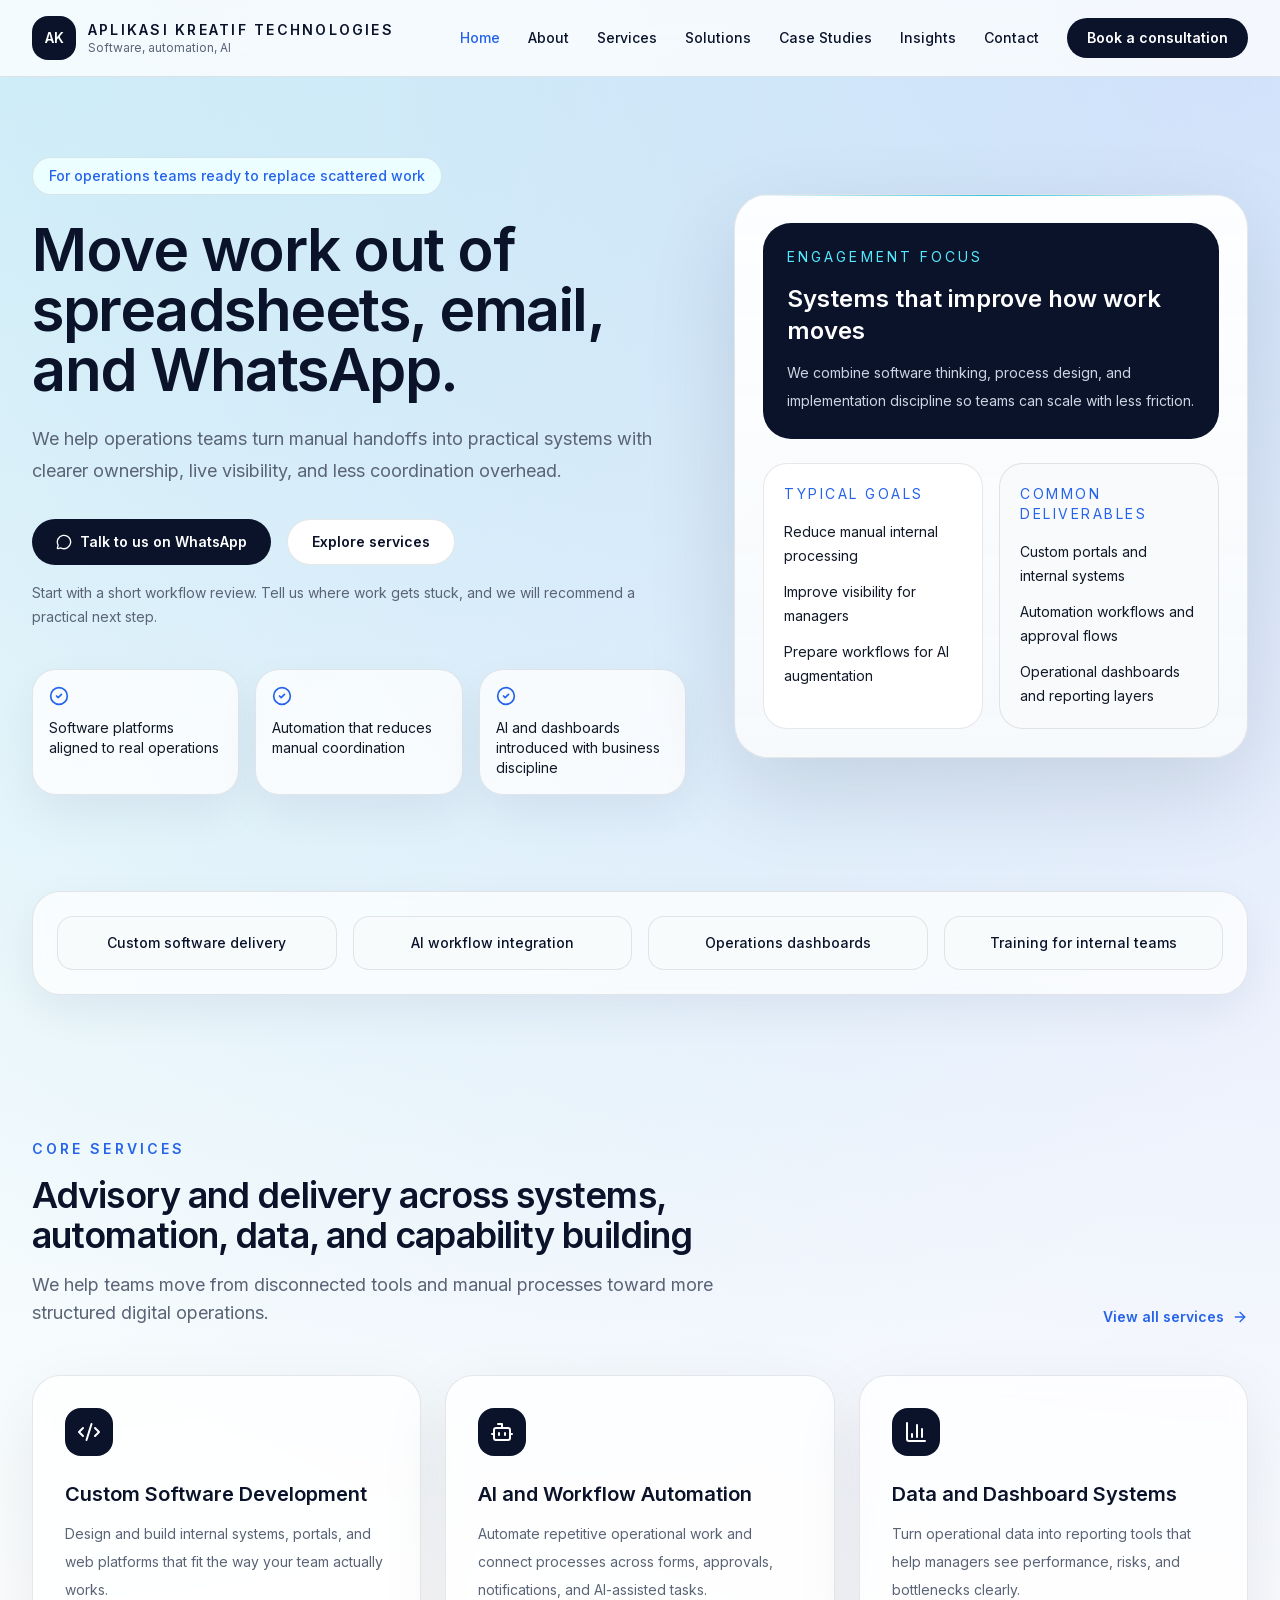
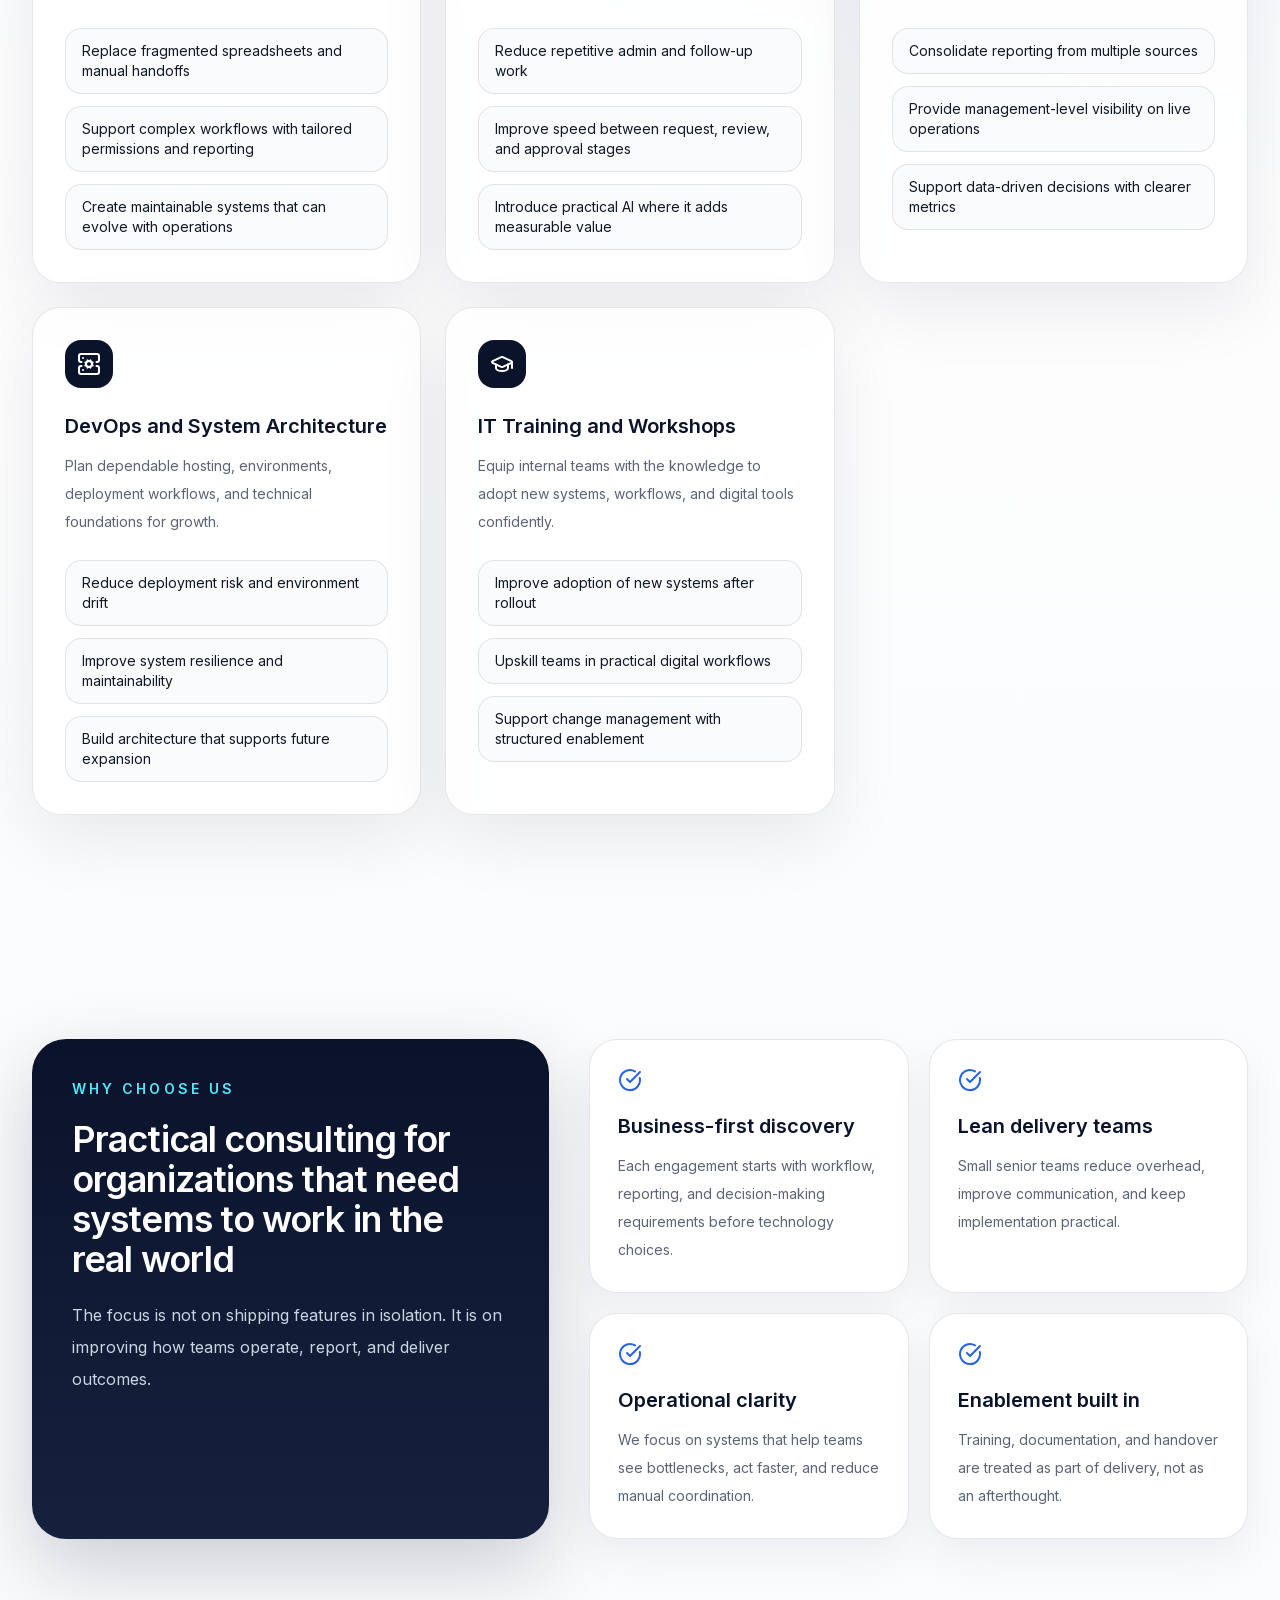
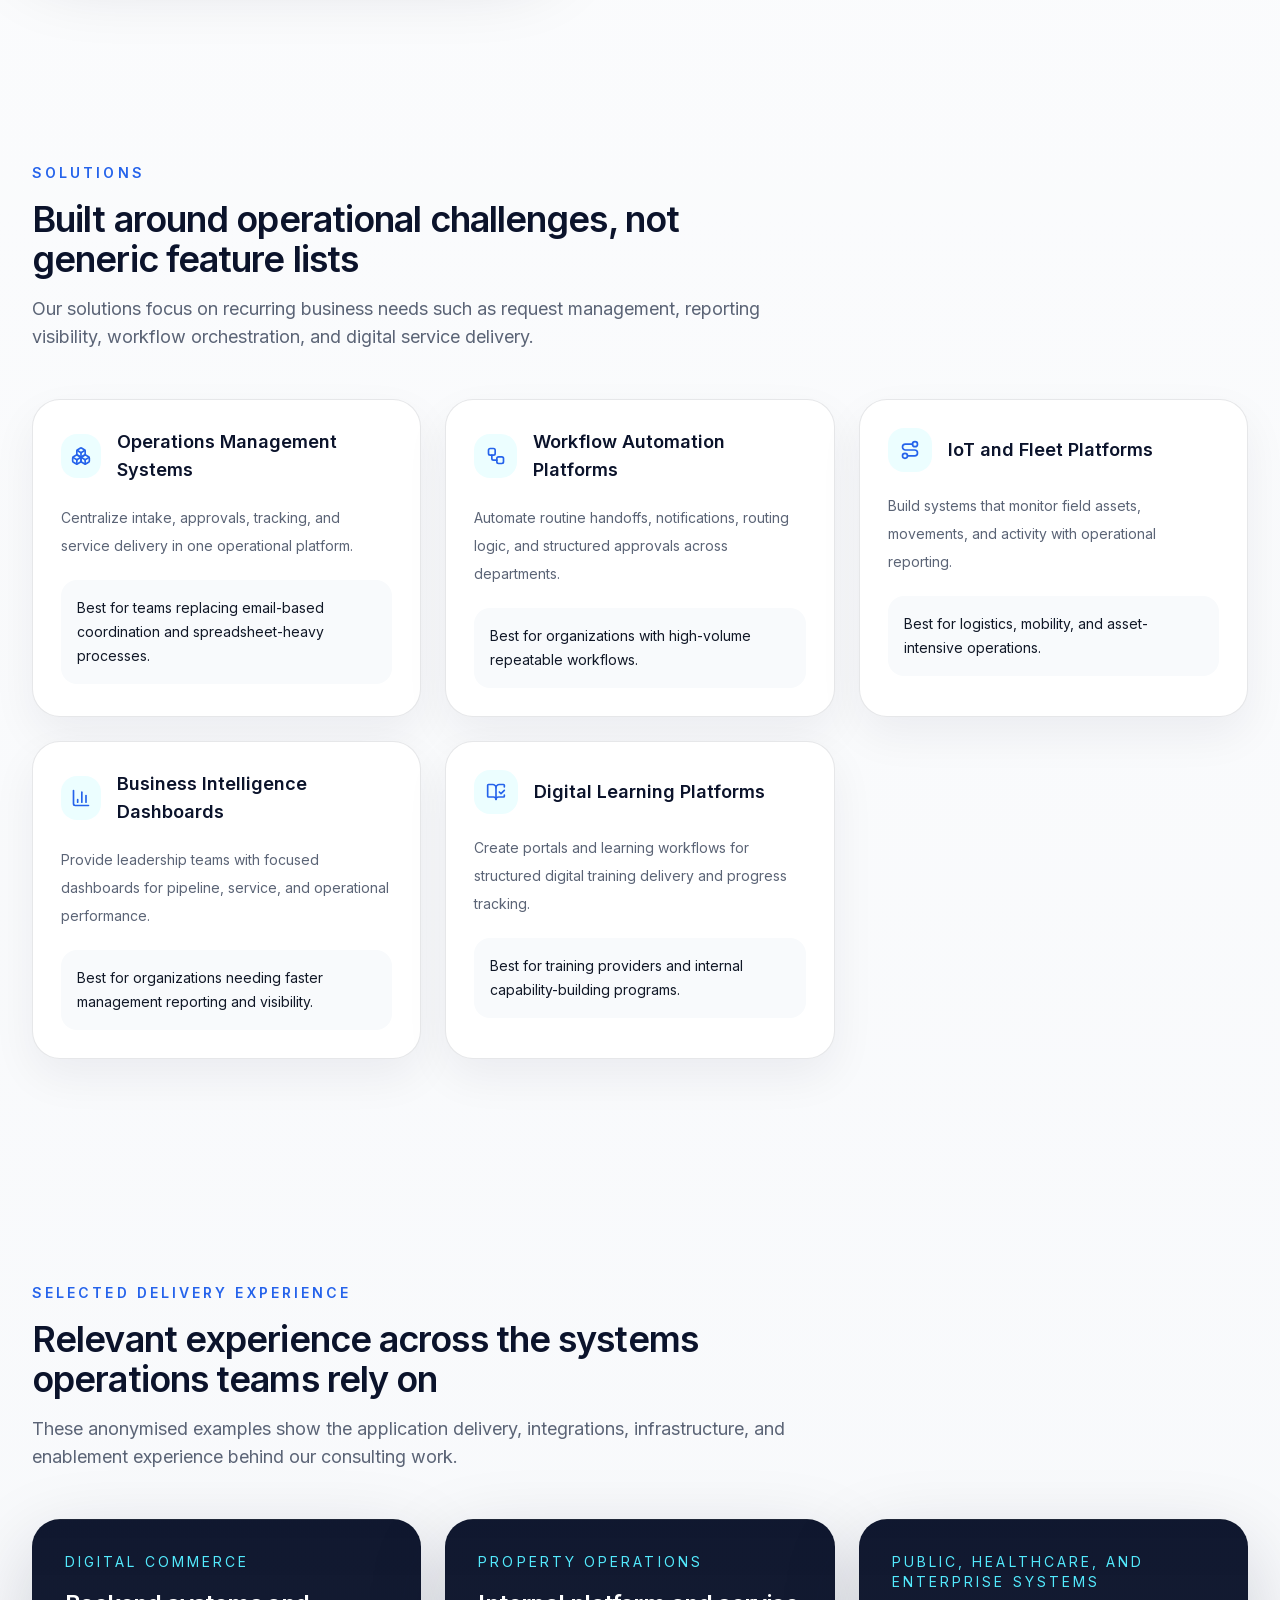
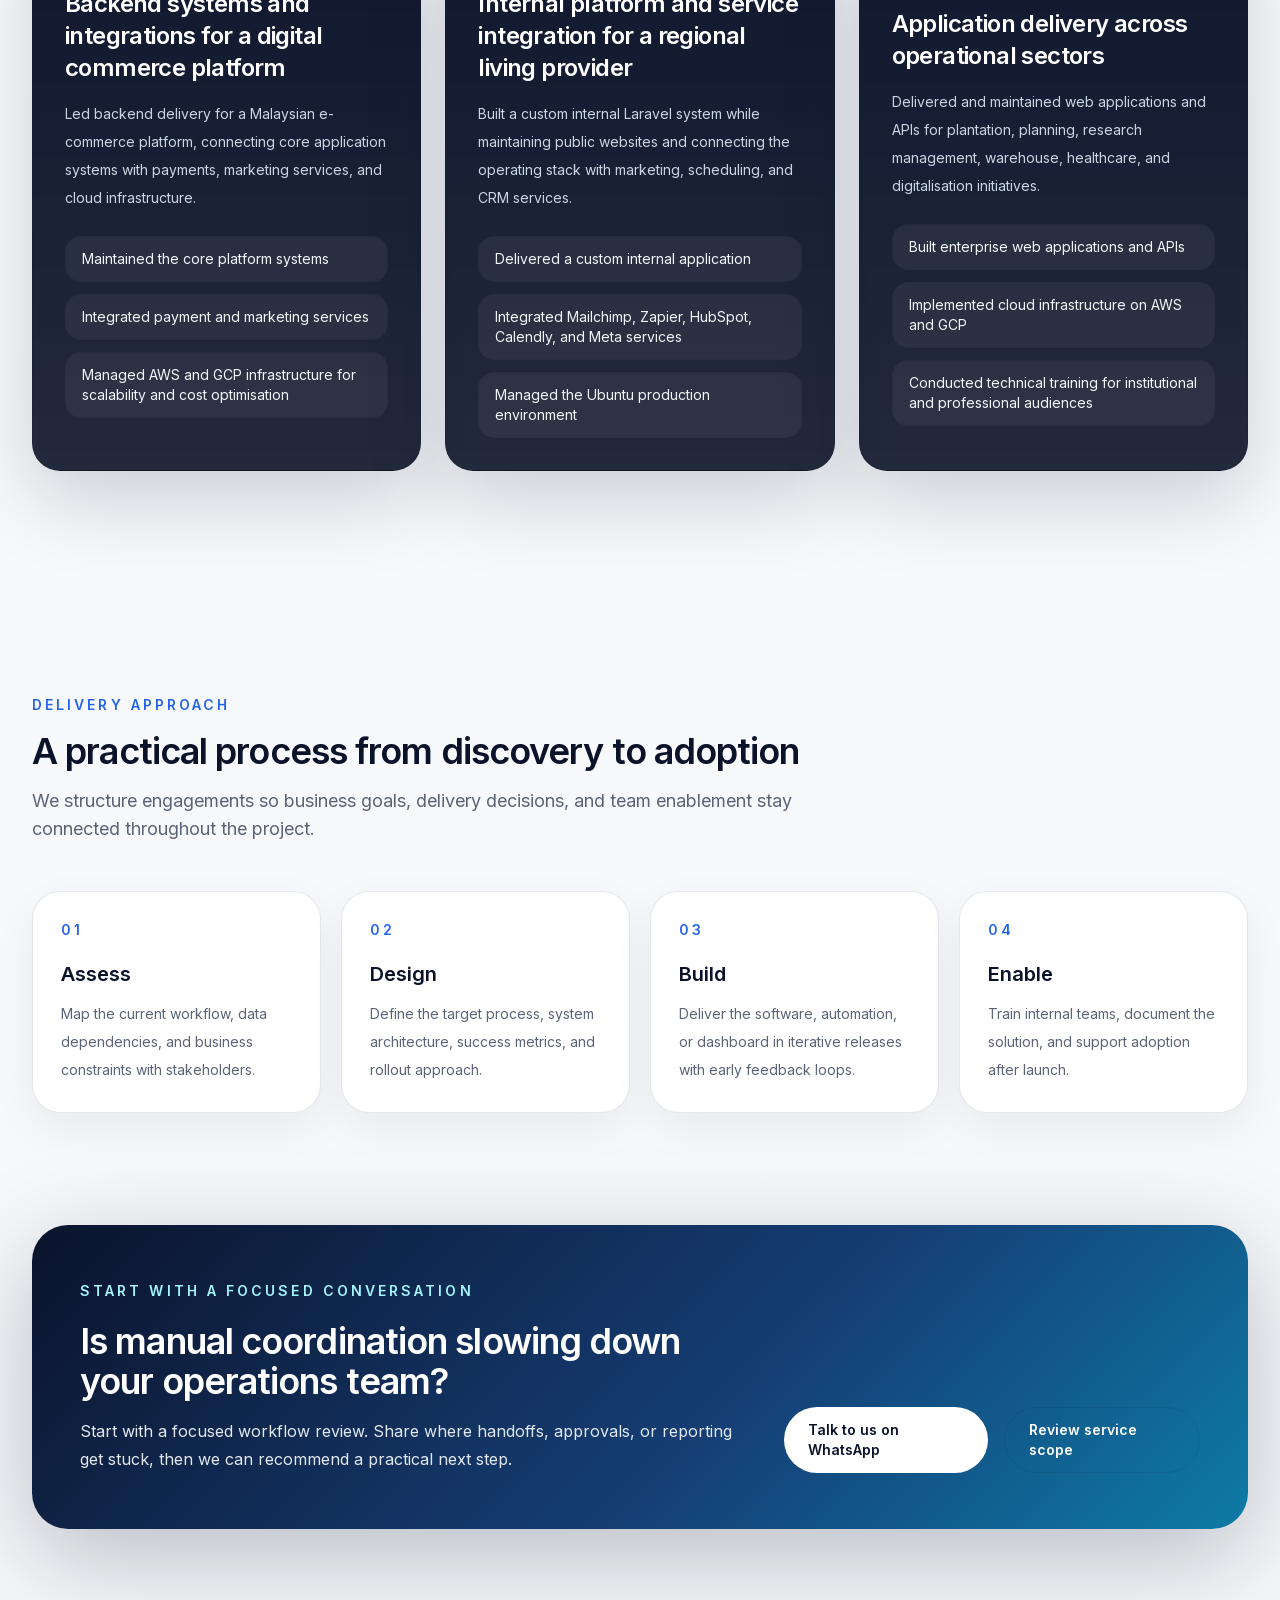
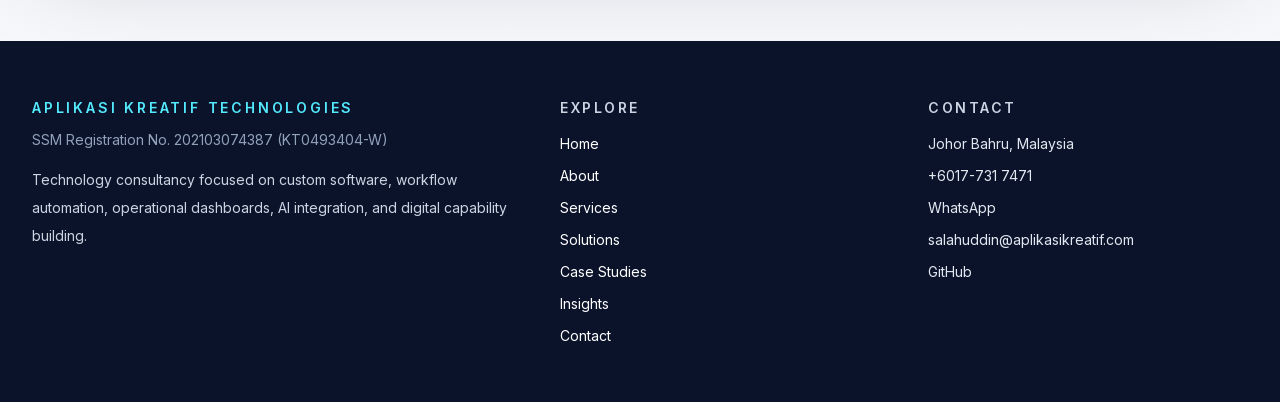
<file: index.html>
<!DOCTYPE html><!--Fv5k9sn8lTZWfgPA54BER--><html lang="en"><head><meta charSet="utf-8"/><meta name="viewport" content="width=device-width, initial-scale=1"/><link rel="preload" href="/_next/static/media/83afe278b6a6bb3c-s.p.3a6ba036.woff2" as="font" crossorigin="" type="font/woff2"/><link rel="stylesheet" href="/_next/static/chunks/cc5685dd130d1ed8.css" data-precedence="next"/><link rel="preload" as="script" fetchPriority="low" href="/_next/static/chunks/112057e4bacf9cea.js"/><script src="/_next/static/chunks/82abf2d65f5428ae.js" async=""></script><script src="/_next/static/chunks/f65efecd163ef00e.js" async=""></script><script src="/_next/static/chunks/69be39811437728d.js" async=""></script><script src="/_next/static/chunks/turbopack-fe18a1935a112de6.js" async=""></script><script src="/_next/static/chunks/dbd79a3f8c2d90d4.js" async=""></script><script src="/_next/static/chunks/2c5f4185e7dcd06b.js" async=""></script><script src="/_next/static/chunks/ff1a16fafef87110.js" async=""></script><script src="/_next/static/chunks/d2be314c3ece3fbe.js" async=""></script><script src="/_next/static/chunks/9111c63780fa99e5.js" async=""></script><link rel="preload" href="https://www.googletagmanager.com/gtag/js?id=G-EKGTZ4ED8S" as="script"/><meta name="next-size-adjust" content=""/><meta name="theme-color" content="#0B132B"/><title>Aplikasi Kreatif Technologies</title><meta name="description" content="Premium technology consultancy website for software development, workflow automation, dashboards, AI integration, and IT training."/><meta name="keywords" content="custom software development malaysia,AI automation malaysia,workflow automation system,dashboard development,IT training malaysia"/><link rel="canonical" href="https://aplikasikreatif.com/"/><meta property="og:title" content="Aplikasi Kreatif Technologies"/><meta property="og:description" content="Premium technology consultancy website for software development, workflow automation, dashboards, AI integration, and IT training."/><meta property="og:url" content="https://aplikasikreatif.com/"/><meta property="og:site_name" content="Aplikasi Kreatif Technologies"/><meta property="og:locale" content="en_MY"/><meta property="og:type" content="website"/><meta name="twitter:card" content="summary_large_image"/><meta name="twitter:title" content="Aplikasi Kreatif Technologies"/><meta name="twitter:description" content="Premium technology consultancy website for software development, workflow automation, dashboards, AI integration, and IT training."/><link rel="icon" href="/icon.svg?icon.4bb76738.svg" sizes="any" type="image/svg+xml"/><script src="/_next/static/chunks/a6dad97d9634a72d.js" noModule=""></script></head><body class="inter_2fe1ab3d-module__-T-KAq__variable pb-20 font-sans antialiased lg:pb-0"><div hidden=""><!--$--><!--/$--></div><div class="relative min-h-screen"><header class="sticky top-0 z-50 border-b border-white/60 bg-white/76 backdrop-blur-xl"><div class="mx-auto flex max-w-7xl items-center justify-between px-6 py-4 lg:px-8"><a class="flex items-center gap-3" href="/"><div class="flex h-11 w-11 items-center justify-center rounded-2xl bg-[var(--color-navy)] text-sm font-semibold text-white">AK</div><div><p class="text-sm font-semibold uppercase tracking-[0.16em] text-[var(--color-navy)]">Aplikasi Kreatif Technologies</p><p class="text-xs text-[var(--color-muted)]">Software, automation, AI</p></div></a><nav class="hidden items-center gap-7 lg:flex"><a class="text-sm font-medium text-[var(--color-blue)]" href="/">Home</a><a class="text-sm font-medium text-[var(--color-navy)]" href="/about/">About</a><a class="text-sm font-medium text-[var(--color-navy)]" href="/services/">Services</a><a class="text-sm font-medium text-[var(--color-navy)]" href="/solutions/">Solutions</a><a class="text-sm font-medium text-[var(--color-navy)]" href="/case-studies/">Case Studies</a><a class="text-sm font-medium text-[var(--color-navy)]" href="/insights/">Insights</a><a class="text-sm font-medium text-[var(--color-navy)]" href="/contact/">Contact</a><a class="inline-flex items-center rounded-full bg-[var(--color-navy)] px-5 py-2.5 text-sm font-semibold text-white" href="/contact/">Book a consultation</a></nav><button type="button" class="inline-flex h-11 w-11 items-center justify-center rounded-2xl border border-[var(--color-border)] bg-white text-[var(--color-navy)] lg:hidden" aria-expanded="false" aria-label="Toggle navigation menu"><svg xmlns="http://www.w3.org/2000/svg" width="24" height="24" viewBox="0 0 24 24" fill="none" stroke="currentColor" stroke-width="2" stroke-linecap="round" stroke-linejoin="round" class="lucide lucide-menu h-5 w-5" aria-hidden="true"><path d="M4 5h16"></path><path d="M4 12h16"></path><path d="M4 19h16"></path></svg></button></div></header><main><section class="pt-16 pb-12 sm:pt-20 sm:pb-16"><div class="mx-auto grid max-w-7xl gap-12 px-6 lg:grid-cols-[1.12fr_0.88fr] lg:items-center lg:px-8"><div><div class="inline-flex items-center gap-2 rounded-full border border-cyan-200 bg-cyan-50 px-4 py-2 text-sm font-medium text-[var(--color-blue)]" style="opacity:0;transform:translateY(12px)">For operations teams ready to replace scattered work</div><h1 class="mt-6 text-5xl font-semibold tracking-tight text-[var(--color-navy)] sm:text-6xl" style="opacity:0;transform:translateY(18px)">Move work out of spreadsheets, email, and WhatsApp.</h1><p class="mt-6 max-w-2xl text-base leading-8 text-[var(--color-muted)] sm:text-lg" style="opacity:0;transform:translateY(18px)">We help operations teams turn manual handoffs into practical systems with clearer ownership, live visibility, and less coordination overhead.</p><div class="mt-8 flex flex-col gap-4 sm:flex-row" style="opacity:0;transform:translateY(18px)"><a class="inline-flex items-center justify-center gap-2 rounded-full bg-[var(--color-navy)] px-6 py-3 text-sm font-semibold text-white" href="https://wa.me/60177317471" target="_blank" rel="noreferrer"><svg xmlns="http://www.w3.org/2000/svg" width="24" height="24" viewBox="0 0 24 24" fill="none" stroke="currentColor" stroke-width="2" stroke-linecap="round" stroke-linejoin="round" class="lucide lucide-message-circle h-4 w-4" aria-hidden="true"><path d="M2.992 16.342a2 2 0 0 1 .094 1.167l-1.065 3.29a1 1 0 0 0 1.236 1.168l3.413-.998a2 2 0 0 1 1.099.092 10 10 0 1 0-4.777-4.719"></path></svg>Talk to us on WhatsApp</a><a class="inline-flex items-center justify-center rounded-full border border-[var(--color-border)] bg-white px-6 py-3 text-sm font-semibold text-[var(--color-navy)]" href="/services/">Explore services</a></div><p class="mt-4 text-sm leading-6 text-[var(--color-muted)]">Start with a short workflow review. Tell us where work gets stuck, and we will recommend a practical next step.</p><div class="mt-10 grid gap-4 sm:grid-cols-3" style="opacity:0;transform:translateY(18px)"><div class="rounded-[24px] border border-white/60 bg-white/78 p-4 text-sm text-[var(--color-foreground)] shadow-[0_18px_44px_rgba(11,19,43,0.06)]"><svg xmlns="http://www.w3.org/2000/svg" width="24" height="24" viewBox="0 0 24 24" fill="none" stroke="currentColor" stroke-width="2" stroke-linecap="round" stroke-linejoin="round" class="lucide lucide-circle-check mb-3 h-5 w-5 text-[var(--color-blue)]" aria-hidden="true"><circle cx="12" cy="12" r="10"></circle><path d="m9 12 2 2 4-4"></path></svg>Software platforms aligned to real operations</div><div class="rounded-[24px] border border-white/60 bg-white/78 p-4 text-sm text-[var(--color-foreground)] shadow-[0_18px_44px_rgba(11,19,43,0.06)]"><svg xmlns="http://www.w3.org/2000/svg" width="24" height="24" viewBox="0 0 24 24" fill="none" stroke="currentColor" stroke-width="2" stroke-linecap="round" stroke-linejoin="round" class="lucide lucide-circle-check mb-3 h-5 w-5 text-[var(--color-blue)]" aria-hidden="true"><circle cx="12" cy="12" r="10"></circle><path d="m9 12 2 2 4-4"></path></svg>Automation that reduces manual coordination</div><div class="rounded-[24px] border border-white/60 bg-white/78 p-4 text-sm text-[var(--color-foreground)] shadow-[0_18px_44px_rgba(11,19,43,0.06)]"><svg xmlns="http://www.w3.org/2000/svg" width="24" height="24" viewBox="0 0 24 24" fill="none" stroke="currentColor" stroke-width="2" stroke-linecap="round" stroke-linejoin="round" class="lucide lucide-circle-check mb-3 h-5 w-5 text-[var(--color-blue)]" aria-hidden="true"><circle cx="12" cy="12" r="10"></circle><path d="m9 12 2 2 4-4"></path></svg>AI and dashboards introduced with business discipline</div></div></div><div class="relative overflow-hidden rounded-[34px] border border-white/60 bg-[linear-gradient(180deg,rgba(255,255,255,0.95),rgba(248,250,252,0.92))] p-7 shadow-[0_32px_90px_rgba(11,19,43,0.12)]" style="opacity:0;transform:translateY(20px) scale(0.98)"><div class="absolute inset-x-0 top-0 h-px bg-[linear-gradient(90deg,transparent,rgba(6,182,212,0.8),transparent)]"></div><div class="rounded-[28px] bg-[var(--color-navy)] p-6 text-white"><p class="text-sm uppercase tracking-[0.22em] text-cyan-300">Engagement focus</p><h2 class="mt-4 text-2xl font-semibold">Systems that improve how work moves</h2><p class="mt-3 text-sm leading-7 text-slate-300">We combine software thinking, process design, and implementation discipline so teams can scale with less friction.</p></div><div class="mt-6 grid gap-4 md:grid-cols-2"><div class="rounded-[24px] border border-[var(--color-border)] bg-white p-5"><p class="text-sm uppercase tracking-[0.18em] text-[var(--color-blue)]">Typical goals</p><ul class="mt-4 space-y-3 text-sm leading-6 text-[var(--color-foreground)]"><li>Reduce manual internal processing</li><li>Improve visibility for managers</li><li>Prepare workflows for AI augmentation</li></ul></div><div class="rounded-[24px] border border-[var(--color-border)] bg-slate-50 p-5"><p class="text-sm uppercase tracking-[0.18em] text-[var(--color-blue)]">Common deliverables</p><ul class="mt-4 space-y-3 text-sm leading-6 text-[var(--color-foreground)]"><li>Custom portals and internal systems</li><li>Automation workflows and approval flows</li><li>Operational dashboards and reporting layers</li></ul></div></div></div></div></section><section class="py-8"><div class="mx-auto max-w-7xl px-6 lg:px-8"><div class="rounded-[28px] border border-white/50 bg-white/72 px-6 py-6 shadow-[0_16px_44px_rgba(11,19,43,0.06)] backdrop-blur"><div class="grid gap-4 text-sm font-medium text-[var(--color-navy)] sm:grid-cols-2 xl:grid-cols-4"><div class="rounded-2xl border border-[var(--color-border)] bg-slate-50/80 px-4 py-4 text-center">Custom software delivery</div><div class="rounded-2xl border border-[var(--color-border)] bg-slate-50/80 px-4 py-4 text-center">AI workflow integration</div><div class="rounded-2xl border border-[var(--color-border)] bg-slate-50/80 px-4 py-4 text-center">Operations dashboards</div><div class="rounded-2xl border border-[var(--color-border)] bg-slate-50/80 px-4 py-4 text-center">Training for internal teams</div></div></div></div></section><section id="services" class="py-24 sm:py-28"><div class="mx-auto max-w-7xl px-6 lg:px-8"><div class="flex flex-col gap-8 lg:flex-row lg:items-end lg:justify-between"><div class="max-w-3xl"><p class="text-sm font-semibold uppercase tracking-[0.22em] text-[var(--color-blue)]">Core services</p><h2 class="mt-4 text-3xl font-semibold tracking-tight text-[var(--color-navy)] sm:text-4xl">Advisory and delivery across systems, automation, data, and capability building</h2><p class="mt-4 text-base leading-7 text-[var(--color-muted)] sm:text-lg">We help teams move from disconnected tools and manual processes toward more structured digital operations.</p></div><a class="inline-flex items-center gap-2 text-sm font-semibold text-[var(--color-blue)]" href="/services/">View all services<svg xmlns="http://www.w3.org/2000/svg" width="24" height="24" viewBox="0 0 24 24" fill="none" stroke="currentColor" stroke-width="2" stroke-linecap="round" stroke-linejoin="round" class="lucide lucide-arrow-right h-4 w-4" aria-hidden="true"><path d="M5 12h14"></path><path d="m12 5 7 7-7 7"></path></svg></a></div><div class="mt-12 grid gap-6 lg:grid-cols-2 xl:grid-cols-3"><article class="rounded-[28px] border border-white/60 bg-white/78 p-8 shadow-[0_24px_70px_rgba(11,19,43,0.08)] backdrop-blur"><div class="flex h-12 w-12 items-center justify-center rounded-2xl bg-[var(--color-navy)] text-white"><svg xmlns="http://www.w3.org/2000/svg" width="24" height="24" viewBox="0 0 24 24" fill="none" stroke="currentColor" stroke-width="2" stroke-linecap="round" stroke-linejoin="round" class="lucide lucide-code-xml h-6 w-6" aria-hidden="true"><path d="m18 16 4-4-4-4"></path><path d="m6 8-4 4 4 4"></path><path d="m14.5 4-5 16"></path></svg></div><h3 class="mt-6 text-xl font-semibold text-[var(--color-navy)]">Custom Software Development</h3><p class="mt-3 text-sm leading-7 text-[var(--color-muted)]">Design and build internal systems, portals, and web platforms that fit the way your team actually works.</p><ul class="mt-6 space-y-3 text-sm text-[var(--color-foreground)]"><li class="rounded-2xl border border-[var(--color-border)] bg-slate-50/80 px-4 py-3">Replace fragmented spreadsheets and manual handoffs</li><li class="rounded-2xl border border-[var(--color-border)] bg-slate-50/80 px-4 py-3">Support complex workflows with tailored permissions and reporting</li><li class="rounded-2xl border border-[var(--color-border)] bg-slate-50/80 px-4 py-3">Create maintainable systems that can evolve with operations</li></ul></article><article class="rounded-[28px] border border-white/60 bg-white/78 p-8 shadow-[0_24px_70px_rgba(11,19,43,0.08)] backdrop-blur"><div class="flex h-12 w-12 items-center justify-center rounded-2xl bg-[var(--color-navy)] text-white"><svg xmlns="http://www.w3.org/2000/svg" width="24" height="24" viewBox="0 0 24 24" fill="none" stroke="currentColor" stroke-width="2" stroke-linecap="round" stroke-linejoin="round" class="lucide lucide-bot h-6 w-6" aria-hidden="true"><path d="M12 8V4H8"></path><rect width="16" height="12" x="4" y="8" rx="2"></rect><path d="M2 14h2"></path><path d="M20 14h2"></path><path d="M15 13v2"></path><path d="M9 13v2"></path></svg></div><h3 class="mt-6 text-xl font-semibold text-[var(--color-navy)]">AI and Workflow Automation</h3><p class="mt-3 text-sm leading-7 text-[var(--color-muted)]">Automate repetitive operational work and connect processes across forms, approvals, notifications, and AI-assisted tasks.</p><ul class="mt-6 space-y-3 text-sm text-[var(--color-foreground)]"><li class="rounded-2xl border border-[var(--color-border)] bg-slate-50/80 px-4 py-3">Reduce repetitive admin and follow-up work</li><li class="rounded-2xl border border-[var(--color-border)] bg-slate-50/80 px-4 py-3">Improve speed between request, review, and approval stages</li><li class="rounded-2xl border border-[var(--color-border)] bg-slate-50/80 px-4 py-3">Introduce practical AI where it adds measurable value</li></ul></article><article class="rounded-[28px] border border-white/60 bg-white/78 p-8 shadow-[0_24px_70px_rgba(11,19,43,0.08)] backdrop-blur"><div class="flex h-12 w-12 items-center justify-center rounded-2xl bg-[var(--color-navy)] text-white"><svg xmlns="http://www.w3.org/2000/svg" width="24" height="24" viewBox="0 0 24 24" fill="none" stroke="currentColor" stroke-width="2" stroke-linecap="round" stroke-linejoin="round" class="lucide lucide-chart-column h-6 w-6" aria-hidden="true"><path d="M3 3v16a2 2 0 0 0 2 2h16"></path><path d="M18 17V9"></path><path d="M13 17V5"></path><path d="M8 17v-3"></path></svg></div><h3 class="mt-6 text-xl font-semibold text-[var(--color-navy)]">Data and Dashboard Systems</h3><p class="mt-3 text-sm leading-7 text-[var(--color-muted)]">Turn operational data into reporting tools that help managers see performance, risks, and bottlenecks clearly.</p><ul class="mt-6 space-y-3 text-sm text-[var(--color-foreground)]"><li class="rounded-2xl border border-[var(--color-border)] bg-slate-50/80 px-4 py-3">Consolidate reporting from multiple sources</li><li class="rounded-2xl border border-[var(--color-border)] bg-slate-50/80 px-4 py-3">Provide management-level visibility on live operations</li><li class="rounded-2xl border border-[var(--color-border)] bg-slate-50/80 px-4 py-3">Support data-driven decisions with clearer metrics</li></ul></article><article class="rounded-[28px] border border-white/60 bg-white/78 p-8 shadow-[0_24px_70px_rgba(11,19,43,0.08)] backdrop-blur"><div class="flex h-12 w-12 items-center justify-center rounded-2xl bg-[var(--color-navy)] text-white"><svg xmlns="http://www.w3.org/2000/svg" width="24" height="24" viewBox="0 0 24 24" fill="none" stroke="currentColor" stroke-width="2" stroke-linecap="round" stroke-linejoin="round" class="lucide lucide-server-cog h-6 w-6" aria-hidden="true"><path d="m10.852 14.772-.383.923"></path><path d="M13.148 14.772a3 3 0 1 0-2.296-5.544l-.383-.923"></path><path d="m13.148 9.228.383-.923"></path><path d="m13.53 15.696-.382-.924a3 3 0 1 1-2.296-5.544"></path><path d="m14.772 10.852.923-.383"></path><path d="m14.772 13.148.923.383"></path><path d="M4.5 10H4a2 2 0 0 1-2-2V4a2 2 0 0 1 2-2h16a2 2 0 0 1 2 2v4a2 2 0 0 1-2 2h-.5"></path><path d="M4.5 14H4a2 2 0 0 0-2 2v4a2 2 0 0 0 2 2h16a2 2 0 0 0 2-2v-4a2 2 0 0 0-2-2h-.5"></path><path d="M6 18h.01"></path><path d="M6 6h.01"></path><path d="m9.228 10.852-.923-.383"></path><path d="m9.228 13.148-.923.383"></path></svg></div><h3 class="mt-6 text-xl font-semibold text-[var(--color-navy)]">DevOps and System Architecture</h3><p class="mt-3 text-sm leading-7 text-[var(--color-muted)]">Plan dependable hosting, environments, deployment workflows, and technical foundations for growth.</p><ul class="mt-6 space-y-3 text-sm text-[var(--color-foreground)]"><li class="rounded-2xl border border-[var(--color-border)] bg-slate-50/80 px-4 py-3">Reduce deployment risk and environment drift</li><li class="rounded-2xl border border-[var(--color-border)] bg-slate-50/80 px-4 py-3">Improve system resilience and maintainability</li><li class="rounded-2xl border border-[var(--color-border)] bg-slate-50/80 px-4 py-3">Build architecture that supports future expansion</li></ul></article><article class="rounded-[28px] border border-white/60 bg-white/78 p-8 shadow-[0_24px_70px_rgba(11,19,43,0.08)] backdrop-blur"><div class="flex h-12 w-12 items-center justify-center rounded-2xl bg-[var(--color-navy)] text-white"><svg xmlns="http://www.w3.org/2000/svg" width="24" height="24" viewBox="0 0 24 24" fill="none" stroke="currentColor" stroke-width="2" stroke-linecap="round" stroke-linejoin="round" class="lucide lucide-graduation-cap h-6 w-6" aria-hidden="true"><path d="M21.42 10.922a1 1 0 0 0-.019-1.838L12.83 5.18a2 2 0 0 0-1.66 0L2.6 9.08a1 1 0 0 0 0 1.832l8.57 3.908a2 2 0 0 0 1.66 0z"></path><path d="M22 10v6"></path><path d="M6 12.5V16a6 3 0 0 0 12 0v-3.5"></path></svg></div><h3 class="mt-6 text-xl font-semibold text-[var(--color-navy)]">IT Training and Workshops</h3><p class="mt-3 text-sm leading-7 text-[var(--color-muted)]">Equip internal teams with the knowledge to adopt new systems, workflows, and digital tools confidently.</p><ul class="mt-6 space-y-3 text-sm text-[var(--color-foreground)]"><li class="rounded-2xl border border-[var(--color-border)] bg-slate-50/80 px-4 py-3">Improve adoption of new systems after rollout</li><li class="rounded-2xl border border-[var(--color-border)] bg-slate-50/80 px-4 py-3">Upskill teams in practical digital workflows</li><li class="rounded-2xl border border-[var(--color-border)] bg-slate-50/80 px-4 py-3">Support change management with structured enablement</li></ul></article></div></div></section><section class="py-24 sm:py-28"><div class="mx-auto grid max-w-7xl gap-10 px-6 lg:grid-cols-[0.88fr_1.12fr] lg:px-8"><div class="rounded-[34px] bg-[linear-gradient(180deg,#0B132B,#16213E)] p-8 text-white shadow-[0_28px_80px_rgba(11,19,43,0.2)] sm:p-10"><p class="text-sm font-semibold uppercase tracking-[0.22em] text-cyan-300">Why choose us</p><h2 class="mt-5 text-3xl font-semibold tracking-tight sm:text-4xl">Practical consulting for organizations that need systems to work in the real world</h2><p class="mt-5 text-base leading-8 text-slate-300">The focus is not on shipping features in isolation. It is on improving how teams operate, report, and deliver outcomes.</p></div><div class="grid gap-5 sm:grid-cols-2"><article class="rounded-[28px] border border-[var(--color-border)] bg-white p-7 shadow-[0_16px_44px_rgba(11,19,43,0.06)]"><svg xmlns="http://www.w3.org/2000/svg" width="24" height="24" viewBox="0 0 24 24" fill="none" stroke="currentColor" stroke-width="2" stroke-linecap="round" stroke-linejoin="round" class="lucide lucide-circle-check-big h-6 w-6 text-[var(--color-blue)]" aria-hidden="true"><path d="M21.801 10A10 10 0 1 1 17 3.335"></path><path d="m9 11 3 3L22 4"></path></svg><h3 class="mt-5 text-xl font-semibold text-[var(--color-navy)]">Business-first discovery</h3><p class="mt-3 text-sm leading-7 text-[var(--color-muted)]">Each engagement starts with workflow, reporting, and decision-making requirements before technology choices.</p></article><article class="rounded-[28px] border border-[var(--color-border)] bg-white p-7 shadow-[0_16px_44px_rgba(11,19,43,0.06)]"><svg xmlns="http://www.w3.org/2000/svg" width="24" height="24" viewBox="0 0 24 24" fill="none" stroke="currentColor" stroke-width="2" stroke-linecap="round" stroke-linejoin="round" class="lucide lucide-circle-check-big h-6 w-6 text-[var(--color-blue)]" aria-hidden="true"><path d="M21.801 10A10 10 0 1 1 17 3.335"></path><path d="m9 11 3 3L22 4"></path></svg><h3 class="mt-5 text-xl font-semibold text-[var(--color-navy)]">Lean delivery teams</h3><p class="mt-3 text-sm leading-7 text-[var(--color-muted)]">Small senior teams reduce overhead, improve communication, and keep implementation practical.</p></article><article class="rounded-[28px] border border-[var(--color-border)] bg-white p-7 shadow-[0_16px_44px_rgba(11,19,43,0.06)]"><svg xmlns="http://www.w3.org/2000/svg" width="24" height="24" viewBox="0 0 24 24" fill="none" stroke="currentColor" stroke-width="2" stroke-linecap="round" stroke-linejoin="round" class="lucide lucide-circle-check-big h-6 w-6 text-[var(--color-blue)]" aria-hidden="true"><path d="M21.801 10A10 10 0 1 1 17 3.335"></path><path d="m9 11 3 3L22 4"></path></svg><h3 class="mt-5 text-xl font-semibold text-[var(--color-navy)]">Operational clarity</h3><p class="mt-3 text-sm leading-7 text-[var(--color-muted)]">We focus on systems that help teams see bottlenecks, act faster, and reduce manual coordination.</p></article><article class="rounded-[28px] border border-[var(--color-border)] bg-white p-7 shadow-[0_16px_44px_rgba(11,19,43,0.06)]"><svg xmlns="http://www.w3.org/2000/svg" width="24" height="24" viewBox="0 0 24 24" fill="none" stroke="currentColor" stroke-width="2" stroke-linecap="round" stroke-linejoin="round" class="lucide lucide-circle-check-big h-6 w-6 text-[var(--color-blue)]" aria-hidden="true"><path d="M21.801 10A10 10 0 1 1 17 3.335"></path><path d="m9 11 3 3L22 4"></path></svg><h3 class="mt-5 text-xl font-semibold text-[var(--color-navy)]">Enablement built in</h3><p class="mt-3 text-sm leading-7 text-[var(--color-muted)]">Training, documentation, and handover are treated as part of delivery, not as an afterthought.</p></article></div></div></section><section id="solutions" class="py-24 sm:py-28"><div class="mx-auto max-w-7xl px-6 lg:px-8"><div class="max-w-3xl"><p class="text-sm font-semibold uppercase tracking-[0.22em] text-[var(--color-blue)]">Solutions</p><h2 class="mt-4 text-3xl font-semibold tracking-tight text-[var(--color-navy)] sm:text-4xl">Built around operational challenges, not generic feature lists</h2><p class="mt-4 text-base leading-7 text-[var(--color-muted)] sm:text-lg">Our solutions focus on recurring business needs such as request management, reporting visibility, workflow orchestration, and digital service delivery.</p></div><div class="mt-12 grid gap-6 lg:grid-cols-2 xl:grid-cols-3"><article class="rounded-[28px] border border-[var(--color-border)] bg-white p-7 shadow-[0_18px_45px_rgba(11,19,43,0.06)]"><div class="flex items-center gap-4"><div class="flex h-11 w-11 items-center justify-center rounded-2xl bg-cyan-50 text-[var(--color-blue)]"><svg xmlns="http://www.w3.org/2000/svg" width="24" height="24" viewBox="0 0 24 24" fill="none" stroke="currentColor" stroke-width="2" stroke-linecap="round" stroke-linejoin="round" class="lucide lucide-boxes h-5 w-5" aria-hidden="true"><path d="M2.97 12.92A2 2 0 0 0 2 14.63v3.24a2 2 0 0 0 .97 1.71l3 1.8a2 2 0 0 0 2.06 0L12 19v-5.5l-5-3-4.03 2.42Z"></path><path d="m7 16.5-4.74-2.85"></path><path d="m7 16.5 5-3"></path><path d="M7 16.5v5.17"></path><path d="M12 13.5V19l3.97 2.38a2 2 0 0 0 2.06 0l3-1.8a2 2 0 0 0 .97-1.71v-3.24a2 2 0 0 0-.97-1.71L17 10.5l-5 3Z"></path><path d="m17 16.5-5-3"></path><path d="m17 16.5 4.74-2.85"></path><path d="M17 16.5v5.17"></path><path d="M7.97 4.42A2 2 0 0 0 7 6.13v4.37l5 3 5-3V6.13a2 2 0 0 0-.97-1.71l-3-1.8a2 2 0 0 0-2.06 0l-3 1.8Z"></path><path d="M12 8 7.26 5.15"></path><path d="m12 8 4.74-2.85"></path><path d="M12 13.5V8"></path></svg></div><h3 class="text-lg font-semibold text-[var(--color-navy)]">Operations Management Systems</h3></div><p class="mt-5 text-sm leading-7 text-[var(--color-muted)]">Centralize intake, approvals, tracking, and service delivery in one operational platform.</p><p class="mt-5 rounded-2xl bg-slate-50 px-4 py-4 text-sm leading-6 text-[var(--color-foreground)]">Best for teams replacing email-based coordination and spreadsheet-heavy processes.</p></article><article class="rounded-[28px] border border-[var(--color-border)] bg-white p-7 shadow-[0_18px_45px_rgba(11,19,43,0.06)]"><div class="flex items-center gap-4"><div class="flex h-11 w-11 items-center justify-center rounded-2xl bg-cyan-50 text-[var(--color-blue)]"><svg xmlns="http://www.w3.org/2000/svg" width="24" height="24" viewBox="0 0 24 24" fill="none" stroke="currentColor" stroke-width="2" stroke-linecap="round" stroke-linejoin="round" class="lucide lucide-workflow h-5 w-5" aria-hidden="true"><rect width="8" height="8" x="3" y="3" rx="2"></rect><path d="M7 11v4a2 2 0 0 0 2 2h4"></path><rect width="8" height="8" x="13" y="13" rx="2"></rect></svg></div><h3 class="text-lg font-semibold text-[var(--color-navy)]">Workflow Automation Platforms</h3></div><p class="mt-5 text-sm leading-7 text-[var(--color-muted)]">Automate routine handoffs, notifications, routing logic, and structured approvals across departments.</p><p class="mt-5 rounded-2xl bg-slate-50 px-4 py-4 text-sm leading-6 text-[var(--color-foreground)]">Best for organizations with high-volume repeatable workflows.</p></article><article class="rounded-[28px] border border-[var(--color-border)] bg-white p-7 shadow-[0_18px_45px_rgba(11,19,43,0.06)]"><div class="flex items-center gap-4"><div class="flex h-11 w-11 items-center justify-center rounded-2xl bg-cyan-50 text-[var(--color-blue)]"><svg xmlns="http://www.w3.org/2000/svg" width="24" height="24" viewBox="0 0 24 24" fill="none" stroke="currentColor" stroke-width="2" stroke-linecap="round" stroke-linejoin="round" class="lucide lucide-route h-5 w-5" aria-hidden="true"><circle cx="6" cy="19" r="3"></circle><path d="M9 19h8.5a3.5 3.5 0 0 0 0-7h-11a3.5 3.5 0 0 1 0-7H15"></path><circle cx="18" cy="5" r="3"></circle></svg></div><h3 class="text-lg font-semibold text-[var(--color-navy)]">IoT and Fleet Platforms</h3></div><p class="mt-5 text-sm leading-7 text-[var(--color-muted)]">Build systems that monitor field assets, movements, and activity with operational reporting.</p><p class="mt-5 rounded-2xl bg-slate-50 px-4 py-4 text-sm leading-6 text-[var(--color-foreground)]">Best for logistics, mobility, and asset-intensive operations.</p></article><article class="rounded-[28px] border border-[var(--color-border)] bg-white p-7 shadow-[0_18px_45px_rgba(11,19,43,0.06)]"><div class="flex items-center gap-4"><div class="flex h-11 w-11 items-center justify-center rounded-2xl bg-cyan-50 text-[var(--color-blue)]"><svg xmlns="http://www.w3.org/2000/svg" width="24" height="24" viewBox="0 0 24 24" fill="none" stroke="currentColor" stroke-width="2" stroke-linecap="round" stroke-linejoin="round" class="lucide lucide-chart-column h-5 w-5" aria-hidden="true"><path d="M3 3v16a2 2 0 0 0 2 2h16"></path><path d="M18 17V9"></path><path d="M13 17V5"></path><path d="M8 17v-3"></path></svg></div><h3 class="text-lg font-semibold text-[var(--color-navy)]">Business Intelligence Dashboards</h3></div><p class="mt-5 text-sm leading-7 text-[var(--color-muted)]">Provide leadership teams with focused dashboards for pipeline, service, and operational performance.</p><p class="mt-5 rounded-2xl bg-slate-50 px-4 py-4 text-sm leading-6 text-[var(--color-foreground)]">Best for organizations needing faster management reporting and visibility.</p></article><article class="rounded-[28px] border border-[var(--color-border)] bg-white p-7 shadow-[0_18px_45px_rgba(11,19,43,0.06)]"><div class="flex items-center gap-4"><div class="flex h-11 w-11 items-center justify-center rounded-2xl bg-cyan-50 text-[var(--color-blue)]"><svg xmlns="http://www.w3.org/2000/svg" width="24" height="24" viewBox="0 0 24 24" fill="none" stroke="currentColor" stroke-width="2" stroke-linecap="round" stroke-linejoin="round" class="lucide lucide-book-open-check h-5 w-5" aria-hidden="true"><path d="M12 21V7"></path><path d="m16 12 2 2 4-4"></path><path d="M22 6V4a1 1 0 0 0-1-1h-5a4 4 0 0 0-4 4 4 4 0 0 0-4-4H3a1 1 0 0 0-1 1v13a1 1 0 0 0 1 1h6a3 3 0 0 1 3 3 3 3 0 0 1 3-3h6a1 1 0 0 0 1-1v-1.3"></path></svg></div><h3 class="text-lg font-semibold text-[var(--color-navy)]">Digital Learning Platforms</h3></div><p class="mt-5 text-sm leading-7 text-[var(--color-muted)]">Create portals and learning workflows for structured digital training delivery and progress tracking.</p><p class="mt-5 rounded-2xl bg-slate-50 px-4 py-4 text-sm leading-6 text-[var(--color-foreground)]">Best for training providers and internal capability-building programs.</p></article></div></div></section><section id="case-studies" class="py-24 sm:py-28"><div class="mx-auto max-w-7xl px-6 lg:px-8"><div class="max-w-3xl"><p class="text-sm font-semibold uppercase tracking-[0.22em] text-[var(--color-blue)]">Selected delivery experience</p><h2 class="mt-4 text-3xl font-semibold tracking-tight text-[var(--color-navy)] sm:text-4xl">Relevant experience across the systems operations teams rely on</h2><p class="mt-4 text-base leading-7 text-[var(--color-muted)] sm:text-lg">These anonymised examples show the application delivery, integrations, infrastructure, and enablement experience behind our consulting work.</p></div><div class="mt-12 grid gap-6 lg:grid-cols-3"><article class="flex h-full flex-col rounded-[28px] border border-white/60 bg-[linear-gradient(180deg,rgba(11,19,43,0.98),rgba(15,23,42,0.92))] p-8 text-white shadow-[0_28px_80px_rgba(11,19,43,0.18)]"><p class="text-sm uppercase tracking-[0.22em] text-cyan-300">Digital commerce</p><h3 class="mt-4 text-2xl font-semibold tracking-tight">Backend systems and integrations for a digital commerce platform</h3><p class="mt-4 text-sm leading-7 text-slate-300">Led backend delivery for a Malaysian e-commerce platform, connecting core application systems with payments, marketing services, and cloud infrastructure.</p><div class="mt-6 space-y-3"><div class="rounded-2xl border border-white/10 bg-white/6 px-4 py-3 text-sm text-slate-100">Maintained the core platform systems</div><div class="rounded-2xl border border-white/10 bg-white/6 px-4 py-3 text-sm text-slate-100">Integrated payment and marketing services</div><div class="rounded-2xl border border-white/10 bg-white/6 px-4 py-3 text-sm text-slate-100">Managed AWS and GCP infrastructure for scalability and cost optimisation</div></div></article><article class="flex h-full flex-col rounded-[28px] border border-white/60 bg-[linear-gradient(180deg,rgba(11,19,43,0.98),rgba(15,23,42,0.92))] p-8 text-white shadow-[0_28px_80px_rgba(11,19,43,0.18)]"><p class="text-sm uppercase tracking-[0.22em] text-cyan-300">Property operations</p><h3 class="mt-4 text-2xl font-semibold tracking-tight">Internal platform and service integration for a regional living provider</h3><p class="mt-4 text-sm leading-7 text-slate-300">Built a custom internal Laravel system while maintaining public websites and connecting the operating stack with marketing, scheduling, and CRM services.</p><div class="mt-6 space-y-3"><div class="rounded-2xl border border-white/10 bg-white/6 px-4 py-3 text-sm text-slate-100">Delivered a custom internal application</div><div class="rounded-2xl border border-white/10 bg-white/6 px-4 py-3 text-sm text-slate-100">Integrated Mailchimp, Zapier, HubSpot, Calendly, and Meta services</div><div class="rounded-2xl border border-white/10 bg-white/6 px-4 py-3 text-sm text-slate-100">Managed the Ubuntu production environment</div></div></article><article class="flex h-full flex-col rounded-[28px] border border-white/60 bg-[linear-gradient(180deg,rgba(11,19,43,0.98),rgba(15,23,42,0.92))] p-8 text-white shadow-[0_28px_80px_rgba(11,19,43,0.18)]"><p class="text-sm uppercase tracking-[0.22em] text-cyan-300">Public, healthcare, and enterprise systems</p><h3 class="mt-4 text-2xl font-semibold tracking-tight">Application delivery across operational sectors</h3><p class="mt-4 text-sm leading-7 text-slate-300">Delivered and maintained web applications and APIs for plantation, planning, research management, warehouse, healthcare, and digitalisation initiatives.</p><div class="mt-6 space-y-3"><div class="rounded-2xl border border-white/10 bg-white/6 px-4 py-3 text-sm text-slate-100">Built enterprise web applications and APIs</div><div class="rounded-2xl border border-white/10 bg-white/6 px-4 py-3 text-sm text-slate-100">Implemented cloud infrastructure on AWS and GCP</div><div class="rounded-2xl border border-white/10 bg-white/6 px-4 py-3 text-sm text-slate-100">Conducted technical training for institutional and professional audiences</div></div></article></div></div></section><section id="process" class="py-24 sm:py-28"><div class="mx-auto max-w-7xl px-6 lg:px-8"><div class="max-w-3xl"><p class="text-sm font-semibold uppercase tracking-[0.22em] text-[var(--color-blue)]">Delivery approach</p><h2 class="mt-4 text-3xl font-semibold tracking-tight text-[var(--color-navy)] sm:text-4xl">A practical process from discovery to adoption</h2><p class="mt-4 text-base leading-7 text-[var(--color-muted)] sm:text-lg">We structure engagements so business goals, delivery decisions, and team enablement stay connected throughout the project.</p></div><div class="mt-12 grid gap-5 md:grid-cols-2 xl:grid-cols-4"><article class="rounded-[28px] border border-[var(--color-border)] bg-white p-7 shadow-[0_16px_44px_rgba(11,19,43,0.06)]"><p class="text-sm font-semibold uppercase tracking-[0.2em] text-[var(--color-blue)]">01</p><h3 class="mt-5 text-xl font-semibold text-[var(--color-navy)]">Assess</h3><p class="mt-3 text-sm leading-7 text-[var(--color-muted)]">Map the current workflow, data dependencies, and business constraints with stakeholders.</p></article><article class="rounded-[28px] border border-[var(--color-border)] bg-white p-7 shadow-[0_16px_44px_rgba(11,19,43,0.06)]"><p class="text-sm font-semibold uppercase tracking-[0.2em] text-[var(--color-blue)]">02</p><h3 class="mt-5 text-xl font-semibold text-[var(--color-navy)]">Design</h3><p class="mt-3 text-sm leading-7 text-[var(--color-muted)]">Define the target process, system architecture, success metrics, and rollout approach.</p></article><article class="rounded-[28px] border border-[var(--color-border)] bg-white p-7 shadow-[0_16px_44px_rgba(11,19,43,0.06)]"><p class="text-sm font-semibold uppercase tracking-[0.2em] text-[var(--color-blue)]">03</p><h3 class="mt-5 text-xl font-semibold text-[var(--color-navy)]">Build</h3><p class="mt-3 text-sm leading-7 text-[var(--color-muted)]">Deliver the software, automation, or dashboard in iterative releases with early feedback loops.</p></article><article class="rounded-[28px] border border-[var(--color-border)] bg-white p-7 shadow-[0_16px_44px_rgba(11,19,43,0.06)]"><p class="text-sm font-semibold uppercase tracking-[0.2em] text-[var(--color-blue)]">04</p><h3 class="mt-5 text-xl font-semibold text-[var(--color-navy)]">Enable</h3><p class="mt-3 text-sm leading-7 text-[var(--color-muted)]">Train internal teams, document the solution, and support adoption after launch.</p></article></div></div></section><section class="pb-24 sm:pb-28"><div class="mx-auto max-w-7xl px-6 lg:px-8"><div class="overflow-hidden rounded-[36px] bg-[linear-gradient(135deg,#0B132B,#153E75_58%,#06B6D4_140%)] px-8 py-12 text-white shadow-[0_28px_100px_rgba(11,19,43,0.26)] sm:px-12 sm:py-14"><p class="text-sm font-semibold uppercase tracking-[0.22em] text-cyan-200">Start with a focused conversation</p><div class="mt-5 flex flex-col gap-8 lg:flex-row lg:items-end lg:justify-between"><div class="max-w-2xl"><h2 class="text-3xl font-semibold tracking-tight sm:text-4xl">Is manual coordination slowing down your operations team?</h2><p class="mt-4 text-base leading-7 text-slate-200">Start with a focused workflow review. Share where handoffs, approvals, or reporting get stuck, then we can recommend a practical next step.</p></div><div class="flex flex-col gap-4 sm:flex-row"><a class="inline-flex items-center justify-center rounded-full bg-white px-6 py-3 text-sm font-semibold text-[var(--color-navy)]" href="https://wa.me/60177317471" target="_blank" rel="noreferrer">Talk to us on WhatsApp</a><a class="inline-flex items-center justify-center rounded-full border border-white/30 px-6 py-3 text-sm font-semibold text-white" href="/services/">Review service scope</a></div></div></div></div></section><!--$--><!--/$--></main><footer class="border-t border-white/60 bg-[var(--color-navy)] py-14 text-white"><div class="mx-auto grid max-w-7xl gap-12 px-6 lg:grid-cols-[1.2fr_0.8fr_0.8fr] lg:px-8"><div><p class="text-sm font-semibold uppercase tracking-[0.2em] text-cyan-300">Aplikasi Kreatif Technologies</p><p class="mt-3 text-sm text-slate-400">SSM Registration No. <!-- -->202103074387 (KT0493404-W)</p><p class="mt-4 max-w-xl text-sm leading-7 text-slate-300">Technology consultancy focused on custom software, workflow automation, operational dashboards, AI integration, and digital capability building.</p></div><div><h2 class="text-sm font-semibold uppercase tracking-[0.18em] text-slate-300">Explore</h2><div class="mt-4 flex flex-col gap-3 text-sm text-white"><a href="/">Home</a><a href="/about/">About</a><a href="/services/">Services</a><a href="/solutions/">Solutions</a><a href="/case-studies/">Case Studies</a><a href="/insights/">Insights</a><a href="/contact/">Contact</a></div></div><div><h2 class="text-sm font-semibold uppercase tracking-[0.18em] text-slate-300">Contact</h2><div class="mt-4 flex flex-col gap-3 text-sm text-slate-200"><p class="block">Johor Bahru, Malaysia</p><a href="tel:+6017-7317471" class="block w-fit break-words text-slate-200">+6017-731 7471</a><a class="block w-fit text-slate-200" href="https://wa.me/60177317471" target="_blank" rel="noreferrer">WhatsApp</a><a href="mailto:salahuddin@aplikasikreatif.com" class="block w-fit break-all text-slate-200">salahuddin@aplikasikreatif.com</a><a href="https://github.com/aplikasikreatif" target="_blank" rel="noreferrer" class="block w-fit text-slate-200">GitHub</a></div></div></div></footer></div><div class="fixed inset-x-0 bottom-0 z-40 border-t border-[var(--color-border)] bg-white/95 px-4 py-3 shadow-[0_-12px_32px_rgba(11,19,43,0.1)] backdrop-blur lg:hidden"><a class="inline-flex w-full items-center justify-center gap-2 rounded-full bg-[var(--color-navy)] px-5 py-3 text-sm font-semibold text-white" href="https://wa.me/60177317471" target="_blank" rel="noreferrer"><svg xmlns="http://www.w3.org/2000/svg" width="24" height="24" viewBox="0 0 24 24" fill="none" stroke="currentColor" stroke-width="2" stroke-linecap="round" stroke-linejoin="round" class="lucide lucide-message-circle h-4 w-4" aria-hidden="true"><path d="M2.992 16.342a2 2 0 0 1 .094 1.167l-1.065 3.29a1 1 0 0 0 1.236 1.168l3.413-.998a2 2 0 0 1 1.099.092 10 10 0 1 0-4.777-4.719"></path></svg>Talk to us on WhatsApp</a></div><script src="/_next/static/chunks/112057e4bacf9cea.js" id="_R_" async=""></script><script>(self.__next_f=self.__next_f||[]).push([0])</script><script>self.__next_f.push([1,"1:\"$Sreact.fragment\"\n2:I[62319,[\"/_next/static/chunks/dbd79a3f8c2d90d4.js\",\"/_next/static/chunks/2c5f4185e7dcd06b.js\"],\"Navbar\"]\n3:I[39756,[\"/_next/static/chunks/ff1a16fafef87110.js\",\"/_next/static/chunks/d2be314c3ece3fbe.js\"],\"default\"]\n4:I[37457,[\"/_next/static/chunks/ff1a16fafef87110.js\",\"/_next/static/chunks/d2be314c3ece3fbe.js\"],\"default\"]\n5:I[22016,[\"/_next/static/chunks/dbd79a3f8c2d90d4.js\",\"/_next/static/chunks/2c5f4185e7dcd06b.js\",\"/_next/static/chunks/9111c63780fa99e5.js\"],\"\"]\n6:I[61119,[\"/_next/static/chunks/dbd79a3f8c2d90d4.js\",\"/_next/static/chunks/2c5f4185e7dcd06b.js\",\"/_next/static/chunks/9111c63780fa99e5.js\"],\"WhatsAppCTA\"]\nb:I[68027,[],\"default\"]\n:HL[\"/_next/static/chunks/cc5685dd130d1ed8.css\",\"style\"]\n:HL[\"/_next/static/media/83afe278b6a6bb3c-s.p.3a6ba036.woff2\",\"font\",{\"crossOrigin\":\"\",\"type\":\"font/woff2\"}]\n"])</script><script>self.__next_f.push([1,"0:{\"P\":null,\"b\":\"Fv5k9sn8lTZWfgPA54BER\",\"c\":[\"\",\"\"],\"q\":\"\",\"i\":false,\"f\":[[[\"\",{\"children\":[\"__PAGE__\",{}]},\"$undefined\",\"$undefined\",true],[[\"$\",\"$1\",\"c\",{\"children\":[[[\"$\",\"link\",\"0\",{\"rel\":\"stylesheet\",\"href\":\"/_next/static/chunks/cc5685dd130d1ed8.css\",\"precedence\":\"next\",\"crossOrigin\":\"$undefined\",\"nonce\":\"$undefined\"}],[\"$\",\"script\",\"script-0\",{\"src\":\"/_next/static/chunks/dbd79a3f8c2d90d4.js\",\"async\":true,\"nonce\":\"$undefined\"}],[\"$\",\"script\",\"script-1\",{\"src\":\"/_next/static/chunks/2c5f4185e7dcd06b.js\",\"async\":true,\"nonce\":\"$undefined\"}]],[\"$\",\"html\",null,{\"lang\":\"en\",\"children\":[\"$\",\"body\",null,{\"className\":\"inter_2fe1ab3d-module__-T-KAq__variable pb-20 font-sans antialiased lg:pb-0\",\"children\":[[\"$\",\"div\",null,{\"className\":\"relative min-h-screen\",\"children\":[[\"$\",\"$L2\",null,{}],[\"$\",\"main\",null,{\"children\":[\"$\",\"$L3\",null,{\"parallelRouterKey\":\"children\",\"error\":\"$undefined\",\"errorStyles\":\"$undefined\",\"errorScripts\":\"$undefined\",\"template\":[\"$\",\"$L4\",null,{}],\"templateStyles\":\"$undefined\",\"templateScripts\":\"$undefined\",\"notFound\":[[[\"$\",\"title\",null,{\"children\":\"404: This page could not be found.\"}],[\"$\",\"div\",null,{\"style\":{\"fontFamily\":\"system-ui,\\\"Segoe UI\\\",Roboto,Helvetica,Arial,sans-serif,\\\"Apple Color Emoji\\\",\\\"Segoe UI Emoji\\\"\",\"height\":\"100vh\",\"textAlign\":\"center\",\"display\":\"flex\",\"flexDirection\":\"column\",\"alignItems\":\"center\",\"justifyContent\":\"center\"},\"children\":[\"$\",\"div\",null,{\"children\":[[\"$\",\"style\",null,{\"dangerouslySetInnerHTML\":{\"__html\":\"body{color:#000;background:#fff;margin:0}.next-error-h1{border-right:1px solid rgba(0,0,0,.3)}@media (prefers-color-scheme:dark){body{color:#fff;background:#000}.next-error-h1{border-right:1px solid rgba(255,255,255,.3)}}\"}}],[\"$\",\"h1\",null,{\"className\":\"next-error-h1\",\"style\":{\"display\":\"inline-block\",\"margin\":\"0 20px 0 0\",\"padding\":\"0 23px 0 0\",\"fontSize\":24,\"fontWeight\":500,\"verticalAlign\":\"top\",\"lineHeight\":\"49px\"},\"children\":404}],[\"$\",\"div\",null,{\"style\":{\"display\":\"inline-block\"},\"children\":[\"$\",\"h2\",null,{\"style\":{\"fontSize\":14,\"fontWeight\":400,\"lineHeight\":\"49px\",\"margin\":0},\"children\":\"This page could not be found.\"}]}]]}]}]],[]],\"forbidden\":\"$undefined\",\"unauthorized\":\"$undefined\"}]}],[\"$\",\"footer\",null,{\"className\":\"border-t border-white/60 bg-[var(--color-navy)] py-14 text-white\",\"children\":[\"$\",\"div\",null,{\"className\":\"mx-auto grid max-w-7xl gap-12 px-6 lg:grid-cols-[1.2fr_0.8fr_0.8fr] lg:px-8\",\"children\":[[\"$\",\"div\",null,{\"children\":[[\"$\",\"p\",null,{\"className\":\"text-sm font-semibold uppercase tracking-[0.2em] text-cyan-300\",\"children\":\"Aplikasi Kreatif Technologies\"}],[\"$\",\"p\",null,{\"className\":\"mt-3 text-sm text-slate-400\",\"children\":[\"SSM Registration No. \",\"202103074387 (KT0493404-W)\"]}],[\"$\",\"p\",null,{\"className\":\"mt-4 max-w-xl text-sm leading-7 text-slate-300\",\"children\":\"Technology consultancy focused on custom software, workflow automation, operational dashboards, AI integration, and digital capability building.\"}]]}],[\"$\",\"div\",null,{\"children\":[[\"$\",\"h2\",null,{\"className\":\"text-sm font-semibold uppercase tracking-[0.18em] text-slate-300\",\"children\":\"Explore\"}],[\"$\",\"div\",null,{\"className\":\"mt-4 flex flex-col gap-3 text-sm text-white\",\"children\":[[\"$\",\"$L5\",\"/\",{\"href\":\"/\",\"children\":\"Home\"}],[\"$\",\"$L5\",\"/about\",{\"href\":\"/about\",\"children\":\"About\"}],[\"$\",\"$L5\",\"/services\",{\"href\":\"/services\",\"children\":\"Services\"}],[\"$\",\"$L5\",\"/solutions\",{\"href\":\"/solutions\",\"children\":\"Solutions\"}],[\"$\",\"$L5\",\"/case-studies\",{\"href\":\"/case-studies\",\"children\":\"Case Studies\"}],[\"$\",\"$L5\",\"/insights\",{\"href\":\"/insights\",\"children\":\"Insights\"}],[\"$\",\"$L5\",\"/contact\",{\"href\":\"/contact\",\"children\":\"Contact\"}]]}]]}],[\"$\",\"div\",null,{\"children\":[[\"$\",\"h2\",null,{\"className\":\"text-sm font-semibold uppercase tracking-[0.18em] text-slate-300\",\"children\":\"Contact\"}],[\"$\",\"div\",null,{\"className\":\"mt-4 flex flex-col gap-3 text-sm text-slate-200\",\"children\":[[\"$\",\"p\",null,{\"className\":\"block\",\"children\":\"Johor Bahru, Malaysia\"}],[\"$\",\"a\",null,{\"href\":\"tel:+6017-7317471\",\"className\":\"block w-fit break-words text-slate-200\",\"children\":\"+6017-731 7471\"}],[\"$\",\"$L6\",null,{\"location\":\"footer\",\"className\":\"block w-fit text-slate-200\",\"children\":\"WhatsApp\"}],[\"$\",\"a\",null,{\"href\":\"mailto:salahuddin@aplikasikreatif.com\",\"className\":\"block w-fit break-all text-slate-200\",\"children\":\"salahuddin@aplikasikreatif.com\"}],[\"$\",\"a\",null,{\"href\":\"https://github.com/aplikasikreatif\",\"target\":\"_blank\",\"rel\":\"noreferrer\",\"className\":\"block w-fit text-slate-200\",\"children\":\"GitHub\"}]]}]]}]]}]}]]}],[\"$\",\"div\",null,{\"className\":\"fixed inset-x-0 bottom-0 z-40 border-t border-[var(--color-border)] bg-white/95 px-4 py-3 shadow-[0_-12px_32px_rgba(11,19,43,0.1)] backdrop-blur lg:hidden\",\"children\":\"$L7\"}],\"$L8\"]}]}]]}],{\"children\":[\"$L9\",{},null,false,false]},null,false,false],\"$La\",false]],\"m\":\"$undefined\",\"G\":[\"$b\",[]],\"S\":true}\n"])</script><script>self.__next_f.push([1,"c:I[54576,[\"/_next/static/chunks/dbd79a3f8c2d90d4.js\",\"/_next/static/chunks/2c5f4185e7dcd06b.js\"],\"GoogleAnalytics\"]\nd:I[23271,[\"/_next/static/chunks/dbd79a3f8c2d90d4.js\",\"/_next/static/chunks/2c5f4185e7dcd06b.js\",\"/_next/static/chunks/9111c63780fa99e5.js\"],\"HeroSection\"]\n1b:I[97367,[\"/_next/static/chunks/ff1a16fafef87110.js\",\"/_next/static/chunks/d2be314c3ece3fbe.js\"],\"ViewportBoundary\"]\n1d:I[97367,[\"/_next/static/chunks/ff1a16fafef87110.js\",\"/_next/static/chunks/d2be314c3ece3fbe.js\"],\"MetadataBoundary\"]\n1e:\"$Sreact.suspense\"\n7:[\"$\",\"$L6\",null,{\"location\":\"mobile_sticky\",\"className\":\"inline-flex w-full items-center justify-center gap-2 rounded-full bg-[var(--color-navy)] px-5 py-3 text-sm font-semibold text-white\",\"children\":[[\"$\",\"svg\",null,{\"ref\":\"$undefined\",\"xmlns\":\"http://www.w3.org/2000/svg\",\"width\":24,\"height\":24,\"viewBox\":\"0 0 24 24\",\"fill\":\"none\",\"stroke\":\"currentColor\",\"strokeWidth\":2,\"strokeLinecap\":\"round\",\"strokeLinejoin\":\"round\",\"className\":\"lucide lucide-message-circle h-4 w-4\",\"aria-hidden\":\"true\",\"children\":[[\"$\",\"path\",\"1sd12s\",{\"d\":\"M2.992 16.342a2 2 0 0 1 .094 1.167l-1.065 3.29a1 1 0 0 0 1.236 1.168l3.413-.998a2 2 0 0 1 1.099.092 10 10 0 1 0-4.777-4.719\"}],\"$undefined\"]}],\"Talk to us on WhatsApp\"]}]\n8:[null,null,[\"$\",\"$Lc\",null,{\"gaId\":\"G-EKGTZ4ED8S\"}]]\n"])</script><script>self.__next_f.push([1,"9:[\"$\",\"$1\",\"c\",{\"children\":[[[\"$\",\"$Ld\",null,{}],[\"$\",\"section\",null,{\"className\":\"py-8\",\"children\":[\"$\",\"div\",null,{\"className\":\"mx-auto max-w-7xl px-6 lg:px-8\",\"children\":[\"$\",\"div\",null,{\"className\":\"rounded-[28px] border border-white/50 bg-white/72 px-6 py-6 shadow-[0_16px_44px_rgba(11,19,43,0.06)] backdrop-blur\",\"children\":[\"$\",\"div\",null,{\"className\":\"grid gap-4 text-sm font-medium text-[var(--color-navy)] sm:grid-cols-2 xl:grid-cols-4\",\"children\":[[\"$\",\"div\",\"Custom software delivery\",{\"className\":\"rounded-2xl border border-[var(--color-border)] bg-slate-50/80 px-4 py-4 text-center\",\"children\":\"Custom software delivery\"}],[\"$\",\"div\",\"AI workflow integration\",{\"className\":\"rounded-2xl border border-[var(--color-border)] bg-slate-50/80 px-4 py-4 text-center\",\"children\":\"AI workflow integration\"}],[\"$\",\"div\",\"Operations dashboards\",{\"className\":\"rounded-2xl border border-[var(--color-border)] bg-slate-50/80 px-4 py-4 text-center\",\"children\":\"Operations dashboards\"}],[\"$\",\"div\",\"Training for internal teams\",{\"className\":\"rounded-2xl border border-[var(--color-border)] bg-slate-50/80 px-4 py-4 text-center\",\"children\":\"Training for internal teams\"}]]}]}]}]}],[\"$\",\"section\",null,{\"id\":\"services\",\"className\":\"py-24 sm:py-28\",\"children\":[\"$\",\"div\",null,{\"className\":\"mx-auto max-w-7xl px-6 lg:px-8\",\"children\":[[\"$\",\"div\",null,{\"className\":\"flex flex-col gap-8 lg:flex-row lg:items-end lg:justify-between\",\"children\":[[\"$\",\"div\",null,{\"className\":\"max-w-3xl\",\"children\":[[\"$\",\"p\",null,{\"className\":\"text-sm font-semibold uppercase tracking-[0.22em] text-[var(--color-blue)]\",\"children\":\"Core services\"}],[\"$\",\"h2\",null,{\"className\":\"mt-4 text-3xl font-semibold tracking-tight text-[var(--color-navy)] sm:text-4xl\",\"children\":\"Advisory and delivery across systems, automation, data, and capability building\"}],[\"$\",\"p\",null,{\"className\":\"mt-4 text-base leading-7 text-[var(--color-muted)] sm:text-lg\",\"children\":\"We help teams move from disconnected tools and manual processes toward more structured digital operations.\"}]]}],[\"$\",\"$L5\",null,{\"href\":\"/services\",\"className\":\"inline-flex items-center gap-2 text-sm font-semibold text-[var(--color-blue)]\",\"children\":[\"View all services\",[\"$\",\"svg\",null,{\"ref\":\"$undefined\",\"xmlns\":\"http://www.w3.org/2000/svg\",\"width\":24,\"height\":24,\"viewBox\":\"0 0 24 24\",\"fill\":\"none\",\"stroke\":\"currentColor\",\"strokeWidth\":2,\"strokeLinecap\":\"round\",\"strokeLinejoin\":\"round\",\"className\":\"lucide lucide-arrow-right h-4 w-4\",\"aria-hidden\":\"true\",\"children\":[[\"$\",\"path\",\"1ays0h\",{\"d\":\"M5 12h14\"}],[\"$\",\"path\",\"xquz4c\",{\"d\":\"m12 5 7 7-7 7\"}],\"$undefined\"]}]]}]]}],[\"$\",\"div\",null,{\"className\":\"mt-12 grid gap-6 lg:grid-cols-2 xl:grid-cols-3\",\"children\":[[\"$\",\"article\",\"Custom Software Development\",{\"className\":\"rounded-[28px] border border-white/60 bg-white/78 p-8 shadow-[0_24px_70px_rgba(11,19,43,0.08)] backdrop-blur\",\"children\":[[\"$\",\"div\",null,{\"className\":\"flex h-12 w-12 items-center justify-center rounded-2xl bg-[var(--color-navy)] text-white\",\"children\":[\"$\",\"svg\",null,{\"ref\":\"$undefined\",\"xmlns\":\"http://www.w3.org/2000/svg\",\"width\":24,\"height\":24,\"viewBox\":\"0 0 24 24\",\"fill\":\"none\",\"stroke\":\"currentColor\",\"strokeWidth\":2,\"strokeLinecap\":\"round\",\"strokeLinejoin\":\"round\",\"className\":\"lucide lucide-code-xml h-6 w-6\",\"aria-hidden\":\"true\",\"children\":[[\"$\",\"path\",\"1inbqp\",{\"d\":\"m18 16 4-4-4-4\"}],[\"$\",\"path\",\"15zrgr\",{\"d\":\"m6 8-4 4 4 4\"}],[\"$\",\"path\",\"e7oirm\",{\"d\":\"m14.5 4-5 16\"}],\"$undefined\"]}]}],[\"$\",\"h3\",null,{\"className\":\"mt-6 text-xl font-semibold text-[var(--color-navy)]\",\"children\":\"Custom Software Development\"}],[\"$\",\"p\",null,{\"className\":\"mt-3 text-sm leading-7 text-[var(--color-muted)]\",\"children\":\"Design and build internal systems, portals, and web platforms that fit the way your team actually works.\"}],[\"$\",\"ul\",null,{\"className\":\"mt-6 space-y-3 text-sm text-[var(--color-foreground)]\",\"children\":[[\"$\",\"li\",\"Replace fragmented spreadsheets and manual handoffs\",{\"className\":\"rounded-2xl border border-[var(--color-border)] bg-slate-50/80 px-4 py-3\",\"children\":\"Replace fragmented spreadsheets and manual handoffs\"}],\"$Le\",\"$Lf\"]}]]}],\"$L10\",\"$L11\",\"$L12\",\"$L13\"]}]]}]}],\"$L14\",\"$L15\",\"$L16\",\"$L17\",\"$L18\"],[\"$L19\"],\"$L1a\"]}]\n"])</script><script>self.__next_f.push([1,"a:[\"$\",\"$1\",\"h\",{\"children\":[null,[\"$\",\"$L1b\",null,{\"children\":\"$L1c\"}],[\"$\",\"div\",null,{\"hidden\":true,\"children\":[\"$\",\"$L1d\",null,{\"children\":[\"$\",\"$1e\",null,{\"name\":\"Next.Metadata\",\"children\":\"$L1f\"}]}]}],[\"$\",\"meta\",null,{\"name\":\"next-size-adjust\",\"content\":\"\"}]]}]\n"])</script><script>self.__next_f.push([1,"2a:I[97367,[\"/_next/static/chunks/ff1a16fafef87110.js\",\"/_next/static/chunks/d2be314c3ece3fbe.js\"],\"OutletBoundary\"]\ne:[\"$\",\"li\",\"Support complex workflows with tailored permissions and reporting\",{\"className\":\"rounded-2xl border border-[var(--color-border)] bg-slate-50/80 px-4 py-3\",\"children\":\"Support complex workflows with tailored permissions and reporting\"}]\nf:[\"$\",\"li\",\"Create maintainable systems that can evolve with operations\",{\"className\":\"rounded-2xl border border-[var(--color-border)] bg-slate-50/80 px-4 py-3\",\"children\":\"Create maintainable systems that can evolve with operations\"}]\n"])</script><script>self.__next_f.push([1,"10:[\"$\",\"article\",\"AI and Workflow Automation\",{\"className\":\"rounded-[28px] border border-white/60 bg-white/78 p-8 shadow-[0_24px_70px_rgba(11,19,43,0.08)] backdrop-blur\",\"children\":[[\"$\",\"div\",null,{\"className\":\"flex h-12 w-12 items-center justify-center rounded-2xl bg-[var(--color-navy)] text-white\",\"children\":[\"$\",\"svg\",null,{\"ref\":\"$undefined\",\"xmlns\":\"http://www.w3.org/2000/svg\",\"width\":24,\"height\":24,\"viewBox\":\"0 0 24 24\",\"fill\":\"none\",\"stroke\":\"currentColor\",\"strokeWidth\":2,\"strokeLinecap\":\"round\",\"strokeLinejoin\":\"round\",\"className\":\"lucide lucide-bot h-6 w-6\",\"aria-hidden\":\"true\",\"children\":[[\"$\",\"path\",\"hb8ula\",{\"d\":\"M12 8V4H8\"}],[\"$\",\"rect\",\"enze0r\",{\"width\":\"16\",\"height\":\"12\",\"x\":\"4\",\"y\":\"8\",\"rx\":\"2\"}],[\"$\",\"path\",\"vft8re\",{\"d\":\"M2 14h2\"}],[\"$\",\"path\",\"4cs60a\",{\"d\":\"M20 14h2\"}],[\"$\",\"path\",\"1xurst\",{\"d\":\"M15 13v2\"}],[\"$\",\"path\",\"rq6x2g\",{\"d\":\"M9 13v2\"}],\"$undefined\"]}]}],[\"$\",\"h3\",null,{\"className\":\"mt-6 text-xl font-semibold text-[var(--color-navy)]\",\"children\":\"AI and Workflow Automation\"}],[\"$\",\"p\",null,{\"className\":\"mt-3 text-sm leading-7 text-[var(--color-muted)]\",\"children\":\"Automate repetitive operational work and connect processes across forms, approvals, notifications, and AI-assisted tasks.\"}],[\"$\",\"ul\",null,{\"className\":\"mt-6 space-y-3 text-sm text-[var(--color-foreground)]\",\"children\":[[\"$\",\"li\",\"Reduce repetitive admin and follow-up work\",{\"className\":\"rounded-2xl border border-[var(--color-border)] bg-slate-50/80 px-4 py-3\",\"children\":\"Reduce repetitive admin and follow-up work\"}],[\"$\",\"li\",\"Improve speed between request, review, and approval stages\",{\"className\":\"rounded-2xl border border-[var(--color-border)] bg-slate-50/80 px-4 py-3\",\"children\":\"Improve speed between request, review, and approval stages\"}],[\"$\",\"li\",\"Introduce practical AI where it adds measurable value\",{\"className\":\"rounded-2xl border border-[var(--color-border)] bg-slate-50/80 px-4 py-3\",\"children\":\"Introduce practical AI where it adds measurable value\"}]]}]]}]\n"])</script><script>self.__next_f.push([1,"11:[\"$\",\"article\",\"Data and Dashboard Systems\",{\"className\":\"rounded-[28px] border border-white/60 bg-white/78 p-8 shadow-[0_24px_70px_rgba(11,19,43,0.08)] backdrop-blur\",\"children\":[[\"$\",\"div\",null,{\"className\":\"flex h-12 w-12 items-center justify-center rounded-2xl bg-[var(--color-navy)] text-white\",\"children\":[\"$\",\"svg\",null,{\"ref\":\"$undefined\",\"xmlns\":\"http://www.w3.org/2000/svg\",\"width\":24,\"height\":24,\"viewBox\":\"0 0 24 24\",\"fill\":\"none\",\"stroke\":\"currentColor\",\"strokeWidth\":2,\"strokeLinecap\":\"round\",\"strokeLinejoin\":\"round\",\"className\":\"lucide lucide-chart-column h-6 w-6\",\"aria-hidden\":\"true\",\"children\":[[\"$\",\"path\",\"c24i48\",{\"d\":\"M3 3v16a2 2 0 0 0 2 2h16\"}],[\"$\",\"path\",\"2bz60n\",{\"d\":\"M18 17V9\"}],[\"$\",\"path\",\"1frdt8\",{\"d\":\"M13 17V5\"}],[\"$\",\"path\",\"17ska0\",{\"d\":\"M8 17v-3\"}],\"$undefined\"]}]}],[\"$\",\"h3\",null,{\"className\":\"mt-6 text-xl font-semibold text-[var(--color-navy)]\",\"children\":\"Data and Dashboard Systems\"}],[\"$\",\"p\",null,{\"className\":\"mt-3 text-sm leading-7 text-[var(--color-muted)]\",\"children\":\"Turn operational data into reporting tools that help managers see performance, risks, and bottlenecks clearly.\"}],[\"$\",\"ul\",null,{\"className\":\"mt-6 space-y-3 text-sm text-[var(--color-foreground)]\",\"children\":[[\"$\",\"li\",\"Consolidate reporting from multiple sources\",{\"className\":\"rounded-2xl border border-[var(--color-border)] bg-slate-50/80 px-4 py-3\",\"children\":\"Consolidate reporting from multiple sources\"}],[\"$\",\"li\",\"Provide management-level visibility on live operations\",{\"className\":\"rounded-2xl border border-[var(--color-border)] bg-slate-50/80 px-4 py-3\",\"children\":\"Provide management-level visibility on live operations\"}],[\"$\",\"li\",\"Support data-driven decisions with clearer metrics\",{\"className\":\"rounded-2xl border border-[var(--color-border)] bg-slate-50/80 px-4 py-3\",\"children\":\"Support data-driven decisions with clearer metrics\"}]]}]]}]\n"])</script><script>self.__next_f.push([1,"12:[\"$\",\"article\",\"DevOps and System Architecture\",{\"className\":\"rounded-[28px] border border-white/60 bg-white/78 p-8 shadow-[0_24px_70px_rgba(11,19,43,0.08)] backdrop-blur\",\"children\":[[\"$\",\"div\",null,{\"className\":\"flex h-12 w-12 items-center justify-center rounded-2xl bg-[var(--color-navy)] text-white\",\"children\":[\"$\",\"svg\",null,{\"ref\":\"$undefined\",\"xmlns\":\"http://www.w3.org/2000/svg\",\"width\":24,\"height\":24,\"viewBox\":\"0 0 24 24\",\"fill\":\"none\",\"stroke\":\"currentColor\",\"strokeWidth\":2,\"strokeLinecap\":\"round\",\"strokeLinejoin\":\"round\",\"className\":\"lucide lucide-server-cog h-6 w-6\",\"aria-hidden\":\"true\",\"children\":[[\"$\",\"path\",\"11vil6\",{\"d\":\"m10.852 14.772-.383.923\"}],[\"$\",\"path\",\"1v3clb\",{\"d\":\"M13.148 14.772a3 3 0 1 0-2.296-5.544l-.383-.923\"}],[\"$\",\"path\",\"t2zzyc\",{\"d\":\"m13.148 9.228.383-.923\"}],[\"$\",\"path\",\"1bxfiv\",{\"d\":\"m13.53 15.696-.382-.924a3 3 0 1 1-2.296-5.544\"}],[\"$\",\"path\",\"k9m8cz\",{\"d\":\"m14.772 10.852.923-.383\"}],[\"$\",\"path\",\"1xvhww\",{\"d\":\"m14.772 13.148.923.383\"}],[\"$\",\"path\",\"tn8das\",{\"d\":\"M4.5 10H4a2 2 0 0 1-2-2V4a2 2 0 0 1 2-2h16a2 2 0 0 1 2 2v4a2 2 0 0 1-2 2h-.5\"}],[\"$\",\"path\",\"1g2pve\",{\"d\":\"M4.5 14H4a2 2 0 0 0-2 2v4a2 2 0 0 0 2 2h16a2 2 0 0 0 2-2v-4a2 2 0 0 0-2-2h-.5\"}],[\"$\",\"path\",\"uhywen\",{\"d\":\"M6 18h.01\"}],[\"$\",\"path\",\"1utrut\",{\"d\":\"M6 6h.01\"}],[\"$\",\"path\",\"1wtb30\",{\"d\":\"m9.228 10.852-.923-.383\"}],[\"$\",\"path\",\"1a830x\",{\"d\":\"m9.228 13.148-.923.383\"}],\"$undefined\"]}]}],[\"$\",\"h3\",null,{\"className\":\"mt-6 text-xl font-semibold text-[var(--color-navy)]\",\"children\":\"DevOps and System Architecture\"}],[\"$\",\"p\",null,{\"className\":\"mt-3 text-sm leading-7 text-[var(--color-muted)]\",\"children\":\"Plan dependable hosting, environments, deployment workflows, and technical foundations for growth.\"}],[\"$\",\"ul\",null,{\"className\":\"mt-6 space-y-3 text-sm text-[var(--color-foreground)]\",\"children\":[[\"$\",\"li\",\"Reduce deployment risk and environment drift\",{\"className\":\"rounded-2xl border border-[var(--color-border)] bg-slate-50/80 px-4 py-3\",\"children\":\"Reduce deployment risk and environment drift\"}],[\"$\",\"li\",\"Improve system resilience and maintainability\",{\"className\":\"rounded-2xl border border-[var(--color-border)] bg-slate-50/80 px-4 py-3\",\"children\":\"Improve system resilience and maintainability\"}],[\"$\",\"li\",\"Build architecture that supports future expansion\",{\"className\":\"rounded-2xl border border-[var(--color-border)] bg-slate-50/80 px-4 py-3\",\"children\":\"Build architecture that supports future expansion\"}]]}]]}]\n"])</script><script>self.__next_f.push([1,"13:[\"$\",\"article\",\"IT Training and Workshops\",{\"className\":\"rounded-[28px] border border-white/60 bg-white/78 p-8 shadow-[0_24px_70px_rgba(11,19,43,0.08)] backdrop-blur\",\"children\":[[\"$\",\"div\",null,{\"className\":\"flex h-12 w-12 items-center justify-center rounded-2xl bg-[var(--color-navy)] text-white\",\"children\":[\"$\",\"svg\",null,{\"ref\":\"$undefined\",\"xmlns\":\"http://www.w3.org/2000/svg\",\"width\":24,\"height\":24,\"viewBox\":\"0 0 24 24\",\"fill\":\"none\",\"stroke\":\"currentColor\",\"strokeWidth\":2,\"strokeLinecap\":\"round\",\"strokeLinejoin\":\"round\",\"className\":\"lucide lucide-graduation-cap h-6 w-6\",\"aria-hidden\":\"true\",\"children\":[[\"$\",\"path\",\"j76jl0\",{\"d\":\"M21.42 10.922a1 1 0 0 0-.019-1.838L12.83 5.18a2 2 0 0 0-1.66 0L2.6 9.08a1 1 0 0 0 0 1.832l8.57 3.908a2 2 0 0 0 1.66 0z\"}],[\"$\",\"path\",\"1lu8f3\",{\"d\":\"M22 10v6\"}],[\"$\",\"path\",\"1r8lef\",{\"d\":\"M6 12.5V16a6 3 0 0 0 12 0v-3.5\"}],\"$undefined\"]}]}],[\"$\",\"h3\",null,{\"className\":\"mt-6 text-xl font-semibold text-[var(--color-navy)]\",\"children\":\"IT Training and Workshops\"}],[\"$\",\"p\",null,{\"className\":\"mt-3 text-sm leading-7 text-[var(--color-muted)]\",\"children\":\"Equip internal teams with the knowledge to adopt new systems, workflows, and digital tools confidently.\"}],[\"$\",\"ul\",null,{\"className\":\"mt-6 space-y-3 text-sm text-[var(--color-foreground)]\",\"children\":[[\"$\",\"li\",\"Improve adoption of new systems after rollout\",{\"className\":\"rounded-2xl border border-[var(--color-border)] bg-slate-50/80 px-4 py-3\",\"children\":\"Improve adoption of new systems after rollout\"}],[\"$\",\"li\",\"Upskill teams in practical digital workflows\",{\"className\":\"rounded-2xl border border-[var(--color-border)] bg-slate-50/80 px-4 py-3\",\"children\":\"Upskill teams in practical digital workflows\"}],[\"$\",\"li\",\"Support change management with structured enablement\",{\"className\":\"rounded-2xl border border-[var(--color-border)] bg-slate-50/80 px-4 py-3\",\"children\":\"Support change management with structured enablement\"}]]}]]}]\n"])</script><script>self.__next_f.push([1,"14:[\"$\",\"section\",null,{\"className\":\"py-24 sm:py-28\",\"children\":[\"$\",\"div\",null,{\"className\":\"mx-auto grid max-w-7xl gap-10 px-6 lg:grid-cols-[0.88fr_1.12fr] lg:px-8\",\"children\":[[\"$\",\"div\",null,{\"className\":\"rounded-[34px] bg-[linear-gradient(180deg,#0B132B,#16213E)] p-8 text-white shadow-[0_28px_80px_rgba(11,19,43,0.2)] sm:p-10\",\"children\":[[\"$\",\"p\",null,{\"className\":\"text-sm font-semibold uppercase tracking-[0.22em] text-cyan-300\",\"children\":\"Why choose us\"}],[\"$\",\"h2\",null,{\"className\":\"mt-5 text-3xl font-semibold tracking-tight sm:text-4xl\",\"children\":\"Practical consulting for organizations that need systems to work in the real world\"}],[\"$\",\"p\",null,{\"className\":\"mt-5 text-base leading-8 text-slate-300\",\"children\":\"The focus is not on shipping features in isolation. It is on improving how teams operate, report, and deliver outcomes.\"}]]}],[\"$\",\"div\",null,{\"className\":\"grid gap-5 sm:grid-cols-2\",\"children\":[[\"$\",\"article\",\"Business-first discovery\",{\"className\":\"rounded-[28px] border border-[var(--color-border)] bg-white p-7 shadow-[0_16px_44px_rgba(11,19,43,0.06)]\",\"children\":[[\"$\",\"svg\",null,{\"ref\":\"$undefined\",\"xmlns\":\"http://www.w3.org/2000/svg\",\"width\":24,\"height\":24,\"viewBox\":\"0 0 24 24\",\"fill\":\"none\",\"stroke\":\"currentColor\",\"strokeWidth\":2,\"strokeLinecap\":\"round\",\"strokeLinejoin\":\"round\",\"className\":\"lucide lucide-circle-check-big h-6 w-6 text-[var(--color-blue)]\",\"aria-hidden\":\"true\",\"children\":[[\"$\",\"path\",\"yps3ct\",{\"d\":\"M21.801 10A10 10 0 1 1 17 3.335\"}],[\"$\",\"path\",\"1pflzl\",{\"d\":\"m9 11 3 3L22 4\"}],\"$undefined\"]}],[\"$\",\"h3\",null,{\"className\":\"mt-5 text-xl font-semibold text-[var(--color-navy)]\",\"children\":\"Business-first discovery\"}],[\"$\",\"p\",null,{\"className\":\"mt-3 text-sm leading-7 text-[var(--color-muted)]\",\"children\":\"Each engagement starts with workflow, reporting, and decision-making requirements before technology choices.\"}]]}],[\"$\",\"article\",\"Lean delivery teams\",{\"className\":\"rounded-[28px] border border-[var(--color-border)] bg-white p-7 shadow-[0_16px_44px_rgba(11,19,43,0.06)]\",\"children\":[[\"$\",\"svg\",null,{\"ref\":\"$undefined\",\"xmlns\":\"http://www.w3.org/2000/svg\",\"width\":24,\"height\":24,\"viewBox\":\"0 0 24 24\",\"fill\":\"none\",\"stroke\":\"currentColor\",\"strokeWidth\":2,\"strokeLinecap\":\"round\",\"strokeLinejoin\":\"round\",\"className\":\"lucide lucide-circle-check-big h-6 w-6 text-[var(--color-blue)]\",\"aria-hidden\":\"true\",\"children\":[[\"$\",\"path\",\"yps3ct\",{\"d\":\"M21.801 10A10 10 0 1 1 17 3.335\"}],[\"$\",\"path\",\"1pflzl\",{\"d\":\"m9 11 3 3L22 4\"}],\"$undefined\"]}],[\"$\",\"h3\",null,{\"className\":\"mt-5 text-xl font-semibold text-[var(--color-navy)]\",\"children\":\"Lean delivery teams\"}],[\"$\",\"p\",null,{\"className\":\"mt-3 text-sm leading-7 text-[var(--color-muted)]\",\"children\":\"Small senior teams reduce overhead, improve communication, and keep implementation practical.\"}]]}],[\"$\",\"article\",\"Operational clarity\",{\"className\":\"rounded-[28px] border border-[var(--color-border)] bg-white p-7 shadow-[0_16px_44px_rgba(11,19,43,0.06)]\",\"children\":[[\"$\",\"svg\",null,{\"ref\":\"$undefined\",\"xmlns\":\"http://www.w3.org/2000/svg\",\"width\":24,\"height\":24,\"viewBox\":\"0 0 24 24\",\"fill\":\"none\",\"stroke\":\"currentColor\",\"strokeWidth\":2,\"strokeLinecap\":\"round\",\"strokeLinejoin\":\"round\",\"className\":\"lucide lucide-circle-check-big h-6 w-6 text-[var(--color-blue)]\",\"aria-hidden\":\"true\",\"children\":[[\"$\",\"path\",\"yps3ct\",{\"d\":\"M21.801 10A10 10 0 1 1 17 3.335\"}],[\"$\",\"path\",\"1pflzl\",{\"d\":\"m9 11 3 3L22 4\"}],\"$undefined\"]}],[\"$\",\"h3\",null,{\"className\":\"mt-5 text-xl font-semibold text-[var(--color-navy)]\",\"children\":\"Operational clarity\"}],[\"$\",\"p\",null,{\"className\":\"mt-3 text-sm leading-7 text-[var(--color-muted)]\",\"children\":\"We focus on systems that help teams see bottlenecks, act faster, and reduce manual coordination.\"}]]}],[\"$\",\"article\",\"Enablement built in\",{\"className\":\"rounded-[28px] border border-[var(--color-border)] bg-white p-7 shadow-[0_16px_44px_rgba(11,19,43,0.06)]\",\"children\":[[\"$\",\"svg\",null,{\"ref\":\"$undefined\",\"xmlns\":\"http://www.w3.org/2000/svg\",\"width\":24,\"height\":24,\"viewBox\":\"0 0 24 24\",\"fill\":\"none\",\"stroke\":\"currentColor\",\"strokeWidth\":2,\"strokeLinecap\":\"round\",\"strokeLinejoin\":\"round\",\"className\":\"lucide lucide-circle-check-big h-6 w-6 text-[var(--color-blue)]\",\"aria-hidden\":\"true\",\"children\":[\"$L20\",\"$L21\",\"$undefined\"]}],\"$L22\",\"$L23\"]}]]}]]}]}]\n"])</script><script>self.__next_f.push([1,"15:[\"$\",\"section\",null,{\"id\":\"solutions\",\"className\":\"py-24 sm:py-28\",\"children\":[\"$\",\"div\",null,{\"className\":\"mx-auto max-w-7xl px-6 lg:px-8\",\"children\":[[\"$\",\"div\",null,{\"className\":\"max-w-3xl\",\"children\":[[\"$\",\"p\",null,{\"className\":\"text-sm font-semibold uppercase tracking-[0.22em] text-[var(--color-blue)]\",\"children\":\"Solutions\"}],[\"$\",\"h2\",null,{\"className\":\"mt-4 text-3xl font-semibold tracking-tight text-[var(--color-navy)] sm:text-4xl\",\"children\":\"Built around operational challenges, not generic feature lists\"}],[\"$\",\"p\",null,{\"className\":\"mt-4 text-base leading-7 text-[var(--color-muted)] sm:text-lg\",\"children\":\"Our solutions focus on recurring business needs such as request management, reporting visibility, workflow orchestration, and digital service delivery.\"}]]}],[\"$\",\"div\",null,{\"className\":\"mt-12 grid gap-6 lg:grid-cols-2 xl:grid-cols-3\",\"children\":[[\"$\",\"article\",\"Operations Management Systems\",{\"className\":\"rounded-[28px] border border-[var(--color-border)] bg-white p-7 shadow-[0_18px_45px_rgba(11,19,43,0.06)]\",\"children\":[[\"$\",\"div\",null,{\"className\":\"flex items-center gap-4\",\"children\":[[\"$\",\"div\",null,{\"className\":\"flex h-11 w-11 items-center justify-center rounded-2xl bg-cyan-50 text-[var(--color-blue)]\",\"children\":[\"$\",\"svg\",null,{\"ref\":\"$undefined\",\"xmlns\":\"http://www.w3.org/2000/svg\",\"width\":24,\"height\":24,\"viewBox\":\"0 0 24 24\",\"fill\":\"none\",\"stroke\":\"currentColor\",\"strokeWidth\":2,\"strokeLinecap\":\"round\",\"strokeLinejoin\":\"round\",\"className\":\"lucide lucide-boxes h-5 w-5\",\"aria-hidden\":\"true\",\"children\":[[\"$\",\"path\",\"lc1i9w\",{\"d\":\"M2.97 12.92A2 2 0 0 0 2 14.63v3.24a2 2 0 0 0 .97 1.71l3 1.8a2 2 0 0 0 2.06 0L12 19v-5.5l-5-3-4.03 2.42Z\"}],[\"$\",\"path\",\"1o9zyk\",{\"d\":\"m7 16.5-4.74-2.85\"}],[\"$\",\"path\",\"va8pkn\",{\"d\":\"m7 16.5 5-3\"}],[\"$\",\"path\",\"jnp8gn\",{\"d\":\"M7 16.5v5.17\"}],[\"$\",\"path\",\"8zsnat\",{\"d\":\"M12 13.5V19l3.97 2.38a2 2 0 0 0 2.06 0l3-1.8a2 2 0 0 0 .97-1.71v-3.24a2 2 0 0 0-.97-1.71L17 10.5l-5 3Z\"}],[\"$\",\"path\",\"8arw3v\",{\"d\":\"m17 16.5-5-3\"}],[\"$\",\"path\",\"8rfmw\",{\"d\":\"m17 16.5 4.74-2.85\"}],[\"$\",\"path\",\"k6z78m\",{\"d\":\"M17 16.5v5.17\"}],[\"$\",\"path\",\"1xygjf\",{\"d\":\"M7.97 4.42A2 2 0 0 0 7 6.13v4.37l5 3 5-3V6.13a2 2 0 0 0-.97-1.71l-3-1.8a2 2 0 0 0-2.06 0l-3 1.8Z\"}],[\"$\",\"path\",\"1vbdud\",{\"d\":\"M12 8 7.26 5.15\"}],[\"$\",\"path\",\"3rx089\",{\"d\":\"m12 8 4.74-2.85\"}],[\"$\",\"path\",\"1io7kd\",{\"d\":\"M12 13.5V8\"}],\"$undefined\"]}]}],[\"$\",\"h3\",null,{\"className\":\"text-lg font-semibold text-[var(--color-navy)]\",\"children\":\"Operations Management Systems\"}]]}],[\"$\",\"p\",null,{\"className\":\"mt-5 text-sm leading-7 text-[var(--color-muted)]\",\"children\":\"Centralize intake, approvals, tracking, and service delivery in one operational platform.\"}],[\"$\",\"p\",null,{\"className\":\"mt-5 rounded-2xl bg-slate-50 px-4 py-4 text-sm leading-6 text-[var(--color-foreground)]\",\"children\":\"Best for teams replacing email-based coordination and spreadsheet-heavy processes.\"}]]}],[\"$\",\"article\",\"Workflow Automation Platforms\",{\"className\":\"rounded-[28px] border border-[var(--color-border)] bg-white p-7 shadow-[0_18px_45px_rgba(11,19,43,0.06)]\",\"children\":[[\"$\",\"div\",null,{\"className\":\"flex items-center gap-4\",\"children\":[[\"$\",\"div\",null,{\"className\":\"flex h-11 w-11 items-center justify-center rounded-2xl bg-cyan-50 text-[var(--color-blue)]\",\"children\":[\"$\",\"svg\",null,{\"ref\":\"$undefined\",\"xmlns\":\"http://www.w3.org/2000/svg\",\"width\":24,\"height\":24,\"viewBox\":\"0 0 24 24\",\"fill\":\"none\",\"stroke\":\"currentColor\",\"strokeWidth\":2,\"strokeLinecap\":\"round\",\"strokeLinejoin\":\"round\",\"className\":\"lucide lucide-workflow h-5 w-5\",\"aria-hidden\":\"true\",\"children\":[[\"$\",\"rect\",\"by2w9f\",{\"width\":\"8\",\"height\":\"8\",\"x\":\"3\",\"y\":\"3\",\"rx\":\"2\"}],[\"$\",\"path\",\"xkn7yn\",{\"d\":\"M7 11v4a2 2 0 0 0 2 2h4\"}],[\"$\",\"rect\",\"1cgmvn\",{\"width\":\"8\",\"height\":\"8\",\"x\":\"13\",\"y\":\"13\",\"rx\":\"2\"}],\"$undefined\"]}]}],[\"$\",\"h3\",null,{\"className\":\"text-lg font-semibold text-[var(--color-navy)]\",\"children\":\"Workflow Automation Platforms\"}]]}],[\"$\",\"p\",null,{\"className\":\"mt-5 text-sm leading-7 text-[var(--color-muted)]\",\"children\":\"Automate routine handoffs, notifications, routing logic, and structured approvals across departments.\"}],\"$L24\"]}],\"$L25\",\"$L26\",\"$L27\"]}]]}]}]\n"])</script><script>self.__next_f.push([1,"16:[\"$\",\"section\",null,{\"id\":\"case-studies\",\"className\":\"py-24 sm:py-28\",\"children\":[\"$\",\"div\",null,{\"className\":\"mx-auto max-w-7xl px-6 lg:px-8\",\"children\":[[\"$\",\"div\",null,{\"className\":\"max-w-3xl\",\"children\":[[\"$\",\"p\",null,{\"className\":\"text-sm font-semibold uppercase tracking-[0.22em] text-[var(--color-blue)]\",\"children\":\"Selected delivery experience\"}],[\"$\",\"h2\",null,{\"className\":\"mt-4 text-3xl font-semibold tracking-tight text-[var(--color-navy)] sm:text-4xl\",\"children\":\"Relevant experience across the systems operations teams rely on\"}],[\"$\",\"p\",null,{\"className\":\"mt-4 text-base leading-7 text-[var(--color-muted)] sm:text-lg\",\"children\":\"These anonymised examples show the application delivery, integrations, infrastructure, and enablement experience behind our consulting work.\"}]]}],[\"$\",\"div\",null,{\"className\":\"mt-12 grid gap-6 lg:grid-cols-3\",\"children\":[[\"$\",\"article\",\"Backend systems and integrations for a digital commerce platform\",{\"className\":\"flex h-full flex-col rounded-[28px] border border-white/60 bg-[linear-gradient(180deg,rgba(11,19,43,0.98),rgba(15,23,42,0.92))] p-8 text-white shadow-[0_28px_80px_rgba(11,19,43,0.18)]\",\"children\":[[\"$\",\"p\",null,{\"className\":\"text-sm uppercase tracking-[0.22em] text-cyan-300\",\"children\":\"Digital commerce\"}],[\"$\",\"h3\",null,{\"className\":\"mt-4 text-2xl font-semibold tracking-tight\",\"children\":\"Backend systems and integrations for a digital commerce platform\"}],[\"$\",\"p\",null,{\"className\":\"mt-4 text-sm leading-7 text-slate-300\",\"children\":\"Led backend delivery for a Malaysian e-commerce platform, connecting core application systems with payments, marketing services, and cloud infrastructure.\"}],[\"$\",\"div\",null,{\"className\":\"mt-6 space-y-3\",\"children\":[[\"$\",\"div\",\"Maintained the core platform systems\",{\"className\":\"rounded-2xl border border-white/10 bg-white/6 px-4 py-3 text-sm text-slate-100\",\"children\":\"Maintained the core platform systems\"}],[\"$\",\"div\",\"Integrated payment and marketing services\",{\"className\":\"rounded-2xl border border-white/10 bg-white/6 px-4 py-3 text-sm text-slate-100\",\"children\":\"Integrated payment and marketing services\"}],[\"$\",\"div\",\"Managed AWS and GCP infrastructure for scalability and cost optimisation\",{\"className\":\"rounded-2xl border border-white/10 bg-white/6 px-4 py-3 text-sm text-slate-100\",\"children\":\"Managed AWS and GCP infrastructure for scalability and cost optimisation\"}]]}]]}],[\"$\",\"article\",\"Internal platform and service integration for a regional living provider\",{\"className\":\"flex h-full flex-col rounded-[28px] border border-white/60 bg-[linear-gradient(180deg,rgba(11,19,43,0.98),rgba(15,23,42,0.92))] p-8 text-white shadow-[0_28px_80px_rgba(11,19,43,0.18)]\",\"children\":[[\"$\",\"p\",null,{\"className\":\"text-sm uppercase tracking-[0.22em] text-cyan-300\",\"children\":\"Property operations\"}],[\"$\",\"h3\",null,{\"className\":\"mt-4 text-2xl font-semibold tracking-tight\",\"children\":\"Internal platform and service integration for a regional living provider\"}],[\"$\",\"p\",null,{\"className\":\"mt-4 text-sm leading-7 text-slate-300\",\"children\":\"Built a custom internal Laravel system while maintaining public websites and connecting the operating stack with marketing, scheduling, and CRM services.\"}],[\"$\",\"div\",null,{\"className\":\"mt-6 space-y-3\",\"children\":[[\"$\",\"div\",\"Delivered a custom internal application\",{\"className\":\"rounded-2xl border border-white/10 bg-white/6 px-4 py-3 text-sm text-slate-100\",\"children\":\"Delivered a custom internal application\"}],[\"$\",\"div\",\"Integrated Mailchimp, Zapier, HubSpot, Calendly, and Meta services\",{\"className\":\"rounded-2xl border border-white/10 bg-white/6 px-4 py-3 text-sm text-slate-100\",\"children\":\"Integrated Mailchimp, Zapier, HubSpot, Calendly, and Meta services\"}],\"$L28\"]}]]}],\"$L29\"]}]]}]}]\n"])</script><script>self.__next_f.push([1,"17:[\"$\",\"section\",null,{\"id\":\"process\",\"className\":\"py-24 sm:py-28\",\"children\":[\"$\",\"div\",null,{\"className\":\"mx-auto max-w-7xl px-6 lg:px-8\",\"children\":[[\"$\",\"div\",null,{\"className\":\"max-w-3xl\",\"children\":[[\"$\",\"p\",null,{\"className\":\"text-sm font-semibold uppercase tracking-[0.22em] text-[var(--color-blue)]\",\"children\":\"Delivery approach\"}],[\"$\",\"h2\",null,{\"className\":\"mt-4 text-3xl font-semibold tracking-tight text-[var(--color-navy)] sm:text-4xl\",\"children\":\"A practical process from discovery to adoption\"}],[\"$\",\"p\",null,{\"className\":\"mt-4 text-base leading-7 text-[var(--color-muted)] sm:text-lg\",\"children\":\"We structure engagements so business goals, delivery decisions, and team enablement stay connected throughout the project.\"}]]}],[\"$\",\"div\",null,{\"className\":\"mt-12 grid gap-5 md:grid-cols-2 xl:grid-cols-4\",\"children\":[[\"$\",\"article\",\"01\",{\"className\":\"rounded-[28px] border border-[var(--color-border)] bg-white p-7 shadow-[0_16px_44px_rgba(11,19,43,0.06)]\",\"children\":[[\"$\",\"p\",null,{\"className\":\"text-sm font-semibold uppercase tracking-[0.2em] text-[var(--color-blue)]\",\"children\":\"01\"}],[\"$\",\"h3\",null,{\"className\":\"mt-5 text-xl font-semibold text-[var(--color-navy)]\",\"children\":\"Assess\"}],[\"$\",\"p\",null,{\"className\":\"mt-3 text-sm leading-7 text-[var(--color-muted)]\",\"children\":\"Map the current workflow, data dependencies, and business constraints with stakeholders.\"}]]}],[\"$\",\"article\",\"02\",{\"className\":\"rounded-[28px] border border-[var(--color-border)] bg-white p-7 shadow-[0_16px_44px_rgba(11,19,43,0.06)]\",\"children\":[[\"$\",\"p\",null,{\"className\":\"text-sm font-semibold uppercase tracking-[0.2em] text-[var(--color-blue)]\",\"children\":\"02\"}],[\"$\",\"h3\",null,{\"className\":\"mt-5 text-xl font-semibold text-[var(--color-navy)]\",\"children\":\"Design\"}],[\"$\",\"p\",null,{\"className\":\"mt-3 text-sm leading-7 text-[var(--color-muted)]\",\"children\":\"Define the target process, system architecture, success metrics, and rollout approach.\"}]]}],[\"$\",\"article\",\"03\",{\"className\":\"rounded-[28px] border border-[var(--color-border)] bg-white p-7 shadow-[0_16px_44px_rgba(11,19,43,0.06)]\",\"children\":[[\"$\",\"p\",null,{\"className\":\"text-sm font-semibold uppercase tracking-[0.2em] text-[var(--color-blue)]\",\"children\":\"03\"}],[\"$\",\"h3\",null,{\"className\":\"mt-5 text-xl font-semibold text-[var(--color-navy)]\",\"children\":\"Build\"}],[\"$\",\"p\",null,{\"className\":\"mt-3 text-sm leading-7 text-[var(--color-muted)]\",\"children\":\"Deliver the software, automation, or dashboard in iterative releases with early feedback loops.\"}]]}],[\"$\",\"article\",\"04\",{\"className\":\"rounded-[28px] border border-[var(--color-border)] bg-white p-7 shadow-[0_16px_44px_rgba(11,19,43,0.06)]\",\"children\":[[\"$\",\"p\",null,{\"className\":\"text-sm font-semibold uppercase tracking-[0.2em] text-[var(--color-blue)]\",\"children\":\"04\"}],[\"$\",\"h3\",null,{\"className\":\"mt-5 text-xl font-semibold text-[var(--color-navy)]\",\"children\":\"Enable\"}],[\"$\",\"p\",null,{\"className\":\"mt-3 text-sm leading-7 text-[var(--color-muted)]\",\"children\":\"Train internal teams, document the solution, and support adoption after launch.\"}]]}]]}]]}]}]\n"])</script><script>self.__next_f.push([1,"18:[\"$\",\"section\",null,{\"className\":\"pb-24 sm:pb-28\",\"children\":[\"$\",\"div\",null,{\"className\":\"mx-auto max-w-7xl px-6 lg:px-8\",\"children\":[\"$\",\"div\",null,{\"className\":\"overflow-hidden rounded-[36px] bg-[linear-gradient(135deg,#0B132B,#153E75_58%,#06B6D4_140%)] px-8 py-12 text-white shadow-[0_28px_100px_rgba(11,19,43,0.26)] sm:px-12 sm:py-14\",\"children\":[[\"$\",\"p\",null,{\"className\":\"text-sm font-semibold uppercase tracking-[0.22em] text-cyan-200\",\"children\":\"Start with a focused conversation\"}],[\"$\",\"div\",null,{\"className\":\"mt-5 flex flex-col gap-8 lg:flex-row lg:items-end lg:justify-between\",\"children\":[[\"$\",\"div\",null,{\"className\":\"max-w-2xl\",\"children\":[[\"$\",\"h2\",null,{\"className\":\"text-3xl font-semibold tracking-tight sm:text-4xl\",\"children\":\"Is manual coordination slowing down your operations team?\"}],[\"$\",\"p\",null,{\"className\":\"mt-4 text-base leading-7 text-slate-200\",\"children\":\"Start with a focused workflow review. Share where handoffs, approvals, or reporting get stuck, then we can recommend a practical next step.\"}]]}],[\"$\",\"div\",null,{\"className\":\"flex flex-col gap-4 sm:flex-row\",\"children\":[[\"$\",\"$L6\",null,{\"location\":\"homepage_cta\",\"className\":\"inline-flex items-center justify-center rounded-full bg-white px-6 py-3 text-sm font-semibold text-[var(--color-navy)]\",\"children\":\"Talk to us on WhatsApp\"}],[\"$\",\"$L5\",null,{\"href\":\"/services\",\"className\":\"inline-flex items-center justify-center rounded-full border border-white/30 px-6 py-3 text-sm font-semibold text-white\",\"children\":\"Review service scope\"}]]}]]}]]}]}]}]\n"])</script><script>self.__next_f.push([1,"19:[\"$\",\"script\",\"script-0\",{\"src\":\"/_next/static/chunks/9111c63780fa99e5.js\",\"async\":true,\"nonce\":\"$undefined\"}]\n1a:[\"$\",\"$L2a\",null,{\"children\":[\"$\",\"$1e\",null,{\"name\":\"Next.MetadataOutlet\",\"children\":\"$@2b\"}]}]\n"])</script><script>self.__next_f.push([1,"20:[\"$\",\"path\",\"yps3ct\",{\"d\":\"M21.801 10A10 10 0 1 1 17 3.335\"}]\n21:[\"$\",\"path\",\"1pflzl\",{\"d\":\"m9 11 3 3L22 4\"}]\n22:[\"$\",\"h3\",null,{\"className\":\"mt-5 text-xl font-semibold text-[var(--color-navy)]\",\"children\":\"Enablement built in\"}]\n23:[\"$\",\"p\",null,{\"className\":\"mt-3 text-sm leading-7 text-[var(--color-muted)]\",\"children\":\"Training, documentation, and handover are treated as part of delivery, not as an afterthought.\"}]\n24:[\"$\",\"p\",null,{\"className\":\"mt-5 rounded-2xl bg-slate-50 px-4 py-4 text-sm leading-6 text-[var(--color-foreground)]\",\"children\":\"Best for organizations with high-volume repeatable workflows.\"}]\n"])</script><script>self.__next_f.push([1,"25:[\"$\",\"article\",\"IoT and Fleet Platforms\",{\"className\":\"rounded-[28px] border border-[var(--color-border)] bg-white p-7 shadow-[0_18px_45px_rgba(11,19,43,0.06)]\",\"children\":[[\"$\",\"div\",null,{\"className\":\"flex items-center gap-4\",\"children\":[[\"$\",\"div\",null,{\"className\":\"flex h-11 w-11 items-center justify-center rounded-2xl bg-cyan-50 text-[var(--color-blue)]\",\"children\":[\"$\",\"svg\",null,{\"ref\":\"$undefined\",\"xmlns\":\"http://www.w3.org/2000/svg\",\"width\":24,\"height\":24,\"viewBox\":\"0 0 24 24\",\"fill\":\"none\",\"stroke\":\"currentColor\",\"strokeWidth\":2,\"strokeLinecap\":\"round\",\"strokeLinejoin\":\"round\",\"className\":\"lucide lucide-route h-5 w-5\",\"aria-hidden\":\"true\",\"children\":[[\"$\",\"circle\",\"1kj8tv\",{\"cx\":\"6\",\"cy\":\"19\",\"r\":\"3\"}],[\"$\",\"path\",\"1d8sl\",{\"d\":\"M9 19h8.5a3.5 3.5 0 0 0 0-7h-11a3.5 3.5 0 0 1 0-7H15\"}],[\"$\",\"circle\",\"gq8acd\",{\"cx\":\"18\",\"cy\":\"5\",\"r\":\"3\"}],\"$undefined\"]}]}],[\"$\",\"h3\",null,{\"className\":\"text-lg font-semibold text-[var(--color-navy)]\",\"children\":\"IoT and Fleet Platforms\"}]]}],[\"$\",\"p\",null,{\"className\":\"mt-5 text-sm leading-7 text-[var(--color-muted)]\",\"children\":\"Build systems that monitor field assets, movements, and activity with operational reporting.\"}],[\"$\",\"p\",null,{\"className\":\"mt-5 rounded-2xl bg-slate-50 px-4 py-4 text-sm leading-6 text-[var(--color-foreground)]\",\"children\":\"Best for logistics, mobility, and asset-intensive operations.\"}]]}]\n"])</script><script>self.__next_f.push([1,"26:[\"$\",\"article\",\"Business Intelligence Dashboards\",{\"className\":\"rounded-[28px] border border-[var(--color-border)] bg-white p-7 shadow-[0_18px_45px_rgba(11,19,43,0.06)]\",\"children\":[[\"$\",\"div\",null,{\"className\":\"flex items-center gap-4\",\"children\":[[\"$\",\"div\",null,{\"className\":\"flex h-11 w-11 items-center justify-center rounded-2xl bg-cyan-50 text-[var(--color-blue)]\",\"children\":[\"$\",\"svg\",null,{\"ref\":\"$undefined\",\"xmlns\":\"http://www.w3.org/2000/svg\",\"width\":24,\"height\":24,\"viewBox\":\"0 0 24 24\",\"fill\":\"none\",\"stroke\":\"currentColor\",\"strokeWidth\":2,\"strokeLinecap\":\"round\",\"strokeLinejoin\":\"round\",\"className\":\"lucide lucide-chart-column h-5 w-5\",\"aria-hidden\":\"true\",\"children\":[[\"$\",\"path\",\"c24i48\",{\"d\":\"M3 3v16a2 2 0 0 0 2 2h16\"}],[\"$\",\"path\",\"2bz60n\",{\"d\":\"M18 17V9\"}],[\"$\",\"path\",\"1frdt8\",{\"d\":\"M13 17V5\"}],[\"$\",\"path\",\"17ska0\",{\"d\":\"M8 17v-3\"}],\"$undefined\"]}]}],[\"$\",\"h3\",null,{\"className\":\"text-lg font-semibold text-[var(--color-navy)]\",\"children\":\"Business Intelligence Dashboards\"}]]}],[\"$\",\"p\",null,{\"className\":\"mt-5 text-sm leading-7 text-[var(--color-muted)]\",\"children\":\"Provide leadership teams with focused dashboards for pipeline, service, and operational performance.\"}],[\"$\",\"p\",null,{\"className\":\"mt-5 rounded-2xl bg-slate-50 px-4 py-4 text-sm leading-6 text-[var(--color-foreground)]\",\"children\":\"Best for organizations needing faster management reporting and visibility.\"}]]}]\n"])</script><script>self.__next_f.push([1,"27:[\"$\",\"article\",\"Digital Learning Platforms\",{\"className\":\"rounded-[28px] border border-[var(--color-border)] bg-white p-7 shadow-[0_18px_45px_rgba(11,19,43,0.06)]\",\"children\":[[\"$\",\"div\",null,{\"className\":\"flex items-center gap-4\",\"children\":[[\"$\",\"div\",null,{\"className\":\"flex h-11 w-11 items-center justify-center rounded-2xl bg-cyan-50 text-[var(--color-blue)]\",\"children\":[\"$\",\"svg\",null,{\"ref\":\"$undefined\",\"xmlns\":\"http://www.w3.org/2000/svg\",\"width\":24,\"height\":24,\"viewBox\":\"0 0 24 24\",\"fill\":\"none\",\"stroke\":\"currentColor\",\"strokeWidth\":2,\"strokeLinecap\":\"round\",\"strokeLinejoin\":\"round\",\"className\":\"lucide lucide-book-open-check h-5 w-5\",\"aria-hidden\":\"true\",\"children\":[[\"$\",\"path\",\"gj6g52\",{\"d\":\"M12 21V7\"}],[\"$\",\"path\",\"mdajum\",{\"d\":\"m16 12 2 2 4-4\"}],[\"$\",\"path\",\"8arnkb\",{\"d\":\"M22 6V4a1 1 0 0 0-1-1h-5a4 4 0 0 0-4 4 4 4 0 0 0-4-4H3a1 1 0 0 0-1 1v13a1 1 0 0 0 1 1h6a3 3 0 0 1 3 3 3 3 0 0 1 3-3h6a1 1 0 0 0 1-1v-1.3\"}],\"$undefined\"]}]}],[\"$\",\"h3\",null,{\"className\":\"text-lg font-semibold text-[var(--color-navy)]\",\"children\":\"Digital Learning Platforms\"}]]}],[\"$\",\"p\",null,{\"className\":\"mt-5 text-sm leading-7 text-[var(--color-muted)]\",\"children\":\"Create portals and learning workflows for structured digital training delivery and progress tracking.\"}],[\"$\",\"p\",null,{\"className\":\"mt-5 rounded-2xl bg-slate-50 px-4 py-4 text-sm leading-6 text-[var(--color-foreground)]\",\"children\":\"Best for training providers and internal capability-building programs.\"}]]}]\n"])</script><script>self.__next_f.push([1,"28:[\"$\",\"div\",\"Managed the Ubuntu production environment\",{\"className\":\"rounded-2xl border border-white/10 bg-white/6 px-4 py-3 text-sm text-slate-100\",\"children\":\"Managed the Ubuntu production environment\"}]\n"])</script><script>self.__next_f.push([1,"29:[\"$\",\"article\",\"Application delivery across operational sectors\",{\"className\":\"flex h-full flex-col rounded-[28px] border border-white/60 bg-[linear-gradient(180deg,rgba(11,19,43,0.98),rgba(15,23,42,0.92))] p-8 text-white shadow-[0_28px_80px_rgba(11,19,43,0.18)]\",\"children\":[[\"$\",\"p\",null,{\"className\":\"text-sm uppercase tracking-[0.22em] text-cyan-300\",\"children\":\"Public, healthcare, and enterprise systems\"}],[\"$\",\"h3\",null,{\"className\":\"mt-4 text-2xl font-semibold tracking-tight\",\"children\":\"Application delivery across operational sectors\"}],[\"$\",\"p\",null,{\"className\":\"mt-4 text-sm leading-7 text-slate-300\",\"children\":\"Delivered and maintained web applications and APIs for plantation, planning, research management, warehouse, healthcare, and digitalisation initiatives.\"}],[\"$\",\"div\",null,{\"className\":\"mt-6 space-y-3\",\"children\":[[\"$\",\"div\",\"Built enterprise web applications and APIs\",{\"className\":\"rounded-2xl border border-white/10 bg-white/6 px-4 py-3 text-sm text-slate-100\",\"children\":\"Built enterprise web applications and APIs\"}],[\"$\",\"div\",\"Implemented cloud infrastructure on AWS and GCP\",{\"className\":\"rounded-2xl border border-white/10 bg-white/6 px-4 py-3 text-sm text-slate-100\",\"children\":\"Implemented cloud infrastructure on AWS and GCP\"}],[\"$\",\"div\",\"Conducted technical training for institutional and professional audiences\",{\"className\":\"rounded-2xl border border-white/10 bg-white/6 px-4 py-3 text-sm text-slate-100\",\"children\":\"Conducted technical training for institutional and professional audiences\"}]]}]]}]\n"])</script><script>self.__next_f.push([1,"1c:[[\"$\",\"meta\",\"0\",{\"charSet\":\"utf-8\"}],[\"$\",\"meta\",\"1\",{\"name\":\"viewport\",\"content\":\"width=device-width, initial-scale=1\"}],[\"$\",\"meta\",\"2\",{\"name\":\"theme-color\",\"content\":\"#0B132B\"}]]\n"])</script><script>self.__next_f.push([1,"2c:I[27201,[\"/_next/static/chunks/ff1a16fafef87110.js\",\"/_next/static/chunks/d2be314c3ece3fbe.js\"],\"IconMark\"]\n"])</script><script>self.__next_f.push([1,"1f:[[\"$\",\"title\",\"0\",{\"children\":\"Aplikasi Kreatif Technologies\"}],[\"$\",\"meta\",\"1\",{\"name\":\"description\",\"content\":\"Premium technology consultancy website for software development, workflow automation, dashboards, AI integration, and IT training.\"}],[\"$\",\"meta\",\"2\",{\"name\":\"keywords\",\"content\":\"custom software development malaysia,AI automation malaysia,workflow automation system,dashboard development,IT training malaysia\"}],[\"$\",\"link\",\"3\",{\"rel\":\"canonical\",\"href\":\"https://aplikasikreatif.com/\"}],[\"$\",\"meta\",\"4\",{\"property\":\"og:title\",\"content\":\"Aplikasi Kreatif Technologies\"}],[\"$\",\"meta\",\"5\",{\"property\":\"og:description\",\"content\":\"Premium technology consultancy website for software development, workflow automation, dashboards, AI integration, and IT training.\"}],[\"$\",\"meta\",\"6\",{\"property\":\"og:url\",\"content\":\"https://aplikasikreatif.com/\"}],[\"$\",\"meta\",\"7\",{\"property\":\"og:site_name\",\"content\":\"Aplikasi Kreatif Technologies\"}],[\"$\",\"meta\",\"8\",{\"property\":\"og:locale\",\"content\":\"en_MY\"}],[\"$\",\"meta\",\"9\",{\"property\":\"og:type\",\"content\":\"website\"}],[\"$\",\"meta\",\"10\",{\"name\":\"twitter:card\",\"content\":\"summary_large_image\"}],[\"$\",\"meta\",\"11\",{\"name\":\"twitter:title\",\"content\":\"Aplikasi Kreatif Technologies\"}],[\"$\",\"meta\",\"12\",{\"name\":\"twitter:description\",\"content\":\"Premium technology consultancy website for software development, workflow automation, dashboards, AI integration, and IT training.\"}],[\"$\",\"link\",\"13\",{\"rel\":\"icon\",\"href\":\"/icon.svg?icon.4bb76738.svg\",\"sizes\":\"any\",\"type\":\"image/svg+xml\"}],[\"$\",\"$L2c\",\"14\",{}]]\n"])</script><script>self.__next_f.push([1,"2b:null\n"])</script></body></html>
</file>
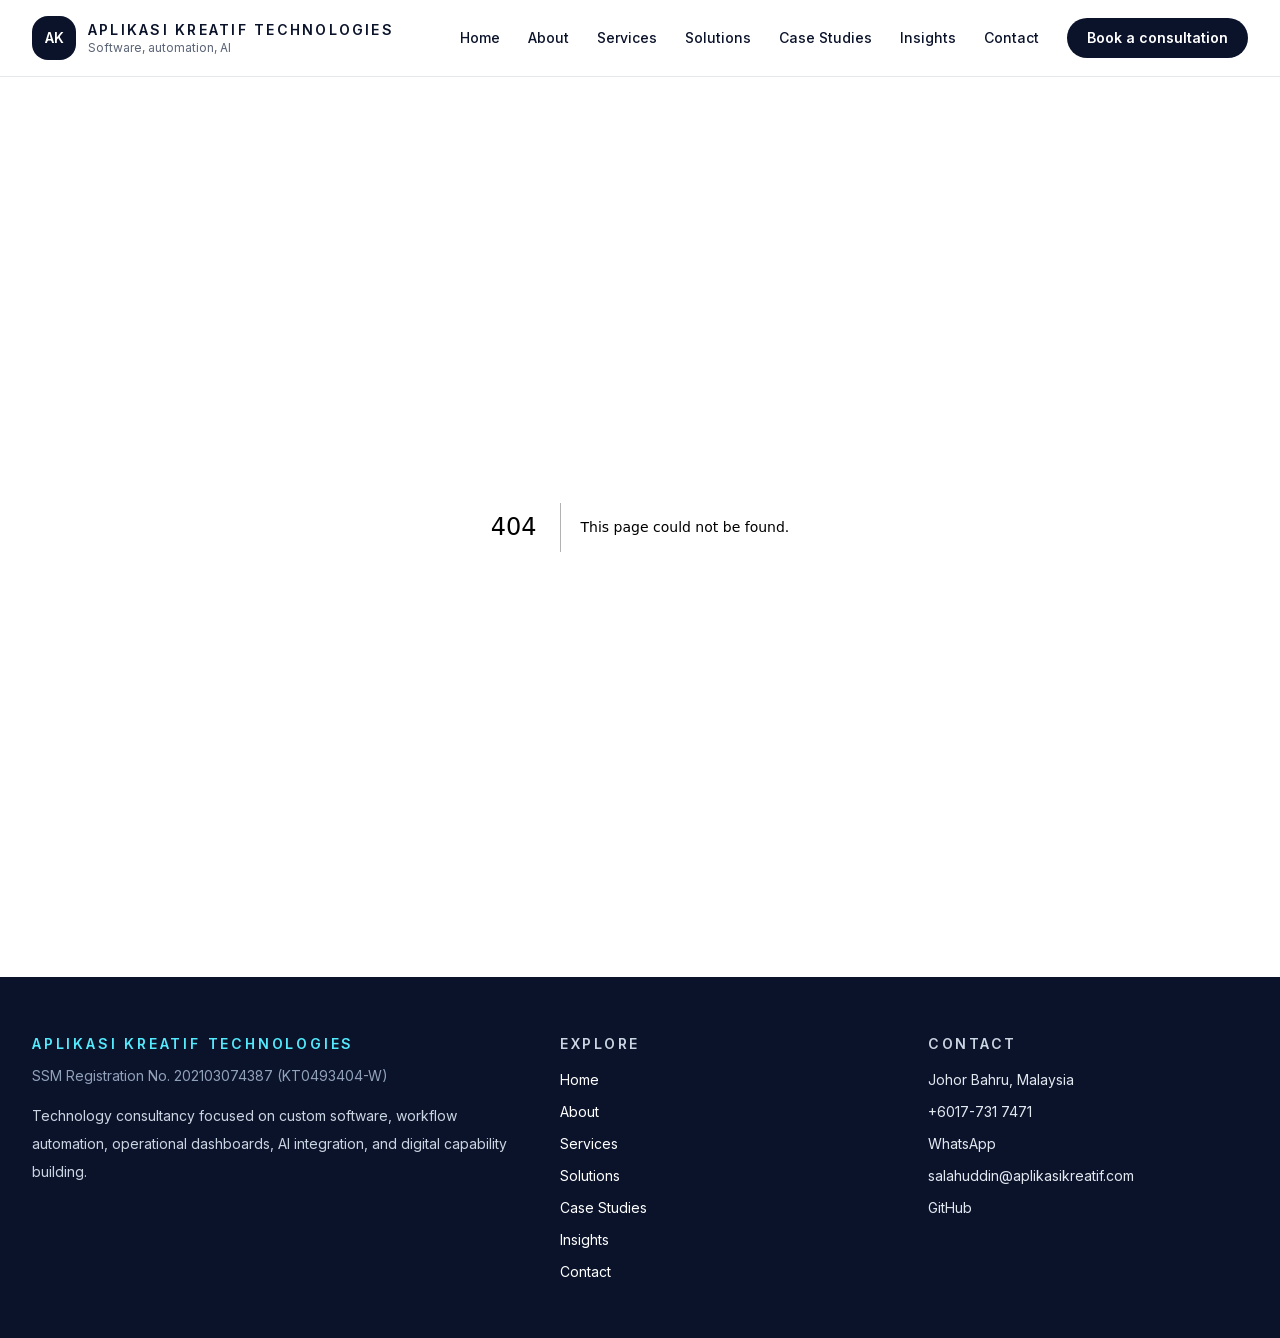
<file: 404/index.html>
<!DOCTYPE html><!--Fv5k9sn8lTZWfgPA54BER--><html lang="en"><head><meta charSet="utf-8"/><meta name="viewport" content="width=device-width, initial-scale=1"/><link rel="stylesheet" href="/_next/static/chunks/cc5685dd130d1ed8.css" data-precedence="next"/><link rel="preload" as="script" fetchPriority="low" href="/_next/static/chunks/112057e4bacf9cea.js"/><script src="/_next/static/chunks/82abf2d65f5428ae.js" async=""></script><script src="/_next/static/chunks/f65efecd163ef00e.js" async=""></script><script src="/_next/static/chunks/69be39811437728d.js" async=""></script><script src="/_next/static/chunks/turbopack-fe18a1935a112de6.js" async=""></script><script src="/_next/static/chunks/dbd79a3f8c2d90d4.js" async=""></script><script src="/_next/static/chunks/2c5f4185e7dcd06b.js" async=""></script><script src="/_next/static/chunks/ff1a16fafef87110.js" async=""></script><script src="/_next/static/chunks/d2be314c3ece3fbe.js" async=""></script><link rel="preload" href="https://www.googletagmanager.com/gtag/js?id=G-EKGTZ4ED8S" as="script"/><title>404: This page could not be found.</title><meta name="robots" content="noindex"/><meta name="next-size-adjust" content=""/><meta name="theme-color" content="#0B132B"/><title>Aplikasi Kreatif Technologies</title><meta name="description" content="Technology consultancy for custom software, workflow automation, data dashboards, AI integration, and IT training in Malaysia."/><meta name="keywords" content="custom software development malaysia,AI automation malaysia,workflow automation system,dashboard development,IT training malaysia"/><link rel="canonical" href="https://aplikasikreatif.com/"/><meta property="og:title" content="Aplikasi Kreatif Technologies"/><meta property="og:description" content="Technology consultancy for custom software, workflow automation, data dashboards, AI integration, and IT training in Malaysia."/><meta property="og:url" content="https://aplikasikreatif.com/"/><meta property="og:site_name" content="Aplikasi Kreatif Technologies"/><meta property="og:locale" content="en_MY"/><meta property="og:type" content="website"/><meta name="twitter:card" content="summary_large_image"/><meta name="twitter:title" content="Aplikasi Kreatif Technologies"/><meta name="twitter:description" content="Technology consultancy for custom software, workflow automation, data dashboards, AI integration, and IT training in Malaysia."/><link rel="icon" href="/icon.svg?icon.4bb76738.svg" sizes="any" type="image/svg+xml"/><script src="/_next/static/chunks/a6dad97d9634a72d.js" noModule=""></script></head><body class="inter_2fe1ab3d-module__-T-KAq__variable pb-20 font-sans antialiased lg:pb-0"><div hidden=""><!--$--><!--/$--></div><div class="relative min-h-screen"><header class="sticky top-0 z-50 border-b border-white/60 bg-white/76 backdrop-blur-xl"><div class="mx-auto flex max-w-7xl items-center justify-between px-6 py-4 lg:px-8"><a class="flex items-center gap-3" href="/"><div class="flex h-11 w-11 items-center justify-center rounded-2xl bg-[var(--color-navy)] text-sm font-semibold text-white">AK</div><div><p class="text-sm font-semibold uppercase tracking-[0.16em] text-[var(--color-navy)]">Aplikasi Kreatif Technologies</p><p class="text-xs text-[var(--color-muted)]">Software, automation, AI</p></div></a><nav class="hidden items-center gap-7 lg:flex"><a class="text-sm font-medium text-[var(--color-navy)]" href="/">Home</a><a class="text-sm font-medium text-[var(--color-navy)]" href="/about/">About</a><a class="text-sm font-medium text-[var(--color-navy)]" href="/services/">Services</a><a class="text-sm font-medium text-[var(--color-navy)]" href="/solutions/">Solutions</a><a class="text-sm font-medium text-[var(--color-navy)]" href="/case-studies/">Case Studies</a><a class="text-sm font-medium text-[var(--color-navy)]" href="/insights/">Insights</a><a class="text-sm font-medium text-[var(--color-navy)]" href="/contact/">Contact</a><a class="inline-flex items-center rounded-full bg-[var(--color-navy)] px-5 py-2.5 text-sm font-semibold text-white" href="/contact/">Book a consultation</a></nav><button type="button" class="inline-flex h-11 w-11 items-center justify-center rounded-2xl border border-[var(--color-border)] bg-white text-[var(--color-navy)] lg:hidden" aria-expanded="false" aria-label="Toggle navigation menu"><svg xmlns="http://www.w3.org/2000/svg" width="24" height="24" viewBox="0 0 24 24" fill="none" stroke="currentColor" stroke-width="2" stroke-linecap="round" stroke-linejoin="round" class="lucide lucide-menu h-5 w-5" aria-hidden="true"><path d="M4 5h16"></path><path d="M4 12h16"></path><path d="M4 19h16"></path></svg></button></div></header><main><div style="font-family:system-ui,&quot;Segoe UI&quot;,Roboto,Helvetica,Arial,sans-serif,&quot;Apple Color Emoji&quot;,&quot;Segoe UI Emoji&quot;;height:100vh;text-align:center;display:flex;flex-direction:column;align-items:center;justify-content:center"><div><style>body{color:#000;background:#fff;margin:0}.next-error-h1{border-right:1px solid rgba(0,0,0,.3)}@media (prefers-color-scheme:dark){body{color:#fff;background:#000}.next-error-h1{border-right:1px solid rgba(255,255,255,.3)}}</style><h1 class="next-error-h1" style="display:inline-block;margin:0 20px 0 0;padding:0 23px 0 0;font-size:24px;font-weight:500;vertical-align:top;line-height:49px">404</h1><div style="display:inline-block"><h2 style="font-size:14px;font-weight:400;line-height:49px;margin:0">This page could not be found.</h2></div></div></div><!--$--><!--/$--></main><footer class="border-t border-white/60 bg-[var(--color-navy)] py-14 text-white"><div class="mx-auto grid max-w-7xl gap-12 px-6 lg:grid-cols-[1.2fr_0.8fr_0.8fr] lg:px-8"><div><p class="text-sm font-semibold uppercase tracking-[0.2em] text-cyan-300">Aplikasi Kreatif Technologies</p><p class="mt-3 text-sm text-slate-400">SSM Registration No. <!-- -->202103074387 (KT0493404-W)</p><p class="mt-4 max-w-xl text-sm leading-7 text-slate-300">Technology consultancy focused on custom software, workflow automation, operational dashboards, AI integration, and digital capability building.</p></div><div><h2 class="text-sm font-semibold uppercase tracking-[0.18em] text-slate-300">Explore</h2><div class="mt-4 flex flex-col gap-3 text-sm text-white"><a href="/">Home</a><a href="/about/">About</a><a href="/services/">Services</a><a href="/solutions/">Solutions</a><a href="/case-studies/">Case Studies</a><a href="/insights/">Insights</a><a href="/contact/">Contact</a></div></div><div><h2 class="text-sm font-semibold uppercase tracking-[0.18em] text-slate-300">Contact</h2><div class="mt-4 flex flex-col gap-3 text-sm text-slate-200"><p class="block">Johor Bahru, Malaysia</p><a href="tel:+6017-7317471" class="block w-fit break-words text-slate-200">+6017-731 7471</a><a class="block w-fit text-slate-200" href="https://wa.me/60177317471" target="_blank" rel="noreferrer">WhatsApp</a><a href="mailto:salahuddin@aplikasikreatif.com" class="block w-fit break-all text-slate-200">salahuddin@aplikasikreatif.com</a><a href="https://github.com/aplikasikreatif" target="_blank" rel="noreferrer" class="block w-fit text-slate-200">GitHub</a></div></div></div></footer></div><div class="fixed inset-x-0 bottom-0 z-40 border-t border-[var(--color-border)] bg-white/95 px-4 py-3 shadow-[0_-12px_32px_rgba(11,19,43,0.1)] backdrop-blur lg:hidden"><a class="inline-flex w-full items-center justify-center gap-2 rounded-full bg-[var(--color-navy)] px-5 py-3 text-sm font-semibold text-white" href="https://wa.me/60177317471" target="_blank" rel="noreferrer"><svg xmlns="http://www.w3.org/2000/svg" width="24" height="24" viewBox="0 0 24 24" fill="none" stroke="currentColor" stroke-width="2" stroke-linecap="round" stroke-linejoin="round" class="lucide lucide-message-circle h-4 w-4" aria-hidden="true"><path d="M2.992 16.342a2 2 0 0 1 .094 1.167l-1.065 3.29a1 1 0 0 0 1.236 1.168l3.413-.998a2 2 0 0 1 1.099.092 10 10 0 1 0-4.777-4.719"></path></svg>Talk to us on WhatsApp</a></div><script src="/_next/static/chunks/112057e4bacf9cea.js" id="_R_" async=""></script><script>(self.__next_f=self.__next_f||[]).push([0])</script><script>self.__next_f.push([1,"1:\"$Sreact.fragment\"\n2:I[62319,[\"/_next/static/chunks/dbd79a3f8c2d90d4.js\",\"/_next/static/chunks/2c5f4185e7dcd06b.js\"],\"Navbar\"]\n3:I[39756,[\"/_next/static/chunks/ff1a16fafef87110.js\",\"/_next/static/chunks/d2be314c3ece3fbe.js\"],\"default\"]\n4:I[37457,[\"/_next/static/chunks/ff1a16fafef87110.js\",\"/_next/static/chunks/d2be314c3ece3fbe.js\"],\"default\"]\n5:I[22016,[\"/_next/static/chunks/dbd79a3f8c2d90d4.js\",\"/_next/static/chunks/2c5f4185e7dcd06b.js\"],\"\"]\n6:I[61119,[\"/_next/static/chunks/dbd79a3f8c2d90d4.js\",\"/_next/static/chunks/2c5f4185e7dcd06b.js\"],\"WhatsAppCTA\"]\nc:I[68027,[\"/_next/static/chunks/ff1a16fafef87110.js\",\"/_next/static/chunks/d2be314c3ece3fbe.js\"],\"default\"]\n:HL[\"/_next/static/chunks/cc5685dd130d1ed8.css\",\"style\"]\n"])</script><script>self.__next_f.push([1,"0:{\"P\":null,\"b\":\"Fv5k9sn8lTZWfgPA54BER\",\"c\":[\"\",\"_not-found\",\"\"],\"q\":\"\",\"i\":false,\"f\":[[[\"\",{\"children\":[\"/_not-found\",{\"children\":[\"__PAGE__\",{}]}]},\"$undefined\",\"$undefined\",true],[[\"$\",\"$1\",\"c\",{\"children\":[[[\"$\",\"link\",\"0\",{\"rel\":\"stylesheet\",\"href\":\"/_next/static/chunks/cc5685dd130d1ed8.css\",\"precedence\":\"next\",\"crossOrigin\":\"$undefined\",\"nonce\":\"$undefined\"}],[\"$\",\"script\",\"script-0\",{\"src\":\"/_next/static/chunks/dbd79a3f8c2d90d4.js\",\"async\":true,\"nonce\":\"$undefined\"}],[\"$\",\"script\",\"script-1\",{\"src\":\"/_next/static/chunks/2c5f4185e7dcd06b.js\",\"async\":true,\"nonce\":\"$undefined\"}]],[\"$\",\"html\",null,{\"lang\":\"en\",\"children\":[\"$\",\"body\",null,{\"className\":\"inter_2fe1ab3d-module__-T-KAq__variable pb-20 font-sans antialiased lg:pb-0\",\"children\":[[\"$\",\"div\",null,{\"className\":\"relative min-h-screen\",\"children\":[[\"$\",\"$L2\",null,{}],[\"$\",\"main\",null,{\"children\":[\"$\",\"$L3\",null,{\"parallelRouterKey\":\"children\",\"error\":\"$undefined\",\"errorStyles\":\"$undefined\",\"errorScripts\":\"$undefined\",\"template\":[\"$\",\"$L4\",null,{}],\"templateStyles\":\"$undefined\",\"templateScripts\":\"$undefined\",\"notFound\":[[[\"$\",\"title\",null,{\"children\":\"404: This page could not be found.\"}],[\"$\",\"div\",null,{\"style\":{\"fontFamily\":\"system-ui,\\\"Segoe UI\\\",Roboto,Helvetica,Arial,sans-serif,\\\"Apple Color Emoji\\\",\\\"Segoe UI Emoji\\\"\",\"height\":\"100vh\",\"textAlign\":\"center\",\"display\":\"flex\",\"flexDirection\":\"column\",\"alignItems\":\"center\",\"justifyContent\":\"center\"},\"children\":[\"$\",\"div\",null,{\"children\":[[\"$\",\"style\",null,{\"dangerouslySetInnerHTML\":{\"__html\":\"body{color:#000;background:#fff;margin:0}.next-error-h1{border-right:1px solid rgba(0,0,0,.3)}@media (prefers-color-scheme:dark){body{color:#fff;background:#000}.next-error-h1{border-right:1px solid rgba(255,255,255,.3)}}\"}}],[\"$\",\"h1\",null,{\"className\":\"next-error-h1\",\"style\":{\"display\":\"inline-block\",\"margin\":\"0 20px 0 0\",\"padding\":\"0 23px 0 0\",\"fontSize\":24,\"fontWeight\":500,\"verticalAlign\":\"top\",\"lineHeight\":\"49px\"},\"children\":404}],[\"$\",\"div\",null,{\"style\":{\"display\":\"inline-block\"},\"children\":[\"$\",\"h2\",null,{\"style\":{\"fontSize\":14,\"fontWeight\":400,\"lineHeight\":\"49px\",\"margin\":0},\"children\":\"This page could not be found.\"}]}]]}]}]],[]],\"forbidden\":\"$undefined\",\"unauthorized\":\"$undefined\"}]}],[\"$\",\"footer\",null,{\"className\":\"border-t border-white/60 bg-[var(--color-navy)] py-14 text-white\",\"children\":[\"$\",\"div\",null,{\"className\":\"mx-auto grid max-w-7xl gap-12 px-6 lg:grid-cols-[1.2fr_0.8fr_0.8fr] lg:px-8\",\"children\":[[\"$\",\"div\",null,{\"children\":[[\"$\",\"p\",null,{\"className\":\"text-sm font-semibold uppercase tracking-[0.2em] text-cyan-300\",\"children\":\"Aplikasi Kreatif Technologies\"}],[\"$\",\"p\",null,{\"className\":\"mt-3 text-sm text-slate-400\",\"children\":[\"SSM Registration No. \",\"202103074387 (KT0493404-W)\"]}],[\"$\",\"p\",null,{\"className\":\"mt-4 max-w-xl text-sm leading-7 text-slate-300\",\"children\":\"Technology consultancy focused on custom software, workflow automation, operational dashboards, AI integration, and digital capability building.\"}]]}],[\"$\",\"div\",null,{\"children\":[[\"$\",\"h2\",null,{\"className\":\"text-sm font-semibold uppercase tracking-[0.18em] text-slate-300\",\"children\":\"Explore\"}],[\"$\",\"div\",null,{\"className\":\"mt-4 flex flex-col gap-3 text-sm text-white\",\"children\":[[\"$\",\"$L5\",\"/\",{\"href\":\"/\",\"children\":\"Home\"}],[\"$\",\"$L5\",\"/about\",{\"href\":\"/about\",\"children\":\"About\"}],[\"$\",\"$L5\",\"/services\",{\"href\":\"/services\",\"children\":\"Services\"}],[\"$\",\"$L5\",\"/solutions\",{\"href\":\"/solutions\",\"children\":\"Solutions\"}],[\"$\",\"$L5\",\"/case-studies\",{\"href\":\"/case-studies\",\"children\":\"Case Studies\"}],[\"$\",\"$L5\",\"/insights\",{\"href\":\"/insights\",\"children\":\"Insights\"}],[\"$\",\"$L5\",\"/contact\",{\"href\":\"/contact\",\"children\":\"Contact\"}]]}]]}],[\"$\",\"div\",null,{\"children\":[[\"$\",\"h2\",null,{\"className\":\"text-sm font-semibold uppercase tracking-[0.18em] text-slate-300\",\"children\":\"Contact\"}],[\"$\",\"div\",null,{\"className\":\"mt-4 flex flex-col gap-3 text-sm text-slate-200\",\"children\":[[\"$\",\"p\",null,{\"className\":\"block\",\"children\":\"Johor Bahru, Malaysia\"}],[\"$\",\"a\",null,{\"href\":\"tel:+6017-7317471\",\"className\":\"block w-fit break-words text-slate-200\",\"children\":\"+6017-731 7471\"}],[\"$\",\"$L6\",null,{\"location\":\"footer\",\"className\":\"block w-fit text-slate-200\",\"children\":\"WhatsApp\"}],[\"$\",\"a\",null,{\"href\":\"mailto:salahuddin@aplikasikreatif.com\",\"className\":\"block w-fit break-all text-slate-200\",\"children\":\"salahuddin@aplikasikreatif.com\"}],[\"$\",\"a\",null,{\"href\":\"https://github.com/aplikasikreatif\",\"target\":\"_blank\",\"rel\":\"noreferrer\",\"className\":\"block w-fit text-slate-200\",\"children\":\"GitHub\"}]]}]]}]]}]}]]}],\"$L7\",\"$L8\"]}]}]]}],{\"children\":[\"$L9\",{\"children\":[\"$La\",{},null,false,false]},null,false,false]},null,false,false],\"$Lb\",false]],\"m\":\"$undefined\",\"G\":[\"$c\",\"$undefined\"],\"S\":true}\n"])</script><script>self.__next_f.push([1,"d:I[54576,[\"/_next/static/chunks/dbd79a3f8c2d90d4.js\",\"/_next/static/chunks/2c5f4185e7dcd06b.js\"],\"GoogleAnalytics\"]\ne:I[97367,[\"/_next/static/chunks/ff1a16fafef87110.js\",\"/_next/static/chunks/d2be314c3ece3fbe.js\"],\"OutletBoundary\"]\nf:\"$Sreact.suspense\"\n11:I[97367,[\"/_next/static/chunks/ff1a16fafef87110.js\",\"/_next/static/chunks/d2be314c3ece3fbe.js\"],\"ViewportBoundary\"]\n13:I[97367,[\"/_next/static/chunks/ff1a16fafef87110.js\",\"/_next/static/chunks/d2be314c3ece3fbe.js\"],\"MetadataBoundary\"]\n7:[\"$\",\"div\",null,{\"className\":\"fixed inset-x-0 bottom-0 z-40 border-t border-[var(--color-border)] bg-white/95 px-4 py-3 shadow-[0_-12px_32px_rgba(11,19,43,0.1)] backdrop-blur lg:hidden\",\"children\":[\"$\",\"$L6\",null,{\"location\":\"mobile_sticky\",\"className\":\"inline-flex w-full items-center justify-center gap-2 rounded-full bg-[var(--color-navy)] px-5 py-3 text-sm font-semibold text-white\",\"children\":[[\"$\",\"svg\",null,{\"ref\":\"$undefined\",\"xmlns\":\"http://www.w3.org/2000/svg\",\"width\":24,\"height\":24,\"viewBox\":\"0 0 24 24\",\"fill\":\"none\",\"stroke\":\"currentColor\",\"strokeWidth\":2,\"strokeLinecap\":\"round\",\"strokeLinejoin\":\"round\",\"className\":\"lucide lucide-message-circle h-4 w-4\",\"aria-hidden\":\"true\",\"children\":[[\"$\",\"path\",\"1sd12s\",{\"d\":\"M2.992 16.342a2 2 0 0 1 .094 1.167l-1.065 3.29a1 1 0 0 0 1.236 1.168l3.413-.998a2 2 0 0 1 1.099.092 10 10 0 1 0-4.777-4.719\"}],\"$undefined\"]}],\"Talk to us on WhatsApp\"]}]}]\n8:[null,null,[\"$\",\"$Ld\",null,{\"gaId\":\"G-EKGTZ4ED8S\"}]]\n9:[\"$\",\"$1\",\"c\",{\"children\":[null,[\"$\",\"$L3\",null,{\"parallelRouterKey\":\"children\",\"error\":\"$undefined\",\"errorStyles\":\"$undefined\",\"errorScripts\":\"$undefined\",\"template\":[\"$\",\"$L4\",null,{}],\"templateStyles\":\"$undefined\",\"templateScripts\":\"$undefined\",\"notFound\":\"$undefined\",\"forbidden\":\"$undefined\",\"unauthorized\":\"$undefined\"}]]}]\na:[\"$\",\"$1\",\"c\",{\"children\":[[[\"$\",\"title\",null,{\"children\":\"404: This page could not be found.\"}],[\"$\",\"div\",null,{\"style\":\"$0:f:0:1:0:props:children:1:props:children:props:children:0:props:children:1:props:children:props:notFound:0:1:props:style\",\"children\":[\"$\",\"div\",null,{\"children\":[[\"$\",\"style\",null,{\"dangerouslySetInnerHTML\":{\"__html\":\"body{color:#000;background:#fff;margin:0}.next-error-h1{border-right:1px solid rgba(0,0,0,.3)}@media (prefers-color-scheme:dark){body{color:#fff;background:#000}.next-error-h1{border-right:1px solid rgba(255,255,255,.3)}}\"}}],[\"$\",\"h1\",null,{\"className\":\"next-error-h1\",\"style\":\"$0:f:0:1:0:props:children:1:props:children:props:children:0:props:children:1:props:children:props:notFound:0:1:props:children:props:children:1:props:style\",\"children\":404}],[\"$\",\"div\",null,{\"style\":\"$0:f:0:1:0:props:children:1:props:children:props:children:0:props:children:1:props:children:props:notFound:0:1:props:children:props:children:2:props:style\",\"children\":[\"$\",\"h2\",null,{\"style\":\"$0:f:0:1:0:props:children:1:props:children:props:children:0:props:children:1:props:children:props:notFound:0:1:props:children:props:children:2:props:children:props:style\",\"children\":\"This page could not be found.\"}]}]]}]}]],null,[\"$\",\"$Le\",null,{\"children\":[\"$\",\"$f\",null,{\"name\":\"Next.MetadataOutlet\",\"children\":\"$@10\"}]}]]}]\nb:[\"$\",\"$1\",\"h\",{\"children\":[[\"$\",\"meta\",null,{\"name\":\"robots\",\"content\":\"noindex\"}],[\"$\",\"$L11\",null,{\"children\":\"$L12\"}],[\"$\",\"div\",null,{\"hidden\":true,\"children\":[\"$\",\"$L13\",null,{\"children\":[\"$\",\"$f\",null,{\"name\":\"Next.Metadata\",\"children\":\"$L14\"}]}]}],[\"$\",\"meta\",null,{\"name\":\"next-size-adjust\",\"content\":\"\"}]]}]\n"])</script><script>self.__next_f.push([1,"12:[[\"$\",\"meta\",\"0\",{\"charSet\":\"utf-8\"}],[\"$\",\"meta\",\"1\",{\"name\":\"viewport\",\"content\":\"width=device-width, initial-scale=1\"}],[\"$\",\"meta\",\"2\",{\"name\":\"theme-color\",\"content\":\"#0B132B\"}]]\n"])</script><script>self.__next_f.push([1,"15:I[27201,[\"/_next/static/chunks/ff1a16fafef87110.js\",\"/_next/static/chunks/d2be314c3ece3fbe.js\"],\"IconMark\"]\n10:null\n"])</script><script>self.__next_f.push([1,"14:[[\"$\",\"title\",\"0\",{\"children\":\"Aplikasi Kreatif Technologies\"}],[\"$\",\"meta\",\"1\",{\"name\":\"description\",\"content\":\"Technology consultancy for custom software, workflow automation, data dashboards, AI integration, and IT training in Malaysia.\"}],[\"$\",\"meta\",\"2\",{\"name\":\"keywords\",\"content\":\"custom software development malaysia,AI automation malaysia,workflow automation system,dashboard development,IT training malaysia\"}],[\"$\",\"link\",\"3\",{\"rel\":\"canonical\",\"href\":\"https://aplikasikreatif.com/\"}],[\"$\",\"meta\",\"4\",{\"property\":\"og:title\",\"content\":\"Aplikasi Kreatif Technologies\"}],[\"$\",\"meta\",\"5\",{\"property\":\"og:description\",\"content\":\"Technology consultancy for custom software, workflow automation, data dashboards, AI integration, and IT training in Malaysia.\"}],[\"$\",\"meta\",\"6\",{\"property\":\"og:url\",\"content\":\"https://aplikasikreatif.com/\"}],[\"$\",\"meta\",\"7\",{\"property\":\"og:site_name\",\"content\":\"Aplikasi Kreatif Technologies\"}],[\"$\",\"meta\",\"8\",{\"property\":\"og:locale\",\"content\":\"en_MY\"}],[\"$\",\"meta\",\"9\",{\"property\":\"og:type\",\"content\":\"website\"}],[\"$\",\"meta\",\"10\",{\"name\":\"twitter:card\",\"content\":\"summary_large_image\"}],[\"$\",\"meta\",\"11\",{\"name\":\"twitter:title\",\"content\":\"Aplikasi Kreatif Technologies\"}],[\"$\",\"meta\",\"12\",{\"name\":\"twitter:description\",\"content\":\"Technology consultancy for custom software, workflow automation, data dashboards, AI integration, and IT training in Malaysia.\"}],[\"$\",\"link\",\"13\",{\"rel\":\"icon\",\"href\":\"/icon.svg?icon.4bb76738.svg\",\"sizes\":\"any\",\"type\":\"image/svg+xml\"}],[\"$\",\"$L15\",\"14\",{}]]\n"])</script></body></html>
</file>
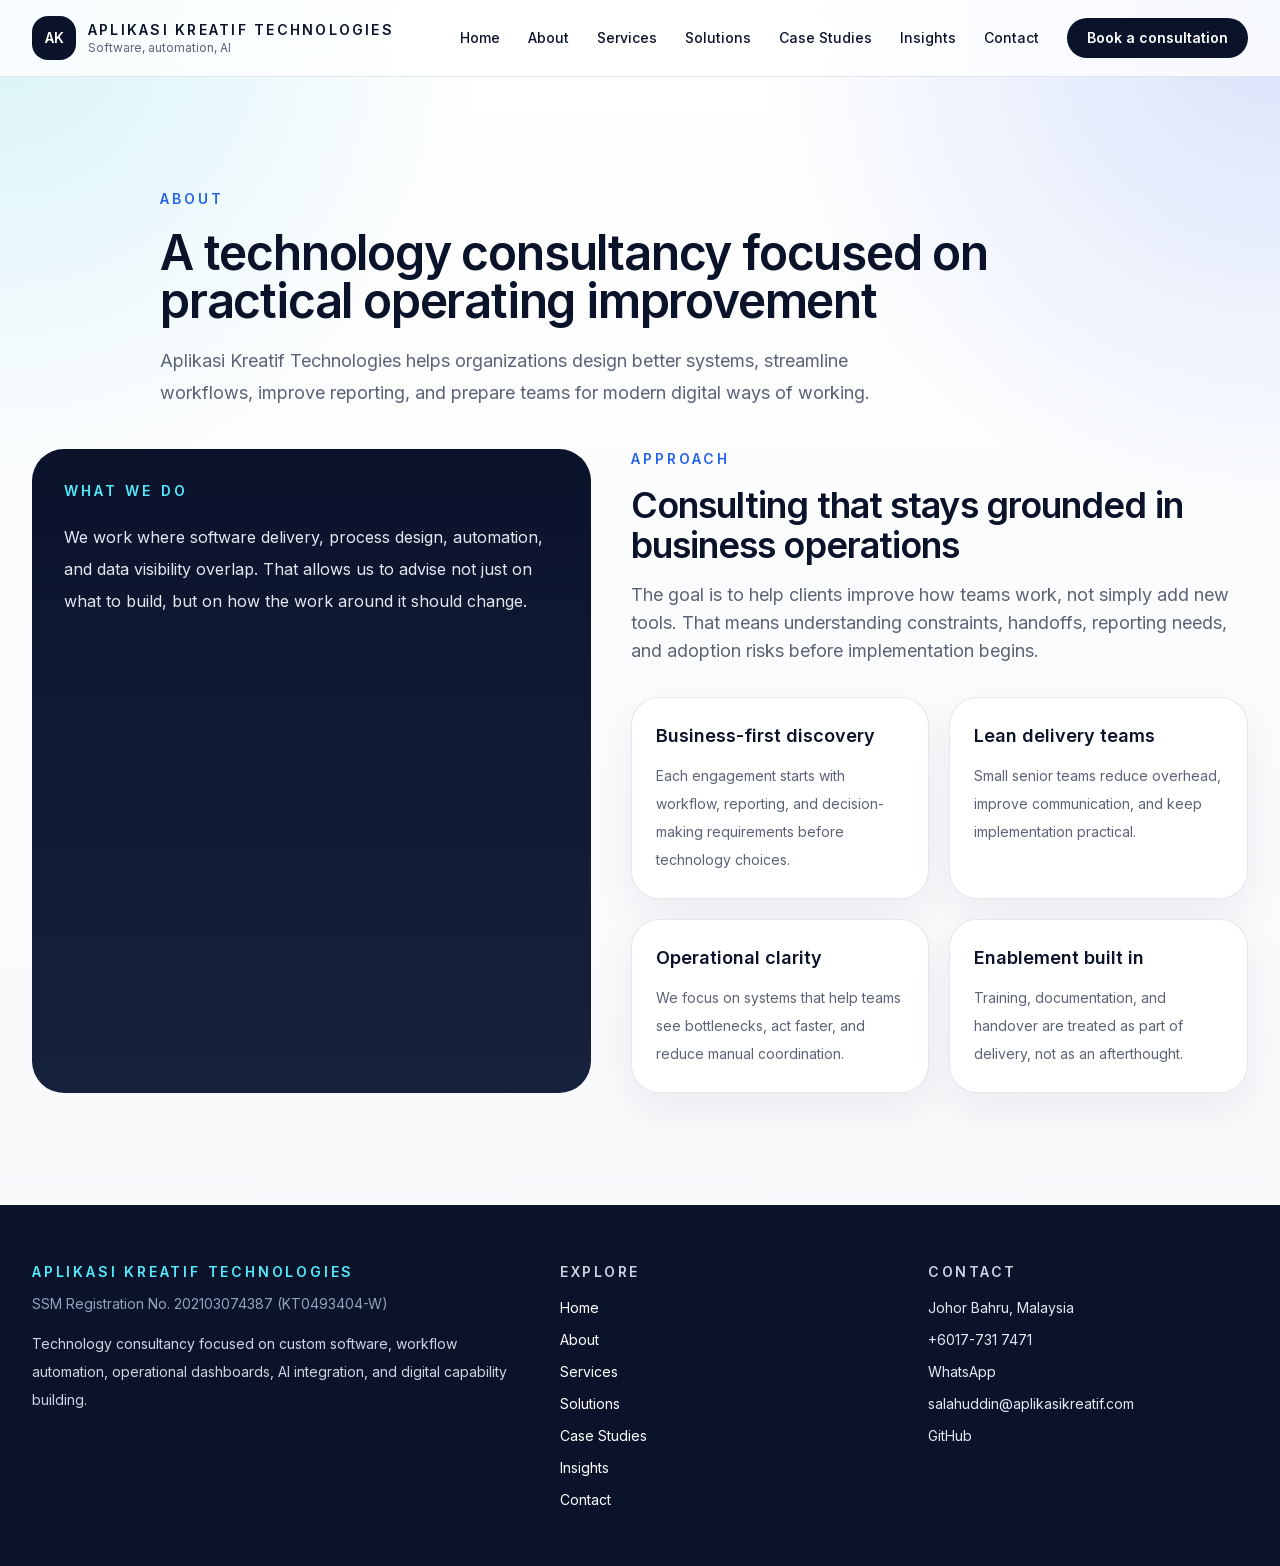
<file: about/index.html>
<!DOCTYPE html><!--Fv5k9sn8lTZWfgPA54BER--><html lang="en"><head><meta charSet="utf-8"/><meta name="viewport" content="width=device-width, initial-scale=1"/><link rel="preload" href="/_next/static/media/83afe278b6a6bb3c-s.p.3a6ba036.woff2" as="font" crossorigin="" type="font/woff2"/><link rel="stylesheet" href="/_next/static/chunks/cc5685dd130d1ed8.css" data-precedence="next"/><link rel="preload" as="script" fetchPriority="low" href="/_next/static/chunks/112057e4bacf9cea.js"/><script src="/_next/static/chunks/82abf2d65f5428ae.js" async=""></script><script src="/_next/static/chunks/f65efecd163ef00e.js" async=""></script><script src="/_next/static/chunks/69be39811437728d.js" async=""></script><script src="/_next/static/chunks/turbopack-fe18a1935a112de6.js" async=""></script><script src="/_next/static/chunks/dbd79a3f8c2d90d4.js" async=""></script><script src="/_next/static/chunks/2c5f4185e7dcd06b.js" async=""></script><script src="/_next/static/chunks/ff1a16fafef87110.js" async=""></script><script src="/_next/static/chunks/d2be314c3ece3fbe.js" async=""></script><link rel="preload" href="https://www.googletagmanager.com/gtag/js?id=G-EKGTZ4ED8S" as="script"/><meta name="next-size-adjust" content=""/><meta name="theme-color" content="#0B132B"/><title>About | Aplikasi Kreatif Technologies</title><meta name="description" content="Learn how Aplikasi Kreatif Technologies approaches technology consulting, implementation, and client enablement."/><meta name="keywords" content="custom software development malaysia,AI automation malaysia,workflow automation system,dashboard development,IT training malaysia"/><link rel="canonical" href="https://aplikasikreatif.com/about/"/><meta property="og:title" content="About | Aplikasi Kreatif Technologies"/><meta property="og:description" content="Learn how Aplikasi Kreatif Technologies approaches technology consulting, implementation, and client enablement."/><meta property="og:url" content="https://aplikasikreatif.com/about/"/><meta property="og:site_name" content="Aplikasi Kreatif Technologies"/><meta property="og:locale" content="en_MY"/><meta property="og:type" content="website"/><meta name="twitter:card" content="summary_large_image"/><meta name="twitter:title" content="About | Aplikasi Kreatif Technologies"/><meta name="twitter:description" content="Learn how Aplikasi Kreatif Technologies approaches technology consulting, implementation, and client enablement."/><link rel="icon" href="/icon.svg?icon.4bb76738.svg" sizes="any" type="image/svg+xml"/><script src="/_next/static/chunks/a6dad97d9634a72d.js" noModule=""></script></head><body class="inter_2fe1ab3d-module__-T-KAq__variable pb-20 font-sans antialiased lg:pb-0"><div hidden=""><!--$--><!--/$--></div><div class="relative min-h-screen"><header class="sticky top-0 z-50 border-b border-white/60 bg-white/76 backdrop-blur-xl"><div class="mx-auto flex max-w-7xl items-center justify-between px-6 py-4 lg:px-8"><a class="flex items-center gap-3" href="/"><div class="flex h-11 w-11 items-center justify-center rounded-2xl bg-[var(--color-navy)] text-sm font-semibold text-white">AK</div><div><p class="text-sm font-semibold uppercase tracking-[0.16em] text-[var(--color-navy)]">Aplikasi Kreatif Technologies</p><p class="text-xs text-[var(--color-muted)]">Software, automation, AI</p></div></a><nav class="hidden items-center gap-7 lg:flex"><a class="text-sm font-medium text-[var(--color-navy)]" href="/">Home</a><a class="text-sm font-medium text-[var(--color-navy)]" href="/about/">About</a><a class="text-sm font-medium text-[var(--color-navy)]" href="/services/">Services</a><a class="text-sm font-medium text-[var(--color-navy)]" href="/solutions/">Solutions</a><a class="text-sm font-medium text-[var(--color-navy)]" href="/case-studies/">Case Studies</a><a class="text-sm font-medium text-[var(--color-navy)]" href="/insights/">Insights</a><a class="text-sm font-medium text-[var(--color-navy)]" href="/contact/">Contact</a><a class="inline-flex items-center rounded-full bg-[var(--color-navy)] px-5 py-2.5 text-sm font-semibold text-white" href="/contact/">Book a consultation</a></nav><button type="button" class="inline-flex h-11 w-11 items-center justify-center rounded-2xl border border-[var(--color-border)] bg-white text-[var(--color-navy)] lg:hidden" aria-expanded="false" aria-label="Toggle navigation menu"><svg xmlns="http://www.w3.org/2000/svg" width="24" height="24" viewBox="0 0 24 24" fill="none" stroke="currentColor" stroke-width="2" stroke-linecap="round" stroke-linejoin="round" class="lucide lucide-menu h-5 w-5" aria-hidden="true"><path d="M4 5h16"></path><path d="M4 12h16"></path><path d="M4 19h16"></path></svg></button></div></header><main><section class="pt-24 pb-10 sm:pt-28"><div class="mx-auto max-w-5xl px-6 lg:px-8"><p class="text-sm font-semibold uppercase tracking-[0.22em] text-[var(--color-blue)]">About</p><h1 class="mt-5 text-4xl font-semibold tracking-tight text-[var(--color-navy)] sm:text-5xl">A technology consultancy focused on practical operating improvement</h1><p class="mt-5 max-w-3xl text-base leading-8 text-[var(--color-muted)] sm:text-lg">Aplikasi Kreatif Technologies helps organizations design better systems, streamline workflows, improve reporting, and prepare teams for modern digital ways of working.</p></div></section><section class="pb-24 sm:pb-28"><div class="mx-auto max-w-7xl px-6 lg:px-8"><div class="grid gap-10 lg:grid-cols-[0.95fr_1.05fr]"><div class="rounded-[32px] bg-[linear-gradient(180deg,#0B132B,#16213E)] p-8 text-white"><p class="text-sm font-semibold uppercase tracking-[0.22em] text-cyan-300">What we do</p><p class="mt-5 text-base leading-8 text-slate-200">We work where software delivery, process design, automation, and data visibility overlap. That allows us to advise not just on what to build, but on how the work around it should change.</p></div><div><div class="max-w-3xl"><p class="text-sm font-semibold uppercase tracking-[0.22em] text-[var(--color-blue)]">Approach</p><h2 class="mt-4 text-3xl font-semibold tracking-tight text-[var(--color-navy)] sm:text-4xl">Consulting that stays grounded in business operations</h2><p class="mt-4 text-base leading-7 text-[var(--color-muted)] sm:text-lg">The goal is to help clients improve how teams work, not simply add new tools. That means understanding constraints, handoffs, reporting needs, and adoption risks before implementation begins.</p></div><div class="mt-8 grid gap-5 sm:grid-cols-2"><article class="rounded-[28px] border border-[var(--color-border)] bg-white p-6 shadow-[0_16px_44px_rgba(11,19,43,0.06)]"><h2 class="text-lg font-semibold text-[var(--color-navy)]">Business-first discovery</h2><p class="mt-3 text-sm leading-7 text-[var(--color-muted)]">Each engagement starts with workflow, reporting, and decision-making requirements before technology choices.</p></article><article class="rounded-[28px] border border-[var(--color-border)] bg-white p-6 shadow-[0_16px_44px_rgba(11,19,43,0.06)]"><h2 class="text-lg font-semibold text-[var(--color-navy)]">Lean delivery teams</h2><p class="mt-3 text-sm leading-7 text-[var(--color-muted)]">Small senior teams reduce overhead, improve communication, and keep implementation practical.</p></article><article class="rounded-[28px] border border-[var(--color-border)] bg-white p-6 shadow-[0_16px_44px_rgba(11,19,43,0.06)]"><h2 class="text-lg font-semibold text-[var(--color-navy)]">Operational clarity</h2><p class="mt-3 text-sm leading-7 text-[var(--color-muted)]">We focus on systems that help teams see bottlenecks, act faster, and reduce manual coordination.</p></article><article class="rounded-[28px] border border-[var(--color-border)] bg-white p-6 shadow-[0_16px_44px_rgba(11,19,43,0.06)]"><h2 class="text-lg font-semibold text-[var(--color-navy)]">Enablement built in</h2><p class="mt-3 text-sm leading-7 text-[var(--color-muted)]">Training, documentation, and handover are treated as part of delivery, not as an afterthought.</p></article></div></div></div></div></section><!--$--><!--/$--></main><footer class="border-t border-white/60 bg-[var(--color-navy)] py-14 text-white"><div class="mx-auto grid max-w-7xl gap-12 px-6 lg:grid-cols-[1.2fr_0.8fr_0.8fr] lg:px-8"><div><p class="text-sm font-semibold uppercase tracking-[0.2em] text-cyan-300">Aplikasi Kreatif Technologies</p><p class="mt-3 text-sm text-slate-400">SSM Registration No. <!-- -->202103074387 (KT0493404-W)</p><p class="mt-4 max-w-xl text-sm leading-7 text-slate-300">Technology consultancy focused on custom software, workflow automation, operational dashboards, AI integration, and digital capability building.</p></div><div><h2 class="text-sm font-semibold uppercase tracking-[0.18em] text-slate-300">Explore</h2><div class="mt-4 flex flex-col gap-3 text-sm text-white"><a href="/">Home</a><a href="/about/">About</a><a href="/services/">Services</a><a href="/solutions/">Solutions</a><a href="/case-studies/">Case Studies</a><a href="/insights/">Insights</a><a href="/contact/">Contact</a></div></div><div><h2 class="text-sm font-semibold uppercase tracking-[0.18em] text-slate-300">Contact</h2><div class="mt-4 flex flex-col gap-3 text-sm text-slate-200"><p class="block">Johor Bahru, Malaysia</p><a href="tel:+6017-7317471" class="block w-fit break-words text-slate-200">+6017-731 7471</a><a class="block w-fit text-slate-200" href="https://wa.me/60177317471" target="_blank" rel="noreferrer">WhatsApp</a><a href="mailto:salahuddin@aplikasikreatif.com" class="block w-fit break-all text-slate-200">salahuddin@aplikasikreatif.com</a><a href="https://github.com/aplikasikreatif" target="_blank" rel="noreferrer" class="block w-fit text-slate-200">GitHub</a></div></div></div></footer></div><div class="fixed inset-x-0 bottom-0 z-40 border-t border-[var(--color-border)] bg-white/95 px-4 py-3 shadow-[0_-12px_32px_rgba(11,19,43,0.1)] backdrop-blur lg:hidden"><a class="inline-flex w-full items-center justify-center gap-2 rounded-full bg-[var(--color-navy)] px-5 py-3 text-sm font-semibold text-white" href="https://wa.me/60177317471" target="_blank" rel="noreferrer"><svg xmlns="http://www.w3.org/2000/svg" width="24" height="24" viewBox="0 0 24 24" fill="none" stroke="currentColor" stroke-width="2" stroke-linecap="round" stroke-linejoin="round" class="lucide lucide-message-circle h-4 w-4" aria-hidden="true"><path d="M2.992 16.342a2 2 0 0 1 .094 1.167l-1.065 3.29a1 1 0 0 0 1.236 1.168l3.413-.998a2 2 0 0 1 1.099.092 10 10 0 1 0-4.777-4.719"></path></svg>Talk to us on WhatsApp</a></div><script src="/_next/static/chunks/112057e4bacf9cea.js" id="_R_" async=""></script><script>(self.__next_f=self.__next_f||[]).push([0])</script><script>self.__next_f.push([1,"1:\"$Sreact.fragment\"\n2:I[62319,[\"/_next/static/chunks/dbd79a3f8c2d90d4.js\",\"/_next/static/chunks/2c5f4185e7dcd06b.js\"],\"Navbar\"]\n3:I[39756,[\"/_next/static/chunks/ff1a16fafef87110.js\",\"/_next/static/chunks/d2be314c3ece3fbe.js\"],\"default\"]\n4:I[37457,[\"/_next/static/chunks/ff1a16fafef87110.js\",\"/_next/static/chunks/d2be314c3ece3fbe.js\"],\"default\"]\n5:I[22016,[\"/_next/static/chunks/dbd79a3f8c2d90d4.js\",\"/_next/static/chunks/2c5f4185e7dcd06b.js\"],\"\"]\n6:I[61119,[\"/_next/static/chunks/dbd79a3f8c2d90d4.js\",\"/_next/static/chunks/2c5f4185e7dcd06b.js\"],\"WhatsAppCTA\"]\nc:I[68027,[],\"default\"]\n:HL[\"/_next/static/chunks/cc5685dd130d1ed8.css\",\"style\"]\n:HL[\"/_next/static/media/83afe278b6a6bb3c-s.p.3a6ba036.woff2\",\"font\",{\"crossOrigin\":\"\",\"type\":\"font/woff2\"}]\n"])</script><script>self.__next_f.push([1,"0:{\"P\":null,\"b\":\"Fv5k9sn8lTZWfgPA54BER\",\"c\":[\"\",\"about\",\"\"],\"q\":\"\",\"i\":false,\"f\":[[[\"\",{\"children\":[\"about\",{\"children\":[\"__PAGE__\",{}]}]},\"$undefined\",\"$undefined\",true],[[\"$\",\"$1\",\"c\",{\"children\":[[[\"$\",\"link\",\"0\",{\"rel\":\"stylesheet\",\"href\":\"/_next/static/chunks/cc5685dd130d1ed8.css\",\"precedence\":\"next\",\"crossOrigin\":\"$undefined\",\"nonce\":\"$undefined\"}],[\"$\",\"script\",\"script-0\",{\"src\":\"/_next/static/chunks/dbd79a3f8c2d90d4.js\",\"async\":true,\"nonce\":\"$undefined\"}],[\"$\",\"script\",\"script-1\",{\"src\":\"/_next/static/chunks/2c5f4185e7dcd06b.js\",\"async\":true,\"nonce\":\"$undefined\"}]],[\"$\",\"html\",null,{\"lang\":\"en\",\"children\":[\"$\",\"body\",null,{\"className\":\"inter_2fe1ab3d-module__-T-KAq__variable pb-20 font-sans antialiased lg:pb-0\",\"children\":[[\"$\",\"div\",null,{\"className\":\"relative min-h-screen\",\"children\":[[\"$\",\"$L2\",null,{}],[\"$\",\"main\",null,{\"children\":[\"$\",\"$L3\",null,{\"parallelRouterKey\":\"children\",\"error\":\"$undefined\",\"errorStyles\":\"$undefined\",\"errorScripts\":\"$undefined\",\"template\":[\"$\",\"$L4\",null,{}],\"templateStyles\":\"$undefined\",\"templateScripts\":\"$undefined\",\"notFound\":[[[\"$\",\"title\",null,{\"children\":\"404: This page could not be found.\"}],[\"$\",\"div\",null,{\"style\":{\"fontFamily\":\"system-ui,\\\"Segoe UI\\\",Roboto,Helvetica,Arial,sans-serif,\\\"Apple Color Emoji\\\",\\\"Segoe UI Emoji\\\"\",\"height\":\"100vh\",\"textAlign\":\"center\",\"display\":\"flex\",\"flexDirection\":\"column\",\"alignItems\":\"center\",\"justifyContent\":\"center\"},\"children\":[\"$\",\"div\",null,{\"children\":[[\"$\",\"style\",null,{\"dangerouslySetInnerHTML\":{\"__html\":\"body{color:#000;background:#fff;margin:0}.next-error-h1{border-right:1px solid rgba(0,0,0,.3)}@media (prefers-color-scheme:dark){body{color:#fff;background:#000}.next-error-h1{border-right:1px solid rgba(255,255,255,.3)}}\"}}],[\"$\",\"h1\",null,{\"className\":\"next-error-h1\",\"style\":{\"display\":\"inline-block\",\"margin\":\"0 20px 0 0\",\"padding\":\"0 23px 0 0\",\"fontSize\":24,\"fontWeight\":500,\"verticalAlign\":\"top\",\"lineHeight\":\"49px\"},\"children\":404}],[\"$\",\"div\",null,{\"style\":{\"display\":\"inline-block\"},\"children\":[\"$\",\"h2\",null,{\"style\":{\"fontSize\":14,\"fontWeight\":400,\"lineHeight\":\"49px\",\"margin\":0},\"children\":\"This page could not be found.\"}]}]]}]}]],[]],\"forbidden\":\"$undefined\",\"unauthorized\":\"$undefined\"}]}],[\"$\",\"footer\",null,{\"className\":\"border-t border-white/60 bg-[var(--color-navy)] py-14 text-white\",\"children\":[\"$\",\"div\",null,{\"className\":\"mx-auto grid max-w-7xl gap-12 px-6 lg:grid-cols-[1.2fr_0.8fr_0.8fr] lg:px-8\",\"children\":[[\"$\",\"div\",null,{\"children\":[[\"$\",\"p\",null,{\"className\":\"text-sm font-semibold uppercase tracking-[0.2em] text-cyan-300\",\"children\":\"Aplikasi Kreatif Technologies\"}],[\"$\",\"p\",null,{\"className\":\"mt-3 text-sm text-slate-400\",\"children\":[\"SSM Registration No. \",\"202103074387 (KT0493404-W)\"]}],[\"$\",\"p\",null,{\"className\":\"mt-4 max-w-xl text-sm leading-7 text-slate-300\",\"children\":\"Technology consultancy focused on custom software, workflow automation, operational dashboards, AI integration, and digital capability building.\"}]]}],[\"$\",\"div\",null,{\"children\":[[\"$\",\"h2\",null,{\"className\":\"text-sm font-semibold uppercase tracking-[0.18em] text-slate-300\",\"children\":\"Explore\"}],[\"$\",\"div\",null,{\"className\":\"mt-4 flex flex-col gap-3 text-sm text-white\",\"children\":[[\"$\",\"$L5\",\"/\",{\"href\":\"/\",\"children\":\"Home\"}],[\"$\",\"$L5\",\"/about\",{\"href\":\"/about\",\"children\":\"About\"}],[\"$\",\"$L5\",\"/services\",{\"href\":\"/services\",\"children\":\"Services\"}],[\"$\",\"$L5\",\"/solutions\",{\"href\":\"/solutions\",\"children\":\"Solutions\"}],[\"$\",\"$L5\",\"/case-studies\",{\"href\":\"/case-studies\",\"children\":\"Case Studies\"}],[\"$\",\"$L5\",\"/insights\",{\"href\":\"/insights\",\"children\":\"Insights\"}],[\"$\",\"$L5\",\"/contact\",{\"href\":\"/contact\",\"children\":\"Contact\"}]]}]]}],[\"$\",\"div\",null,{\"children\":[[\"$\",\"h2\",null,{\"className\":\"text-sm font-semibold uppercase tracking-[0.18em] text-slate-300\",\"children\":\"Contact\"}],[\"$\",\"div\",null,{\"className\":\"mt-4 flex flex-col gap-3 text-sm text-slate-200\",\"children\":[[\"$\",\"p\",null,{\"className\":\"block\",\"children\":\"Johor Bahru, Malaysia\"}],[\"$\",\"a\",null,{\"href\":\"tel:+6017-7317471\",\"className\":\"block w-fit break-words text-slate-200\",\"children\":\"+6017-731 7471\"}],[\"$\",\"$L6\",null,{\"location\":\"footer\",\"className\":\"block w-fit text-slate-200\",\"children\":\"WhatsApp\"}],[\"$\",\"a\",null,{\"href\":\"mailto:salahuddin@aplikasikreatif.com\",\"className\":\"block w-fit break-all text-slate-200\",\"children\":\"salahuddin@aplikasikreatif.com\"}],[\"$\",\"a\",null,{\"href\":\"https://github.com/aplikasikreatif\",\"target\":\"_blank\",\"rel\":\"noreferrer\",\"className\":\"block w-fit text-slate-200\",\"children\":\"GitHub\"}]]}]]}]]}]}]]}],\"$L7\",\"$L8\"]}]}]]}],{\"children\":[\"$L9\",{\"children\":[\"$La\",{},null,false,false]},null,false,false]},null,false,false],\"$Lb\",false]],\"m\":\"$undefined\",\"G\":[\"$c\",[]],\"S\":true}\n"])</script><script>self.__next_f.push([1,"d:I[54576,[\"/_next/static/chunks/dbd79a3f8c2d90d4.js\",\"/_next/static/chunks/2c5f4185e7dcd06b.js\"],\"GoogleAnalytics\"]\n11:I[97367,[\"/_next/static/chunks/ff1a16fafef87110.js\",\"/_next/static/chunks/d2be314c3ece3fbe.js\"],\"ViewportBoundary\"]\n13:I[97367,[\"/_next/static/chunks/ff1a16fafef87110.js\",\"/_next/static/chunks/d2be314c3ece3fbe.js\"],\"MetadataBoundary\"]\n14:\"$Sreact.suspense\"\n7:[\"$\",\"div\",null,{\"className\":\"fixed inset-x-0 bottom-0 z-40 border-t border-[var(--color-border)] bg-white/95 px-4 py-3 shadow-[0_-12px_32px_rgba(11,19,43,0.1)] backdrop-blur lg:hidden\",\"children\":[\"$\",\"$L6\",null,{\"location\":\"mobile_sticky\",\"className\":\"inline-flex w-full items-center justify-center gap-2 rounded-full bg-[var(--color-navy)] px-5 py-3 text-sm font-semibold text-white\",\"children\":[[\"$\",\"svg\",null,{\"ref\":\"$undefined\",\"xmlns\":\"http://www.w3.org/2000/svg\",\"width\":24,\"height\":24,\"viewBox\":\"0 0 24 24\",\"fill\":\"none\",\"stroke\":\"currentColor\",\"strokeWidth\":2,\"strokeLinecap\":\"round\",\"strokeLinejoin\":\"round\",\"className\":\"lucide lucide-message-circle h-4 w-4\",\"aria-hidden\":\"true\",\"children\":[[\"$\",\"path\",\"1sd12s\",{\"d\":\"M2.992 16.342a2 2 0 0 1 .094 1.167l-1.065 3.29a1 1 0 0 0 1.236 1.168l3.413-.998a2 2 0 0 1 1.099.092 10 10 0 1 0-4.777-4.719\"}],\"$undefined\"]}],\"Talk to us on WhatsApp\"]}]}]\n8:[null,null,[\"$\",\"$Ld\",null,{\"gaId\":\"G-EKGTZ4ED8S\"}]]\n9:[\"$\",\"$1\",\"c\",{\"children\":[null,[\"$\",\"$L3\",null,{\"parallelRouterKey\":\"children\",\"error\":\"$undefined\",\"errorStyles\":\"$undefined\",\"errorScripts\":\"$undefined\",\"template\":[\"$\",\"$L4\",null,{}],\"templateStyles\":\"$undefined\",\"templateScripts\":\"$undefined\",\"notFound\":\"$undefined\",\"forbidden\":\"$undefined\",\"unauthorized\":\"$undefined\"}]]}]\n"])</script><script>self.__next_f.push([1,"a:[\"$\",\"$1\",\"c\",{\"children\":[[[\"$\",\"section\",null,{\"className\":\"pt-24 pb-10 sm:pt-28\",\"children\":[\"$\",\"div\",null,{\"className\":\"mx-auto max-w-5xl px-6 lg:px-8\",\"children\":[[\"$\",\"p\",null,{\"className\":\"text-sm font-semibold uppercase tracking-[0.22em] text-[var(--color-blue)]\",\"children\":\"About\"}],[\"$\",\"h1\",null,{\"className\":\"mt-5 text-4xl font-semibold tracking-tight text-[var(--color-navy)] sm:text-5xl\",\"children\":\"A technology consultancy focused on practical operating improvement\"}],[\"$\",\"p\",null,{\"className\":\"mt-5 max-w-3xl text-base leading-8 text-[var(--color-muted)] sm:text-lg\",\"children\":\"Aplikasi Kreatif Technologies helps organizations design better systems, streamline workflows, improve reporting, and prepare teams for modern digital ways of working.\"}]]}]}],[\"$\",\"section\",null,{\"className\":\"pb-24 sm:pb-28\",\"children\":[\"$\",\"div\",null,{\"className\":\"mx-auto max-w-7xl px-6 lg:px-8\",\"children\":[\"$\",\"div\",null,{\"className\":\"grid gap-10 lg:grid-cols-[0.95fr_1.05fr]\",\"children\":[[\"$\",\"div\",null,{\"className\":\"rounded-[32px] bg-[linear-gradient(180deg,#0B132B,#16213E)] p-8 text-white\",\"children\":[[\"$\",\"p\",null,{\"className\":\"text-sm font-semibold uppercase tracking-[0.22em] text-cyan-300\",\"children\":\"What we do\"}],[\"$\",\"p\",null,{\"className\":\"mt-5 text-base leading-8 text-slate-200\",\"children\":\"We work where software delivery, process design, automation, and data visibility overlap. That allows us to advise not just on what to build, but on how the work around it should change.\"}]]}],[\"$\",\"div\",null,{\"children\":[[\"$\",\"div\",null,{\"className\":\"max-w-3xl\",\"children\":[[\"$\",\"p\",null,{\"className\":\"text-sm font-semibold uppercase tracking-[0.22em] text-[var(--color-blue)]\",\"children\":\"Approach\"}],[\"$\",\"h2\",null,{\"className\":\"mt-4 text-3xl font-semibold tracking-tight text-[var(--color-navy)] sm:text-4xl\",\"children\":\"Consulting that stays grounded in business operations\"}],[\"$\",\"p\",null,{\"className\":\"mt-4 text-base leading-7 text-[var(--color-muted)] sm:text-lg\",\"children\":\"The goal is to help clients improve how teams work, not simply add new tools. That means understanding constraints, handoffs, reporting needs, and adoption risks before implementation begins.\"}]]}],[\"$\",\"div\",null,{\"className\":\"mt-8 grid gap-5 sm:grid-cols-2\",\"children\":[[\"$\",\"article\",\"Business-first discovery\",{\"className\":\"rounded-[28px] border border-[var(--color-border)] bg-white p-6 shadow-[0_16px_44px_rgba(11,19,43,0.06)]\",\"children\":[[\"$\",\"h2\",null,{\"className\":\"text-lg font-semibold text-[var(--color-navy)]\",\"children\":\"Business-first discovery\"}],[\"$\",\"p\",null,{\"className\":\"mt-3 text-sm leading-7 text-[var(--color-muted)]\",\"children\":\"Each engagement starts with workflow, reporting, and decision-making requirements before technology choices.\"}]]}],[\"$\",\"article\",\"Lean delivery teams\",{\"className\":\"rounded-[28px] border border-[var(--color-border)] bg-white p-6 shadow-[0_16px_44px_rgba(11,19,43,0.06)]\",\"children\":[[\"$\",\"h2\",null,{\"className\":\"text-lg font-semibold text-[var(--color-navy)]\",\"children\":\"Lean delivery teams\"}],[\"$\",\"p\",null,{\"className\":\"mt-3 text-sm leading-7 text-[var(--color-muted)]\",\"children\":\"Small senior teams reduce overhead, improve communication, and keep implementation practical.\"}]]}],[\"$\",\"article\",\"Operational clarity\",{\"className\":\"rounded-[28px] border border-[var(--color-border)] bg-white p-6 shadow-[0_16px_44px_rgba(11,19,43,0.06)]\",\"children\":[[\"$\",\"h2\",null,{\"className\":\"text-lg font-semibold text-[var(--color-navy)]\",\"children\":\"Operational clarity\"}],[\"$\",\"p\",null,{\"className\":\"mt-3 text-sm leading-7 text-[var(--color-muted)]\",\"children\":\"We focus on systems that help teams see bottlenecks, act faster, and reduce manual coordination.\"}]]}],[\"$\",\"article\",\"Enablement built in\",{\"className\":\"rounded-[28px] border border-[var(--color-border)] bg-white p-6 shadow-[0_16px_44px_rgba(11,19,43,0.06)]\",\"children\":[\"$Le\",\"$Lf\"]}]]}]]}]]}]}]}]],null,\"$L10\"]}]\n"])</script><script>self.__next_f.push([1,"b:[\"$\",\"$1\",\"h\",{\"children\":[null,[\"$\",\"$L11\",null,{\"children\":\"$L12\"}],[\"$\",\"div\",null,{\"hidden\":true,\"children\":[\"$\",\"$L13\",null,{\"children\":[\"$\",\"$14\",null,{\"name\":\"Next.Metadata\",\"children\":\"$L15\"}]}]}],[\"$\",\"meta\",null,{\"name\":\"next-size-adjust\",\"content\":\"\"}]]}]\n"])</script><script>self.__next_f.push([1,"16:I[97367,[\"/_next/static/chunks/ff1a16fafef87110.js\",\"/_next/static/chunks/d2be314c3ece3fbe.js\"],\"OutletBoundary\"]\ne:[\"$\",\"h2\",null,{\"className\":\"text-lg font-semibold text-[var(--color-navy)]\",\"children\":\"Enablement built in\"}]\nf:[\"$\",\"p\",null,{\"className\":\"mt-3 text-sm leading-7 text-[var(--color-muted)]\",\"children\":\"Training, documentation, and handover are treated as part of delivery, not as an afterthought.\"}]\n10:[\"$\",\"$L16\",null,{\"children\":[\"$\",\"$14\",null,{\"name\":\"Next.MetadataOutlet\",\"children\":\"$@17\"}]}]\n"])</script><script>self.__next_f.push([1,"12:[[\"$\",\"meta\",\"0\",{\"charSet\":\"utf-8\"}],[\"$\",\"meta\",\"1\",{\"name\":\"viewport\",\"content\":\"width=device-width, initial-scale=1\"}],[\"$\",\"meta\",\"2\",{\"name\":\"theme-color\",\"content\":\"#0B132B\"}]]\n"])</script><script>self.__next_f.push([1,"18:I[27201,[\"/_next/static/chunks/ff1a16fafef87110.js\",\"/_next/static/chunks/d2be314c3ece3fbe.js\"],\"IconMark\"]\n"])</script><script>self.__next_f.push([1,"15:[[\"$\",\"title\",\"0\",{\"children\":\"About | Aplikasi Kreatif Technologies\"}],[\"$\",\"meta\",\"1\",{\"name\":\"description\",\"content\":\"Learn how Aplikasi Kreatif Technologies approaches technology consulting, implementation, and client enablement.\"}],[\"$\",\"meta\",\"2\",{\"name\":\"keywords\",\"content\":\"custom software development malaysia,AI automation malaysia,workflow automation system,dashboard development,IT training malaysia\"}],[\"$\",\"link\",\"3\",{\"rel\":\"canonical\",\"href\":\"https://aplikasikreatif.com/about/\"}],[\"$\",\"meta\",\"4\",{\"property\":\"og:title\",\"content\":\"About | Aplikasi Kreatif Technologies\"}],[\"$\",\"meta\",\"5\",{\"property\":\"og:description\",\"content\":\"Learn how Aplikasi Kreatif Technologies approaches technology consulting, implementation, and client enablement.\"}],[\"$\",\"meta\",\"6\",{\"property\":\"og:url\",\"content\":\"https://aplikasikreatif.com/about/\"}],[\"$\",\"meta\",\"7\",{\"property\":\"og:site_name\",\"content\":\"Aplikasi Kreatif Technologies\"}],[\"$\",\"meta\",\"8\",{\"property\":\"og:locale\",\"content\":\"en_MY\"}],[\"$\",\"meta\",\"9\",{\"property\":\"og:type\",\"content\":\"website\"}],[\"$\",\"meta\",\"10\",{\"name\":\"twitter:card\",\"content\":\"summary_large_image\"}],[\"$\",\"meta\",\"11\",{\"name\":\"twitter:title\",\"content\":\"About | Aplikasi Kreatif Technologies\"}],[\"$\",\"meta\",\"12\",{\"name\":\"twitter:description\",\"content\":\"Learn how Aplikasi Kreatif Technologies approaches technology consulting, implementation, and client enablement.\"}],[\"$\",\"link\",\"13\",{\"rel\":\"icon\",\"href\":\"/icon.svg?icon.4bb76738.svg\",\"sizes\":\"any\",\"type\":\"image/svg+xml\"}],[\"$\",\"$L18\",\"14\",{}]]\n"])</script><script>self.__next_f.push([1,"17:null\n"])</script></body></html>
</file>
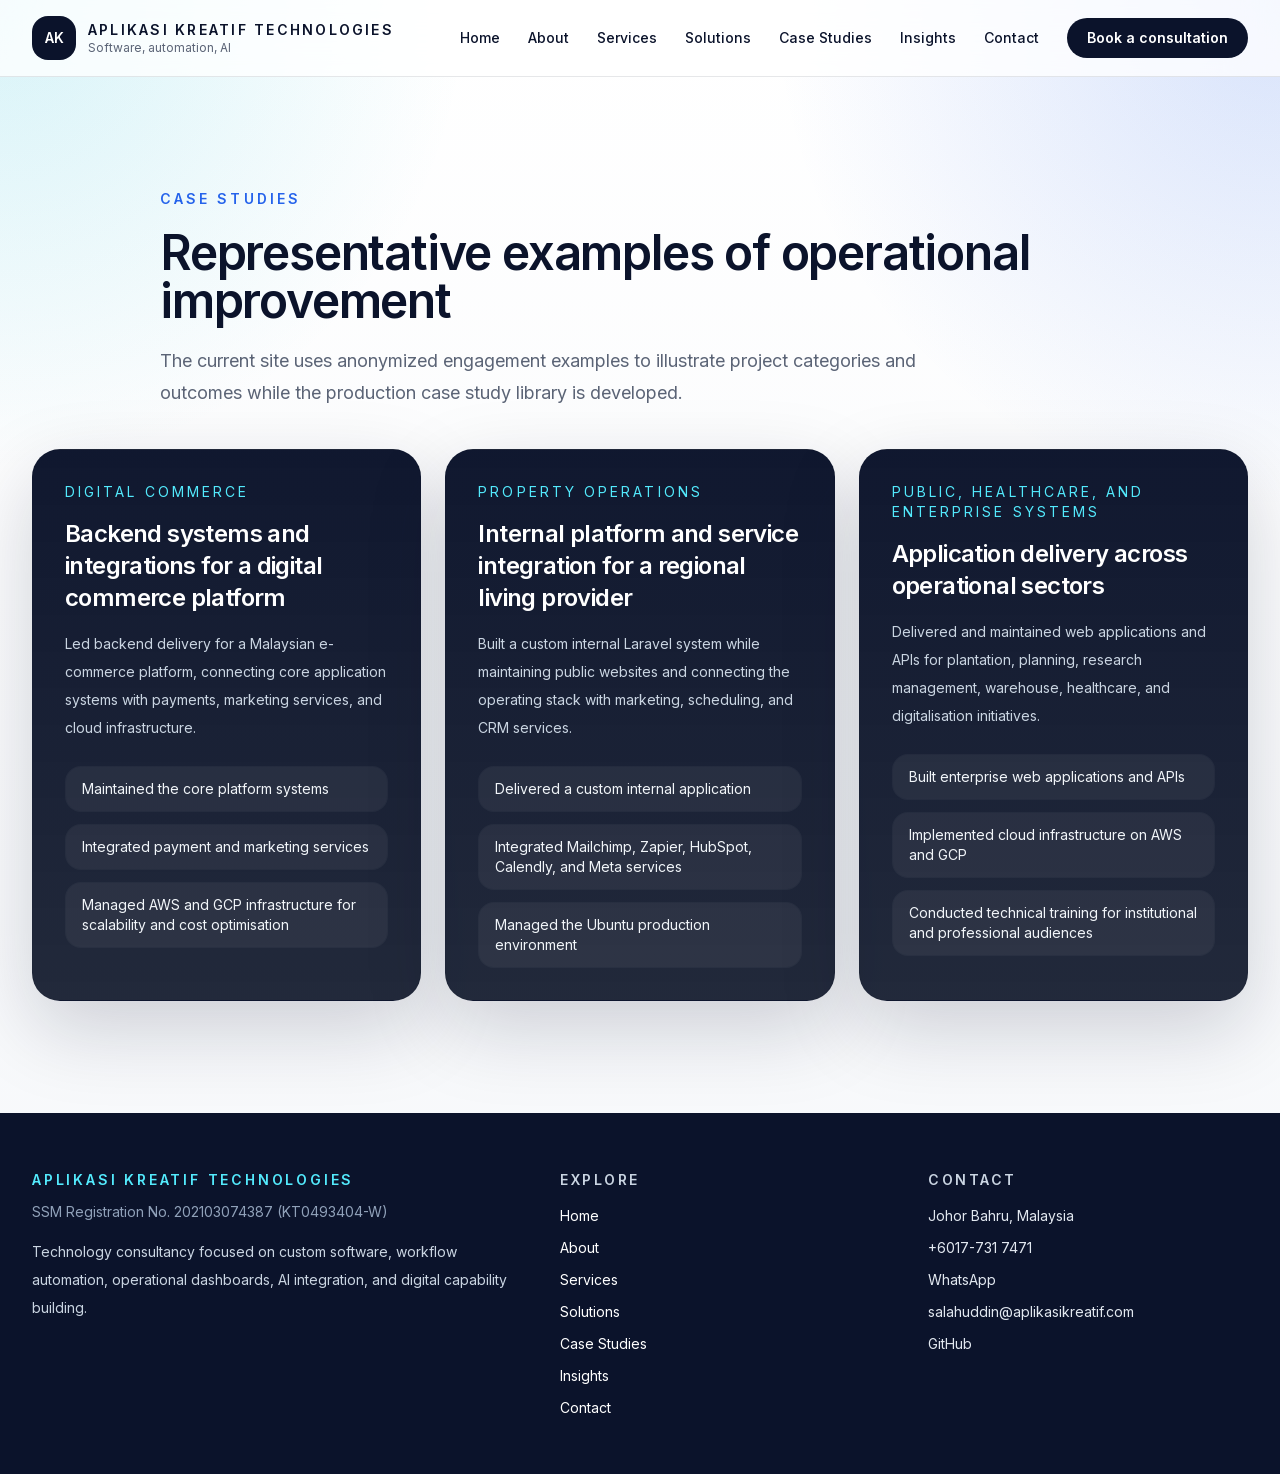
<file: case-studies/index.html>
<!DOCTYPE html><!--Fv5k9sn8lTZWfgPA54BER--><html lang="en"><head><meta charSet="utf-8"/><meta name="viewport" content="width=device-width, initial-scale=1"/><link rel="preload" href="/_next/static/media/83afe278b6a6bb3c-s.p.3a6ba036.woff2" as="font" crossorigin="" type="font/woff2"/><link rel="stylesheet" href="/_next/static/chunks/cc5685dd130d1ed8.css" data-precedence="next"/><link rel="preload" as="script" fetchPriority="low" href="/_next/static/chunks/112057e4bacf9cea.js"/><script src="/_next/static/chunks/82abf2d65f5428ae.js" async=""></script><script src="/_next/static/chunks/f65efecd163ef00e.js" async=""></script><script src="/_next/static/chunks/69be39811437728d.js" async=""></script><script src="/_next/static/chunks/turbopack-fe18a1935a112de6.js" async=""></script><script src="/_next/static/chunks/dbd79a3f8c2d90d4.js" async=""></script><script src="/_next/static/chunks/2c5f4185e7dcd06b.js" async=""></script><script src="/_next/static/chunks/ff1a16fafef87110.js" async=""></script><script src="/_next/static/chunks/d2be314c3ece3fbe.js" async=""></script><link rel="preload" href="https://www.googletagmanager.com/gtag/js?id=G-EKGTZ4ED8S" as="script"/><meta name="next-size-adjust" content=""/><meta name="theme-color" content="#0B132B"/><title>Case Studies | Aplikasi Kreatif Technologies</title><meta name="description" content="Representative case study formats showing the types of software, automation, and reporting outcomes Aplikasi Kreatif Technologies can support."/><meta name="keywords" content="custom software development malaysia,AI automation malaysia,workflow automation system,dashboard development,IT training malaysia"/><link rel="canonical" href="https://aplikasikreatif.com/case-studies/"/><meta property="og:title" content="Case Studies | Aplikasi Kreatif Technologies"/><meta property="og:description" content="Representative case study formats showing the types of software, automation, and reporting outcomes Aplikasi Kreatif Technologies can support."/><meta property="og:url" content="https://aplikasikreatif.com/case-studies/"/><meta property="og:site_name" content="Aplikasi Kreatif Technologies"/><meta property="og:locale" content="en_MY"/><meta property="og:type" content="website"/><meta name="twitter:card" content="summary_large_image"/><meta name="twitter:title" content="Case Studies | Aplikasi Kreatif Technologies"/><meta name="twitter:description" content="Representative case study formats showing the types of software, automation, and reporting outcomes Aplikasi Kreatif Technologies can support."/><link rel="icon" href="/icon.svg?icon.4bb76738.svg" sizes="any" type="image/svg+xml"/><script src="/_next/static/chunks/a6dad97d9634a72d.js" noModule=""></script></head><body class="inter_2fe1ab3d-module__-T-KAq__variable pb-20 font-sans antialiased lg:pb-0"><div hidden=""><!--$--><!--/$--></div><div class="relative min-h-screen"><header class="sticky top-0 z-50 border-b border-white/60 bg-white/76 backdrop-blur-xl"><div class="mx-auto flex max-w-7xl items-center justify-between px-6 py-4 lg:px-8"><a class="flex items-center gap-3" href="/"><div class="flex h-11 w-11 items-center justify-center rounded-2xl bg-[var(--color-navy)] text-sm font-semibold text-white">AK</div><div><p class="text-sm font-semibold uppercase tracking-[0.16em] text-[var(--color-navy)]">Aplikasi Kreatif Technologies</p><p class="text-xs text-[var(--color-muted)]">Software, automation, AI</p></div></a><nav class="hidden items-center gap-7 lg:flex"><a class="text-sm font-medium text-[var(--color-navy)]" href="/">Home</a><a class="text-sm font-medium text-[var(--color-navy)]" href="/about/">About</a><a class="text-sm font-medium text-[var(--color-navy)]" href="/services/">Services</a><a class="text-sm font-medium text-[var(--color-navy)]" href="/solutions/">Solutions</a><a class="text-sm font-medium text-[var(--color-navy)]" href="/case-studies/">Case Studies</a><a class="text-sm font-medium text-[var(--color-navy)]" href="/insights/">Insights</a><a class="text-sm font-medium text-[var(--color-navy)]" href="/contact/">Contact</a><a class="inline-flex items-center rounded-full bg-[var(--color-navy)] px-5 py-2.5 text-sm font-semibold text-white" href="/contact/">Book a consultation</a></nav><button type="button" class="inline-flex h-11 w-11 items-center justify-center rounded-2xl border border-[var(--color-border)] bg-white text-[var(--color-navy)] lg:hidden" aria-expanded="false" aria-label="Toggle navigation menu"><svg xmlns="http://www.w3.org/2000/svg" width="24" height="24" viewBox="0 0 24 24" fill="none" stroke="currentColor" stroke-width="2" stroke-linecap="round" stroke-linejoin="round" class="lucide lucide-menu h-5 w-5" aria-hidden="true"><path d="M4 5h16"></path><path d="M4 12h16"></path><path d="M4 19h16"></path></svg></button></div></header><main><section class="pt-24 pb-10 sm:pt-28"><div class="mx-auto max-w-5xl px-6 lg:px-8"><p class="text-sm font-semibold uppercase tracking-[0.22em] text-[var(--color-blue)]">Case studies</p><h1 class="mt-5 text-4xl font-semibold tracking-tight text-[var(--color-navy)] sm:text-5xl">Representative examples of operational improvement</h1><p class="mt-5 max-w-3xl text-base leading-8 text-[var(--color-muted)] sm:text-lg">The current site uses anonymized engagement examples to illustrate project categories and outcomes while the production case study library is developed.</p></div></section><section class="pb-24 sm:pb-28"><div class="mx-auto grid max-w-7xl gap-6 px-6 lg:grid-cols-3 lg:px-8"><article class="flex h-full flex-col rounded-[28px] border border-white/60 bg-[linear-gradient(180deg,rgba(11,19,43,0.98),rgba(15,23,42,0.92))] p-8 text-white shadow-[0_28px_80px_rgba(11,19,43,0.18)]"><p class="text-sm uppercase tracking-[0.22em] text-cyan-300">Digital commerce</p><h3 class="mt-4 text-2xl font-semibold tracking-tight">Backend systems and integrations for a digital commerce platform</h3><p class="mt-4 text-sm leading-7 text-slate-300">Led backend delivery for a Malaysian e-commerce platform, connecting core application systems with payments, marketing services, and cloud infrastructure.</p><div class="mt-6 space-y-3"><div class="rounded-2xl border border-white/10 bg-white/6 px-4 py-3 text-sm text-slate-100">Maintained the core platform systems</div><div class="rounded-2xl border border-white/10 bg-white/6 px-4 py-3 text-sm text-slate-100">Integrated payment and marketing services</div><div class="rounded-2xl border border-white/10 bg-white/6 px-4 py-3 text-sm text-slate-100">Managed AWS and GCP infrastructure for scalability and cost optimisation</div></div></article><article class="flex h-full flex-col rounded-[28px] border border-white/60 bg-[linear-gradient(180deg,rgba(11,19,43,0.98),rgba(15,23,42,0.92))] p-8 text-white shadow-[0_28px_80px_rgba(11,19,43,0.18)]"><p class="text-sm uppercase tracking-[0.22em] text-cyan-300">Property operations</p><h3 class="mt-4 text-2xl font-semibold tracking-tight">Internal platform and service integration for a regional living provider</h3><p class="mt-4 text-sm leading-7 text-slate-300">Built a custom internal Laravel system while maintaining public websites and connecting the operating stack with marketing, scheduling, and CRM services.</p><div class="mt-6 space-y-3"><div class="rounded-2xl border border-white/10 bg-white/6 px-4 py-3 text-sm text-slate-100">Delivered a custom internal application</div><div class="rounded-2xl border border-white/10 bg-white/6 px-4 py-3 text-sm text-slate-100">Integrated Mailchimp, Zapier, HubSpot, Calendly, and Meta services</div><div class="rounded-2xl border border-white/10 bg-white/6 px-4 py-3 text-sm text-slate-100">Managed the Ubuntu production environment</div></div></article><article class="flex h-full flex-col rounded-[28px] border border-white/60 bg-[linear-gradient(180deg,rgba(11,19,43,0.98),rgba(15,23,42,0.92))] p-8 text-white shadow-[0_28px_80px_rgba(11,19,43,0.18)]"><p class="text-sm uppercase tracking-[0.22em] text-cyan-300">Public, healthcare, and enterprise systems</p><h3 class="mt-4 text-2xl font-semibold tracking-tight">Application delivery across operational sectors</h3><p class="mt-4 text-sm leading-7 text-slate-300">Delivered and maintained web applications and APIs for plantation, planning, research management, warehouse, healthcare, and digitalisation initiatives.</p><div class="mt-6 space-y-3"><div class="rounded-2xl border border-white/10 bg-white/6 px-4 py-3 text-sm text-slate-100">Built enterprise web applications and APIs</div><div class="rounded-2xl border border-white/10 bg-white/6 px-4 py-3 text-sm text-slate-100">Implemented cloud infrastructure on AWS and GCP</div><div class="rounded-2xl border border-white/10 bg-white/6 px-4 py-3 text-sm text-slate-100">Conducted technical training for institutional and professional audiences</div></div></article></div></section><!--$--><!--/$--></main><footer class="border-t border-white/60 bg-[var(--color-navy)] py-14 text-white"><div class="mx-auto grid max-w-7xl gap-12 px-6 lg:grid-cols-[1.2fr_0.8fr_0.8fr] lg:px-8"><div><p class="text-sm font-semibold uppercase tracking-[0.2em] text-cyan-300">Aplikasi Kreatif Technologies</p><p class="mt-3 text-sm text-slate-400">SSM Registration No. <!-- -->202103074387 (KT0493404-W)</p><p class="mt-4 max-w-xl text-sm leading-7 text-slate-300">Technology consultancy focused on custom software, workflow automation, operational dashboards, AI integration, and digital capability building.</p></div><div><h2 class="text-sm font-semibold uppercase tracking-[0.18em] text-slate-300">Explore</h2><div class="mt-4 flex flex-col gap-3 text-sm text-white"><a href="/">Home</a><a href="/about/">About</a><a href="/services/">Services</a><a href="/solutions/">Solutions</a><a href="/case-studies/">Case Studies</a><a href="/insights/">Insights</a><a href="/contact/">Contact</a></div></div><div><h2 class="text-sm font-semibold uppercase tracking-[0.18em] text-slate-300">Contact</h2><div class="mt-4 flex flex-col gap-3 text-sm text-slate-200"><p class="block">Johor Bahru, Malaysia</p><a href="tel:+6017-7317471" class="block w-fit break-words text-slate-200">+6017-731 7471</a><a class="block w-fit text-slate-200" href="https://wa.me/60177317471" target="_blank" rel="noreferrer">WhatsApp</a><a href="mailto:salahuddin@aplikasikreatif.com" class="block w-fit break-all text-slate-200">salahuddin@aplikasikreatif.com</a><a href="https://github.com/aplikasikreatif" target="_blank" rel="noreferrer" class="block w-fit text-slate-200">GitHub</a></div></div></div></footer></div><div class="fixed inset-x-0 bottom-0 z-40 border-t border-[var(--color-border)] bg-white/95 px-4 py-3 shadow-[0_-12px_32px_rgba(11,19,43,0.1)] backdrop-blur lg:hidden"><a class="inline-flex w-full items-center justify-center gap-2 rounded-full bg-[var(--color-navy)] px-5 py-3 text-sm font-semibold text-white" href="https://wa.me/60177317471" target="_blank" rel="noreferrer"><svg xmlns="http://www.w3.org/2000/svg" width="24" height="24" viewBox="0 0 24 24" fill="none" stroke="currentColor" stroke-width="2" stroke-linecap="round" stroke-linejoin="round" class="lucide lucide-message-circle h-4 w-4" aria-hidden="true"><path d="M2.992 16.342a2 2 0 0 1 .094 1.167l-1.065 3.29a1 1 0 0 0 1.236 1.168l3.413-.998a2 2 0 0 1 1.099.092 10 10 0 1 0-4.777-4.719"></path></svg>Talk to us on WhatsApp</a></div><script src="/_next/static/chunks/112057e4bacf9cea.js" id="_R_" async=""></script><script>(self.__next_f=self.__next_f||[]).push([0])</script><script>self.__next_f.push([1,"1:\"$Sreact.fragment\"\n2:I[62319,[\"/_next/static/chunks/dbd79a3f8c2d90d4.js\",\"/_next/static/chunks/2c5f4185e7dcd06b.js\"],\"Navbar\"]\n3:I[39756,[\"/_next/static/chunks/ff1a16fafef87110.js\",\"/_next/static/chunks/d2be314c3ece3fbe.js\"],\"default\"]\n4:I[37457,[\"/_next/static/chunks/ff1a16fafef87110.js\",\"/_next/static/chunks/d2be314c3ece3fbe.js\"],\"default\"]\n5:I[22016,[\"/_next/static/chunks/dbd79a3f8c2d90d4.js\",\"/_next/static/chunks/2c5f4185e7dcd06b.js\"],\"\"]\n6:I[61119,[\"/_next/static/chunks/dbd79a3f8c2d90d4.js\",\"/_next/static/chunks/2c5f4185e7dcd06b.js\"],\"WhatsAppCTA\"]\nc:I[68027,[],\"default\"]\n:HL[\"/_next/static/chunks/cc5685dd130d1ed8.css\",\"style\"]\n:HL[\"/_next/static/media/83afe278b6a6bb3c-s.p.3a6ba036.woff2\",\"font\",{\"crossOrigin\":\"\",\"type\":\"font/woff2\"}]\n"])</script><script>self.__next_f.push([1,"0:{\"P\":null,\"b\":\"Fv5k9sn8lTZWfgPA54BER\",\"c\":[\"\",\"case-studies\",\"\"],\"q\":\"\",\"i\":false,\"f\":[[[\"\",{\"children\":[\"case-studies\",{\"children\":[\"__PAGE__\",{}]}]},\"$undefined\",\"$undefined\",true],[[\"$\",\"$1\",\"c\",{\"children\":[[[\"$\",\"link\",\"0\",{\"rel\":\"stylesheet\",\"href\":\"/_next/static/chunks/cc5685dd130d1ed8.css\",\"precedence\":\"next\",\"crossOrigin\":\"$undefined\",\"nonce\":\"$undefined\"}],[\"$\",\"script\",\"script-0\",{\"src\":\"/_next/static/chunks/dbd79a3f8c2d90d4.js\",\"async\":true,\"nonce\":\"$undefined\"}],[\"$\",\"script\",\"script-1\",{\"src\":\"/_next/static/chunks/2c5f4185e7dcd06b.js\",\"async\":true,\"nonce\":\"$undefined\"}]],[\"$\",\"html\",null,{\"lang\":\"en\",\"children\":[\"$\",\"body\",null,{\"className\":\"inter_2fe1ab3d-module__-T-KAq__variable pb-20 font-sans antialiased lg:pb-0\",\"children\":[[\"$\",\"div\",null,{\"className\":\"relative min-h-screen\",\"children\":[[\"$\",\"$L2\",null,{}],[\"$\",\"main\",null,{\"children\":[\"$\",\"$L3\",null,{\"parallelRouterKey\":\"children\",\"error\":\"$undefined\",\"errorStyles\":\"$undefined\",\"errorScripts\":\"$undefined\",\"template\":[\"$\",\"$L4\",null,{}],\"templateStyles\":\"$undefined\",\"templateScripts\":\"$undefined\",\"notFound\":[[[\"$\",\"title\",null,{\"children\":\"404: This page could not be found.\"}],[\"$\",\"div\",null,{\"style\":{\"fontFamily\":\"system-ui,\\\"Segoe UI\\\",Roboto,Helvetica,Arial,sans-serif,\\\"Apple Color Emoji\\\",\\\"Segoe UI Emoji\\\"\",\"height\":\"100vh\",\"textAlign\":\"center\",\"display\":\"flex\",\"flexDirection\":\"column\",\"alignItems\":\"center\",\"justifyContent\":\"center\"},\"children\":[\"$\",\"div\",null,{\"children\":[[\"$\",\"style\",null,{\"dangerouslySetInnerHTML\":{\"__html\":\"body{color:#000;background:#fff;margin:0}.next-error-h1{border-right:1px solid rgba(0,0,0,.3)}@media (prefers-color-scheme:dark){body{color:#fff;background:#000}.next-error-h1{border-right:1px solid rgba(255,255,255,.3)}}\"}}],[\"$\",\"h1\",null,{\"className\":\"next-error-h1\",\"style\":{\"display\":\"inline-block\",\"margin\":\"0 20px 0 0\",\"padding\":\"0 23px 0 0\",\"fontSize\":24,\"fontWeight\":500,\"verticalAlign\":\"top\",\"lineHeight\":\"49px\"},\"children\":404}],[\"$\",\"div\",null,{\"style\":{\"display\":\"inline-block\"},\"children\":[\"$\",\"h2\",null,{\"style\":{\"fontSize\":14,\"fontWeight\":400,\"lineHeight\":\"49px\",\"margin\":0},\"children\":\"This page could not be found.\"}]}]]}]}]],[]],\"forbidden\":\"$undefined\",\"unauthorized\":\"$undefined\"}]}],[\"$\",\"footer\",null,{\"className\":\"border-t border-white/60 bg-[var(--color-navy)] py-14 text-white\",\"children\":[\"$\",\"div\",null,{\"className\":\"mx-auto grid max-w-7xl gap-12 px-6 lg:grid-cols-[1.2fr_0.8fr_0.8fr] lg:px-8\",\"children\":[[\"$\",\"div\",null,{\"children\":[[\"$\",\"p\",null,{\"className\":\"text-sm font-semibold uppercase tracking-[0.2em] text-cyan-300\",\"children\":\"Aplikasi Kreatif Technologies\"}],[\"$\",\"p\",null,{\"className\":\"mt-3 text-sm text-slate-400\",\"children\":[\"SSM Registration No. \",\"202103074387 (KT0493404-W)\"]}],[\"$\",\"p\",null,{\"className\":\"mt-4 max-w-xl text-sm leading-7 text-slate-300\",\"children\":\"Technology consultancy focused on custom software, workflow automation, operational dashboards, AI integration, and digital capability building.\"}]]}],[\"$\",\"div\",null,{\"children\":[[\"$\",\"h2\",null,{\"className\":\"text-sm font-semibold uppercase tracking-[0.18em] text-slate-300\",\"children\":\"Explore\"}],[\"$\",\"div\",null,{\"className\":\"mt-4 flex flex-col gap-3 text-sm text-white\",\"children\":[[\"$\",\"$L5\",\"/\",{\"href\":\"/\",\"children\":\"Home\"}],[\"$\",\"$L5\",\"/about\",{\"href\":\"/about\",\"children\":\"About\"}],[\"$\",\"$L5\",\"/services\",{\"href\":\"/services\",\"children\":\"Services\"}],[\"$\",\"$L5\",\"/solutions\",{\"href\":\"/solutions\",\"children\":\"Solutions\"}],[\"$\",\"$L5\",\"/case-studies\",{\"href\":\"/case-studies\",\"children\":\"Case Studies\"}],[\"$\",\"$L5\",\"/insights\",{\"href\":\"/insights\",\"children\":\"Insights\"}],[\"$\",\"$L5\",\"/contact\",{\"href\":\"/contact\",\"children\":\"Contact\"}]]}]]}],[\"$\",\"div\",null,{\"children\":[[\"$\",\"h2\",null,{\"className\":\"text-sm font-semibold uppercase tracking-[0.18em] text-slate-300\",\"children\":\"Contact\"}],[\"$\",\"div\",null,{\"className\":\"mt-4 flex flex-col gap-3 text-sm text-slate-200\",\"children\":[[\"$\",\"p\",null,{\"className\":\"block\",\"children\":\"Johor Bahru, Malaysia\"}],[\"$\",\"a\",null,{\"href\":\"tel:+6017-7317471\",\"className\":\"block w-fit break-words text-slate-200\",\"children\":\"+6017-731 7471\"}],[\"$\",\"$L6\",null,{\"location\":\"footer\",\"className\":\"block w-fit text-slate-200\",\"children\":\"WhatsApp\"}],[\"$\",\"a\",null,{\"href\":\"mailto:salahuddin@aplikasikreatif.com\",\"className\":\"block w-fit break-all text-slate-200\",\"children\":\"salahuddin@aplikasikreatif.com\"}],[\"$\",\"a\",null,{\"href\":\"https://github.com/aplikasikreatif\",\"target\":\"_blank\",\"rel\":\"noreferrer\",\"className\":\"block w-fit text-slate-200\",\"children\":\"GitHub\"}]]}]]}]]}]}]]}],\"$L7\",\"$L8\"]}]}]]}],{\"children\":[\"$L9\",{\"children\":[\"$La\",{},null,false,false]},null,false,false]},null,false,false],\"$Lb\",false]],\"m\":\"$undefined\",\"G\":[\"$c\",[]],\"S\":true}\n"])</script><script>self.__next_f.push([1,"d:I[54576,[\"/_next/static/chunks/dbd79a3f8c2d90d4.js\",\"/_next/static/chunks/2c5f4185e7dcd06b.js\"],\"GoogleAnalytics\"]\n11:I[97367,[\"/_next/static/chunks/ff1a16fafef87110.js\",\"/_next/static/chunks/d2be314c3ece3fbe.js\"],\"ViewportBoundary\"]\n13:I[97367,[\"/_next/static/chunks/ff1a16fafef87110.js\",\"/_next/static/chunks/d2be314c3ece3fbe.js\"],\"MetadataBoundary\"]\n14:\"$Sreact.suspense\"\n7:[\"$\",\"div\",null,{\"className\":\"fixed inset-x-0 bottom-0 z-40 border-t border-[var(--color-border)] bg-white/95 px-4 py-3 shadow-[0_-12px_32px_rgba(11,19,43,0.1)] backdrop-blur lg:hidden\",\"children\":[\"$\",\"$L6\",null,{\"location\":\"mobile_sticky\",\"className\":\"inline-flex w-full items-center justify-center gap-2 rounded-full bg-[var(--color-navy)] px-5 py-3 text-sm font-semibold text-white\",\"children\":[[\"$\",\"svg\",null,{\"ref\":\"$undefined\",\"xmlns\":\"http://www.w3.org/2000/svg\",\"width\":24,\"height\":24,\"viewBox\":\"0 0 24 24\",\"fill\":\"none\",\"stroke\":\"currentColor\",\"strokeWidth\":2,\"strokeLinecap\":\"round\",\"strokeLinejoin\":\"round\",\"className\":\"lucide lucide-message-circle h-4 w-4\",\"aria-hidden\":\"true\",\"children\":[[\"$\",\"path\",\"1sd12s\",{\"d\":\"M2.992 16.342a2 2 0 0 1 .094 1.167l-1.065 3.29a1 1 0 0 0 1.236 1.168l3.413-.998a2 2 0 0 1 1.099.092 10 10 0 1 0-4.777-4.719\"}],\"$undefined\"]}],\"Talk to us on WhatsApp\"]}]}]\n8:[null,null,[\"$\",\"$Ld\",null,{\"gaId\":\"G-EKGTZ4ED8S\"}]]\n9:[\"$\",\"$1\",\"c\",{\"children\":[null,[\"$\",\"$L3\",null,{\"parallelRouterKey\":\"children\",\"error\":\"$undefined\",\"errorStyles\":\"$undefined\",\"errorScripts\":\"$undefined\",\"template\":[\"$\",\"$L4\",null,{}],\"templateStyles\":\"$undefined\",\"templateScripts\":\"$undefined\",\"notFound\":\"$undefined\",\"forbidden\":\"$undefined\",\"unauthorized\":\"$undefined\"}]]}]\n"])</script><script>self.__next_f.push([1,"a:[\"$\",\"$1\",\"c\",{\"children\":[[[\"$\",\"section\",null,{\"className\":\"pt-24 pb-10 sm:pt-28\",\"children\":[\"$\",\"div\",null,{\"className\":\"mx-auto max-w-5xl px-6 lg:px-8\",\"children\":[[\"$\",\"p\",null,{\"className\":\"text-sm font-semibold uppercase tracking-[0.22em] text-[var(--color-blue)]\",\"children\":\"Case studies\"}],[\"$\",\"h1\",null,{\"className\":\"mt-5 text-4xl font-semibold tracking-tight text-[var(--color-navy)] sm:text-5xl\",\"children\":\"Representative examples of operational improvement\"}],[\"$\",\"p\",null,{\"className\":\"mt-5 max-w-3xl text-base leading-8 text-[var(--color-muted)] sm:text-lg\",\"children\":\"The current site uses anonymized engagement examples to illustrate project categories and outcomes while the production case study library is developed.\"}]]}]}],[\"$\",\"section\",null,{\"className\":\"pb-24 sm:pb-28\",\"children\":[\"$\",\"div\",null,{\"className\":\"mx-auto grid max-w-7xl gap-6 px-6 lg:grid-cols-3 lg:px-8\",\"children\":[[\"$\",\"article\",\"Backend systems and integrations for a digital commerce platform\",{\"className\":\"flex h-full flex-col rounded-[28px] border border-white/60 bg-[linear-gradient(180deg,rgba(11,19,43,0.98),rgba(15,23,42,0.92))] p-8 text-white shadow-[0_28px_80px_rgba(11,19,43,0.18)]\",\"children\":[[\"$\",\"p\",null,{\"className\":\"text-sm uppercase tracking-[0.22em] text-cyan-300\",\"children\":\"Digital commerce\"}],[\"$\",\"h3\",null,{\"className\":\"mt-4 text-2xl font-semibold tracking-tight\",\"children\":\"Backend systems and integrations for a digital commerce platform\"}],[\"$\",\"p\",null,{\"className\":\"mt-4 text-sm leading-7 text-slate-300\",\"children\":\"Led backend delivery for a Malaysian e-commerce platform, connecting core application systems with payments, marketing services, and cloud infrastructure.\"}],[\"$\",\"div\",null,{\"className\":\"mt-6 space-y-3\",\"children\":[[\"$\",\"div\",\"Maintained the core platform systems\",{\"className\":\"rounded-2xl border border-white/10 bg-white/6 px-4 py-3 text-sm text-slate-100\",\"children\":\"Maintained the core platform systems\"}],[\"$\",\"div\",\"Integrated payment and marketing services\",{\"className\":\"rounded-2xl border border-white/10 bg-white/6 px-4 py-3 text-sm text-slate-100\",\"children\":\"Integrated payment and marketing services\"}],[\"$\",\"div\",\"Managed AWS and GCP infrastructure for scalability and cost optimisation\",{\"className\":\"rounded-2xl border border-white/10 bg-white/6 px-4 py-3 text-sm text-slate-100\",\"children\":\"Managed AWS and GCP infrastructure for scalability and cost optimisation\"}]]}]]}],[\"$\",\"article\",\"Internal platform and service integration for a regional living provider\",{\"className\":\"flex h-full flex-col rounded-[28px] border border-white/60 bg-[linear-gradient(180deg,rgba(11,19,43,0.98),rgba(15,23,42,0.92))] p-8 text-white shadow-[0_28px_80px_rgba(11,19,43,0.18)]\",\"children\":[[\"$\",\"p\",null,{\"className\":\"text-sm uppercase tracking-[0.22em] text-cyan-300\",\"children\":\"Property operations\"}],[\"$\",\"h3\",null,{\"className\":\"mt-4 text-2xl font-semibold tracking-tight\",\"children\":\"Internal platform and service integration for a regional living provider\"}],[\"$\",\"p\",null,{\"className\":\"mt-4 text-sm leading-7 text-slate-300\",\"children\":\"Built a custom internal Laravel system while maintaining public websites and connecting the operating stack with marketing, scheduling, and CRM services.\"}],[\"$\",\"div\",null,{\"className\":\"mt-6 space-y-3\",\"children\":[[\"$\",\"div\",\"Delivered a custom internal application\",{\"className\":\"rounded-2xl border border-white/10 bg-white/6 px-4 py-3 text-sm text-slate-100\",\"children\":\"Delivered a custom internal application\"}],[\"$\",\"div\",\"Integrated Mailchimp, Zapier, HubSpot, Calendly, and Meta services\",{\"className\":\"rounded-2xl border border-white/10 bg-white/6 px-4 py-3 text-sm text-slate-100\",\"children\":\"Integrated Mailchimp, Zapier, HubSpot, Calendly, and Meta services\"}],\"$Le\"]}]]}],\"$Lf\"]}]}]],null,\"$L10\"]}]\n"])</script><script>self.__next_f.push([1,"b:[\"$\",\"$1\",\"h\",{\"children\":[null,[\"$\",\"$L11\",null,{\"children\":\"$L12\"}],[\"$\",\"div\",null,{\"hidden\":true,\"children\":[\"$\",\"$L13\",null,{\"children\":[\"$\",\"$14\",null,{\"name\":\"Next.Metadata\",\"children\":\"$L15\"}]}]}],[\"$\",\"meta\",null,{\"name\":\"next-size-adjust\",\"content\":\"\"}]]}]\n"])</script><script>self.__next_f.push([1,"16:I[97367,[\"/_next/static/chunks/ff1a16fafef87110.js\",\"/_next/static/chunks/d2be314c3ece3fbe.js\"],\"OutletBoundary\"]\ne:[\"$\",\"div\",\"Managed the Ubuntu production environment\",{\"className\":\"rounded-2xl border border-white/10 bg-white/6 px-4 py-3 text-sm text-slate-100\",\"children\":\"Managed the Ubuntu production environment\"}]\n"])</script><script>self.__next_f.push([1,"f:[\"$\",\"article\",\"Application delivery across operational sectors\",{\"className\":\"flex h-full flex-col rounded-[28px] border border-white/60 bg-[linear-gradient(180deg,rgba(11,19,43,0.98),rgba(15,23,42,0.92))] p-8 text-white shadow-[0_28px_80px_rgba(11,19,43,0.18)]\",\"children\":[[\"$\",\"p\",null,{\"className\":\"text-sm uppercase tracking-[0.22em] text-cyan-300\",\"children\":\"Public, healthcare, and enterprise systems\"}],[\"$\",\"h3\",null,{\"className\":\"mt-4 text-2xl font-semibold tracking-tight\",\"children\":\"Application delivery across operational sectors\"}],[\"$\",\"p\",null,{\"className\":\"mt-4 text-sm leading-7 text-slate-300\",\"children\":\"Delivered and maintained web applications and APIs for plantation, planning, research management, warehouse, healthcare, and digitalisation initiatives.\"}],[\"$\",\"div\",null,{\"className\":\"mt-6 space-y-3\",\"children\":[[\"$\",\"div\",\"Built enterprise web applications and APIs\",{\"className\":\"rounded-2xl border border-white/10 bg-white/6 px-4 py-3 text-sm text-slate-100\",\"children\":\"Built enterprise web applications and APIs\"}],[\"$\",\"div\",\"Implemented cloud infrastructure on AWS and GCP\",{\"className\":\"rounded-2xl border border-white/10 bg-white/6 px-4 py-3 text-sm text-slate-100\",\"children\":\"Implemented cloud infrastructure on AWS and GCP\"}],[\"$\",\"div\",\"Conducted technical training for institutional and professional audiences\",{\"className\":\"rounded-2xl border border-white/10 bg-white/6 px-4 py-3 text-sm text-slate-100\",\"children\":\"Conducted technical training for institutional and professional audiences\"}]]}]]}]\n"])</script><script>self.__next_f.push([1,"10:[\"$\",\"$L16\",null,{\"children\":[\"$\",\"$14\",null,{\"name\":\"Next.MetadataOutlet\",\"children\":\"$@17\"}]}]\n"])</script><script>self.__next_f.push([1,"12:[[\"$\",\"meta\",\"0\",{\"charSet\":\"utf-8\"}],[\"$\",\"meta\",\"1\",{\"name\":\"viewport\",\"content\":\"width=device-width, initial-scale=1\"}],[\"$\",\"meta\",\"2\",{\"name\":\"theme-color\",\"content\":\"#0B132B\"}]]\n"])</script><script>self.__next_f.push([1,"18:I[27201,[\"/_next/static/chunks/ff1a16fafef87110.js\",\"/_next/static/chunks/d2be314c3ece3fbe.js\"],\"IconMark\"]\n"])</script><script>self.__next_f.push([1,"15:[[\"$\",\"title\",\"0\",{\"children\":\"Case Studies | Aplikasi Kreatif Technologies\"}],[\"$\",\"meta\",\"1\",{\"name\":\"description\",\"content\":\"Representative case study formats showing the types of software, automation, and reporting outcomes Aplikasi Kreatif Technologies can support.\"}],[\"$\",\"meta\",\"2\",{\"name\":\"keywords\",\"content\":\"custom software development malaysia,AI automation malaysia,workflow automation system,dashboard development,IT training malaysia\"}],[\"$\",\"link\",\"3\",{\"rel\":\"canonical\",\"href\":\"https://aplikasikreatif.com/case-studies/\"}],[\"$\",\"meta\",\"4\",{\"property\":\"og:title\",\"content\":\"Case Studies | Aplikasi Kreatif Technologies\"}],[\"$\",\"meta\",\"5\",{\"property\":\"og:description\",\"content\":\"Representative case study formats showing the types of software, automation, and reporting outcomes Aplikasi Kreatif Technologies can support.\"}],[\"$\",\"meta\",\"6\",{\"property\":\"og:url\",\"content\":\"https://aplikasikreatif.com/case-studies/\"}],[\"$\",\"meta\",\"7\",{\"property\":\"og:site_name\",\"content\":\"Aplikasi Kreatif Technologies\"}],[\"$\",\"meta\",\"8\",{\"property\":\"og:locale\",\"content\":\"en_MY\"}],[\"$\",\"meta\",\"9\",{\"property\":\"og:type\",\"content\":\"website\"}],[\"$\",\"meta\",\"10\",{\"name\":\"twitter:card\",\"content\":\"summary_large_image\"}],[\"$\",\"meta\",\"11\",{\"name\":\"twitter:title\",\"content\":\"Case Studies | Aplikasi Kreatif Technologies\"}],[\"$\",\"meta\",\"12\",{\"name\":\"twitter:description\",\"content\":\"Representative case study formats showing the types of software, automation, and reporting outcomes Aplikasi Kreatif Technologies can support.\"}],[\"$\",\"link\",\"13\",{\"rel\":\"icon\",\"href\":\"/icon.svg?icon.4bb76738.svg\",\"sizes\":\"any\",\"type\":\"image/svg+xml\"}],[\"$\",\"$L18\",\"14\",{}]]\n"])</script><script>self.__next_f.push([1,"17:null\n"])</script></body></html>
</file>
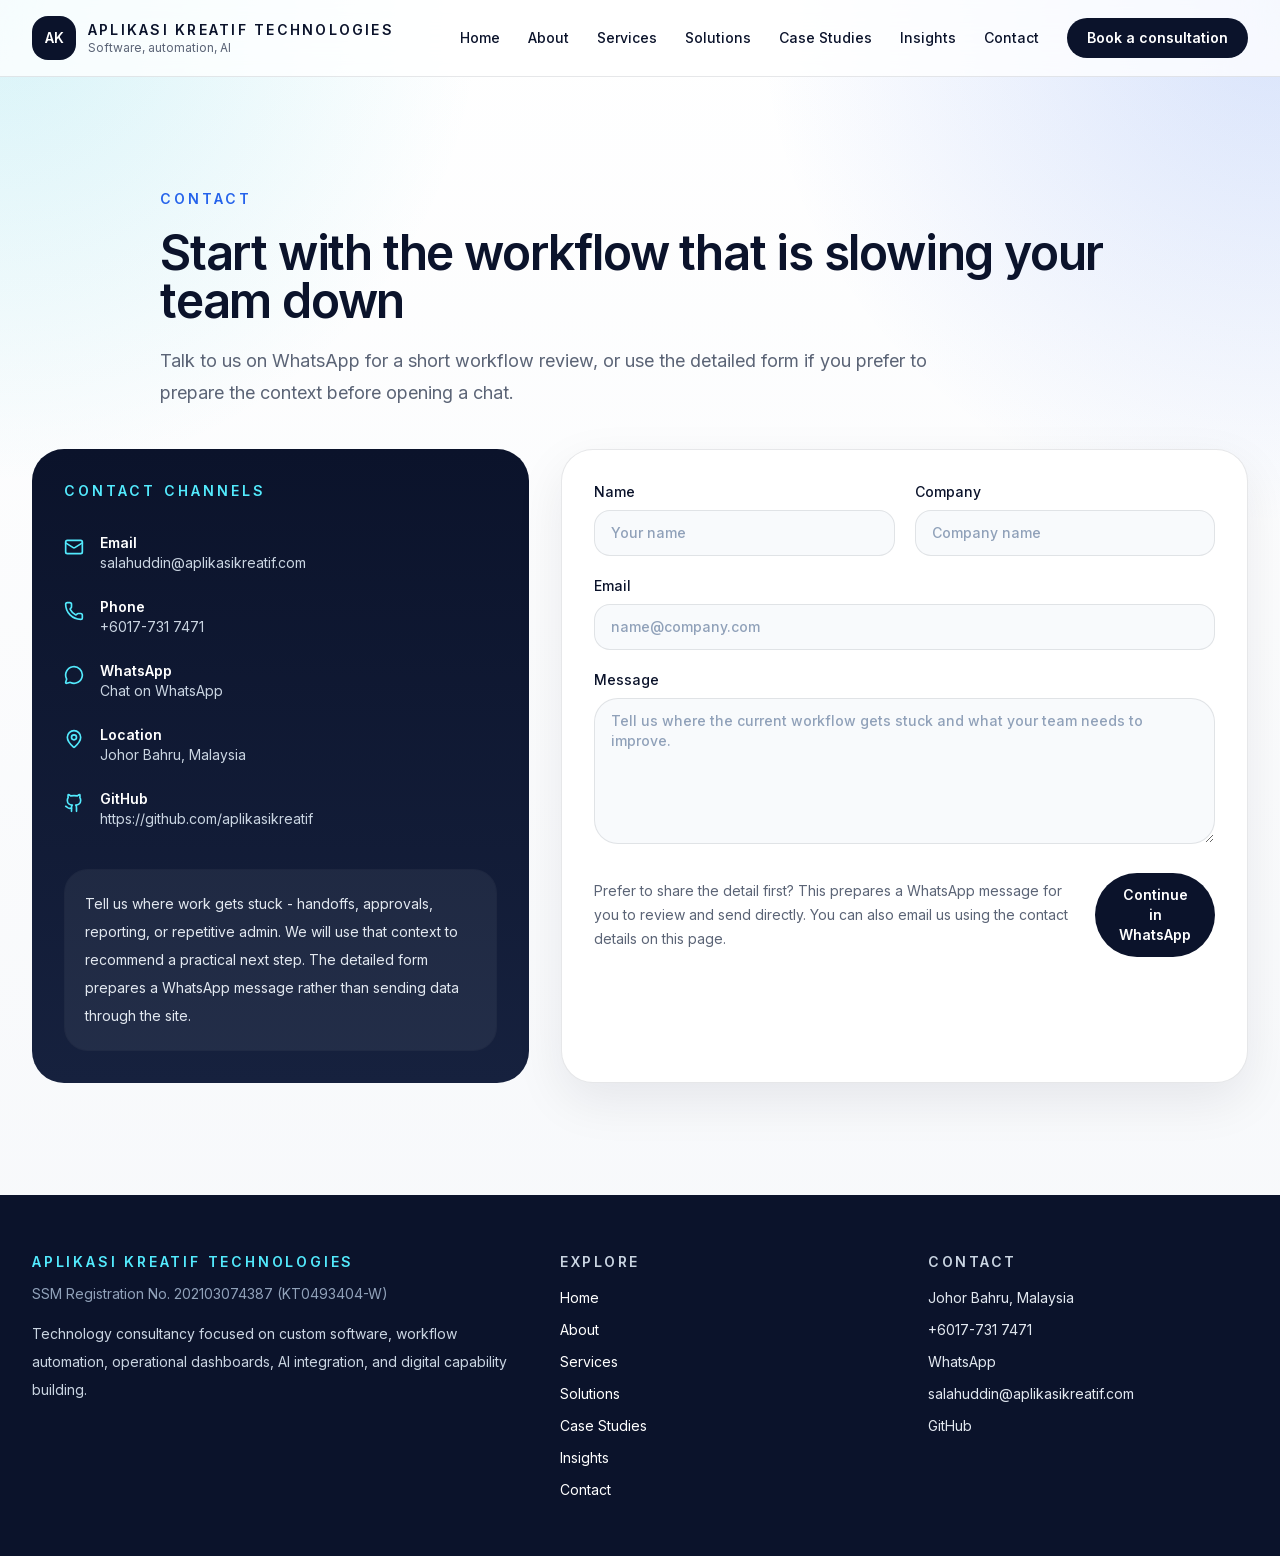
<file: contact/index.html>
<!DOCTYPE html><!--Fv5k9sn8lTZWfgPA54BER--><html lang="en"><head><meta charSet="utf-8"/><meta name="viewport" content="width=device-width, initial-scale=1"/><link rel="preload" href="/_next/static/media/83afe278b6a6bb3c-s.p.3a6ba036.woff2" as="font" crossorigin="" type="font/woff2"/><link rel="stylesheet" href="/_next/static/chunks/cc5685dd130d1ed8.css" data-precedence="next"/><link rel="preload" as="script" fetchPriority="low" href="/_next/static/chunks/112057e4bacf9cea.js"/><script src="/_next/static/chunks/82abf2d65f5428ae.js" async=""></script><script src="/_next/static/chunks/f65efecd163ef00e.js" async=""></script><script src="/_next/static/chunks/69be39811437728d.js" async=""></script><script src="/_next/static/chunks/turbopack-fe18a1935a112de6.js" async=""></script><script src="/_next/static/chunks/dbd79a3f8c2d90d4.js" async=""></script><script src="/_next/static/chunks/2c5f4185e7dcd06b.js" async=""></script><script src="/_next/static/chunks/ff1a16fafef87110.js" async=""></script><script src="/_next/static/chunks/d2be314c3ece3fbe.js" async=""></script><script src="/_next/static/chunks/c2e99bb531c5eb3b.js" async=""></script><link rel="preload" href="https://www.googletagmanager.com/gtag/js?id=G-EKGTZ4ED8S" as="script"/><meta name="next-size-adjust" content=""/><meta name="theme-color" content="#0B132B"/><title>Contact | Aplikasi Kreatif Technologies</title><meta name="description" content="Contact Aplikasi Kreatif Technologies to discuss software, workflow automation, dashboards, AI integration, or IT training needs."/><meta name="keywords" content="custom software development malaysia,AI automation malaysia,workflow automation system,dashboard development,IT training malaysia"/><link rel="canonical" href="https://aplikasikreatif.com/contact/"/><meta property="og:title" content="Contact | Aplikasi Kreatif Technologies"/><meta property="og:description" content="Contact Aplikasi Kreatif Technologies to discuss software, workflow automation, dashboards, AI integration, or IT training needs."/><meta property="og:url" content="https://aplikasikreatif.com/contact/"/><meta property="og:site_name" content="Aplikasi Kreatif Technologies"/><meta property="og:locale" content="en_MY"/><meta property="og:type" content="website"/><meta name="twitter:card" content="summary_large_image"/><meta name="twitter:title" content="Contact | Aplikasi Kreatif Technologies"/><meta name="twitter:description" content="Contact Aplikasi Kreatif Technologies to discuss software, workflow automation, dashboards, AI integration, or IT training needs."/><link rel="icon" href="/icon.svg?icon.4bb76738.svg" sizes="any" type="image/svg+xml"/><script src="/_next/static/chunks/a6dad97d9634a72d.js" noModule=""></script></head><body class="inter_2fe1ab3d-module__-T-KAq__variable pb-20 font-sans antialiased lg:pb-0"><div hidden=""><!--$--><!--/$--></div><div class="relative min-h-screen"><header class="sticky top-0 z-50 border-b border-white/60 bg-white/76 backdrop-blur-xl"><div class="mx-auto flex max-w-7xl items-center justify-between px-6 py-4 lg:px-8"><a class="flex items-center gap-3" href="/"><div class="flex h-11 w-11 items-center justify-center rounded-2xl bg-[var(--color-navy)] text-sm font-semibold text-white">AK</div><div><p class="text-sm font-semibold uppercase tracking-[0.16em] text-[var(--color-navy)]">Aplikasi Kreatif Technologies</p><p class="text-xs text-[var(--color-muted)]">Software, automation, AI</p></div></a><nav class="hidden items-center gap-7 lg:flex"><a class="text-sm font-medium text-[var(--color-navy)]" href="/">Home</a><a class="text-sm font-medium text-[var(--color-navy)]" href="/about/">About</a><a class="text-sm font-medium text-[var(--color-navy)]" href="/services/">Services</a><a class="text-sm font-medium text-[var(--color-navy)]" href="/solutions/">Solutions</a><a class="text-sm font-medium text-[var(--color-navy)]" href="/case-studies/">Case Studies</a><a class="text-sm font-medium text-[var(--color-navy)]" href="/insights/">Insights</a><a class="text-sm font-medium text-[var(--color-navy)]" href="/contact/">Contact</a><a class="inline-flex items-center rounded-full bg-[var(--color-navy)] px-5 py-2.5 text-sm font-semibold text-white" href="/contact/">Book a consultation</a></nav><button type="button" class="inline-flex h-11 w-11 items-center justify-center rounded-2xl border border-[var(--color-border)] bg-white text-[var(--color-navy)] lg:hidden" aria-expanded="false" aria-label="Toggle navigation menu"><svg xmlns="http://www.w3.org/2000/svg" width="24" height="24" viewBox="0 0 24 24" fill="none" stroke="currentColor" stroke-width="2" stroke-linecap="round" stroke-linejoin="round" class="lucide lucide-menu h-5 w-5" aria-hidden="true"><path d="M4 5h16"></path><path d="M4 12h16"></path><path d="M4 19h16"></path></svg></button></div></header><main><section class="pt-24 pb-10 sm:pt-28"><div class="mx-auto max-w-5xl px-6 lg:px-8"><p class="text-sm font-semibold uppercase tracking-[0.22em] text-[var(--color-blue)]">Contact</p><h1 class="mt-5 text-4xl font-semibold tracking-tight text-[var(--color-navy)] sm:text-5xl">Start with the workflow that is slowing your team down</h1><p class="mt-5 max-w-3xl text-base leading-8 text-[var(--color-muted)] sm:text-lg">Talk to us on WhatsApp for a short workflow review, or use the detailed form if you prefer to prepare the context before opening a chat.</p></div></section><section class="pb-24 sm:pb-28"><div class="mx-auto grid max-w-7xl gap-8 px-6 lg:grid-cols-[0.84fr_1.16fr] lg:px-8"><div class="rounded-[32px] bg-[linear-gradient(180deg,#0B132B,#16213E)] p-8 text-white"><p class="text-sm font-semibold uppercase tracking-[0.22em] text-cyan-300">Contact channels</p><div class="mt-8 space-y-6 text-sm"><div class="flex items-start gap-4"><svg xmlns="http://www.w3.org/2000/svg" width="24" height="24" viewBox="0 0 24 24" fill="none" stroke="currentColor" stroke-width="2" stroke-linecap="round" stroke-linejoin="round" class="lucide lucide-mail mt-1 h-5 w-5 text-cyan-300" aria-hidden="true"><path d="m22 7-8.991 5.727a2 2 0 0 1-2.009 0L2 7"></path><rect x="2" y="4" width="20" height="16" rx="2"></rect></svg><div><p class="font-semibold">Email</p><a href="mailto:salahuddin@aplikasikreatif.com" class="text-slate-300">salahuddin@aplikasikreatif.com</a></div></div><div class="flex items-start gap-4"><svg xmlns="http://www.w3.org/2000/svg" width="24" height="24" viewBox="0 0 24 24" fill="none" stroke="currentColor" stroke-width="2" stroke-linecap="round" stroke-linejoin="round" class="lucide lucide-phone mt-1 h-5 w-5 text-cyan-300" aria-hidden="true"><path d="M13.832 16.568a1 1 0 0 0 1.213-.303l.355-.465A2 2 0 0 1 17 15h3a2 2 0 0 1 2 2v3a2 2 0 0 1-2 2A18 18 0 0 1 2 4a2 2 0 0 1 2-2h3a2 2 0 0 1 2 2v3a2 2 0 0 1-.8 1.6l-.468.351a1 1 0 0 0-.292 1.233 14 14 0 0 0 6.392 6.384"></path></svg><div><p class="font-semibold">Phone</p><a href="tel:+6017-7317471" class="text-slate-300">+6017-731 7471</a></div></div><div class="flex items-start gap-4"><svg xmlns="http://www.w3.org/2000/svg" width="24" height="24" viewBox="0 0 24 24" fill="none" stroke="currentColor" stroke-width="2" stroke-linecap="round" stroke-linejoin="round" class="lucide lucide-message-circle mt-1 h-5 w-5 text-cyan-300" aria-hidden="true"><path d="M2.992 16.342a2 2 0 0 1 .094 1.167l-1.065 3.29a1 1 0 0 0 1.236 1.168l3.413-.998a2 2 0 0 1 1.099.092 10 10 0 1 0-4.777-4.719"></path></svg><div><p class="font-semibold">WhatsApp</p><a class="text-slate-300" href="https://wa.me/60177317471" target="_blank" rel="noreferrer">Chat on WhatsApp</a></div></div><div class="flex items-start gap-4"><svg xmlns="http://www.w3.org/2000/svg" width="24" height="24" viewBox="0 0 24 24" fill="none" stroke="currentColor" stroke-width="2" stroke-linecap="round" stroke-linejoin="round" class="lucide lucide-map-pin mt-1 h-5 w-5 text-cyan-300" aria-hidden="true"><path d="M20 10c0 4.993-5.539 10.193-7.399 11.799a1 1 0 0 1-1.202 0C9.539 20.193 4 14.993 4 10a8 8 0 0 1 16 0"></path><circle cx="12" cy="10" r="3"></circle></svg><div><p class="font-semibold">Location</p><p class="text-slate-300">Johor Bahru, Malaysia</p></div></div><div class="flex items-start gap-4"><svg xmlns="http://www.w3.org/2000/svg" width="24" height="24" viewBox="0 0 24 24" fill="none" stroke="currentColor" stroke-width="2" stroke-linecap="round" stroke-linejoin="round" class="lucide lucide-github mt-1 h-5 w-5 text-cyan-300" aria-hidden="true"><path d="M15 22v-4a4.8 4.8 0 0 0-1-3.5c3 0 6-2 6-5.5.08-1.25-.27-2.48-1-3.5.28-1.15.28-2.35 0-3.5 0 0-1 0-3 1.5-2.64-.5-5.36-.5-8 0C6 2 5 2 5 2c-.3 1.15-.3 2.35 0 3.5A5.403 5.403 0 0 0 4 9c0 3.5 3 5.5 6 5.5-.39.49-.68 1.05-.85 1.65-.17.6-.22 1.23-.15 1.85v4"></path><path d="M9 18c-4.51 2-5-2-7-2"></path></svg><div><p class="font-semibold">GitHub</p><a href="https://github.com/aplikasikreatif" class="text-slate-300" target="_blank" rel="noreferrer">https://github.com/aplikasikreatif</a></div></div></div><div class="mt-10 rounded-[24px] border border-white/10 bg-white/6 p-5 text-sm leading-7 text-slate-200">Tell us where work gets stuck - handoffs, approvals, reporting, or repetitive admin. We will use that context to recommend a practical next step. The detailed form prepares a WhatsApp message rather than sending data through the site.</div></div><form class="rounded-[32px] border border-[var(--color-border)] bg-white p-8 shadow-[0_18px_50px_rgba(11,19,43,0.08)]"><input type="text" tabindex="-1" autoComplete="off" class="hidden" aria-hidden="true" name="website"/><div class="grid gap-5 sm:grid-cols-2"><label class="text-sm font-medium text-[var(--color-navy)]">Name<input required="" type="text" minLength="2" class="mt-2 w-full rounded-2xl border border-[var(--color-border)] bg-slate-50 px-4 py-3 text-sm outline-none ring-0 placeholder:text-slate-400 focus:border-[var(--color-blue)]" placeholder="Your name" name="name"/></label><label class="text-sm font-medium text-[var(--color-navy)]">Company<input required="" type="text" minLength="2" class="mt-2 w-full rounded-2xl border border-[var(--color-border)] bg-slate-50 px-4 py-3 text-sm outline-none placeholder:text-slate-400 focus:border-[var(--color-blue)]" placeholder="Company name" name="company"/></label><label class="text-sm font-medium text-[var(--color-navy)] sm:col-span-2">Email<input required="" type="email" class="mt-2 w-full rounded-2xl border border-[var(--color-border)] bg-slate-50 px-4 py-3 text-sm outline-none placeholder:text-slate-400 focus:border-[var(--color-blue)]" placeholder="name@company.com" name="email"/></label><label class="text-sm font-medium text-[var(--color-navy)] sm:col-span-2">Message<textarea required="" name="message" rows="6" minLength="20" class="mt-2 w-full rounded-3xl border border-[var(--color-border)] bg-slate-50 px-4 py-3 text-sm outline-none placeholder:text-slate-400 focus:border-[var(--color-blue)]" placeholder="Tell us where the current workflow gets stuck and what your team needs to improve."></textarea></label></div><div class="mt-6 flex flex-col gap-4 sm:flex-row sm:items-center sm:justify-between"><p class="text-sm leading-6 text-[var(--color-muted)]">Prefer to share the detail first? This prepares a WhatsApp message for you to review and send directly. You can also email us using the contact details on this page.</p><button type="submit" class="inline-flex items-center justify-center rounded-full bg-[var(--color-navy)] px-6 py-3 text-sm font-semibold text-white">Continue in WhatsApp</button></div><p aria-live="polite" class="mt-4 text-sm text-transparent">Contact form feedback</p></form></div></section><!--$--><!--/$--></main><footer class="border-t border-white/60 bg-[var(--color-navy)] py-14 text-white"><div class="mx-auto grid max-w-7xl gap-12 px-6 lg:grid-cols-[1.2fr_0.8fr_0.8fr] lg:px-8"><div><p class="text-sm font-semibold uppercase tracking-[0.2em] text-cyan-300">Aplikasi Kreatif Technologies</p><p class="mt-3 text-sm text-slate-400">SSM Registration No. <!-- -->202103074387 (KT0493404-W)</p><p class="mt-4 max-w-xl text-sm leading-7 text-slate-300">Technology consultancy focused on custom software, workflow automation, operational dashboards, AI integration, and digital capability building.</p></div><div><h2 class="text-sm font-semibold uppercase tracking-[0.18em] text-slate-300">Explore</h2><div class="mt-4 flex flex-col gap-3 text-sm text-white"><a href="/">Home</a><a href="/about/">About</a><a href="/services/">Services</a><a href="/solutions/">Solutions</a><a href="/case-studies/">Case Studies</a><a href="/insights/">Insights</a><a href="/contact/">Contact</a></div></div><div><h2 class="text-sm font-semibold uppercase tracking-[0.18em] text-slate-300">Contact</h2><div class="mt-4 flex flex-col gap-3 text-sm text-slate-200"><p class="block">Johor Bahru, Malaysia</p><a href="tel:+6017-7317471" class="block w-fit break-words text-slate-200">+6017-731 7471</a><a class="block w-fit text-slate-200" href="https://wa.me/60177317471" target="_blank" rel="noreferrer">WhatsApp</a><a href="mailto:salahuddin@aplikasikreatif.com" class="block w-fit break-all text-slate-200">salahuddin@aplikasikreatif.com</a><a href="https://github.com/aplikasikreatif" target="_blank" rel="noreferrer" class="block w-fit text-slate-200">GitHub</a></div></div></div></footer></div><div class="fixed inset-x-0 bottom-0 z-40 border-t border-[var(--color-border)] bg-white/95 px-4 py-3 shadow-[0_-12px_32px_rgba(11,19,43,0.1)] backdrop-blur lg:hidden"><a class="inline-flex w-full items-center justify-center gap-2 rounded-full bg-[var(--color-navy)] px-5 py-3 text-sm font-semibold text-white" href="https://wa.me/60177317471" target="_blank" rel="noreferrer"><svg xmlns="http://www.w3.org/2000/svg" width="24" height="24" viewBox="0 0 24 24" fill="none" stroke="currentColor" stroke-width="2" stroke-linecap="round" stroke-linejoin="round" class="lucide lucide-message-circle h-4 w-4" aria-hidden="true"><path d="M2.992 16.342a2 2 0 0 1 .094 1.167l-1.065 3.29a1 1 0 0 0 1.236 1.168l3.413-.998a2 2 0 0 1 1.099.092 10 10 0 1 0-4.777-4.719"></path></svg>Talk to us on WhatsApp</a></div><script src="/_next/static/chunks/112057e4bacf9cea.js" id="_R_" async=""></script><script>(self.__next_f=self.__next_f||[]).push([0])</script><script>self.__next_f.push([1,"1:\"$Sreact.fragment\"\n2:I[62319,[\"/_next/static/chunks/dbd79a3f8c2d90d4.js\",\"/_next/static/chunks/2c5f4185e7dcd06b.js\"],\"Navbar\"]\n3:I[39756,[\"/_next/static/chunks/ff1a16fafef87110.js\",\"/_next/static/chunks/d2be314c3ece3fbe.js\"],\"default\"]\n4:I[37457,[\"/_next/static/chunks/ff1a16fafef87110.js\",\"/_next/static/chunks/d2be314c3ece3fbe.js\"],\"default\"]\n5:I[22016,[\"/_next/static/chunks/dbd79a3f8c2d90d4.js\",\"/_next/static/chunks/2c5f4185e7dcd06b.js\"],\"\"]\n6:I[61119,[\"/_next/static/chunks/dbd79a3f8c2d90d4.js\",\"/_next/static/chunks/2c5f4185e7dcd06b.js\",\"/_next/static/chunks/c2e99bb531c5eb3b.js\"],\"WhatsAppCTA\"]\nc:I[68027,[],\"default\"]\n:HL[\"/_next/static/chunks/cc5685dd130d1ed8.css\",\"style\"]\n:HL[\"/_next/static/media/83afe278b6a6bb3c-s.p.3a6ba036.woff2\",\"font\",{\"crossOrigin\":\"\",\"type\":\"font/woff2\"}]\n"])</script><script>self.__next_f.push([1,"0:{\"P\":null,\"b\":\"Fv5k9sn8lTZWfgPA54BER\",\"c\":[\"\",\"contact\",\"\"],\"q\":\"\",\"i\":false,\"f\":[[[\"\",{\"children\":[\"contact\",{\"children\":[\"__PAGE__\",{}]}]},\"$undefined\",\"$undefined\",true],[[\"$\",\"$1\",\"c\",{\"children\":[[[\"$\",\"link\",\"0\",{\"rel\":\"stylesheet\",\"href\":\"/_next/static/chunks/cc5685dd130d1ed8.css\",\"precedence\":\"next\",\"crossOrigin\":\"$undefined\",\"nonce\":\"$undefined\"}],[\"$\",\"script\",\"script-0\",{\"src\":\"/_next/static/chunks/dbd79a3f8c2d90d4.js\",\"async\":true,\"nonce\":\"$undefined\"}],[\"$\",\"script\",\"script-1\",{\"src\":\"/_next/static/chunks/2c5f4185e7dcd06b.js\",\"async\":true,\"nonce\":\"$undefined\"}]],[\"$\",\"html\",null,{\"lang\":\"en\",\"children\":[\"$\",\"body\",null,{\"className\":\"inter_2fe1ab3d-module__-T-KAq__variable pb-20 font-sans antialiased lg:pb-0\",\"children\":[[\"$\",\"div\",null,{\"className\":\"relative min-h-screen\",\"children\":[[\"$\",\"$L2\",null,{}],[\"$\",\"main\",null,{\"children\":[\"$\",\"$L3\",null,{\"parallelRouterKey\":\"children\",\"error\":\"$undefined\",\"errorStyles\":\"$undefined\",\"errorScripts\":\"$undefined\",\"template\":[\"$\",\"$L4\",null,{}],\"templateStyles\":\"$undefined\",\"templateScripts\":\"$undefined\",\"notFound\":[[[\"$\",\"title\",null,{\"children\":\"404: This page could not be found.\"}],[\"$\",\"div\",null,{\"style\":{\"fontFamily\":\"system-ui,\\\"Segoe UI\\\",Roboto,Helvetica,Arial,sans-serif,\\\"Apple Color Emoji\\\",\\\"Segoe UI Emoji\\\"\",\"height\":\"100vh\",\"textAlign\":\"center\",\"display\":\"flex\",\"flexDirection\":\"column\",\"alignItems\":\"center\",\"justifyContent\":\"center\"},\"children\":[\"$\",\"div\",null,{\"children\":[[\"$\",\"style\",null,{\"dangerouslySetInnerHTML\":{\"__html\":\"body{color:#000;background:#fff;margin:0}.next-error-h1{border-right:1px solid rgba(0,0,0,.3)}@media (prefers-color-scheme:dark){body{color:#fff;background:#000}.next-error-h1{border-right:1px solid rgba(255,255,255,.3)}}\"}}],[\"$\",\"h1\",null,{\"className\":\"next-error-h1\",\"style\":{\"display\":\"inline-block\",\"margin\":\"0 20px 0 0\",\"padding\":\"0 23px 0 0\",\"fontSize\":24,\"fontWeight\":500,\"verticalAlign\":\"top\",\"lineHeight\":\"49px\"},\"children\":404}],[\"$\",\"div\",null,{\"style\":{\"display\":\"inline-block\"},\"children\":[\"$\",\"h2\",null,{\"style\":{\"fontSize\":14,\"fontWeight\":400,\"lineHeight\":\"49px\",\"margin\":0},\"children\":\"This page could not be found.\"}]}]]}]}]],[]],\"forbidden\":\"$undefined\",\"unauthorized\":\"$undefined\"}]}],[\"$\",\"footer\",null,{\"className\":\"border-t border-white/60 bg-[var(--color-navy)] py-14 text-white\",\"children\":[\"$\",\"div\",null,{\"className\":\"mx-auto grid max-w-7xl gap-12 px-6 lg:grid-cols-[1.2fr_0.8fr_0.8fr] lg:px-8\",\"children\":[[\"$\",\"div\",null,{\"children\":[[\"$\",\"p\",null,{\"className\":\"text-sm font-semibold uppercase tracking-[0.2em] text-cyan-300\",\"children\":\"Aplikasi Kreatif Technologies\"}],[\"$\",\"p\",null,{\"className\":\"mt-3 text-sm text-slate-400\",\"children\":[\"SSM Registration No. \",\"202103074387 (KT0493404-W)\"]}],[\"$\",\"p\",null,{\"className\":\"mt-4 max-w-xl text-sm leading-7 text-slate-300\",\"children\":\"Technology consultancy focused on custom software, workflow automation, operational dashboards, AI integration, and digital capability building.\"}]]}],[\"$\",\"div\",null,{\"children\":[[\"$\",\"h2\",null,{\"className\":\"text-sm font-semibold uppercase tracking-[0.18em] text-slate-300\",\"children\":\"Explore\"}],[\"$\",\"div\",null,{\"className\":\"mt-4 flex flex-col gap-3 text-sm text-white\",\"children\":[[\"$\",\"$L5\",\"/\",{\"href\":\"/\",\"children\":\"Home\"}],[\"$\",\"$L5\",\"/about\",{\"href\":\"/about\",\"children\":\"About\"}],[\"$\",\"$L5\",\"/services\",{\"href\":\"/services\",\"children\":\"Services\"}],[\"$\",\"$L5\",\"/solutions\",{\"href\":\"/solutions\",\"children\":\"Solutions\"}],[\"$\",\"$L5\",\"/case-studies\",{\"href\":\"/case-studies\",\"children\":\"Case Studies\"}],[\"$\",\"$L5\",\"/insights\",{\"href\":\"/insights\",\"children\":\"Insights\"}],[\"$\",\"$L5\",\"/contact\",{\"href\":\"/contact\",\"children\":\"Contact\"}]]}]]}],[\"$\",\"div\",null,{\"children\":[[\"$\",\"h2\",null,{\"className\":\"text-sm font-semibold uppercase tracking-[0.18em] text-slate-300\",\"children\":\"Contact\"}],[\"$\",\"div\",null,{\"className\":\"mt-4 flex flex-col gap-3 text-sm text-slate-200\",\"children\":[[\"$\",\"p\",null,{\"className\":\"block\",\"children\":\"Johor Bahru, Malaysia\"}],[\"$\",\"a\",null,{\"href\":\"tel:+6017-7317471\",\"className\":\"block w-fit break-words text-slate-200\",\"children\":\"+6017-731 7471\"}],[\"$\",\"$L6\",null,{\"location\":\"footer\",\"className\":\"block w-fit text-slate-200\",\"children\":\"WhatsApp\"}],[\"$\",\"a\",null,{\"href\":\"mailto:salahuddin@aplikasikreatif.com\",\"className\":\"block w-fit break-all text-slate-200\",\"children\":\"salahuddin@aplikasikreatif.com\"}],[\"$\",\"a\",null,{\"href\":\"https://github.com/aplikasikreatif\",\"target\":\"_blank\",\"rel\":\"noreferrer\",\"className\":\"block w-fit text-slate-200\",\"children\":\"GitHub\"}]]}]]}]]}]}]]}],\"$L7\",\"$L8\"]}]}]]}],{\"children\":[\"$L9\",{\"children\":[\"$La\",{},null,false,false]},null,false,false]},null,false,false],\"$Lb\",false]],\"m\":\"$undefined\",\"G\":[\"$c\",[]],\"S\":true}\n"])</script><script>self.__next_f.push([1,"d:I[54576,[\"/_next/static/chunks/dbd79a3f8c2d90d4.js\",\"/_next/static/chunks/2c5f4185e7dcd06b.js\"],\"GoogleAnalytics\"]\n13:I[97367,[\"/_next/static/chunks/ff1a16fafef87110.js\",\"/_next/static/chunks/d2be314c3ece3fbe.js\"],\"ViewportBoundary\"]\n15:I[97367,[\"/_next/static/chunks/ff1a16fafef87110.js\",\"/_next/static/chunks/d2be314c3ece3fbe.js\"],\"MetadataBoundary\"]\n16:\"$Sreact.suspense\"\n7:[\"$\",\"div\",null,{\"className\":\"fixed inset-x-0 bottom-0 z-40 border-t border-[var(--color-border)] bg-white/95 px-4 py-3 shadow-[0_-12px_32px_rgba(11,19,43,0.1)] backdrop-blur lg:hidden\",\"children\":[\"$\",\"$L6\",null,{\"location\":\"mobile_sticky\",\"className\":\"inline-flex w-full items-center justify-center gap-2 rounded-full bg-[var(--color-navy)] px-5 py-3 text-sm font-semibold text-white\",\"children\":[[\"$\",\"svg\",null,{\"ref\":\"$undefined\",\"xmlns\":\"http://www.w3.org/2000/svg\",\"width\":24,\"height\":24,\"viewBox\":\"0 0 24 24\",\"fill\":\"none\",\"stroke\":\"currentColor\",\"strokeWidth\":2,\"strokeLinecap\":\"round\",\"strokeLinejoin\":\"round\",\"className\":\"lucide lucide-message-circle h-4 w-4\",\"aria-hidden\":\"true\",\"children\":[[\"$\",\"path\",\"1sd12s\",{\"d\":\"M2.992 16.342a2 2 0 0 1 .094 1.167l-1.065 3.29a1 1 0 0 0 1.236 1.168l3.413-.998a2 2 0 0 1 1.099.092 10 10 0 1 0-4.777-4.719\"}],\"$undefined\"]}],\"Talk to us on WhatsApp\"]}]}]\n8:[null,null,[\"$\",\"$Ld\",null,{\"gaId\":\"G-EKGTZ4ED8S\"}]]\n9:[\"$\",\"$1\",\"c\",{\"children\":[null,[\"$\",\"$L3\",null,{\"parallelRouterKey\":\"children\",\"error\":\"$undefined\",\"errorStyles\":\"$undefined\",\"errorScripts\":\"$undefined\",\"template\":[\"$\",\"$L4\",null,{}],\"templateStyles\":\"$undefined\",\"templateScripts\":\"$undefined\",\"notFound\":\"$undefined\",\"forbidden\":\"$undefined\",\"unauthorized\":\"$undefined\"}]]}]\n"])</script><script>self.__next_f.push([1,"a:[\"$\",\"$1\",\"c\",{\"children\":[[[\"$\",\"section\",null,{\"className\":\"pt-24 pb-10 sm:pt-28\",\"children\":[\"$\",\"div\",null,{\"className\":\"mx-auto max-w-5xl px-6 lg:px-8\",\"children\":[[\"$\",\"p\",null,{\"className\":\"text-sm font-semibold uppercase tracking-[0.22em] text-[var(--color-blue)]\",\"children\":\"Contact\"}],[\"$\",\"h1\",null,{\"className\":\"mt-5 text-4xl font-semibold tracking-tight text-[var(--color-navy)] sm:text-5xl\",\"children\":\"Start with the workflow that is slowing your team down\"}],[\"$\",\"p\",null,{\"className\":\"mt-5 max-w-3xl text-base leading-8 text-[var(--color-muted)] sm:text-lg\",\"children\":\"Talk to us on WhatsApp for a short workflow review, or use the detailed form if you prefer to prepare the context before opening a chat.\"}]]}]}],[\"$\",\"section\",null,{\"className\":\"pb-24 sm:pb-28\",\"children\":[\"$\",\"div\",null,{\"className\":\"mx-auto grid max-w-7xl gap-8 px-6 lg:grid-cols-[0.84fr_1.16fr] lg:px-8\",\"children\":[[\"$\",\"div\",null,{\"className\":\"rounded-[32px] bg-[linear-gradient(180deg,#0B132B,#16213E)] p-8 text-white\",\"children\":[[\"$\",\"p\",null,{\"className\":\"text-sm font-semibold uppercase tracking-[0.22em] text-cyan-300\",\"children\":\"Contact channels\"}],[\"$\",\"div\",null,{\"className\":\"mt-8 space-y-6 text-sm\",\"children\":[[\"$\",\"div\",null,{\"className\":\"flex items-start gap-4\",\"children\":[[\"$\",\"svg\",null,{\"ref\":\"$undefined\",\"xmlns\":\"http://www.w3.org/2000/svg\",\"width\":24,\"height\":24,\"viewBox\":\"0 0 24 24\",\"fill\":\"none\",\"stroke\":\"currentColor\",\"strokeWidth\":2,\"strokeLinecap\":\"round\",\"strokeLinejoin\":\"round\",\"className\":\"lucide lucide-mail mt-1 h-5 w-5 text-cyan-300\",\"aria-hidden\":\"true\",\"children\":[[\"$\",\"path\",\"132q7q\",{\"d\":\"m22 7-8.991 5.727a2 2 0 0 1-2.009 0L2 7\"}],[\"$\",\"rect\",\"izxlao\",{\"x\":\"2\",\"y\":\"4\",\"width\":\"20\",\"height\":\"16\",\"rx\":\"2\"}],\"$undefined\"]}],[\"$\",\"div\",null,{\"children\":[[\"$\",\"p\",null,{\"className\":\"font-semibold\",\"children\":\"Email\"}],[\"$\",\"a\",null,{\"href\":\"mailto:salahuddin@aplikasikreatif.com\",\"className\":\"text-slate-300\",\"children\":\"salahuddin@aplikasikreatif.com\"}]]}]]}],[\"$\",\"div\",null,{\"className\":\"flex items-start gap-4\",\"children\":[[\"$\",\"svg\",null,{\"ref\":\"$undefined\",\"xmlns\":\"http://www.w3.org/2000/svg\",\"width\":24,\"height\":24,\"viewBox\":\"0 0 24 24\",\"fill\":\"none\",\"stroke\":\"currentColor\",\"strokeWidth\":2,\"strokeLinecap\":\"round\",\"strokeLinejoin\":\"round\",\"className\":\"lucide lucide-phone mt-1 h-5 w-5 text-cyan-300\",\"aria-hidden\":\"true\",\"children\":[[\"$\",\"path\",\"9njp5v\",{\"d\":\"M13.832 16.568a1 1 0 0 0 1.213-.303l.355-.465A2 2 0 0 1 17 15h3a2 2 0 0 1 2 2v3a2 2 0 0 1-2 2A18 18 0 0 1 2 4a2 2 0 0 1 2-2h3a2 2 0 0 1 2 2v3a2 2 0 0 1-.8 1.6l-.468.351a1 1 0 0 0-.292 1.233 14 14 0 0 0 6.392 6.384\"}],\"$undefined\"]}],[\"$\",\"div\",null,{\"children\":[[\"$\",\"p\",null,{\"className\":\"font-semibold\",\"children\":\"Phone\"}],[\"$\",\"a\",null,{\"href\":\"tel:+6017-7317471\",\"className\":\"text-slate-300\",\"children\":\"+6017-731 7471\"}]]}]]}],[\"$\",\"div\",null,{\"className\":\"flex items-start gap-4\",\"children\":[[\"$\",\"svg\",null,{\"ref\":\"$undefined\",\"xmlns\":\"http://www.w3.org/2000/svg\",\"width\":24,\"height\":24,\"viewBox\":\"0 0 24 24\",\"fill\":\"none\",\"stroke\":\"currentColor\",\"strokeWidth\":2,\"strokeLinecap\":\"round\",\"strokeLinejoin\":\"round\",\"className\":\"lucide lucide-message-circle mt-1 h-5 w-5 text-cyan-300\",\"aria-hidden\":\"true\",\"children\":[[\"$\",\"path\",\"1sd12s\",{\"d\":\"M2.992 16.342a2 2 0 0 1 .094 1.167l-1.065 3.29a1 1 0 0 0 1.236 1.168l3.413-.998a2 2 0 0 1 1.099.092 10 10 0 1 0-4.777-4.719\"}],\"$undefined\"]}],[\"$\",\"div\",null,{\"children\":[[\"$\",\"p\",null,{\"className\":\"font-semibold\",\"children\":\"WhatsApp\"}],[\"$\",\"$L6\",null,{\"location\":\"contact_channel\",\"className\":\"text-slate-300\",\"children\":\"Chat on WhatsApp\"}]]}]]}],[\"$\",\"div\",null,{\"className\":\"flex items-start gap-4\",\"children\":[[\"$\",\"svg\",null,{\"ref\":\"$undefined\",\"xmlns\":\"http://www.w3.org/2000/svg\",\"width\":24,\"height\":24,\"viewBox\":\"0 0 24 24\",\"fill\":\"none\",\"stroke\":\"currentColor\",\"strokeWidth\":2,\"strokeLinecap\":\"round\",\"strokeLinejoin\":\"round\",\"className\":\"lucide lucide-map-pin mt-1 h-5 w-5 text-cyan-300\",\"aria-hidden\":\"true\",\"children\":[[\"$\",\"path\",\"1r0f0z\",{\"d\":\"M20 10c0 4.993-5.539 10.193-7.399 11.799a1 1 0 0 1-1.202 0C9.539 20.193 4 14.993 4 10a8 8 0 0 1 16 0\"}],[\"$\",\"circle\",\"ilqhr7\",{\"cx\":\"12\",\"cy\":\"10\",\"r\":\"3\"}],\"$undefined\"]}],[\"$\",\"div\",null,{\"children\":[[\"$\",\"p\",null,{\"className\":\"font-semibold\",\"children\":\"Location\"}],[\"$\",\"p\",null,{\"className\":\"text-slate-300\",\"children\":\"Johor Bahru, Malaysia\"}]]}]]}],\"$Le\"]}],\"$Lf\"]}],\"$L10\"]}]}]],[\"$L11\"],\"$L12\"]}]\n"])</script><script>self.__next_f.push([1,"b:[\"$\",\"$1\",\"h\",{\"children\":[null,[\"$\",\"$L13\",null,{\"children\":\"$L14\"}],[\"$\",\"div\",null,{\"hidden\":true,\"children\":[\"$\",\"$L15\",null,{\"children\":[\"$\",\"$16\",null,{\"name\":\"Next.Metadata\",\"children\":\"$L17\"}]}]}],[\"$\",\"meta\",null,{\"name\":\"next-size-adjust\",\"content\":\"\"}]]}]\n"])</script><script>self.__next_f.push([1,"18:I[33128,[\"/_next/static/chunks/dbd79a3f8c2d90d4.js\",\"/_next/static/chunks/2c5f4185e7dcd06b.js\",\"/_next/static/chunks/c2e99bb531c5eb3b.js\"],\"ContactForm\"]\n19:I[97367,[\"/_next/static/chunks/ff1a16fafef87110.js\",\"/_next/static/chunks/d2be314c3ece3fbe.js\"],\"OutletBoundary\"]\ne:[\"$\",\"div\",null,{\"className\":\"flex items-start gap-4\",\"children\":[[\"$\",\"svg\",null,{\"ref\":\"$undefined\",\"xmlns\":\"http://www.w3.org/2000/svg\",\"width\":24,\"height\":24,\"viewBox\":\"0 0 24 24\",\"fill\":\"none\",\"stroke\":\"currentColor\",\"strokeWidth\":2,\"strokeLinecap\":\"round\",\"strokeLinejoin\":\"round\",\"className\":\"lucide lucide-github mt-1 h-5 w-5 text-cyan-300\",\"aria-hidden\":\"true\",\"children\":[[\"$\",\"path\",\"tonef\",{\"d\":\"M15 22v-4a4.8 4.8 0 0 0-1-3.5c3 0 6-2 6-5.5.08-1.25-.27-2.48-1-3.5.28-1.15.28-2.35 0-3.5 0 0-1 0-3 1.5-2.64-.5-5.36-.5-8 0C6 2 5 2 5 2c-.3 1.15-.3 2.35 0 3.5A5.403 5.403 0 0 0 4 9c0 3.5 3 5.5 6 5.5-.39.49-.68 1.05-.85 1.65-.17.6-.22 1.23-.15 1.85v4\"}],[\"$\",\"path\",\"9comsn\",{\"d\":\"M9 18c-4.51 2-5-2-7-2\"}],\"$undefined\"]}],[\"$\",\"div\",null,{\"children\":[[\"$\",\"p\",null,{\"className\":\"font-semibold\",\"children\":\"GitHub\"}],[\"$\",\"a\",null,{\"href\":\"https://github.com/aplikasikreatif\",\"className\":\"text-slate-300\",\"target\":\"_blank\",\"rel\":\"noreferrer\",\"children\":\"https://github.com/aplikasikreatif\"}]]}]]}]\nf:[\"$\",\"div\",null,{\"className\":\"mt-10 rounded-[24px] border border-white/10 bg-white/6 p-5 text-sm leading-7 text-slate-200\",\"children\":\"Tell us where work gets stuck - handoffs, approvals, reporting, or repetitive admin. We will use that context to recommend a practical next step. The detailed form prepares a WhatsApp message rather than sending data through the site.\"}]\n10:[\"$\",\"$L18\",null,{}]\n11:[\"$\",\"script\",\"script-0\",{\"src\":\"/_next/static/chunks/c2e99bb531c5eb3b.js\",\"async\":true,\"nonce\":\"$undefined\"}]\n12:[\"$\",\"$L19\",null,{\"children\":[\"$\",\"$16\",null,{\"name\":\"Next.MetadataOutlet\",\"children\":\"$@1a\"}]}]\n"])</script><script>self.__next_f.push([1,"14:[[\"$\",\"meta\",\"0\",{\"charSet\":\"utf-8\"}],[\"$\",\"meta\",\"1\",{\"name\":\"viewport\",\"content\":\"width=device-width, initial-scale=1\"}],[\"$\",\"meta\",\"2\",{\"name\":\"theme-color\",\"content\":\"#0B132B\"}]]\n"])</script><script>self.__next_f.push([1,"1b:I[27201,[\"/_next/static/chunks/ff1a16fafef87110.js\",\"/_next/static/chunks/d2be314c3ece3fbe.js\"],\"IconMark\"]\n"])</script><script>self.__next_f.push([1,"17:[[\"$\",\"title\",\"0\",{\"children\":\"Contact | Aplikasi Kreatif Technologies\"}],[\"$\",\"meta\",\"1\",{\"name\":\"description\",\"content\":\"Contact Aplikasi Kreatif Technologies to discuss software, workflow automation, dashboards, AI integration, or IT training needs.\"}],[\"$\",\"meta\",\"2\",{\"name\":\"keywords\",\"content\":\"custom software development malaysia,AI automation malaysia,workflow automation system,dashboard development,IT training malaysia\"}],[\"$\",\"link\",\"3\",{\"rel\":\"canonical\",\"href\":\"https://aplikasikreatif.com/contact/\"}],[\"$\",\"meta\",\"4\",{\"property\":\"og:title\",\"content\":\"Contact | Aplikasi Kreatif Technologies\"}],[\"$\",\"meta\",\"5\",{\"property\":\"og:description\",\"content\":\"Contact Aplikasi Kreatif Technologies to discuss software, workflow automation, dashboards, AI integration, or IT training needs.\"}],[\"$\",\"meta\",\"6\",{\"property\":\"og:url\",\"content\":\"https://aplikasikreatif.com/contact/\"}],[\"$\",\"meta\",\"7\",{\"property\":\"og:site_name\",\"content\":\"Aplikasi Kreatif Technologies\"}],[\"$\",\"meta\",\"8\",{\"property\":\"og:locale\",\"content\":\"en_MY\"}],[\"$\",\"meta\",\"9\",{\"property\":\"og:type\",\"content\":\"website\"}],[\"$\",\"meta\",\"10\",{\"name\":\"twitter:card\",\"content\":\"summary_large_image\"}],[\"$\",\"meta\",\"11\",{\"name\":\"twitter:title\",\"content\":\"Contact | Aplikasi Kreatif Technologies\"}],[\"$\",\"meta\",\"12\",{\"name\":\"twitter:description\",\"content\":\"Contact Aplikasi Kreatif Technologies to discuss software, workflow automation, dashboards, AI integration, or IT training needs.\"}],[\"$\",\"link\",\"13\",{\"rel\":\"icon\",\"href\":\"/icon.svg?icon.4bb76738.svg\",\"sizes\":\"any\",\"type\":\"image/svg+xml\"}],[\"$\",\"$L1b\",\"14\",{}]]\n"])</script><script>self.__next_f.push([1,"1a:null\n"])</script></body></html>
</file>
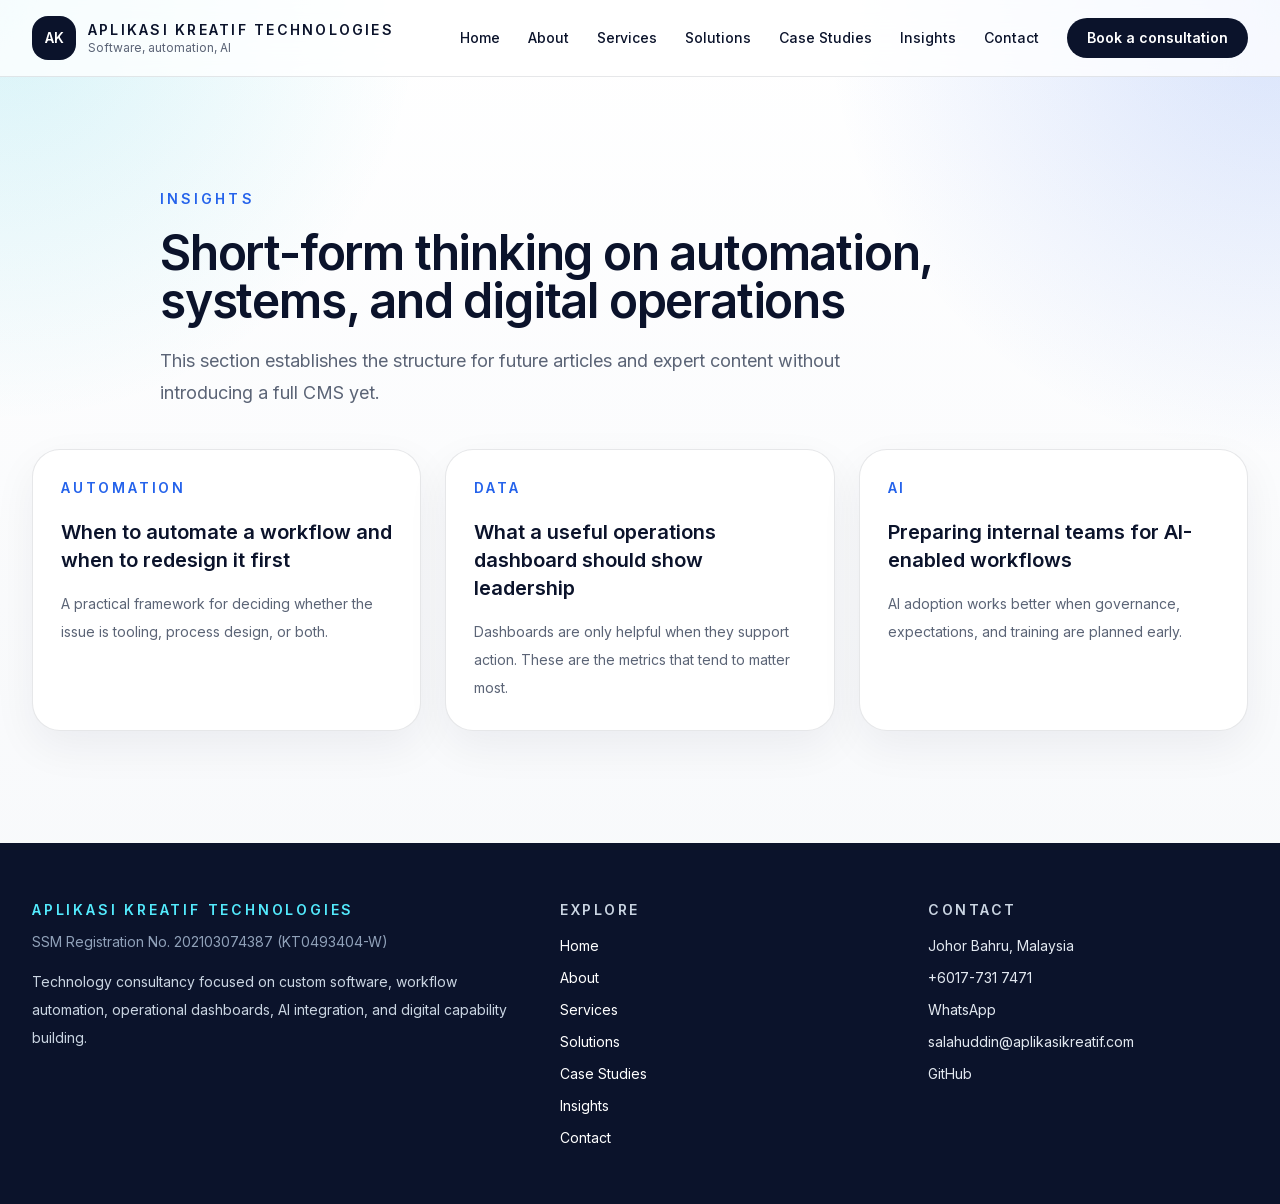
<file: insights/index.html>
<!DOCTYPE html><!--Fv5k9sn8lTZWfgPA54BER--><html lang="en"><head><meta charSet="utf-8"/><meta name="viewport" content="width=device-width, initial-scale=1"/><link rel="preload" href="/_next/static/media/83afe278b6a6bb3c-s.p.3a6ba036.woff2" as="font" crossorigin="" type="font/woff2"/><link rel="stylesheet" href="/_next/static/chunks/cc5685dd130d1ed8.css" data-precedence="next"/><link rel="preload" as="script" fetchPriority="low" href="/_next/static/chunks/112057e4bacf9cea.js"/><script src="/_next/static/chunks/82abf2d65f5428ae.js" async=""></script><script src="/_next/static/chunks/f65efecd163ef00e.js" async=""></script><script src="/_next/static/chunks/69be39811437728d.js" async=""></script><script src="/_next/static/chunks/turbopack-fe18a1935a112de6.js" async=""></script><script src="/_next/static/chunks/dbd79a3f8c2d90d4.js" async=""></script><script src="/_next/static/chunks/2c5f4185e7dcd06b.js" async=""></script><script src="/_next/static/chunks/ff1a16fafef87110.js" async=""></script><script src="/_next/static/chunks/d2be314c3ece3fbe.js" async=""></script><link rel="preload" href="https://www.googletagmanager.com/gtag/js?id=G-EKGTZ4ED8S" as="script"/><meta name="next-size-adjust" content=""/><meta name="theme-color" content="#0B132B"/><title>Insights | Aplikasi Kreatif Technologies</title><meta name="description" content="Insights on workflow automation, dashboards, AI adoption, and software strategy for growing organizations."/><meta name="keywords" content="custom software development malaysia,AI automation malaysia,workflow automation system,dashboard development,IT training malaysia"/><link rel="canonical" href="https://aplikasikreatif.com/insights/"/><meta property="og:title" content="Insights | Aplikasi Kreatif Technologies"/><meta property="og:description" content="Insights on workflow automation, dashboards, AI adoption, and software strategy for growing organizations."/><meta property="og:url" content="https://aplikasikreatif.com/insights/"/><meta property="og:site_name" content="Aplikasi Kreatif Technologies"/><meta property="og:locale" content="en_MY"/><meta property="og:type" content="website"/><meta name="twitter:card" content="summary_large_image"/><meta name="twitter:title" content="Insights | Aplikasi Kreatif Technologies"/><meta name="twitter:description" content="Insights on workflow automation, dashboards, AI adoption, and software strategy for growing organizations."/><link rel="icon" href="/icon.svg?icon.4bb76738.svg" sizes="any" type="image/svg+xml"/><script src="/_next/static/chunks/a6dad97d9634a72d.js" noModule=""></script></head><body class="inter_2fe1ab3d-module__-T-KAq__variable pb-20 font-sans antialiased lg:pb-0"><div hidden=""><!--$--><!--/$--></div><div class="relative min-h-screen"><header class="sticky top-0 z-50 border-b border-white/60 bg-white/76 backdrop-blur-xl"><div class="mx-auto flex max-w-7xl items-center justify-between px-6 py-4 lg:px-8"><a class="flex items-center gap-3" href="/"><div class="flex h-11 w-11 items-center justify-center rounded-2xl bg-[var(--color-navy)] text-sm font-semibold text-white">AK</div><div><p class="text-sm font-semibold uppercase tracking-[0.16em] text-[var(--color-navy)]">Aplikasi Kreatif Technologies</p><p class="text-xs text-[var(--color-muted)]">Software, automation, AI</p></div></a><nav class="hidden items-center gap-7 lg:flex"><a class="text-sm font-medium text-[var(--color-navy)]" href="/">Home</a><a class="text-sm font-medium text-[var(--color-navy)]" href="/about/">About</a><a class="text-sm font-medium text-[var(--color-navy)]" href="/services/">Services</a><a class="text-sm font-medium text-[var(--color-navy)]" href="/solutions/">Solutions</a><a class="text-sm font-medium text-[var(--color-navy)]" href="/case-studies/">Case Studies</a><a class="text-sm font-medium text-[var(--color-navy)]" href="/insights/">Insights</a><a class="text-sm font-medium text-[var(--color-navy)]" href="/contact/">Contact</a><a class="inline-flex items-center rounded-full bg-[var(--color-navy)] px-5 py-2.5 text-sm font-semibold text-white" href="/contact/">Book a consultation</a></nav><button type="button" class="inline-flex h-11 w-11 items-center justify-center rounded-2xl border border-[var(--color-border)] bg-white text-[var(--color-navy)] lg:hidden" aria-expanded="false" aria-label="Toggle navigation menu"><svg xmlns="http://www.w3.org/2000/svg" width="24" height="24" viewBox="0 0 24 24" fill="none" stroke="currentColor" stroke-width="2" stroke-linecap="round" stroke-linejoin="round" class="lucide lucide-menu h-5 w-5" aria-hidden="true"><path d="M4 5h16"></path><path d="M4 12h16"></path><path d="M4 19h16"></path></svg></button></div></header><main><section class="pt-24 pb-10 sm:pt-28"><div class="mx-auto max-w-5xl px-6 lg:px-8"><p class="text-sm font-semibold uppercase tracking-[0.22em] text-[var(--color-blue)]">Insights</p><h1 class="mt-5 text-4xl font-semibold tracking-tight text-[var(--color-navy)] sm:text-5xl">Short-form thinking on automation, systems, and digital operations</h1><p class="mt-5 max-w-3xl text-base leading-8 text-[var(--color-muted)] sm:text-lg">This section establishes the structure for future articles and expert content without introducing a full CMS yet.</p></div></section><section class="pb-24 sm:pb-28"><div class="mx-auto grid max-w-7xl gap-6 px-6 lg:grid-cols-3 lg:px-8"><article class="rounded-[28px] border border-[var(--color-border)] bg-white p-7 shadow-[0_16px_44px_rgba(11,19,43,0.06)]"><p class="text-sm font-semibold uppercase tracking-[0.2em] text-[var(--color-blue)]">Automation</p><h2 class="mt-5 text-xl font-semibold text-[var(--color-navy)]">When to automate a workflow and when to redesign it first</h2><p class="mt-4 text-sm leading-7 text-[var(--color-muted)]">A practical framework for deciding whether the issue is tooling, process design, or both.</p></article><article class="rounded-[28px] border border-[var(--color-border)] bg-white p-7 shadow-[0_16px_44px_rgba(11,19,43,0.06)]"><p class="text-sm font-semibold uppercase tracking-[0.2em] text-[var(--color-blue)]">Data</p><h2 class="mt-5 text-xl font-semibold text-[var(--color-navy)]">What a useful operations dashboard should show leadership</h2><p class="mt-4 text-sm leading-7 text-[var(--color-muted)]">Dashboards are only helpful when they support action. These are the metrics that tend to matter most.</p></article><article class="rounded-[28px] border border-[var(--color-border)] bg-white p-7 shadow-[0_16px_44px_rgba(11,19,43,0.06)]"><p class="text-sm font-semibold uppercase tracking-[0.2em] text-[var(--color-blue)]">AI</p><h2 class="mt-5 text-xl font-semibold text-[var(--color-navy)]">Preparing internal teams for AI-enabled workflows</h2><p class="mt-4 text-sm leading-7 text-[var(--color-muted)]">AI adoption works better when governance, expectations, and training are planned early.</p></article></div></section><!--$--><!--/$--></main><footer class="border-t border-white/60 bg-[var(--color-navy)] py-14 text-white"><div class="mx-auto grid max-w-7xl gap-12 px-6 lg:grid-cols-[1.2fr_0.8fr_0.8fr] lg:px-8"><div><p class="text-sm font-semibold uppercase tracking-[0.2em] text-cyan-300">Aplikasi Kreatif Technologies</p><p class="mt-3 text-sm text-slate-400">SSM Registration No. <!-- -->202103074387 (KT0493404-W)</p><p class="mt-4 max-w-xl text-sm leading-7 text-slate-300">Technology consultancy focused on custom software, workflow automation, operational dashboards, AI integration, and digital capability building.</p></div><div><h2 class="text-sm font-semibold uppercase tracking-[0.18em] text-slate-300">Explore</h2><div class="mt-4 flex flex-col gap-3 text-sm text-white"><a href="/">Home</a><a href="/about/">About</a><a href="/services/">Services</a><a href="/solutions/">Solutions</a><a href="/case-studies/">Case Studies</a><a href="/insights/">Insights</a><a href="/contact/">Contact</a></div></div><div><h2 class="text-sm font-semibold uppercase tracking-[0.18em] text-slate-300">Contact</h2><div class="mt-4 flex flex-col gap-3 text-sm text-slate-200"><p class="block">Johor Bahru, Malaysia</p><a href="tel:+6017-7317471" class="block w-fit break-words text-slate-200">+6017-731 7471</a><a class="block w-fit text-slate-200" href="https://wa.me/60177317471" target="_blank" rel="noreferrer">WhatsApp</a><a href="mailto:salahuddin@aplikasikreatif.com" class="block w-fit break-all text-slate-200">salahuddin@aplikasikreatif.com</a><a href="https://github.com/aplikasikreatif" target="_blank" rel="noreferrer" class="block w-fit text-slate-200">GitHub</a></div></div></div></footer></div><div class="fixed inset-x-0 bottom-0 z-40 border-t border-[var(--color-border)] bg-white/95 px-4 py-3 shadow-[0_-12px_32px_rgba(11,19,43,0.1)] backdrop-blur lg:hidden"><a class="inline-flex w-full items-center justify-center gap-2 rounded-full bg-[var(--color-navy)] px-5 py-3 text-sm font-semibold text-white" href="https://wa.me/60177317471" target="_blank" rel="noreferrer"><svg xmlns="http://www.w3.org/2000/svg" width="24" height="24" viewBox="0 0 24 24" fill="none" stroke="currentColor" stroke-width="2" stroke-linecap="round" stroke-linejoin="round" class="lucide lucide-message-circle h-4 w-4" aria-hidden="true"><path d="M2.992 16.342a2 2 0 0 1 .094 1.167l-1.065 3.29a1 1 0 0 0 1.236 1.168l3.413-.998a2 2 0 0 1 1.099.092 10 10 0 1 0-4.777-4.719"></path></svg>Talk to us on WhatsApp</a></div><script src="/_next/static/chunks/112057e4bacf9cea.js" id="_R_" async=""></script><script>(self.__next_f=self.__next_f||[]).push([0])</script><script>self.__next_f.push([1,"1:\"$Sreact.fragment\"\n2:I[62319,[\"/_next/static/chunks/dbd79a3f8c2d90d4.js\",\"/_next/static/chunks/2c5f4185e7dcd06b.js\"],\"Navbar\"]\n3:I[39756,[\"/_next/static/chunks/ff1a16fafef87110.js\",\"/_next/static/chunks/d2be314c3ece3fbe.js\"],\"default\"]\n4:I[37457,[\"/_next/static/chunks/ff1a16fafef87110.js\",\"/_next/static/chunks/d2be314c3ece3fbe.js\"],\"default\"]\n5:I[22016,[\"/_next/static/chunks/dbd79a3f8c2d90d4.js\",\"/_next/static/chunks/2c5f4185e7dcd06b.js\"],\"\"]\n6:I[61119,[\"/_next/static/chunks/dbd79a3f8c2d90d4.js\",\"/_next/static/chunks/2c5f4185e7dcd06b.js\"],\"WhatsAppCTA\"]\nc:I[68027,[],\"default\"]\n:HL[\"/_next/static/chunks/cc5685dd130d1ed8.css\",\"style\"]\n:HL[\"/_next/static/media/83afe278b6a6bb3c-s.p.3a6ba036.woff2\",\"font\",{\"crossOrigin\":\"\",\"type\":\"font/woff2\"}]\n"])</script><script>self.__next_f.push([1,"0:{\"P\":null,\"b\":\"Fv5k9sn8lTZWfgPA54BER\",\"c\":[\"\",\"insights\",\"\"],\"q\":\"\",\"i\":false,\"f\":[[[\"\",{\"children\":[\"insights\",{\"children\":[\"__PAGE__\",{}]}]},\"$undefined\",\"$undefined\",true],[[\"$\",\"$1\",\"c\",{\"children\":[[[\"$\",\"link\",\"0\",{\"rel\":\"stylesheet\",\"href\":\"/_next/static/chunks/cc5685dd130d1ed8.css\",\"precedence\":\"next\",\"crossOrigin\":\"$undefined\",\"nonce\":\"$undefined\"}],[\"$\",\"script\",\"script-0\",{\"src\":\"/_next/static/chunks/dbd79a3f8c2d90d4.js\",\"async\":true,\"nonce\":\"$undefined\"}],[\"$\",\"script\",\"script-1\",{\"src\":\"/_next/static/chunks/2c5f4185e7dcd06b.js\",\"async\":true,\"nonce\":\"$undefined\"}]],[\"$\",\"html\",null,{\"lang\":\"en\",\"children\":[\"$\",\"body\",null,{\"className\":\"inter_2fe1ab3d-module__-T-KAq__variable pb-20 font-sans antialiased lg:pb-0\",\"children\":[[\"$\",\"div\",null,{\"className\":\"relative min-h-screen\",\"children\":[[\"$\",\"$L2\",null,{}],[\"$\",\"main\",null,{\"children\":[\"$\",\"$L3\",null,{\"parallelRouterKey\":\"children\",\"error\":\"$undefined\",\"errorStyles\":\"$undefined\",\"errorScripts\":\"$undefined\",\"template\":[\"$\",\"$L4\",null,{}],\"templateStyles\":\"$undefined\",\"templateScripts\":\"$undefined\",\"notFound\":[[[\"$\",\"title\",null,{\"children\":\"404: This page could not be found.\"}],[\"$\",\"div\",null,{\"style\":{\"fontFamily\":\"system-ui,\\\"Segoe UI\\\",Roboto,Helvetica,Arial,sans-serif,\\\"Apple Color Emoji\\\",\\\"Segoe UI Emoji\\\"\",\"height\":\"100vh\",\"textAlign\":\"center\",\"display\":\"flex\",\"flexDirection\":\"column\",\"alignItems\":\"center\",\"justifyContent\":\"center\"},\"children\":[\"$\",\"div\",null,{\"children\":[[\"$\",\"style\",null,{\"dangerouslySetInnerHTML\":{\"__html\":\"body{color:#000;background:#fff;margin:0}.next-error-h1{border-right:1px solid rgba(0,0,0,.3)}@media (prefers-color-scheme:dark){body{color:#fff;background:#000}.next-error-h1{border-right:1px solid rgba(255,255,255,.3)}}\"}}],[\"$\",\"h1\",null,{\"className\":\"next-error-h1\",\"style\":{\"display\":\"inline-block\",\"margin\":\"0 20px 0 0\",\"padding\":\"0 23px 0 0\",\"fontSize\":24,\"fontWeight\":500,\"verticalAlign\":\"top\",\"lineHeight\":\"49px\"},\"children\":404}],[\"$\",\"div\",null,{\"style\":{\"display\":\"inline-block\"},\"children\":[\"$\",\"h2\",null,{\"style\":{\"fontSize\":14,\"fontWeight\":400,\"lineHeight\":\"49px\",\"margin\":0},\"children\":\"This page could not be found.\"}]}]]}]}]],[]],\"forbidden\":\"$undefined\",\"unauthorized\":\"$undefined\"}]}],[\"$\",\"footer\",null,{\"className\":\"border-t border-white/60 bg-[var(--color-navy)] py-14 text-white\",\"children\":[\"$\",\"div\",null,{\"className\":\"mx-auto grid max-w-7xl gap-12 px-6 lg:grid-cols-[1.2fr_0.8fr_0.8fr] lg:px-8\",\"children\":[[\"$\",\"div\",null,{\"children\":[[\"$\",\"p\",null,{\"className\":\"text-sm font-semibold uppercase tracking-[0.2em] text-cyan-300\",\"children\":\"Aplikasi Kreatif Technologies\"}],[\"$\",\"p\",null,{\"className\":\"mt-3 text-sm text-slate-400\",\"children\":[\"SSM Registration No. \",\"202103074387 (KT0493404-W)\"]}],[\"$\",\"p\",null,{\"className\":\"mt-4 max-w-xl text-sm leading-7 text-slate-300\",\"children\":\"Technology consultancy focused on custom software, workflow automation, operational dashboards, AI integration, and digital capability building.\"}]]}],[\"$\",\"div\",null,{\"children\":[[\"$\",\"h2\",null,{\"className\":\"text-sm font-semibold uppercase tracking-[0.18em] text-slate-300\",\"children\":\"Explore\"}],[\"$\",\"div\",null,{\"className\":\"mt-4 flex flex-col gap-3 text-sm text-white\",\"children\":[[\"$\",\"$L5\",\"/\",{\"href\":\"/\",\"children\":\"Home\"}],[\"$\",\"$L5\",\"/about\",{\"href\":\"/about\",\"children\":\"About\"}],[\"$\",\"$L5\",\"/services\",{\"href\":\"/services\",\"children\":\"Services\"}],[\"$\",\"$L5\",\"/solutions\",{\"href\":\"/solutions\",\"children\":\"Solutions\"}],[\"$\",\"$L5\",\"/case-studies\",{\"href\":\"/case-studies\",\"children\":\"Case Studies\"}],[\"$\",\"$L5\",\"/insights\",{\"href\":\"/insights\",\"children\":\"Insights\"}],[\"$\",\"$L5\",\"/contact\",{\"href\":\"/contact\",\"children\":\"Contact\"}]]}]]}],[\"$\",\"div\",null,{\"children\":[[\"$\",\"h2\",null,{\"className\":\"text-sm font-semibold uppercase tracking-[0.18em] text-slate-300\",\"children\":\"Contact\"}],[\"$\",\"div\",null,{\"className\":\"mt-4 flex flex-col gap-3 text-sm text-slate-200\",\"children\":[[\"$\",\"p\",null,{\"className\":\"block\",\"children\":\"Johor Bahru, Malaysia\"}],[\"$\",\"a\",null,{\"href\":\"tel:+6017-7317471\",\"className\":\"block w-fit break-words text-slate-200\",\"children\":\"+6017-731 7471\"}],[\"$\",\"$L6\",null,{\"location\":\"footer\",\"className\":\"block w-fit text-slate-200\",\"children\":\"WhatsApp\"}],[\"$\",\"a\",null,{\"href\":\"mailto:salahuddin@aplikasikreatif.com\",\"className\":\"block w-fit break-all text-slate-200\",\"children\":\"salahuddin@aplikasikreatif.com\"}],[\"$\",\"a\",null,{\"href\":\"https://github.com/aplikasikreatif\",\"target\":\"_blank\",\"rel\":\"noreferrer\",\"className\":\"block w-fit text-slate-200\",\"children\":\"GitHub\"}]]}]]}]]}]}]]}],\"$L7\",\"$L8\"]}]}]]}],{\"children\":[\"$L9\",{\"children\":[\"$La\",{},null,false,false]},null,false,false]},null,false,false],\"$Lb\",false]],\"m\":\"$undefined\",\"G\":[\"$c\",[]],\"S\":true}\n"])</script><script>self.__next_f.push([1,"d:I[54576,[\"/_next/static/chunks/dbd79a3f8c2d90d4.js\",\"/_next/static/chunks/2c5f4185e7dcd06b.js\"],\"GoogleAnalytics\"]\ne:I[97367,[\"/_next/static/chunks/ff1a16fafef87110.js\",\"/_next/static/chunks/d2be314c3ece3fbe.js\"],\"OutletBoundary\"]\nf:\"$Sreact.suspense\"\n11:I[97367,[\"/_next/static/chunks/ff1a16fafef87110.js\",\"/_next/static/chunks/d2be314c3ece3fbe.js\"],\"ViewportBoundary\"]\n13:I[97367,[\"/_next/static/chunks/ff1a16fafef87110.js\",\"/_next/static/chunks/d2be314c3ece3fbe.js\"],\"MetadataBoundary\"]\n7:[\"$\",\"div\",null,{\"className\":\"fixed inset-x-0 bottom-0 z-40 border-t border-[var(--color-border)] bg-white/95 px-4 py-3 shadow-[0_-12px_32px_rgba(11,19,43,0.1)] backdrop-blur lg:hidden\",\"children\":[\"$\",\"$L6\",null,{\"location\":\"mobile_sticky\",\"className\":\"inline-flex w-full items-center justify-center gap-2 rounded-full bg-[var(--color-navy)] px-5 py-3 text-sm font-semibold text-white\",\"children\":[[\"$\",\"svg\",null,{\"ref\":\"$undefined\",\"xmlns\":\"http://www.w3.org/2000/svg\",\"width\":24,\"height\":24,\"viewBox\":\"0 0 24 24\",\"fill\":\"none\",\"stroke\":\"currentColor\",\"strokeWidth\":2,\"strokeLinecap\":\"round\",\"strokeLinejoin\":\"round\",\"className\":\"lucide lucide-message-circle h-4 w-4\",\"aria-hidden\":\"true\",\"children\":[[\"$\",\"path\",\"1sd12s\",{\"d\":\"M2.992 16.342a2 2 0 0 1 .094 1.167l-1.065 3.29a1 1 0 0 0 1.236 1.168l3.413-.998a2 2 0 0 1 1.099.092 10 10 0 1 0-4.777-4.719\"}],\"$undefined\"]}],\"Talk to us on WhatsApp\"]}]}]\n8:[null,null,[\"$\",\"$Ld\",null,{\"gaId\":\"G-EKGTZ4ED8S\"}]]\n9:[\"$\",\"$1\",\"c\",{\"children\":[null,[\"$\",\"$L3\",null,{\"parallelRouterKey\":\"children\",\"error\":\"$undefined\",\"errorStyles\":\"$undefined\",\"errorScripts\":\"$undefined\",\"template\":[\"$\",\"$L4\",null,{}],\"templateStyles\":\"$undefined\",\"templateScripts\":\"$undefined\",\"notFound\":\"$undefined\",\"forbidden\":\"$undefined\",\"unauthorized\":\"$undefined\"}]]}]\n"])</script><script>self.__next_f.push([1,"a:[\"$\",\"$1\",\"c\",{\"children\":[[[\"$\",\"section\",null,{\"className\":\"pt-24 pb-10 sm:pt-28\",\"children\":[\"$\",\"div\",null,{\"className\":\"mx-auto max-w-5xl px-6 lg:px-8\",\"children\":[[\"$\",\"p\",null,{\"className\":\"text-sm font-semibold uppercase tracking-[0.22em] text-[var(--color-blue)]\",\"children\":\"Insights\"}],[\"$\",\"h1\",null,{\"className\":\"mt-5 text-4xl font-semibold tracking-tight text-[var(--color-navy)] sm:text-5xl\",\"children\":\"Short-form thinking on automation, systems, and digital operations\"}],[\"$\",\"p\",null,{\"className\":\"mt-5 max-w-3xl text-base leading-8 text-[var(--color-muted)] sm:text-lg\",\"children\":\"This section establishes the structure for future articles and expert content without introducing a full CMS yet.\"}]]}]}],[\"$\",\"section\",null,{\"className\":\"pb-24 sm:pb-28\",\"children\":[\"$\",\"div\",null,{\"className\":\"mx-auto grid max-w-7xl gap-6 px-6 lg:grid-cols-3 lg:px-8\",\"children\":[[\"$\",\"article\",\"When to automate a workflow and when to redesign it first\",{\"className\":\"rounded-[28px] border border-[var(--color-border)] bg-white p-7 shadow-[0_16px_44px_rgba(11,19,43,0.06)]\",\"children\":[[\"$\",\"p\",null,{\"className\":\"text-sm font-semibold uppercase tracking-[0.2em] text-[var(--color-blue)]\",\"children\":\"Automation\"}],[\"$\",\"h2\",null,{\"className\":\"mt-5 text-xl font-semibold text-[var(--color-navy)]\",\"children\":\"When to automate a workflow and when to redesign it first\"}],[\"$\",\"p\",null,{\"className\":\"mt-4 text-sm leading-7 text-[var(--color-muted)]\",\"children\":\"A practical framework for deciding whether the issue is tooling, process design, or both.\"}]]}],[\"$\",\"article\",\"What a useful operations dashboard should show leadership\",{\"className\":\"rounded-[28px] border border-[var(--color-border)] bg-white p-7 shadow-[0_16px_44px_rgba(11,19,43,0.06)]\",\"children\":[[\"$\",\"p\",null,{\"className\":\"text-sm font-semibold uppercase tracking-[0.2em] text-[var(--color-blue)]\",\"children\":\"Data\"}],[\"$\",\"h2\",null,{\"className\":\"mt-5 text-xl font-semibold text-[var(--color-navy)]\",\"children\":\"What a useful operations dashboard should show leadership\"}],[\"$\",\"p\",null,{\"className\":\"mt-4 text-sm leading-7 text-[var(--color-muted)]\",\"children\":\"Dashboards are only helpful when they support action. These are the metrics that tend to matter most.\"}]]}],[\"$\",\"article\",\"Preparing internal teams for AI-enabled workflows\",{\"className\":\"rounded-[28px] border border-[var(--color-border)] bg-white p-7 shadow-[0_16px_44px_rgba(11,19,43,0.06)]\",\"children\":[[\"$\",\"p\",null,{\"className\":\"text-sm font-semibold uppercase tracking-[0.2em] text-[var(--color-blue)]\",\"children\":\"AI\"}],[\"$\",\"h2\",null,{\"className\":\"mt-5 text-xl font-semibold text-[var(--color-navy)]\",\"children\":\"Preparing internal teams for AI-enabled workflows\"}],[\"$\",\"p\",null,{\"className\":\"mt-4 text-sm leading-7 text-[var(--color-muted)]\",\"children\":\"AI adoption works better when governance, expectations, and training are planned early.\"}]]}]]}]}]],null,[\"$\",\"$Le\",null,{\"children\":[\"$\",\"$f\",null,{\"name\":\"Next.MetadataOutlet\",\"children\":\"$@10\"}]}]]}]\n"])</script><script>self.__next_f.push([1,"b:[\"$\",\"$1\",\"h\",{\"children\":[null,[\"$\",\"$L11\",null,{\"children\":\"$L12\"}],[\"$\",\"div\",null,{\"hidden\":true,\"children\":[\"$\",\"$L13\",null,{\"children\":[\"$\",\"$f\",null,{\"name\":\"Next.Metadata\",\"children\":\"$L14\"}]}]}],[\"$\",\"meta\",null,{\"name\":\"next-size-adjust\",\"content\":\"\"}]]}]\n"])</script><script>self.__next_f.push([1,"12:[[\"$\",\"meta\",\"0\",{\"charSet\":\"utf-8\"}],[\"$\",\"meta\",\"1\",{\"name\":\"viewport\",\"content\":\"width=device-width, initial-scale=1\"}],[\"$\",\"meta\",\"2\",{\"name\":\"theme-color\",\"content\":\"#0B132B\"}]]\n"])</script><script>self.__next_f.push([1,"15:I[27201,[\"/_next/static/chunks/ff1a16fafef87110.js\",\"/_next/static/chunks/d2be314c3ece3fbe.js\"],\"IconMark\"]\n10:null\n"])</script><script>self.__next_f.push([1,"14:[[\"$\",\"title\",\"0\",{\"children\":\"Insights | Aplikasi Kreatif Technologies\"}],[\"$\",\"meta\",\"1\",{\"name\":\"description\",\"content\":\"Insights on workflow automation, dashboards, AI adoption, and software strategy for growing organizations.\"}],[\"$\",\"meta\",\"2\",{\"name\":\"keywords\",\"content\":\"custom software development malaysia,AI automation malaysia,workflow automation system,dashboard development,IT training malaysia\"}],[\"$\",\"link\",\"3\",{\"rel\":\"canonical\",\"href\":\"https://aplikasikreatif.com/insights/\"}],[\"$\",\"meta\",\"4\",{\"property\":\"og:title\",\"content\":\"Insights | Aplikasi Kreatif Technologies\"}],[\"$\",\"meta\",\"5\",{\"property\":\"og:description\",\"content\":\"Insights on workflow automation, dashboards, AI adoption, and software strategy for growing organizations.\"}],[\"$\",\"meta\",\"6\",{\"property\":\"og:url\",\"content\":\"https://aplikasikreatif.com/insights/\"}],[\"$\",\"meta\",\"7\",{\"property\":\"og:site_name\",\"content\":\"Aplikasi Kreatif Technologies\"}],[\"$\",\"meta\",\"8\",{\"property\":\"og:locale\",\"content\":\"en_MY\"}],[\"$\",\"meta\",\"9\",{\"property\":\"og:type\",\"content\":\"website\"}],[\"$\",\"meta\",\"10\",{\"name\":\"twitter:card\",\"content\":\"summary_large_image\"}],[\"$\",\"meta\",\"11\",{\"name\":\"twitter:title\",\"content\":\"Insights | Aplikasi Kreatif Technologies\"}],[\"$\",\"meta\",\"12\",{\"name\":\"twitter:description\",\"content\":\"Insights on workflow automation, dashboards, AI adoption, and software strategy for growing organizations.\"}],[\"$\",\"link\",\"13\",{\"rel\":\"icon\",\"href\":\"/icon.svg?icon.4bb76738.svg\",\"sizes\":\"any\",\"type\":\"image/svg+xml\"}],[\"$\",\"$L15\",\"14\",{}]]\n"])</script></body></html>
</file>
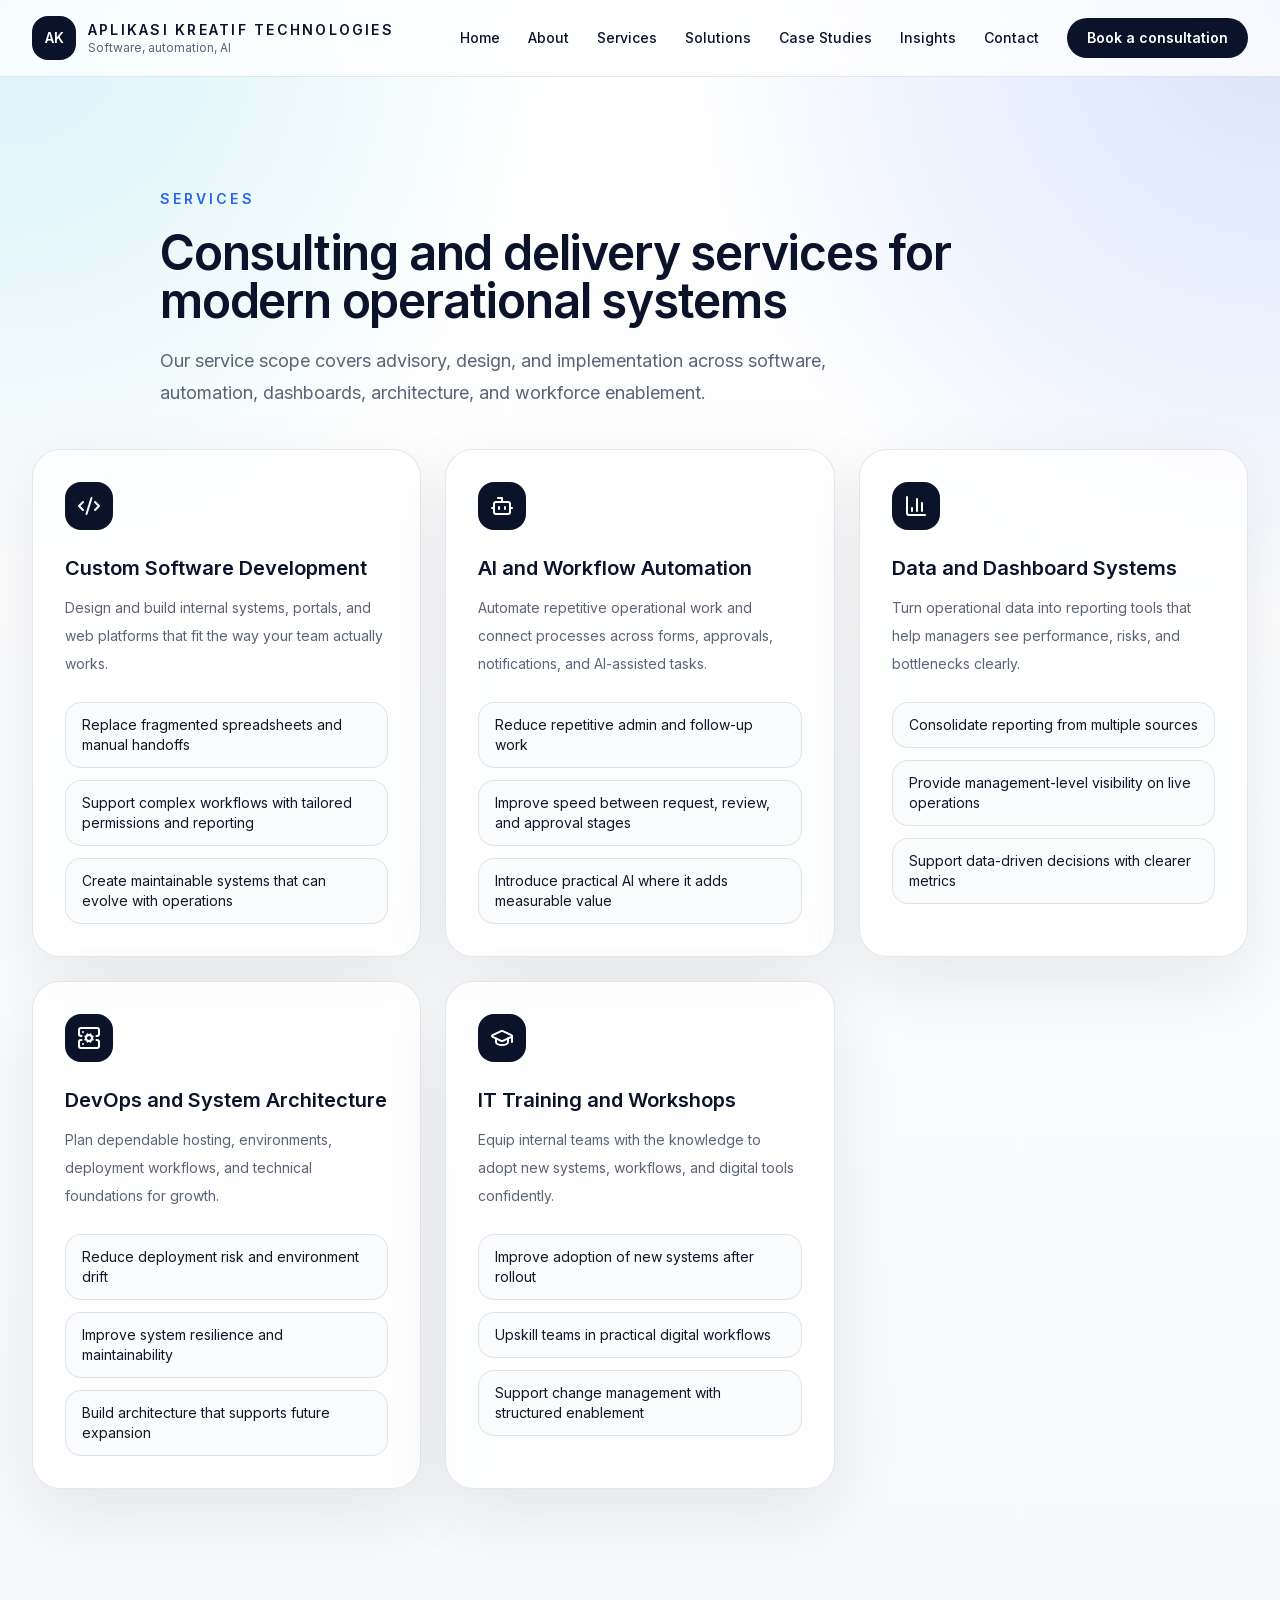
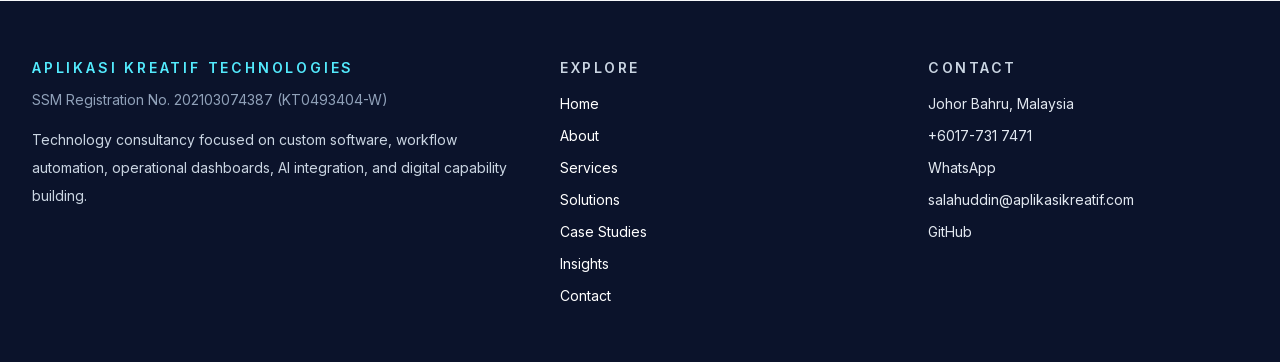
<file: services/index.html>
<!DOCTYPE html><!--Fv5k9sn8lTZWfgPA54BER--><html lang="en"><head><meta charSet="utf-8"/><meta name="viewport" content="width=device-width, initial-scale=1"/><link rel="preload" href="/_next/static/media/83afe278b6a6bb3c-s.p.3a6ba036.woff2" as="font" crossorigin="" type="font/woff2"/><link rel="stylesheet" href="/_next/static/chunks/cc5685dd130d1ed8.css" data-precedence="next"/><link rel="preload" as="script" fetchPriority="low" href="/_next/static/chunks/112057e4bacf9cea.js"/><script src="/_next/static/chunks/82abf2d65f5428ae.js" async=""></script><script src="/_next/static/chunks/f65efecd163ef00e.js" async=""></script><script src="/_next/static/chunks/69be39811437728d.js" async=""></script><script src="/_next/static/chunks/turbopack-fe18a1935a112de6.js" async=""></script><script src="/_next/static/chunks/dbd79a3f8c2d90d4.js" async=""></script><script src="/_next/static/chunks/2c5f4185e7dcd06b.js" async=""></script><script src="/_next/static/chunks/ff1a16fafef87110.js" async=""></script><script src="/_next/static/chunks/d2be314c3ece3fbe.js" async=""></script><link rel="preload" href="https://www.googletagmanager.com/gtag/js?id=G-EKGTZ4ED8S" as="script"/><meta name="next-size-adjust" content=""/><meta name="theme-color" content="#0B132B"/><title>Services | Aplikasi Kreatif Technologies</title><meta name="description" content="Explore Aplikasi Kreatif Technologies services in custom software development, automation, dashboards, architecture, and IT training."/><meta name="keywords" content="custom software development malaysia,AI automation malaysia,workflow automation system,dashboard development,IT training malaysia"/><link rel="canonical" href="https://aplikasikreatif.com/services/"/><meta property="og:title" content="Services | Aplikasi Kreatif Technologies"/><meta property="og:description" content="Explore Aplikasi Kreatif Technologies services in custom software development, automation, dashboards, architecture, and IT training."/><meta property="og:url" content="https://aplikasikreatif.com/services/"/><meta property="og:site_name" content="Aplikasi Kreatif Technologies"/><meta property="og:locale" content="en_MY"/><meta property="og:type" content="website"/><meta name="twitter:card" content="summary_large_image"/><meta name="twitter:title" content="Services | Aplikasi Kreatif Technologies"/><meta name="twitter:description" content="Explore Aplikasi Kreatif Technologies services in custom software development, automation, dashboards, architecture, and IT training."/><link rel="icon" href="/icon.svg?icon.4bb76738.svg" sizes="any" type="image/svg+xml"/><script src="/_next/static/chunks/a6dad97d9634a72d.js" noModule=""></script></head><body class="inter_2fe1ab3d-module__-T-KAq__variable pb-20 font-sans antialiased lg:pb-0"><div hidden=""><!--$--><!--/$--></div><div class="relative min-h-screen"><header class="sticky top-0 z-50 border-b border-white/60 bg-white/76 backdrop-blur-xl"><div class="mx-auto flex max-w-7xl items-center justify-between px-6 py-4 lg:px-8"><a class="flex items-center gap-3" href="/"><div class="flex h-11 w-11 items-center justify-center rounded-2xl bg-[var(--color-navy)] text-sm font-semibold text-white">AK</div><div><p class="text-sm font-semibold uppercase tracking-[0.16em] text-[var(--color-navy)]">Aplikasi Kreatif Technologies</p><p class="text-xs text-[var(--color-muted)]">Software, automation, AI</p></div></a><nav class="hidden items-center gap-7 lg:flex"><a class="text-sm font-medium text-[var(--color-navy)]" href="/">Home</a><a class="text-sm font-medium text-[var(--color-navy)]" href="/about/">About</a><a class="text-sm font-medium text-[var(--color-navy)]" href="/services/">Services</a><a class="text-sm font-medium text-[var(--color-navy)]" href="/solutions/">Solutions</a><a class="text-sm font-medium text-[var(--color-navy)]" href="/case-studies/">Case Studies</a><a class="text-sm font-medium text-[var(--color-navy)]" href="/insights/">Insights</a><a class="text-sm font-medium text-[var(--color-navy)]" href="/contact/">Contact</a><a class="inline-flex items-center rounded-full bg-[var(--color-navy)] px-5 py-2.5 text-sm font-semibold text-white" href="/contact/">Book a consultation</a></nav><button type="button" class="inline-flex h-11 w-11 items-center justify-center rounded-2xl border border-[var(--color-border)] bg-white text-[var(--color-navy)] lg:hidden" aria-expanded="false" aria-label="Toggle navigation menu"><svg xmlns="http://www.w3.org/2000/svg" width="24" height="24" viewBox="0 0 24 24" fill="none" stroke="currentColor" stroke-width="2" stroke-linecap="round" stroke-linejoin="round" class="lucide lucide-menu h-5 w-5" aria-hidden="true"><path d="M4 5h16"></path><path d="M4 12h16"></path><path d="M4 19h16"></path></svg></button></div></header><main><section class="pt-24 pb-10 sm:pt-28"><div class="mx-auto max-w-5xl px-6 lg:px-8"><p class="text-sm font-semibold uppercase tracking-[0.22em] text-[var(--color-blue)]">Services</p><h1 class="mt-5 text-4xl font-semibold tracking-tight text-[var(--color-navy)] sm:text-5xl">Consulting and delivery services for modern operational systems</h1><p class="mt-5 max-w-3xl text-base leading-8 text-[var(--color-muted)] sm:text-lg">Our service scope covers advisory, design, and implementation across software, automation, dashboards, architecture, and workforce enablement.</p></div></section><section class="pb-24 sm:pb-28"><div class="mx-auto grid max-w-7xl gap-6 px-6 lg:grid-cols-2 xl:grid-cols-3 lg:px-8"><article class="rounded-[28px] border border-white/60 bg-white/78 p-8 shadow-[0_24px_70px_rgba(11,19,43,0.08)] backdrop-blur"><div class="flex h-12 w-12 items-center justify-center rounded-2xl bg-[var(--color-navy)] text-white"><svg xmlns="http://www.w3.org/2000/svg" width="24" height="24" viewBox="0 0 24 24" fill="none" stroke="currentColor" stroke-width="2" stroke-linecap="round" stroke-linejoin="round" class="lucide lucide-code-xml h-6 w-6" aria-hidden="true"><path d="m18 16 4-4-4-4"></path><path d="m6 8-4 4 4 4"></path><path d="m14.5 4-5 16"></path></svg></div><h3 class="mt-6 text-xl font-semibold text-[var(--color-navy)]">Custom Software Development</h3><p class="mt-3 text-sm leading-7 text-[var(--color-muted)]">Design and build internal systems, portals, and web platforms that fit the way your team actually works.</p><ul class="mt-6 space-y-3 text-sm text-[var(--color-foreground)]"><li class="rounded-2xl border border-[var(--color-border)] bg-slate-50/80 px-4 py-3">Replace fragmented spreadsheets and manual handoffs</li><li class="rounded-2xl border border-[var(--color-border)] bg-slate-50/80 px-4 py-3">Support complex workflows with tailored permissions and reporting</li><li class="rounded-2xl border border-[var(--color-border)] bg-slate-50/80 px-4 py-3">Create maintainable systems that can evolve with operations</li></ul></article><article class="rounded-[28px] border border-white/60 bg-white/78 p-8 shadow-[0_24px_70px_rgba(11,19,43,0.08)] backdrop-blur"><div class="flex h-12 w-12 items-center justify-center rounded-2xl bg-[var(--color-navy)] text-white"><svg xmlns="http://www.w3.org/2000/svg" width="24" height="24" viewBox="0 0 24 24" fill="none" stroke="currentColor" stroke-width="2" stroke-linecap="round" stroke-linejoin="round" class="lucide lucide-bot h-6 w-6" aria-hidden="true"><path d="M12 8V4H8"></path><rect width="16" height="12" x="4" y="8" rx="2"></rect><path d="M2 14h2"></path><path d="M20 14h2"></path><path d="M15 13v2"></path><path d="M9 13v2"></path></svg></div><h3 class="mt-6 text-xl font-semibold text-[var(--color-navy)]">AI and Workflow Automation</h3><p class="mt-3 text-sm leading-7 text-[var(--color-muted)]">Automate repetitive operational work and connect processes across forms, approvals, notifications, and AI-assisted tasks.</p><ul class="mt-6 space-y-3 text-sm text-[var(--color-foreground)]"><li class="rounded-2xl border border-[var(--color-border)] bg-slate-50/80 px-4 py-3">Reduce repetitive admin and follow-up work</li><li class="rounded-2xl border border-[var(--color-border)] bg-slate-50/80 px-4 py-3">Improve speed between request, review, and approval stages</li><li class="rounded-2xl border border-[var(--color-border)] bg-slate-50/80 px-4 py-3">Introduce practical AI where it adds measurable value</li></ul></article><article class="rounded-[28px] border border-white/60 bg-white/78 p-8 shadow-[0_24px_70px_rgba(11,19,43,0.08)] backdrop-blur"><div class="flex h-12 w-12 items-center justify-center rounded-2xl bg-[var(--color-navy)] text-white"><svg xmlns="http://www.w3.org/2000/svg" width="24" height="24" viewBox="0 0 24 24" fill="none" stroke="currentColor" stroke-width="2" stroke-linecap="round" stroke-linejoin="round" class="lucide lucide-chart-column h-6 w-6" aria-hidden="true"><path d="M3 3v16a2 2 0 0 0 2 2h16"></path><path d="M18 17V9"></path><path d="M13 17V5"></path><path d="M8 17v-3"></path></svg></div><h3 class="mt-6 text-xl font-semibold text-[var(--color-navy)]">Data and Dashboard Systems</h3><p class="mt-3 text-sm leading-7 text-[var(--color-muted)]">Turn operational data into reporting tools that help managers see performance, risks, and bottlenecks clearly.</p><ul class="mt-6 space-y-3 text-sm text-[var(--color-foreground)]"><li class="rounded-2xl border border-[var(--color-border)] bg-slate-50/80 px-4 py-3">Consolidate reporting from multiple sources</li><li class="rounded-2xl border border-[var(--color-border)] bg-slate-50/80 px-4 py-3">Provide management-level visibility on live operations</li><li class="rounded-2xl border border-[var(--color-border)] bg-slate-50/80 px-4 py-3">Support data-driven decisions with clearer metrics</li></ul></article><article class="rounded-[28px] border border-white/60 bg-white/78 p-8 shadow-[0_24px_70px_rgba(11,19,43,0.08)] backdrop-blur"><div class="flex h-12 w-12 items-center justify-center rounded-2xl bg-[var(--color-navy)] text-white"><svg xmlns="http://www.w3.org/2000/svg" width="24" height="24" viewBox="0 0 24 24" fill="none" stroke="currentColor" stroke-width="2" stroke-linecap="round" stroke-linejoin="round" class="lucide lucide-server-cog h-6 w-6" aria-hidden="true"><path d="m10.852 14.772-.383.923"></path><path d="M13.148 14.772a3 3 0 1 0-2.296-5.544l-.383-.923"></path><path d="m13.148 9.228.383-.923"></path><path d="m13.53 15.696-.382-.924a3 3 0 1 1-2.296-5.544"></path><path d="m14.772 10.852.923-.383"></path><path d="m14.772 13.148.923.383"></path><path d="M4.5 10H4a2 2 0 0 1-2-2V4a2 2 0 0 1 2-2h16a2 2 0 0 1 2 2v4a2 2 0 0 1-2 2h-.5"></path><path d="M4.5 14H4a2 2 0 0 0-2 2v4a2 2 0 0 0 2 2h16a2 2 0 0 0 2-2v-4a2 2 0 0 0-2-2h-.5"></path><path d="M6 18h.01"></path><path d="M6 6h.01"></path><path d="m9.228 10.852-.923-.383"></path><path d="m9.228 13.148-.923.383"></path></svg></div><h3 class="mt-6 text-xl font-semibold text-[var(--color-navy)]">DevOps and System Architecture</h3><p class="mt-3 text-sm leading-7 text-[var(--color-muted)]">Plan dependable hosting, environments, deployment workflows, and technical foundations for growth.</p><ul class="mt-6 space-y-3 text-sm text-[var(--color-foreground)]"><li class="rounded-2xl border border-[var(--color-border)] bg-slate-50/80 px-4 py-3">Reduce deployment risk and environment drift</li><li class="rounded-2xl border border-[var(--color-border)] bg-slate-50/80 px-4 py-3">Improve system resilience and maintainability</li><li class="rounded-2xl border border-[var(--color-border)] bg-slate-50/80 px-4 py-3">Build architecture that supports future expansion</li></ul></article><article class="rounded-[28px] border border-white/60 bg-white/78 p-8 shadow-[0_24px_70px_rgba(11,19,43,0.08)] backdrop-blur"><div class="flex h-12 w-12 items-center justify-center rounded-2xl bg-[var(--color-navy)] text-white"><svg xmlns="http://www.w3.org/2000/svg" width="24" height="24" viewBox="0 0 24 24" fill="none" stroke="currentColor" stroke-width="2" stroke-linecap="round" stroke-linejoin="round" class="lucide lucide-graduation-cap h-6 w-6" aria-hidden="true"><path d="M21.42 10.922a1 1 0 0 0-.019-1.838L12.83 5.18a2 2 0 0 0-1.66 0L2.6 9.08a1 1 0 0 0 0 1.832l8.57 3.908a2 2 0 0 0 1.66 0z"></path><path d="M22 10v6"></path><path d="M6 12.5V16a6 3 0 0 0 12 0v-3.5"></path></svg></div><h3 class="mt-6 text-xl font-semibold text-[var(--color-navy)]">IT Training and Workshops</h3><p class="mt-3 text-sm leading-7 text-[var(--color-muted)]">Equip internal teams with the knowledge to adopt new systems, workflows, and digital tools confidently.</p><ul class="mt-6 space-y-3 text-sm text-[var(--color-foreground)]"><li class="rounded-2xl border border-[var(--color-border)] bg-slate-50/80 px-4 py-3">Improve adoption of new systems after rollout</li><li class="rounded-2xl border border-[var(--color-border)] bg-slate-50/80 px-4 py-3">Upskill teams in practical digital workflows</li><li class="rounded-2xl border border-[var(--color-border)] bg-slate-50/80 px-4 py-3">Support change management with structured enablement</li></ul></article></div></section><!--$--><!--/$--></main><footer class="border-t border-white/60 bg-[var(--color-navy)] py-14 text-white"><div class="mx-auto grid max-w-7xl gap-12 px-6 lg:grid-cols-[1.2fr_0.8fr_0.8fr] lg:px-8"><div><p class="text-sm font-semibold uppercase tracking-[0.2em] text-cyan-300">Aplikasi Kreatif Technologies</p><p class="mt-3 text-sm text-slate-400">SSM Registration No. <!-- -->202103074387 (KT0493404-W)</p><p class="mt-4 max-w-xl text-sm leading-7 text-slate-300">Technology consultancy focused on custom software, workflow automation, operational dashboards, AI integration, and digital capability building.</p></div><div><h2 class="text-sm font-semibold uppercase tracking-[0.18em] text-slate-300">Explore</h2><div class="mt-4 flex flex-col gap-3 text-sm text-white"><a href="/">Home</a><a href="/about/">About</a><a href="/services/">Services</a><a href="/solutions/">Solutions</a><a href="/case-studies/">Case Studies</a><a href="/insights/">Insights</a><a href="/contact/">Contact</a></div></div><div><h2 class="text-sm font-semibold uppercase tracking-[0.18em] text-slate-300">Contact</h2><div class="mt-4 flex flex-col gap-3 text-sm text-slate-200"><p class="block">Johor Bahru, Malaysia</p><a href="tel:+6017-7317471" class="block w-fit break-words text-slate-200">+6017-731 7471</a><a class="block w-fit text-slate-200" href="https://wa.me/60177317471" target="_blank" rel="noreferrer">WhatsApp</a><a href="mailto:salahuddin@aplikasikreatif.com" class="block w-fit break-all text-slate-200">salahuddin@aplikasikreatif.com</a><a href="https://github.com/aplikasikreatif" target="_blank" rel="noreferrer" class="block w-fit text-slate-200">GitHub</a></div></div></div></footer></div><div class="fixed inset-x-0 bottom-0 z-40 border-t border-[var(--color-border)] bg-white/95 px-4 py-3 shadow-[0_-12px_32px_rgba(11,19,43,0.1)] backdrop-blur lg:hidden"><a class="inline-flex w-full items-center justify-center gap-2 rounded-full bg-[var(--color-navy)] px-5 py-3 text-sm font-semibold text-white" href="https://wa.me/60177317471" target="_blank" rel="noreferrer"><svg xmlns="http://www.w3.org/2000/svg" width="24" height="24" viewBox="0 0 24 24" fill="none" stroke="currentColor" stroke-width="2" stroke-linecap="round" stroke-linejoin="round" class="lucide lucide-message-circle h-4 w-4" aria-hidden="true"><path d="M2.992 16.342a2 2 0 0 1 .094 1.167l-1.065 3.29a1 1 0 0 0 1.236 1.168l3.413-.998a2 2 0 0 1 1.099.092 10 10 0 1 0-4.777-4.719"></path></svg>Talk to us on WhatsApp</a></div><script src="/_next/static/chunks/112057e4bacf9cea.js" id="_R_" async=""></script><script>(self.__next_f=self.__next_f||[]).push([0])</script><script>self.__next_f.push([1,"1:\"$Sreact.fragment\"\n2:I[62319,[\"/_next/static/chunks/dbd79a3f8c2d90d4.js\",\"/_next/static/chunks/2c5f4185e7dcd06b.js\"],\"Navbar\"]\n3:I[39756,[\"/_next/static/chunks/ff1a16fafef87110.js\",\"/_next/static/chunks/d2be314c3ece3fbe.js\"],\"default\"]\n4:I[37457,[\"/_next/static/chunks/ff1a16fafef87110.js\",\"/_next/static/chunks/d2be314c3ece3fbe.js\"],\"default\"]\n5:I[22016,[\"/_next/static/chunks/dbd79a3f8c2d90d4.js\",\"/_next/static/chunks/2c5f4185e7dcd06b.js\"],\"\"]\n6:I[61119,[\"/_next/static/chunks/dbd79a3f8c2d90d4.js\",\"/_next/static/chunks/2c5f4185e7dcd06b.js\"],\"WhatsAppCTA\"]\nc:I[68027,[],\"default\"]\n:HL[\"/_next/static/chunks/cc5685dd130d1ed8.css\",\"style\"]\n:HL[\"/_next/static/media/83afe278b6a6bb3c-s.p.3a6ba036.woff2\",\"font\",{\"crossOrigin\":\"\",\"type\":\"font/woff2\"}]\n"])</script><script>self.__next_f.push([1,"0:{\"P\":null,\"b\":\"Fv5k9sn8lTZWfgPA54BER\",\"c\":[\"\",\"services\",\"\"],\"q\":\"\",\"i\":false,\"f\":[[[\"\",{\"children\":[\"services\",{\"children\":[\"__PAGE__\",{}]}]},\"$undefined\",\"$undefined\",true],[[\"$\",\"$1\",\"c\",{\"children\":[[[\"$\",\"link\",\"0\",{\"rel\":\"stylesheet\",\"href\":\"/_next/static/chunks/cc5685dd130d1ed8.css\",\"precedence\":\"next\",\"crossOrigin\":\"$undefined\",\"nonce\":\"$undefined\"}],[\"$\",\"script\",\"script-0\",{\"src\":\"/_next/static/chunks/dbd79a3f8c2d90d4.js\",\"async\":true,\"nonce\":\"$undefined\"}],[\"$\",\"script\",\"script-1\",{\"src\":\"/_next/static/chunks/2c5f4185e7dcd06b.js\",\"async\":true,\"nonce\":\"$undefined\"}]],[\"$\",\"html\",null,{\"lang\":\"en\",\"children\":[\"$\",\"body\",null,{\"className\":\"inter_2fe1ab3d-module__-T-KAq__variable pb-20 font-sans antialiased lg:pb-0\",\"children\":[[\"$\",\"div\",null,{\"className\":\"relative min-h-screen\",\"children\":[[\"$\",\"$L2\",null,{}],[\"$\",\"main\",null,{\"children\":[\"$\",\"$L3\",null,{\"parallelRouterKey\":\"children\",\"error\":\"$undefined\",\"errorStyles\":\"$undefined\",\"errorScripts\":\"$undefined\",\"template\":[\"$\",\"$L4\",null,{}],\"templateStyles\":\"$undefined\",\"templateScripts\":\"$undefined\",\"notFound\":[[[\"$\",\"title\",null,{\"children\":\"404: This page could not be found.\"}],[\"$\",\"div\",null,{\"style\":{\"fontFamily\":\"system-ui,\\\"Segoe UI\\\",Roboto,Helvetica,Arial,sans-serif,\\\"Apple Color Emoji\\\",\\\"Segoe UI Emoji\\\"\",\"height\":\"100vh\",\"textAlign\":\"center\",\"display\":\"flex\",\"flexDirection\":\"column\",\"alignItems\":\"center\",\"justifyContent\":\"center\"},\"children\":[\"$\",\"div\",null,{\"children\":[[\"$\",\"style\",null,{\"dangerouslySetInnerHTML\":{\"__html\":\"body{color:#000;background:#fff;margin:0}.next-error-h1{border-right:1px solid rgba(0,0,0,.3)}@media (prefers-color-scheme:dark){body{color:#fff;background:#000}.next-error-h1{border-right:1px solid rgba(255,255,255,.3)}}\"}}],[\"$\",\"h1\",null,{\"className\":\"next-error-h1\",\"style\":{\"display\":\"inline-block\",\"margin\":\"0 20px 0 0\",\"padding\":\"0 23px 0 0\",\"fontSize\":24,\"fontWeight\":500,\"verticalAlign\":\"top\",\"lineHeight\":\"49px\"},\"children\":404}],[\"$\",\"div\",null,{\"style\":{\"display\":\"inline-block\"},\"children\":[\"$\",\"h2\",null,{\"style\":{\"fontSize\":14,\"fontWeight\":400,\"lineHeight\":\"49px\",\"margin\":0},\"children\":\"This page could not be found.\"}]}]]}]}]],[]],\"forbidden\":\"$undefined\",\"unauthorized\":\"$undefined\"}]}],[\"$\",\"footer\",null,{\"className\":\"border-t border-white/60 bg-[var(--color-navy)] py-14 text-white\",\"children\":[\"$\",\"div\",null,{\"className\":\"mx-auto grid max-w-7xl gap-12 px-6 lg:grid-cols-[1.2fr_0.8fr_0.8fr] lg:px-8\",\"children\":[[\"$\",\"div\",null,{\"children\":[[\"$\",\"p\",null,{\"className\":\"text-sm font-semibold uppercase tracking-[0.2em] text-cyan-300\",\"children\":\"Aplikasi Kreatif Technologies\"}],[\"$\",\"p\",null,{\"className\":\"mt-3 text-sm text-slate-400\",\"children\":[\"SSM Registration No. \",\"202103074387 (KT0493404-W)\"]}],[\"$\",\"p\",null,{\"className\":\"mt-4 max-w-xl text-sm leading-7 text-slate-300\",\"children\":\"Technology consultancy focused on custom software, workflow automation, operational dashboards, AI integration, and digital capability building.\"}]]}],[\"$\",\"div\",null,{\"children\":[[\"$\",\"h2\",null,{\"className\":\"text-sm font-semibold uppercase tracking-[0.18em] text-slate-300\",\"children\":\"Explore\"}],[\"$\",\"div\",null,{\"className\":\"mt-4 flex flex-col gap-3 text-sm text-white\",\"children\":[[\"$\",\"$L5\",\"/\",{\"href\":\"/\",\"children\":\"Home\"}],[\"$\",\"$L5\",\"/about\",{\"href\":\"/about\",\"children\":\"About\"}],[\"$\",\"$L5\",\"/services\",{\"href\":\"/services\",\"children\":\"Services\"}],[\"$\",\"$L5\",\"/solutions\",{\"href\":\"/solutions\",\"children\":\"Solutions\"}],[\"$\",\"$L5\",\"/case-studies\",{\"href\":\"/case-studies\",\"children\":\"Case Studies\"}],[\"$\",\"$L5\",\"/insights\",{\"href\":\"/insights\",\"children\":\"Insights\"}],[\"$\",\"$L5\",\"/contact\",{\"href\":\"/contact\",\"children\":\"Contact\"}]]}]]}],[\"$\",\"div\",null,{\"children\":[[\"$\",\"h2\",null,{\"className\":\"text-sm font-semibold uppercase tracking-[0.18em] text-slate-300\",\"children\":\"Contact\"}],[\"$\",\"div\",null,{\"className\":\"mt-4 flex flex-col gap-3 text-sm text-slate-200\",\"children\":[[\"$\",\"p\",null,{\"className\":\"block\",\"children\":\"Johor Bahru, Malaysia\"}],[\"$\",\"a\",null,{\"href\":\"tel:+6017-7317471\",\"className\":\"block w-fit break-words text-slate-200\",\"children\":\"+6017-731 7471\"}],[\"$\",\"$L6\",null,{\"location\":\"footer\",\"className\":\"block w-fit text-slate-200\",\"children\":\"WhatsApp\"}],[\"$\",\"a\",null,{\"href\":\"mailto:salahuddin@aplikasikreatif.com\",\"className\":\"block w-fit break-all text-slate-200\",\"children\":\"salahuddin@aplikasikreatif.com\"}],[\"$\",\"a\",null,{\"href\":\"https://github.com/aplikasikreatif\",\"target\":\"_blank\",\"rel\":\"noreferrer\",\"className\":\"block w-fit text-slate-200\",\"children\":\"GitHub\"}]]}]]}]]}]}]]}],\"$L7\",\"$L8\"]}]}]]}],{\"children\":[\"$L9\",{\"children\":[\"$La\",{},null,false,false]},null,false,false]},null,false,false],\"$Lb\",false]],\"m\":\"$undefined\",\"G\":[\"$c\",[]],\"S\":true}\n"])</script><script>self.__next_f.push([1,"d:I[54576,[\"/_next/static/chunks/dbd79a3f8c2d90d4.js\",\"/_next/static/chunks/2c5f4185e7dcd06b.js\"],\"GoogleAnalytics\"]\n13:I[97367,[\"/_next/static/chunks/ff1a16fafef87110.js\",\"/_next/static/chunks/d2be314c3ece3fbe.js\"],\"ViewportBoundary\"]\n15:I[97367,[\"/_next/static/chunks/ff1a16fafef87110.js\",\"/_next/static/chunks/d2be314c3ece3fbe.js\"],\"MetadataBoundary\"]\n16:\"$Sreact.suspense\"\n7:[\"$\",\"div\",null,{\"className\":\"fixed inset-x-0 bottom-0 z-40 border-t border-[var(--color-border)] bg-white/95 px-4 py-3 shadow-[0_-12px_32px_rgba(11,19,43,0.1)] backdrop-blur lg:hidden\",\"children\":[\"$\",\"$L6\",null,{\"location\":\"mobile_sticky\",\"className\":\"inline-flex w-full items-center justify-center gap-2 rounded-full bg-[var(--color-navy)] px-5 py-3 text-sm font-semibold text-white\",\"children\":[[\"$\",\"svg\",null,{\"ref\":\"$undefined\",\"xmlns\":\"http://www.w3.org/2000/svg\",\"width\":24,\"height\":24,\"viewBox\":\"0 0 24 24\",\"fill\":\"none\",\"stroke\":\"currentColor\",\"strokeWidth\":2,\"strokeLinecap\":\"round\",\"strokeLinejoin\":\"round\",\"className\":\"lucide lucide-message-circle h-4 w-4\",\"aria-hidden\":\"true\",\"children\":[[\"$\",\"path\",\"1sd12s\",{\"d\":\"M2.992 16.342a2 2 0 0 1 .094 1.167l-1.065 3.29a1 1 0 0 0 1.236 1.168l3.413-.998a2 2 0 0 1 1.099.092 10 10 0 1 0-4.777-4.719\"}],\"$undefined\"]}],\"Talk to us on WhatsApp\"]}]}]\n8:[null,null,[\"$\",\"$Ld\",null,{\"gaId\":\"G-EKGTZ4ED8S\"}]]\n9:[\"$\",\"$1\",\"c\",{\"children\":[null,[\"$\",\"$L3\",null,{\"parallelRouterKey\":\"children\",\"error\":\"$undefined\",\"errorStyles\":\"$undefined\",\"errorScripts\":\"$undefined\",\"template\":[\"$\",\"$L4\",null,{}],\"templateStyles\":\"$undefined\",\"templateScripts\":\"$undefined\",\"notFound\":\"$undefined\",\"forbidden\":\"$undefined\",\"unauthorized\":\"$undefined\"}]]}]\n"])</script><script>self.__next_f.push([1,"a:[\"$\",\"$1\",\"c\",{\"children\":[[[\"$\",\"section\",null,{\"className\":\"pt-24 pb-10 sm:pt-28\",\"children\":[\"$\",\"div\",null,{\"className\":\"mx-auto max-w-5xl px-6 lg:px-8\",\"children\":[[\"$\",\"p\",null,{\"className\":\"text-sm font-semibold uppercase tracking-[0.22em] text-[var(--color-blue)]\",\"children\":\"Services\"}],[\"$\",\"h1\",null,{\"className\":\"mt-5 text-4xl font-semibold tracking-tight text-[var(--color-navy)] sm:text-5xl\",\"children\":\"Consulting and delivery services for modern operational systems\"}],[\"$\",\"p\",null,{\"className\":\"mt-5 max-w-3xl text-base leading-8 text-[var(--color-muted)] sm:text-lg\",\"children\":\"Our service scope covers advisory, design, and implementation across software, automation, dashboards, architecture, and workforce enablement.\"}]]}]}],[\"$\",\"section\",null,{\"className\":\"pb-24 sm:pb-28\",\"children\":[\"$\",\"div\",null,{\"className\":\"mx-auto grid max-w-7xl gap-6 px-6 lg:grid-cols-2 xl:grid-cols-3 lg:px-8\",\"children\":[[\"$\",\"article\",\"Custom Software Development\",{\"className\":\"rounded-[28px] border border-white/60 bg-white/78 p-8 shadow-[0_24px_70px_rgba(11,19,43,0.08)] backdrop-blur\",\"children\":[[\"$\",\"div\",null,{\"className\":\"flex h-12 w-12 items-center justify-center rounded-2xl bg-[var(--color-navy)] text-white\",\"children\":[\"$\",\"svg\",null,{\"ref\":\"$undefined\",\"xmlns\":\"http://www.w3.org/2000/svg\",\"width\":24,\"height\":24,\"viewBox\":\"0 0 24 24\",\"fill\":\"none\",\"stroke\":\"currentColor\",\"strokeWidth\":2,\"strokeLinecap\":\"round\",\"strokeLinejoin\":\"round\",\"className\":\"lucide lucide-code-xml h-6 w-6\",\"aria-hidden\":\"true\",\"children\":[[\"$\",\"path\",\"1inbqp\",{\"d\":\"m18 16 4-4-4-4\"}],[\"$\",\"path\",\"15zrgr\",{\"d\":\"m6 8-4 4 4 4\"}],[\"$\",\"path\",\"e7oirm\",{\"d\":\"m14.5 4-5 16\"}],\"$undefined\"]}]}],[\"$\",\"h3\",null,{\"className\":\"mt-6 text-xl font-semibold text-[var(--color-navy)]\",\"children\":\"Custom Software Development\"}],[\"$\",\"p\",null,{\"className\":\"mt-3 text-sm leading-7 text-[var(--color-muted)]\",\"children\":\"Design and build internal systems, portals, and web platforms that fit the way your team actually works.\"}],[\"$\",\"ul\",null,{\"className\":\"mt-6 space-y-3 text-sm text-[var(--color-foreground)]\",\"children\":[[\"$\",\"li\",\"Replace fragmented spreadsheets and manual handoffs\",{\"className\":\"rounded-2xl border border-[var(--color-border)] bg-slate-50/80 px-4 py-3\",\"children\":\"Replace fragmented spreadsheets and manual handoffs\"}],[\"$\",\"li\",\"Support complex workflows with tailored permissions and reporting\",{\"className\":\"rounded-2xl border border-[var(--color-border)] bg-slate-50/80 px-4 py-3\",\"children\":\"Support complex workflows with tailored permissions and reporting\"}],[\"$\",\"li\",\"Create maintainable systems that can evolve with operations\",{\"className\":\"rounded-2xl border border-[var(--color-border)] bg-slate-50/80 px-4 py-3\",\"children\":\"Create maintainable systems that can evolve with operations\"}]]}]]}],[\"$\",\"article\",\"AI and Workflow Automation\",{\"className\":\"rounded-[28px] border border-white/60 bg-white/78 p-8 shadow-[0_24px_70px_rgba(11,19,43,0.08)] backdrop-blur\",\"children\":[[\"$\",\"div\",null,{\"className\":\"flex h-12 w-12 items-center justify-center rounded-2xl bg-[var(--color-navy)] text-white\",\"children\":[\"$\",\"svg\",null,{\"ref\":\"$undefined\",\"xmlns\":\"http://www.w3.org/2000/svg\",\"width\":24,\"height\":24,\"viewBox\":\"0 0 24 24\",\"fill\":\"none\",\"stroke\":\"currentColor\",\"strokeWidth\":2,\"strokeLinecap\":\"round\",\"strokeLinejoin\":\"round\",\"className\":\"lucide lucide-bot h-6 w-6\",\"aria-hidden\":\"true\",\"children\":[[\"$\",\"path\",\"hb8ula\",{\"d\":\"M12 8V4H8\"}],[\"$\",\"rect\",\"enze0r\",{\"width\":\"16\",\"height\":\"12\",\"x\":\"4\",\"y\":\"8\",\"rx\":\"2\"}],[\"$\",\"path\",\"vft8re\",{\"d\":\"M2 14h2\"}],[\"$\",\"path\",\"4cs60a\",{\"d\":\"M20 14h2\"}],[\"$\",\"path\",\"1xurst\",{\"d\":\"M15 13v2\"}],[\"$\",\"path\",\"rq6x2g\",{\"d\":\"M9 13v2\"}],\"$undefined\"]}]}],[\"$\",\"h3\",null,{\"className\":\"mt-6 text-xl font-semibold text-[var(--color-navy)]\",\"children\":\"AI and Workflow Automation\"}],[\"$\",\"p\",null,{\"className\":\"mt-3 text-sm leading-7 text-[var(--color-muted)]\",\"children\":\"Automate repetitive operational work and connect processes across forms, approvals, notifications, and AI-assisted tasks.\"}],\"$Le\"]}],\"$Lf\",\"$L10\",\"$L11\"]}]}]],null,\"$L12\"]}]\n"])</script><script>self.__next_f.push([1,"b:[\"$\",\"$1\",\"h\",{\"children\":[null,[\"$\",\"$L13\",null,{\"children\":\"$L14\"}],[\"$\",\"div\",null,{\"hidden\":true,\"children\":[\"$\",\"$L15\",null,{\"children\":[\"$\",\"$16\",null,{\"name\":\"Next.Metadata\",\"children\":\"$L17\"}]}]}],[\"$\",\"meta\",null,{\"name\":\"next-size-adjust\",\"content\":\"\"}]]}]\n"])</script><script>self.__next_f.push([1,"18:I[97367,[\"/_next/static/chunks/ff1a16fafef87110.js\",\"/_next/static/chunks/d2be314c3ece3fbe.js\"],\"OutletBoundary\"]\ne:[\"$\",\"ul\",null,{\"className\":\"mt-6 space-y-3 text-sm text-[var(--color-foreground)]\",\"children\":[[\"$\",\"li\",\"Reduce repetitive admin and follow-up work\",{\"className\":\"rounded-2xl border border-[var(--color-border)] bg-slate-50/80 px-4 py-3\",\"children\":\"Reduce repetitive admin and follow-up work\"}],[\"$\",\"li\",\"Improve speed between request, review, and approval stages\",{\"className\":\"rounded-2xl border border-[var(--color-border)] bg-slate-50/80 px-4 py-3\",\"children\":\"Improve speed between request, review, and approval stages\"}],[\"$\",\"li\",\"Introduce practical AI where it adds measurable value\",{\"className\":\"rounded-2xl border border-[var(--color-border)] bg-slate-50/80 px-4 py-3\",\"children\":\"Introduce practical AI where it adds measurable value\"}]]}]\n"])</script><script>self.__next_f.push([1,"f:[\"$\",\"article\",\"Data and Dashboard Systems\",{\"className\":\"rounded-[28px] border border-white/60 bg-white/78 p-8 shadow-[0_24px_70px_rgba(11,19,43,0.08)] backdrop-blur\",\"children\":[[\"$\",\"div\",null,{\"className\":\"flex h-12 w-12 items-center justify-center rounded-2xl bg-[var(--color-navy)] text-white\",\"children\":[\"$\",\"svg\",null,{\"ref\":\"$undefined\",\"xmlns\":\"http://www.w3.org/2000/svg\",\"width\":24,\"height\":24,\"viewBox\":\"0 0 24 24\",\"fill\":\"none\",\"stroke\":\"currentColor\",\"strokeWidth\":2,\"strokeLinecap\":\"round\",\"strokeLinejoin\":\"round\",\"className\":\"lucide lucide-chart-column h-6 w-6\",\"aria-hidden\":\"true\",\"children\":[[\"$\",\"path\",\"c24i48\",{\"d\":\"M3 3v16a2 2 0 0 0 2 2h16\"}],[\"$\",\"path\",\"2bz60n\",{\"d\":\"M18 17V9\"}],[\"$\",\"path\",\"1frdt8\",{\"d\":\"M13 17V5\"}],[\"$\",\"path\",\"17ska0\",{\"d\":\"M8 17v-3\"}],\"$undefined\"]}]}],[\"$\",\"h3\",null,{\"className\":\"mt-6 text-xl font-semibold text-[var(--color-navy)]\",\"children\":\"Data and Dashboard Systems\"}],[\"$\",\"p\",null,{\"className\":\"mt-3 text-sm leading-7 text-[var(--color-muted)]\",\"children\":\"Turn operational data into reporting tools that help managers see performance, risks, and bottlenecks clearly.\"}],[\"$\",\"ul\",null,{\"className\":\"mt-6 space-y-3 text-sm text-[var(--color-foreground)]\",\"children\":[[\"$\",\"li\",\"Consolidate reporting from multiple sources\",{\"className\":\"rounded-2xl border border-[var(--color-border)] bg-slate-50/80 px-4 py-3\",\"children\":\"Consolidate reporting from multiple sources\"}],[\"$\",\"li\",\"Provide management-level visibility on live operations\",{\"className\":\"rounded-2xl border border-[var(--color-border)] bg-slate-50/80 px-4 py-3\",\"children\":\"Provide management-level visibility on live operations\"}],[\"$\",\"li\",\"Support data-driven decisions with clearer metrics\",{\"className\":\"rounded-2xl border border-[var(--color-border)] bg-slate-50/80 px-4 py-3\",\"children\":\"Support data-driven decisions with clearer metrics\"}]]}]]}]\n"])</script><script>self.__next_f.push([1,"10:[\"$\",\"article\",\"DevOps and System Architecture\",{\"className\":\"rounded-[28px] border border-white/60 bg-white/78 p-8 shadow-[0_24px_70px_rgba(11,19,43,0.08)] backdrop-blur\",\"children\":[[\"$\",\"div\",null,{\"className\":\"flex h-12 w-12 items-center justify-center rounded-2xl bg-[var(--color-navy)] text-white\",\"children\":[\"$\",\"svg\",null,{\"ref\":\"$undefined\",\"xmlns\":\"http://www.w3.org/2000/svg\",\"width\":24,\"height\":24,\"viewBox\":\"0 0 24 24\",\"fill\":\"none\",\"stroke\":\"currentColor\",\"strokeWidth\":2,\"strokeLinecap\":\"round\",\"strokeLinejoin\":\"round\",\"className\":\"lucide lucide-server-cog h-6 w-6\",\"aria-hidden\":\"true\",\"children\":[[\"$\",\"path\",\"11vil6\",{\"d\":\"m10.852 14.772-.383.923\"}],[\"$\",\"path\",\"1v3clb\",{\"d\":\"M13.148 14.772a3 3 0 1 0-2.296-5.544l-.383-.923\"}],[\"$\",\"path\",\"t2zzyc\",{\"d\":\"m13.148 9.228.383-.923\"}],[\"$\",\"path\",\"1bxfiv\",{\"d\":\"m13.53 15.696-.382-.924a3 3 0 1 1-2.296-5.544\"}],[\"$\",\"path\",\"k9m8cz\",{\"d\":\"m14.772 10.852.923-.383\"}],[\"$\",\"path\",\"1xvhww\",{\"d\":\"m14.772 13.148.923.383\"}],[\"$\",\"path\",\"tn8das\",{\"d\":\"M4.5 10H4a2 2 0 0 1-2-2V4a2 2 0 0 1 2-2h16a2 2 0 0 1 2 2v4a2 2 0 0 1-2 2h-.5\"}],[\"$\",\"path\",\"1g2pve\",{\"d\":\"M4.5 14H4a2 2 0 0 0-2 2v4a2 2 0 0 0 2 2h16a2 2 0 0 0 2-2v-4a2 2 0 0 0-2-2h-.5\"}],[\"$\",\"path\",\"uhywen\",{\"d\":\"M6 18h.01\"}],[\"$\",\"path\",\"1utrut\",{\"d\":\"M6 6h.01\"}],[\"$\",\"path\",\"1wtb30\",{\"d\":\"m9.228 10.852-.923-.383\"}],[\"$\",\"path\",\"1a830x\",{\"d\":\"m9.228 13.148-.923.383\"}],\"$undefined\"]}]}],[\"$\",\"h3\",null,{\"className\":\"mt-6 text-xl font-semibold text-[var(--color-navy)]\",\"children\":\"DevOps and System Architecture\"}],[\"$\",\"p\",null,{\"className\":\"mt-3 text-sm leading-7 text-[var(--color-muted)]\",\"children\":\"Plan dependable hosting, environments, deployment workflows, and technical foundations for growth.\"}],[\"$\",\"ul\",null,{\"className\":\"mt-6 space-y-3 text-sm text-[var(--color-foreground)]\",\"children\":[[\"$\",\"li\",\"Reduce deployment risk and environment drift\",{\"className\":\"rounded-2xl border border-[var(--color-border)] bg-slate-50/80 px-4 py-3\",\"children\":\"Reduce deployment risk and environment drift\"}],[\"$\",\"li\",\"Improve system resilience and maintainability\",{\"className\":\"rounded-2xl border border-[var(--color-border)] bg-slate-50/80 px-4 py-3\",\"children\":\"Improve system resilience and maintainability\"}],[\"$\",\"li\",\"Build architecture that supports future expansion\",{\"className\":\"rounded-2xl border border-[var(--color-border)] bg-slate-50/80 px-4 py-3\",\"children\":\"Build architecture that supports future expansion\"}]]}]]}]\n"])</script><script>self.__next_f.push([1,"11:[\"$\",\"article\",\"IT Training and Workshops\",{\"className\":\"rounded-[28px] border border-white/60 bg-white/78 p-8 shadow-[0_24px_70px_rgba(11,19,43,0.08)] backdrop-blur\",\"children\":[[\"$\",\"div\",null,{\"className\":\"flex h-12 w-12 items-center justify-center rounded-2xl bg-[var(--color-navy)] text-white\",\"children\":[\"$\",\"svg\",null,{\"ref\":\"$undefined\",\"xmlns\":\"http://www.w3.org/2000/svg\",\"width\":24,\"height\":24,\"viewBox\":\"0 0 24 24\",\"fill\":\"none\",\"stroke\":\"currentColor\",\"strokeWidth\":2,\"strokeLinecap\":\"round\",\"strokeLinejoin\":\"round\",\"className\":\"lucide lucide-graduation-cap h-6 w-6\",\"aria-hidden\":\"true\",\"children\":[[\"$\",\"path\",\"j76jl0\",{\"d\":\"M21.42 10.922a1 1 0 0 0-.019-1.838L12.83 5.18a2 2 0 0 0-1.66 0L2.6 9.08a1 1 0 0 0 0 1.832l8.57 3.908a2 2 0 0 0 1.66 0z\"}],[\"$\",\"path\",\"1lu8f3\",{\"d\":\"M22 10v6\"}],[\"$\",\"path\",\"1r8lef\",{\"d\":\"M6 12.5V16a6 3 0 0 0 12 0v-3.5\"}],\"$undefined\"]}]}],[\"$\",\"h3\",null,{\"className\":\"mt-6 text-xl font-semibold text-[var(--color-navy)]\",\"children\":\"IT Training and Workshops\"}],[\"$\",\"p\",null,{\"className\":\"mt-3 text-sm leading-7 text-[var(--color-muted)]\",\"children\":\"Equip internal teams with the knowledge to adopt new systems, workflows, and digital tools confidently.\"}],[\"$\",\"ul\",null,{\"className\":\"mt-6 space-y-3 text-sm text-[var(--color-foreground)]\",\"children\":[[\"$\",\"li\",\"Improve adoption of new systems after rollout\",{\"className\":\"rounded-2xl border border-[var(--color-border)] bg-slate-50/80 px-4 py-3\",\"children\":\"Improve adoption of new systems after rollout\"}],[\"$\",\"li\",\"Upskill teams in practical digital workflows\",{\"className\":\"rounded-2xl border border-[var(--color-border)] bg-slate-50/80 px-4 py-3\",\"children\":\"Upskill teams in practical digital workflows\"}],[\"$\",\"li\",\"Support change management with structured enablement\",{\"className\":\"rounded-2xl border border-[var(--color-border)] bg-slate-50/80 px-4 py-3\",\"children\":\"Support change management with structured enablement\"}]]}]]}]\n"])</script><script>self.__next_f.push([1,"12:[\"$\",\"$L18\",null,{\"children\":[\"$\",\"$16\",null,{\"name\":\"Next.MetadataOutlet\",\"children\":\"$@19\"}]}]\n"])</script><script>self.__next_f.push([1,"14:[[\"$\",\"meta\",\"0\",{\"charSet\":\"utf-8\"}],[\"$\",\"meta\",\"1\",{\"name\":\"viewport\",\"content\":\"width=device-width, initial-scale=1\"}],[\"$\",\"meta\",\"2\",{\"name\":\"theme-color\",\"content\":\"#0B132B\"}]]\n"])</script><script>self.__next_f.push([1,"1a:I[27201,[\"/_next/static/chunks/ff1a16fafef87110.js\",\"/_next/static/chunks/d2be314c3ece3fbe.js\"],\"IconMark\"]\n"])</script><script>self.__next_f.push([1,"17:[[\"$\",\"title\",\"0\",{\"children\":\"Services | Aplikasi Kreatif Technologies\"}],[\"$\",\"meta\",\"1\",{\"name\":\"description\",\"content\":\"Explore Aplikasi Kreatif Technologies services in custom software development, automation, dashboards, architecture, and IT training.\"}],[\"$\",\"meta\",\"2\",{\"name\":\"keywords\",\"content\":\"custom software development malaysia,AI automation malaysia,workflow automation system,dashboard development,IT training malaysia\"}],[\"$\",\"link\",\"3\",{\"rel\":\"canonical\",\"href\":\"https://aplikasikreatif.com/services/\"}],[\"$\",\"meta\",\"4\",{\"property\":\"og:title\",\"content\":\"Services | Aplikasi Kreatif Technologies\"}],[\"$\",\"meta\",\"5\",{\"property\":\"og:description\",\"content\":\"Explore Aplikasi Kreatif Technologies services in custom software development, automation, dashboards, architecture, and IT training.\"}],[\"$\",\"meta\",\"6\",{\"property\":\"og:url\",\"content\":\"https://aplikasikreatif.com/services/\"}],[\"$\",\"meta\",\"7\",{\"property\":\"og:site_name\",\"content\":\"Aplikasi Kreatif Technologies\"}],[\"$\",\"meta\",\"8\",{\"property\":\"og:locale\",\"content\":\"en_MY\"}],[\"$\",\"meta\",\"9\",{\"property\":\"og:type\",\"content\":\"website\"}],[\"$\",\"meta\",\"10\",{\"name\":\"twitter:card\",\"content\":\"summary_large_image\"}],[\"$\",\"meta\",\"11\",{\"name\":\"twitter:title\",\"content\":\"Services | Aplikasi Kreatif Technologies\"}],[\"$\",\"meta\",\"12\",{\"name\":\"twitter:description\",\"content\":\"Explore Aplikasi Kreatif Technologies services in custom software development, automation, dashboards, architecture, and IT training.\"}],[\"$\",\"link\",\"13\",{\"rel\":\"icon\",\"href\":\"/icon.svg?icon.4bb76738.svg\",\"sizes\":\"any\",\"type\":\"image/svg+xml\"}],[\"$\",\"$L1a\",\"14\",{}]]\n"])</script><script>self.__next_f.push([1,"19:null\n"])</script></body></html>
</file>
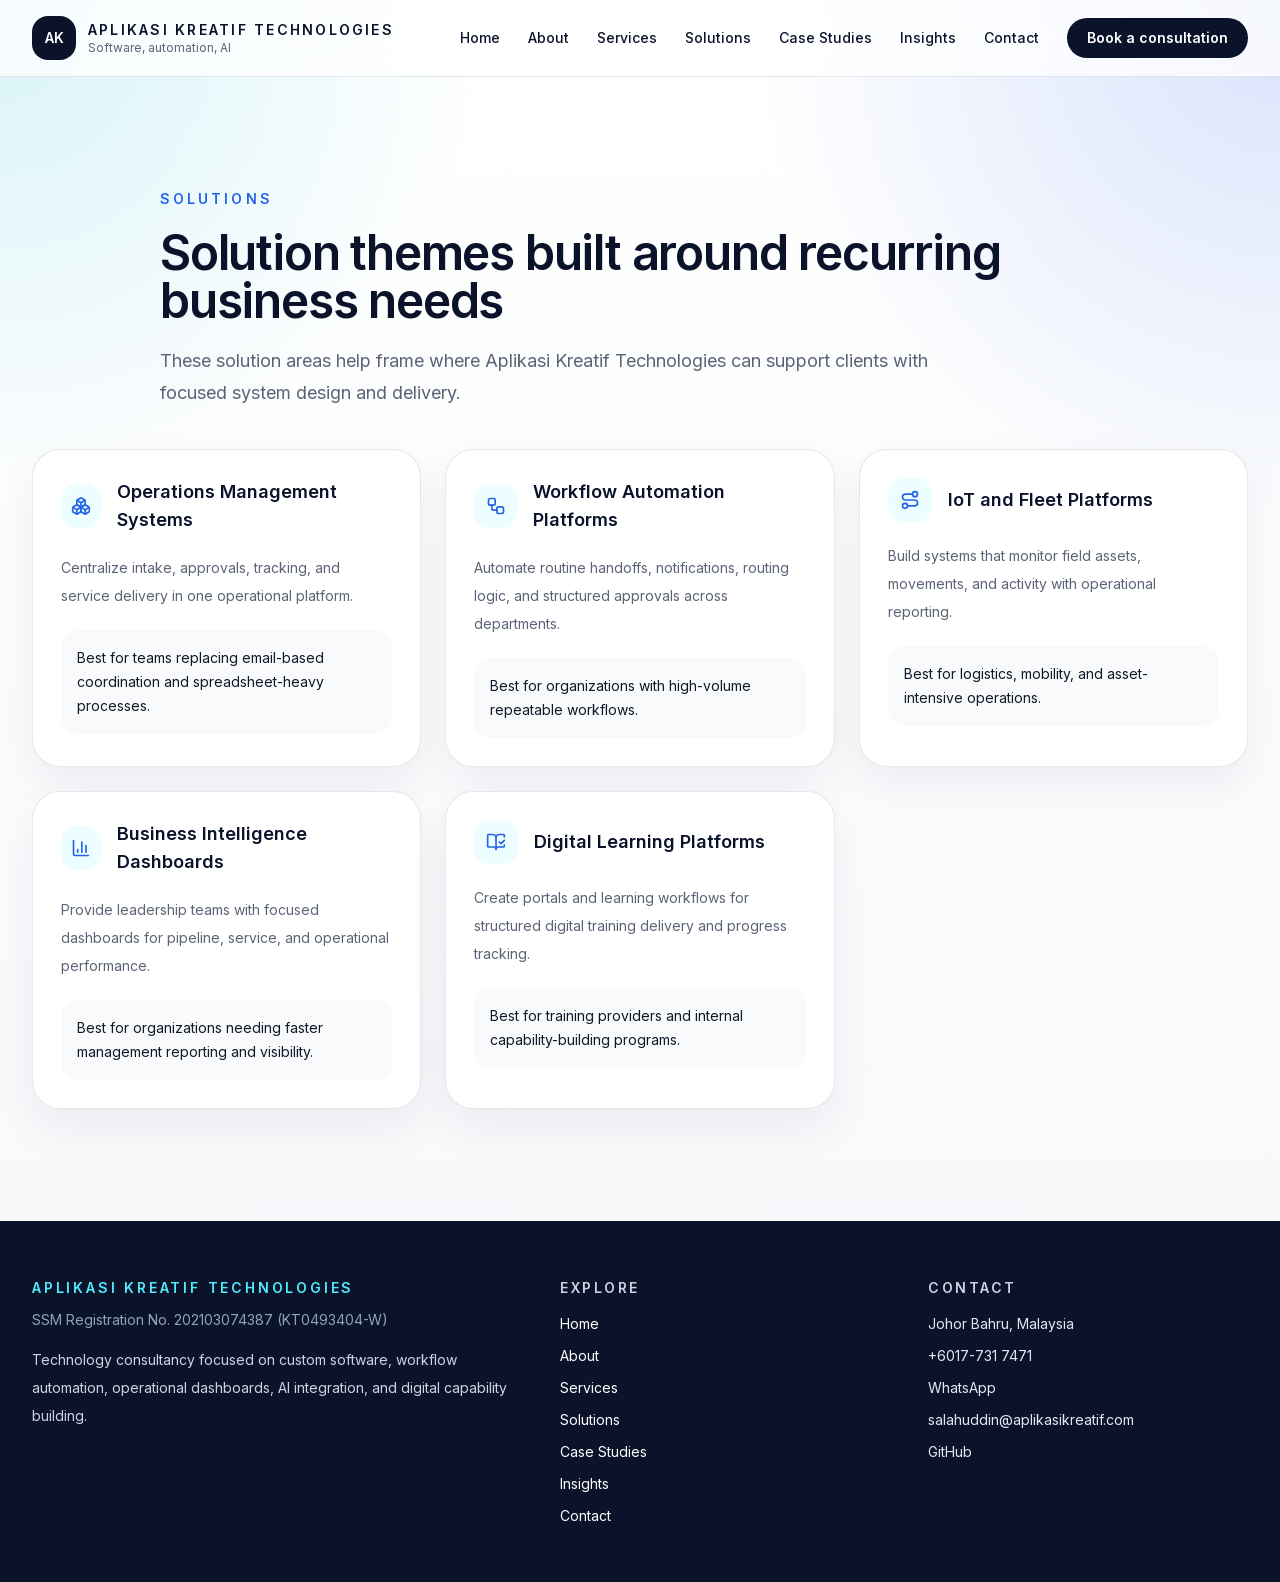
<file: solutions/index.html>
<!DOCTYPE html><!--Fv5k9sn8lTZWfgPA54BER--><html lang="en"><head><meta charSet="utf-8"/><meta name="viewport" content="width=device-width, initial-scale=1"/><link rel="preload" href="/_next/static/media/83afe278b6a6bb3c-s.p.3a6ba036.woff2" as="font" crossorigin="" type="font/woff2"/><link rel="stylesheet" href="/_next/static/chunks/cc5685dd130d1ed8.css" data-precedence="next"/><link rel="preload" as="script" fetchPriority="low" href="/_next/static/chunks/112057e4bacf9cea.js"/><script src="/_next/static/chunks/82abf2d65f5428ae.js" async=""></script><script src="/_next/static/chunks/f65efecd163ef00e.js" async=""></script><script src="/_next/static/chunks/69be39811437728d.js" async=""></script><script src="/_next/static/chunks/turbopack-fe18a1935a112de6.js" async=""></script><script src="/_next/static/chunks/dbd79a3f8c2d90d4.js" async=""></script><script src="/_next/static/chunks/2c5f4185e7dcd06b.js" async=""></script><script src="/_next/static/chunks/ff1a16fafef87110.js" async=""></script><script src="/_next/static/chunks/d2be314c3ece3fbe.js" async=""></script><link rel="preload" href="https://www.googletagmanager.com/gtag/js?id=G-EKGTZ4ED8S" as="script"/><meta name="next-size-adjust" content=""/><meta name="theme-color" content="#0B132B"/><title>Solutions | Aplikasi Kreatif Technologies</title><meta name="description" content="Review solution categories for operations management, workflow automation, dashboards, IoT and fleet, and digital learning."/><meta name="keywords" content="custom software development malaysia,AI automation malaysia,workflow automation system,dashboard development,IT training malaysia"/><link rel="canonical" href="https://aplikasikreatif.com/solutions/"/><meta property="og:title" content="Solutions | Aplikasi Kreatif Technologies"/><meta property="og:description" content="Review solution categories for operations management, workflow automation, dashboards, IoT and fleet, and digital learning."/><meta property="og:url" content="https://aplikasikreatif.com/solutions/"/><meta property="og:site_name" content="Aplikasi Kreatif Technologies"/><meta property="og:locale" content="en_MY"/><meta property="og:type" content="website"/><meta name="twitter:card" content="summary_large_image"/><meta name="twitter:title" content="Solutions | Aplikasi Kreatif Technologies"/><meta name="twitter:description" content="Review solution categories for operations management, workflow automation, dashboards, IoT and fleet, and digital learning."/><link rel="icon" href="/icon.svg?icon.4bb76738.svg" sizes="any" type="image/svg+xml"/><script src="/_next/static/chunks/a6dad97d9634a72d.js" noModule=""></script></head><body class="inter_2fe1ab3d-module__-T-KAq__variable pb-20 font-sans antialiased lg:pb-0"><div hidden=""><!--$--><!--/$--></div><div class="relative min-h-screen"><header class="sticky top-0 z-50 border-b border-white/60 bg-white/76 backdrop-blur-xl"><div class="mx-auto flex max-w-7xl items-center justify-between px-6 py-4 lg:px-8"><a class="flex items-center gap-3" href="/"><div class="flex h-11 w-11 items-center justify-center rounded-2xl bg-[var(--color-navy)] text-sm font-semibold text-white">AK</div><div><p class="text-sm font-semibold uppercase tracking-[0.16em] text-[var(--color-navy)]">Aplikasi Kreatif Technologies</p><p class="text-xs text-[var(--color-muted)]">Software, automation, AI</p></div></a><nav class="hidden items-center gap-7 lg:flex"><a class="text-sm font-medium text-[var(--color-navy)]" href="/">Home</a><a class="text-sm font-medium text-[var(--color-navy)]" href="/about/">About</a><a class="text-sm font-medium text-[var(--color-navy)]" href="/services/">Services</a><a class="text-sm font-medium text-[var(--color-navy)]" href="/solutions/">Solutions</a><a class="text-sm font-medium text-[var(--color-navy)]" href="/case-studies/">Case Studies</a><a class="text-sm font-medium text-[var(--color-navy)]" href="/insights/">Insights</a><a class="text-sm font-medium text-[var(--color-navy)]" href="/contact/">Contact</a><a class="inline-flex items-center rounded-full bg-[var(--color-navy)] px-5 py-2.5 text-sm font-semibold text-white" href="/contact/">Book a consultation</a></nav><button type="button" class="inline-flex h-11 w-11 items-center justify-center rounded-2xl border border-[var(--color-border)] bg-white text-[var(--color-navy)] lg:hidden" aria-expanded="false" aria-label="Toggle navigation menu"><svg xmlns="http://www.w3.org/2000/svg" width="24" height="24" viewBox="0 0 24 24" fill="none" stroke="currentColor" stroke-width="2" stroke-linecap="round" stroke-linejoin="round" class="lucide lucide-menu h-5 w-5" aria-hidden="true"><path d="M4 5h16"></path><path d="M4 12h16"></path><path d="M4 19h16"></path></svg></button></div></header><main><section class="pt-24 pb-10 sm:pt-28"><div class="mx-auto max-w-5xl px-6 lg:px-8"><p class="text-sm font-semibold uppercase tracking-[0.22em] text-[var(--color-blue)]">Solutions</p><h1 class="mt-5 text-4xl font-semibold tracking-tight text-[var(--color-navy)] sm:text-5xl">Solution themes built around recurring business needs</h1><p class="mt-5 max-w-3xl text-base leading-8 text-[var(--color-muted)] sm:text-lg">These solution areas help frame where Aplikasi Kreatif Technologies can support clients with focused system design and delivery.</p></div></section><section class="pb-24 sm:pb-28"><div class="mx-auto grid max-w-7xl gap-6 px-6 lg:grid-cols-2 xl:grid-cols-3 lg:px-8"><article class="rounded-[28px] border border-[var(--color-border)] bg-white p-7 shadow-[0_18px_45px_rgba(11,19,43,0.06)]"><div class="flex items-center gap-4"><div class="flex h-11 w-11 items-center justify-center rounded-2xl bg-cyan-50 text-[var(--color-blue)]"><svg xmlns="http://www.w3.org/2000/svg" width="24" height="24" viewBox="0 0 24 24" fill="none" stroke="currentColor" stroke-width="2" stroke-linecap="round" stroke-linejoin="round" class="lucide lucide-boxes h-5 w-5" aria-hidden="true"><path d="M2.97 12.92A2 2 0 0 0 2 14.63v3.24a2 2 0 0 0 .97 1.71l3 1.8a2 2 0 0 0 2.06 0L12 19v-5.5l-5-3-4.03 2.42Z"></path><path d="m7 16.5-4.74-2.85"></path><path d="m7 16.5 5-3"></path><path d="M7 16.5v5.17"></path><path d="M12 13.5V19l3.97 2.38a2 2 0 0 0 2.06 0l3-1.8a2 2 0 0 0 .97-1.71v-3.24a2 2 0 0 0-.97-1.71L17 10.5l-5 3Z"></path><path d="m17 16.5-5-3"></path><path d="m17 16.5 4.74-2.85"></path><path d="M17 16.5v5.17"></path><path d="M7.97 4.42A2 2 0 0 0 7 6.13v4.37l5 3 5-3V6.13a2 2 0 0 0-.97-1.71l-3-1.8a2 2 0 0 0-2.06 0l-3 1.8Z"></path><path d="M12 8 7.26 5.15"></path><path d="m12 8 4.74-2.85"></path><path d="M12 13.5V8"></path></svg></div><h3 class="text-lg font-semibold text-[var(--color-navy)]">Operations Management Systems</h3></div><p class="mt-5 text-sm leading-7 text-[var(--color-muted)]">Centralize intake, approvals, tracking, and service delivery in one operational platform.</p><p class="mt-5 rounded-2xl bg-slate-50 px-4 py-4 text-sm leading-6 text-[var(--color-foreground)]">Best for teams replacing email-based coordination and spreadsheet-heavy processes.</p></article><article class="rounded-[28px] border border-[var(--color-border)] bg-white p-7 shadow-[0_18px_45px_rgba(11,19,43,0.06)]"><div class="flex items-center gap-4"><div class="flex h-11 w-11 items-center justify-center rounded-2xl bg-cyan-50 text-[var(--color-blue)]"><svg xmlns="http://www.w3.org/2000/svg" width="24" height="24" viewBox="0 0 24 24" fill="none" stroke="currentColor" stroke-width="2" stroke-linecap="round" stroke-linejoin="round" class="lucide lucide-workflow h-5 w-5" aria-hidden="true"><rect width="8" height="8" x="3" y="3" rx="2"></rect><path d="M7 11v4a2 2 0 0 0 2 2h4"></path><rect width="8" height="8" x="13" y="13" rx="2"></rect></svg></div><h3 class="text-lg font-semibold text-[var(--color-navy)]">Workflow Automation Platforms</h3></div><p class="mt-5 text-sm leading-7 text-[var(--color-muted)]">Automate routine handoffs, notifications, routing logic, and structured approvals across departments.</p><p class="mt-5 rounded-2xl bg-slate-50 px-4 py-4 text-sm leading-6 text-[var(--color-foreground)]">Best for organizations with high-volume repeatable workflows.</p></article><article class="rounded-[28px] border border-[var(--color-border)] bg-white p-7 shadow-[0_18px_45px_rgba(11,19,43,0.06)]"><div class="flex items-center gap-4"><div class="flex h-11 w-11 items-center justify-center rounded-2xl bg-cyan-50 text-[var(--color-blue)]"><svg xmlns="http://www.w3.org/2000/svg" width="24" height="24" viewBox="0 0 24 24" fill="none" stroke="currentColor" stroke-width="2" stroke-linecap="round" stroke-linejoin="round" class="lucide lucide-route h-5 w-5" aria-hidden="true"><circle cx="6" cy="19" r="3"></circle><path d="M9 19h8.5a3.5 3.5 0 0 0 0-7h-11a3.5 3.5 0 0 1 0-7H15"></path><circle cx="18" cy="5" r="3"></circle></svg></div><h3 class="text-lg font-semibold text-[var(--color-navy)]">IoT and Fleet Platforms</h3></div><p class="mt-5 text-sm leading-7 text-[var(--color-muted)]">Build systems that monitor field assets, movements, and activity with operational reporting.</p><p class="mt-5 rounded-2xl bg-slate-50 px-4 py-4 text-sm leading-6 text-[var(--color-foreground)]">Best for logistics, mobility, and asset-intensive operations.</p></article><article class="rounded-[28px] border border-[var(--color-border)] bg-white p-7 shadow-[0_18px_45px_rgba(11,19,43,0.06)]"><div class="flex items-center gap-4"><div class="flex h-11 w-11 items-center justify-center rounded-2xl bg-cyan-50 text-[var(--color-blue)]"><svg xmlns="http://www.w3.org/2000/svg" width="24" height="24" viewBox="0 0 24 24" fill="none" stroke="currentColor" stroke-width="2" stroke-linecap="round" stroke-linejoin="round" class="lucide lucide-chart-column h-5 w-5" aria-hidden="true"><path d="M3 3v16a2 2 0 0 0 2 2h16"></path><path d="M18 17V9"></path><path d="M13 17V5"></path><path d="M8 17v-3"></path></svg></div><h3 class="text-lg font-semibold text-[var(--color-navy)]">Business Intelligence Dashboards</h3></div><p class="mt-5 text-sm leading-7 text-[var(--color-muted)]">Provide leadership teams with focused dashboards for pipeline, service, and operational performance.</p><p class="mt-5 rounded-2xl bg-slate-50 px-4 py-4 text-sm leading-6 text-[var(--color-foreground)]">Best for organizations needing faster management reporting and visibility.</p></article><article class="rounded-[28px] border border-[var(--color-border)] bg-white p-7 shadow-[0_18px_45px_rgba(11,19,43,0.06)]"><div class="flex items-center gap-4"><div class="flex h-11 w-11 items-center justify-center rounded-2xl bg-cyan-50 text-[var(--color-blue)]"><svg xmlns="http://www.w3.org/2000/svg" width="24" height="24" viewBox="0 0 24 24" fill="none" stroke="currentColor" stroke-width="2" stroke-linecap="round" stroke-linejoin="round" class="lucide lucide-book-open-check h-5 w-5" aria-hidden="true"><path d="M12 21V7"></path><path d="m16 12 2 2 4-4"></path><path d="M22 6V4a1 1 0 0 0-1-1h-5a4 4 0 0 0-4 4 4 4 0 0 0-4-4H3a1 1 0 0 0-1 1v13a1 1 0 0 0 1 1h6a3 3 0 0 1 3 3 3 3 0 0 1 3-3h6a1 1 0 0 0 1-1v-1.3"></path></svg></div><h3 class="text-lg font-semibold text-[var(--color-navy)]">Digital Learning Platforms</h3></div><p class="mt-5 text-sm leading-7 text-[var(--color-muted)]">Create portals and learning workflows for structured digital training delivery and progress tracking.</p><p class="mt-5 rounded-2xl bg-slate-50 px-4 py-4 text-sm leading-6 text-[var(--color-foreground)]">Best for training providers and internal capability-building programs.</p></article></div></section><!--$--><!--/$--></main><footer class="border-t border-white/60 bg-[var(--color-navy)] py-14 text-white"><div class="mx-auto grid max-w-7xl gap-12 px-6 lg:grid-cols-[1.2fr_0.8fr_0.8fr] lg:px-8"><div><p class="text-sm font-semibold uppercase tracking-[0.2em] text-cyan-300">Aplikasi Kreatif Technologies</p><p class="mt-3 text-sm text-slate-400">SSM Registration No. <!-- -->202103074387 (KT0493404-W)</p><p class="mt-4 max-w-xl text-sm leading-7 text-slate-300">Technology consultancy focused on custom software, workflow automation, operational dashboards, AI integration, and digital capability building.</p></div><div><h2 class="text-sm font-semibold uppercase tracking-[0.18em] text-slate-300">Explore</h2><div class="mt-4 flex flex-col gap-3 text-sm text-white"><a href="/">Home</a><a href="/about/">About</a><a href="/services/">Services</a><a href="/solutions/">Solutions</a><a href="/case-studies/">Case Studies</a><a href="/insights/">Insights</a><a href="/contact/">Contact</a></div></div><div><h2 class="text-sm font-semibold uppercase tracking-[0.18em] text-slate-300">Contact</h2><div class="mt-4 flex flex-col gap-3 text-sm text-slate-200"><p class="block">Johor Bahru, Malaysia</p><a href="tel:+6017-7317471" class="block w-fit break-words text-slate-200">+6017-731 7471</a><a class="block w-fit text-slate-200" href="https://wa.me/60177317471" target="_blank" rel="noreferrer">WhatsApp</a><a href="mailto:salahuddin@aplikasikreatif.com" class="block w-fit break-all text-slate-200">salahuddin@aplikasikreatif.com</a><a href="https://github.com/aplikasikreatif" target="_blank" rel="noreferrer" class="block w-fit text-slate-200">GitHub</a></div></div></div></footer></div><div class="fixed inset-x-0 bottom-0 z-40 border-t border-[var(--color-border)] bg-white/95 px-4 py-3 shadow-[0_-12px_32px_rgba(11,19,43,0.1)] backdrop-blur lg:hidden"><a class="inline-flex w-full items-center justify-center gap-2 rounded-full bg-[var(--color-navy)] px-5 py-3 text-sm font-semibold text-white" href="https://wa.me/60177317471" target="_blank" rel="noreferrer"><svg xmlns="http://www.w3.org/2000/svg" width="24" height="24" viewBox="0 0 24 24" fill="none" stroke="currentColor" stroke-width="2" stroke-linecap="round" stroke-linejoin="round" class="lucide lucide-message-circle h-4 w-4" aria-hidden="true"><path d="M2.992 16.342a2 2 0 0 1 .094 1.167l-1.065 3.29a1 1 0 0 0 1.236 1.168l3.413-.998a2 2 0 0 1 1.099.092 10 10 0 1 0-4.777-4.719"></path></svg>Talk to us on WhatsApp</a></div><script src="/_next/static/chunks/112057e4bacf9cea.js" id="_R_" async=""></script><script>(self.__next_f=self.__next_f||[]).push([0])</script><script>self.__next_f.push([1,"1:\"$Sreact.fragment\"\n2:I[62319,[\"/_next/static/chunks/dbd79a3f8c2d90d4.js\",\"/_next/static/chunks/2c5f4185e7dcd06b.js\"],\"Navbar\"]\n3:I[39756,[\"/_next/static/chunks/ff1a16fafef87110.js\",\"/_next/static/chunks/d2be314c3ece3fbe.js\"],\"default\"]\n4:I[37457,[\"/_next/static/chunks/ff1a16fafef87110.js\",\"/_next/static/chunks/d2be314c3ece3fbe.js\"],\"default\"]\n5:I[22016,[\"/_next/static/chunks/dbd79a3f8c2d90d4.js\",\"/_next/static/chunks/2c5f4185e7dcd06b.js\"],\"\"]\n6:I[61119,[\"/_next/static/chunks/dbd79a3f8c2d90d4.js\",\"/_next/static/chunks/2c5f4185e7dcd06b.js\"],\"WhatsAppCTA\"]\nc:I[68027,[],\"default\"]\n:HL[\"/_next/static/chunks/cc5685dd130d1ed8.css\",\"style\"]\n:HL[\"/_next/static/media/83afe278b6a6bb3c-s.p.3a6ba036.woff2\",\"font\",{\"crossOrigin\":\"\",\"type\":\"font/woff2\"}]\n"])</script><script>self.__next_f.push([1,"0:{\"P\":null,\"b\":\"Fv5k9sn8lTZWfgPA54BER\",\"c\":[\"\",\"solutions\",\"\"],\"q\":\"\",\"i\":false,\"f\":[[[\"\",{\"children\":[\"solutions\",{\"children\":[\"__PAGE__\",{}]}]},\"$undefined\",\"$undefined\",true],[[\"$\",\"$1\",\"c\",{\"children\":[[[\"$\",\"link\",\"0\",{\"rel\":\"stylesheet\",\"href\":\"/_next/static/chunks/cc5685dd130d1ed8.css\",\"precedence\":\"next\",\"crossOrigin\":\"$undefined\",\"nonce\":\"$undefined\"}],[\"$\",\"script\",\"script-0\",{\"src\":\"/_next/static/chunks/dbd79a3f8c2d90d4.js\",\"async\":true,\"nonce\":\"$undefined\"}],[\"$\",\"script\",\"script-1\",{\"src\":\"/_next/static/chunks/2c5f4185e7dcd06b.js\",\"async\":true,\"nonce\":\"$undefined\"}]],[\"$\",\"html\",null,{\"lang\":\"en\",\"children\":[\"$\",\"body\",null,{\"className\":\"inter_2fe1ab3d-module__-T-KAq__variable pb-20 font-sans antialiased lg:pb-0\",\"children\":[[\"$\",\"div\",null,{\"className\":\"relative min-h-screen\",\"children\":[[\"$\",\"$L2\",null,{}],[\"$\",\"main\",null,{\"children\":[\"$\",\"$L3\",null,{\"parallelRouterKey\":\"children\",\"error\":\"$undefined\",\"errorStyles\":\"$undefined\",\"errorScripts\":\"$undefined\",\"template\":[\"$\",\"$L4\",null,{}],\"templateStyles\":\"$undefined\",\"templateScripts\":\"$undefined\",\"notFound\":[[[\"$\",\"title\",null,{\"children\":\"404: This page could not be found.\"}],[\"$\",\"div\",null,{\"style\":{\"fontFamily\":\"system-ui,\\\"Segoe UI\\\",Roboto,Helvetica,Arial,sans-serif,\\\"Apple Color Emoji\\\",\\\"Segoe UI Emoji\\\"\",\"height\":\"100vh\",\"textAlign\":\"center\",\"display\":\"flex\",\"flexDirection\":\"column\",\"alignItems\":\"center\",\"justifyContent\":\"center\"},\"children\":[\"$\",\"div\",null,{\"children\":[[\"$\",\"style\",null,{\"dangerouslySetInnerHTML\":{\"__html\":\"body{color:#000;background:#fff;margin:0}.next-error-h1{border-right:1px solid rgba(0,0,0,.3)}@media (prefers-color-scheme:dark){body{color:#fff;background:#000}.next-error-h1{border-right:1px solid rgba(255,255,255,.3)}}\"}}],[\"$\",\"h1\",null,{\"className\":\"next-error-h1\",\"style\":{\"display\":\"inline-block\",\"margin\":\"0 20px 0 0\",\"padding\":\"0 23px 0 0\",\"fontSize\":24,\"fontWeight\":500,\"verticalAlign\":\"top\",\"lineHeight\":\"49px\"},\"children\":404}],[\"$\",\"div\",null,{\"style\":{\"display\":\"inline-block\"},\"children\":[\"$\",\"h2\",null,{\"style\":{\"fontSize\":14,\"fontWeight\":400,\"lineHeight\":\"49px\",\"margin\":0},\"children\":\"This page could not be found.\"}]}]]}]}]],[]],\"forbidden\":\"$undefined\",\"unauthorized\":\"$undefined\"}]}],[\"$\",\"footer\",null,{\"className\":\"border-t border-white/60 bg-[var(--color-navy)] py-14 text-white\",\"children\":[\"$\",\"div\",null,{\"className\":\"mx-auto grid max-w-7xl gap-12 px-6 lg:grid-cols-[1.2fr_0.8fr_0.8fr] lg:px-8\",\"children\":[[\"$\",\"div\",null,{\"children\":[[\"$\",\"p\",null,{\"className\":\"text-sm font-semibold uppercase tracking-[0.2em] text-cyan-300\",\"children\":\"Aplikasi Kreatif Technologies\"}],[\"$\",\"p\",null,{\"className\":\"mt-3 text-sm text-slate-400\",\"children\":[\"SSM Registration No. \",\"202103074387 (KT0493404-W)\"]}],[\"$\",\"p\",null,{\"className\":\"mt-4 max-w-xl text-sm leading-7 text-slate-300\",\"children\":\"Technology consultancy focused on custom software, workflow automation, operational dashboards, AI integration, and digital capability building.\"}]]}],[\"$\",\"div\",null,{\"children\":[[\"$\",\"h2\",null,{\"className\":\"text-sm font-semibold uppercase tracking-[0.18em] text-slate-300\",\"children\":\"Explore\"}],[\"$\",\"div\",null,{\"className\":\"mt-4 flex flex-col gap-3 text-sm text-white\",\"children\":[[\"$\",\"$L5\",\"/\",{\"href\":\"/\",\"children\":\"Home\"}],[\"$\",\"$L5\",\"/about\",{\"href\":\"/about\",\"children\":\"About\"}],[\"$\",\"$L5\",\"/services\",{\"href\":\"/services\",\"children\":\"Services\"}],[\"$\",\"$L5\",\"/solutions\",{\"href\":\"/solutions\",\"children\":\"Solutions\"}],[\"$\",\"$L5\",\"/case-studies\",{\"href\":\"/case-studies\",\"children\":\"Case Studies\"}],[\"$\",\"$L5\",\"/insights\",{\"href\":\"/insights\",\"children\":\"Insights\"}],[\"$\",\"$L5\",\"/contact\",{\"href\":\"/contact\",\"children\":\"Contact\"}]]}]]}],[\"$\",\"div\",null,{\"children\":[[\"$\",\"h2\",null,{\"className\":\"text-sm font-semibold uppercase tracking-[0.18em] text-slate-300\",\"children\":\"Contact\"}],[\"$\",\"div\",null,{\"className\":\"mt-4 flex flex-col gap-3 text-sm text-slate-200\",\"children\":[[\"$\",\"p\",null,{\"className\":\"block\",\"children\":\"Johor Bahru, Malaysia\"}],[\"$\",\"a\",null,{\"href\":\"tel:+6017-7317471\",\"className\":\"block w-fit break-words text-slate-200\",\"children\":\"+6017-731 7471\"}],[\"$\",\"$L6\",null,{\"location\":\"footer\",\"className\":\"block w-fit text-slate-200\",\"children\":\"WhatsApp\"}],[\"$\",\"a\",null,{\"href\":\"mailto:salahuddin@aplikasikreatif.com\",\"className\":\"block w-fit break-all text-slate-200\",\"children\":\"salahuddin@aplikasikreatif.com\"}],[\"$\",\"a\",null,{\"href\":\"https://github.com/aplikasikreatif\",\"target\":\"_blank\",\"rel\":\"noreferrer\",\"className\":\"block w-fit text-slate-200\",\"children\":\"GitHub\"}]]}]]}]]}]}]]}],\"$L7\",\"$L8\"]}]}]]}],{\"children\":[\"$L9\",{\"children\":[\"$La\",{},null,false,false]},null,false,false]},null,false,false],\"$Lb\",false]],\"m\":\"$undefined\",\"G\":[\"$c\",[]],\"S\":true}\n"])</script><script>self.__next_f.push([1,"d:I[54576,[\"/_next/static/chunks/dbd79a3f8c2d90d4.js\",\"/_next/static/chunks/2c5f4185e7dcd06b.js\"],\"GoogleAnalytics\"]\n13:I[97367,[\"/_next/static/chunks/ff1a16fafef87110.js\",\"/_next/static/chunks/d2be314c3ece3fbe.js\"],\"ViewportBoundary\"]\n15:I[97367,[\"/_next/static/chunks/ff1a16fafef87110.js\",\"/_next/static/chunks/d2be314c3ece3fbe.js\"],\"MetadataBoundary\"]\n16:\"$Sreact.suspense\"\n7:[\"$\",\"div\",null,{\"className\":\"fixed inset-x-0 bottom-0 z-40 border-t border-[var(--color-border)] bg-white/95 px-4 py-3 shadow-[0_-12px_32px_rgba(11,19,43,0.1)] backdrop-blur lg:hidden\",\"children\":[\"$\",\"$L6\",null,{\"location\":\"mobile_sticky\",\"className\":\"inline-flex w-full items-center justify-center gap-2 rounded-full bg-[var(--color-navy)] px-5 py-3 text-sm font-semibold text-white\",\"children\":[[\"$\",\"svg\",null,{\"ref\":\"$undefined\",\"xmlns\":\"http://www.w3.org/2000/svg\",\"width\":24,\"height\":24,\"viewBox\":\"0 0 24 24\",\"fill\":\"none\",\"stroke\":\"currentColor\",\"strokeWidth\":2,\"strokeLinecap\":\"round\",\"strokeLinejoin\":\"round\",\"className\":\"lucide lucide-message-circle h-4 w-4\",\"aria-hidden\":\"true\",\"children\":[[\"$\",\"path\",\"1sd12s\",{\"d\":\"M2.992 16.342a2 2 0 0 1 .094 1.167l-1.065 3.29a1 1 0 0 0 1.236 1.168l3.413-.998a2 2 0 0 1 1.099.092 10 10 0 1 0-4.777-4.719\"}],\"$undefined\"]}],\"Talk to us on WhatsApp\"]}]}]\n8:[null,null,[\"$\",\"$Ld\",null,{\"gaId\":\"G-EKGTZ4ED8S\"}]]\n9:[\"$\",\"$1\",\"c\",{\"children\":[null,[\"$\",\"$L3\",null,{\"parallelRouterKey\":\"children\",\"error\":\"$undefined\",\"errorStyles\":\"$undefined\",\"errorScripts\":\"$undefined\",\"template\":[\"$\",\"$L4\",null,{}],\"templateStyles\":\"$undefined\",\"templateScripts\":\"$undefined\",\"notFound\":\"$undefined\",\"forbidden\":\"$undefined\",\"unauthorized\":\"$undefined\"}]]}]\n"])</script><script>self.__next_f.push([1,"a:[\"$\",\"$1\",\"c\",{\"children\":[[[\"$\",\"section\",null,{\"className\":\"pt-24 pb-10 sm:pt-28\",\"children\":[\"$\",\"div\",null,{\"className\":\"mx-auto max-w-5xl px-6 lg:px-8\",\"children\":[[\"$\",\"p\",null,{\"className\":\"text-sm font-semibold uppercase tracking-[0.22em] text-[var(--color-blue)]\",\"children\":\"Solutions\"}],[\"$\",\"h1\",null,{\"className\":\"mt-5 text-4xl font-semibold tracking-tight text-[var(--color-navy)] sm:text-5xl\",\"children\":\"Solution themes built around recurring business needs\"}],[\"$\",\"p\",null,{\"className\":\"mt-5 max-w-3xl text-base leading-8 text-[var(--color-muted)] sm:text-lg\",\"children\":\"These solution areas help frame where Aplikasi Kreatif Technologies can support clients with focused system design and delivery.\"}]]}]}],[\"$\",\"section\",null,{\"className\":\"pb-24 sm:pb-28\",\"children\":[\"$\",\"div\",null,{\"className\":\"mx-auto grid max-w-7xl gap-6 px-6 lg:grid-cols-2 xl:grid-cols-3 lg:px-8\",\"children\":[[\"$\",\"article\",\"Operations Management Systems\",{\"className\":\"rounded-[28px] border border-[var(--color-border)] bg-white p-7 shadow-[0_18px_45px_rgba(11,19,43,0.06)]\",\"children\":[[\"$\",\"div\",null,{\"className\":\"flex items-center gap-4\",\"children\":[[\"$\",\"div\",null,{\"className\":\"flex h-11 w-11 items-center justify-center rounded-2xl bg-cyan-50 text-[var(--color-blue)]\",\"children\":[\"$\",\"svg\",null,{\"ref\":\"$undefined\",\"xmlns\":\"http://www.w3.org/2000/svg\",\"width\":24,\"height\":24,\"viewBox\":\"0 0 24 24\",\"fill\":\"none\",\"stroke\":\"currentColor\",\"strokeWidth\":2,\"strokeLinecap\":\"round\",\"strokeLinejoin\":\"round\",\"className\":\"lucide lucide-boxes h-5 w-5\",\"aria-hidden\":\"true\",\"children\":[[\"$\",\"path\",\"lc1i9w\",{\"d\":\"M2.97 12.92A2 2 0 0 0 2 14.63v3.24a2 2 0 0 0 .97 1.71l3 1.8a2 2 0 0 0 2.06 0L12 19v-5.5l-5-3-4.03 2.42Z\"}],[\"$\",\"path\",\"1o9zyk\",{\"d\":\"m7 16.5-4.74-2.85\"}],[\"$\",\"path\",\"va8pkn\",{\"d\":\"m7 16.5 5-3\"}],[\"$\",\"path\",\"jnp8gn\",{\"d\":\"M7 16.5v5.17\"}],[\"$\",\"path\",\"8zsnat\",{\"d\":\"M12 13.5V19l3.97 2.38a2 2 0 0 0 2.06 0l3-1.8a2 2 0 0 0 .97-1.71v-3.24a2 2 0 0 0-.97-1.71L17 10.5l-5 3Z\"}],[\"$\",\"path\",\"8arw3v\",{\"d\":\"m17 16.5-5-3\"}],[\"$\",\"path\",\"8rfmw\",{\"d\":\"m17 16.5 4.74-2.85\"}],[\"$\",\"path\",\"k6z78m\",{\"d\":\"M17 16.5v5.17\"}],[\"$\",\"path\",\"1xygjf\",{\"d\":\"M7.97 4.42A2 2 0 0 0 7 6.13v4.37l5 3 5-3V6.13a2 2 0 0 0-.97-1.71l-3-1.8a2 2 0 0 0-2.06 0l-3 1.8Z\"}],[\"$\",\"path\",\"1vbdud\",{\"d\":\"M12 8 7.26 5.15\"}],[\"$\",\"path\",\"3rx089\",{\"d\":\"m12 8 4.74-2.85\"}],[\"$\",\"path\",\"1io7kd\",{\"d\":\"M12 13.5V8\"}],\"$undefined\"]}]}],[\"$\",\"h3\",null,{\"className\":\"text-lg font-semibold text-[var(--color-navy)]\",\"children\":\"Operations Management Systems\"}]]}],[\"$\",\"p\",null,{\"className\":\"mt-5 text-sm leading-7 text-[var(--color-muted)]\",\"children\":\"Centralize intake, approvals, tracking, and service delivery in one operational platform.\"}],[\"$\",\"p\",null,{\"className\":\"mt-5 rounded-2xl bg-slate-50 px-4 py-4 text-sm leading-6 text-[var(--color-foreground)]\",\"children\":\"Best for teams replacing email-based coordination and spreadsheet-heavy processes.\"}]]}],[\"$\",\"article\",\"Workflow Automation Platforms\",{\"className\":\"rounded-[28px] border border-[var(--color-border)] bg-white p-7 shadow-[0_18px_45px_rgba(11,19,43,0.06)]\",\"children\":[[\"$\",\"div\",null,{\"className\":\"flex items-center gap-4\",\"children\":[[\"$\",\"div\",null,{\"className\":\"flex h-11 w-11 items-center justify-center rounded-2xl bg-cyan-50 text-[var(--color-blue)]\",\"children\":[\"$\",\"svg\",null,{\"ref\":\"$undefined\",\"xmlns\":\"http://www.w3.org/2000/svg\",\"width\":24,\"height\":24,\"viewBox\":\"0 0 24 24\",\"fill\":\"none\",\"stroke\":\"currentColor\",\"strokeWidth\":2,\"strokeLinecap\":\"round\",\"strokeLinejoin\":\"round\",\"className\":\"lucide lucide-workflow h-5 w-5\",\"aria-hidden\":\"true\",\"children\":[[\"$\",\"rect\",\"by2w9f\",{\"width\":\"8\",\"height\":\"8\",\"x\":\"3\",\"y\":\"3\",\"rx\":\"2\"}],[\"$\",\"path\",\"xkn7yn\",{\"d\":\"M7 11v4a2 2 0 0 0 2 2h4\"}],[\"$\",\"rect\",\"1cgmvn\",{\"width\":\"8\",\"height\":\"8\",\"x\":\"13\",\"y\":\"13\",\"rx\":\"2\"}],\"$undefined\"]}]}],[\"$\",\"h3\",null,{\"className\":\"text-lg font-semibold text-[var(--color-navy)]\",\"children\":\"Workflow Automation Platforms\"}]]}],[\"$\",\"p\",null,{\"className\":\"mt-5 text-sm leading-7 text-[var(--color-muted)]\",\"children\":\"Automate routine handoffs, notifications, routing logic, and structured approvals across departments.\"}],\"$Le\"]}],\"$Lf\",\"$L10\",\"$L11\"]}]}]],null,\"$L12\"]}]\n"])</script><script>self.__next_f.push([1,"b:[\"$\",\"$1\",\"h\",{\"children\":[null,[\"$\",\"$L13\",null,{\"children\":\"$L14\"}],[\"$\",\"div\",null,{\"hidden\":true,\"children\":[\"$\",\"$L15\",null,{\"children\":[\"$\",\"$16\",null,{\"name\":\"Next.Metadata\",\"children\":\"$L17\"}]}]}],[\"$\",\"meta\",null,{\"name\":\"next-size-adjust\",\"content\":\"\"}]]}]\n"])</script><script>self.__next_f.push([1,"18:I[97367,[\"/_next/static/chunks/ff1a16fafef87110.js\",\"/_next/static/chunks/d2be314c3ece3fbe.js\"],\"OutletBoundary\"]\ne:[\"$\",\"p\",null,{\"className\":\"mt-5 rounded-2xl bg-slate-50 px-4 py-4 text-sm leading-6 text-[var(--color-foreground)]\",\"children\":\"Best for organizations with high-volume repeatable workflows.\"}]\n"])</script><script>self.__next_f.push([1,"f:[\"$\",\"article\",\"IoT and Fleet Platforms\",{\"className\":\"rounded-[28px] border border-[var(--color-border)] bg-white p-7 shadow-[0_18px_45px_rgba(11,19,43,0.06)]\",\"children\":[[\"$\",\"div\",null,{\"className\":\"flex items-center gap-4\",\"children\":[[\"$\",\"div\",null,{\"className\":\"flex h-11 w-11 items-center justify-center rounded-2xl bg-cyan-50 text-[var(--color-blue)]\",\"children\":[\"$\",\"svg\",null,{\"ref\":\"$undefined\",\"xmlns\":\"http://www.w3.org/2000/svg\",\"width\":24,\"height\":24,\"viewBox\":\"0 0 24 24\",\"fill\":\"none\",\"stroke\":\"currentColor\",\"strokeWidth\":2,\"strokeLinecap\":\"round\",\"strokeLinejoin\":\"round\",\"className\":\"lucide lucide-route h-5 w-5\",\"aria-hidden\":\"true\",\"children\":[[\"$\",\"circle\",\"1kj8tv\",{\"cx\":\"6\",\"cy\":\"19\",\"r\":\"3\"}],[\"$\",\"path\",\"1d8sl\",{\"d\":\"M9 19h8.5a3.5 3.5 0 0 0 0-7h-11a3.5 3.5 0 0 1 0-7H15\"}],[\"$\",\"circle\",\"gq8acd\",{\"cx\":\"18\",\"cy\":\"5\",\"r\":\"3\"}],\"$undefined\"]}]}],[\"$\",\"h3\",null,{\"className\":\"text-lg font-semibold text-[var(--color-navy)]\",\"children\":\"IoT and Fleet Platforms\"}]]}],[\"$\",\"p\",null,{\"className\":\"mt-5 text-sm leading-7 text-[var(--color-muted)]\",\"children\":\"Build systems that monitor field assets, movements, and activity with operational reporting.\"}],[\"$\",\"p\",null,{\"className\":\"mt-5 rounded-2xl bg-slate-50 px-4 py-4 text-sm leading-6 text-[var(--color-foreground)]\",\"children\":\"Best for logistics, mobility, and asset-intensive operations.\"}]]}]\n"])</script><script>self.__next_f.push([1,"10:[\"$\",\"article\",\"Business Intelligence Dashboards\",{\"className\":\"rounded-[28px] border border-[var(--color-border)] bg-white p-7 shadow-[0_18px_45px_rgba(11,19,43,0.06)]\",\"children\":[[\"$\",\"div\",null,{\"className\":\"flex items-center gap-4\",\"children\":[[\"$\",\"div\",null,{\"className\":\"flex h-11 w-11 items-center justify-center rounded-2xl bg-cyan-50 text-[var(--color-blue)]\",\"children\":[\"$\",\"svg\",null,{\"ref\":\"$undefined\",\"xmlns\":\"http://www.w3.org/2000/svg\",\"width\":24,\"height\":24,\"viewBox\":\"0 0 24 24\",\"fill\":\"none\",\"stroke\":\"currentColor\",\"strokeWidth\":2,\"strokeLinecap\":\"round\",\"strokeLinejoin\":\"round\",\"className\":\"lucide lucide-chart-column h-5 w-5\",\"aria-hidden\":\"true\",\"children\":[[\"$\",\"path\",\"c24i48\",{\"d\":\"M3 3v16a2 2 0 0 0 2 2h16\"}],[\"$\",\"path\",\"2bz60n\",{\"d\":\"M18 17V9\"}],[\"$\",\"path\",\"1frdt8\",{\"d\":\"M13 17V5\"}],[\"$\",\"path\",\"17ska0\",{\"d\":\"M8 17v-3\"}],\"$undefined\"]}]}],[\"$\",\"h3\",null,{\"className\":\"text-lg font-semibold text-[var(--color-navy)]\",\"children\":\"Business Intelligence Dashboards\"}]]}],[\"$\",\"p\",null,{\"className\":\"mt-5 text-sm leading-7 text-[var(--color-muted)]\",\"children\":\"Provide leadership teams with focused dashboards for pipeline, service, and operational performance.\"}],[\"$\",\"p\",null,{\"className\":\"mt-5 rounded-2xl bg-slate-50 px-4 py-4 text-sm leading-6 text-[var(--color-foreground)]\",\"children\":\"Best for organizations needing faster management reporting and visibility.\"}]]}]\n"])</script><script>self.__next_f.push([1,"11:[\"$\",\"article\",\"Digital Learning Platforms\",{\"className\":\"rounded-[28px] border border-[var(--color-border)] bg-white p-7 shadow-[0_18px_45px_rgba(11,19,43,0.06)]\",\"children\":[[\"$\",\"div\",null,{\"className\":\"flex items-center gap-4\",\"children\":[[\"$\",\"div\",null,{\"className\":\"flex h-11 w-11 items-center justify-center rounded-2xl bg-cyan-50 text-[var(--color-blue)]\",\"children\":[\"$\",\"svg\",null,{\"ref\":\"$undefined\",\"xmlns\":\"http://www.w3.org/2000/svg\",\"width\":24,\"height\":24,\"viewBox\":\"0 0 24 24\",\"fill\":\"none\",\"stroke\":\"currentColor\",\"strokeWidth\":2,\"strokeLinecap\":\"round\",\"strokeLinejoin\":\"round\",\"className\":\"lucide lucide-book-open-check h-5 w-5\",\"aria-hidden\":\"true\",\"children\":[[\"$\",\"path\",\"gj6g52\",{\"d\":\"M12 21V7\"}],[\"$\",\"path\",\"mdajum\",{\"d\":\"m16 12 2 2 4-4\"}],[\"$\",\"path\",\"8arnkb\",{\"d\":\"M22 6V4a1 1 0 0 0-1-1h-5a4 4 0 0 0-4 4 4 4 0 0 0-4-4H3a1 1 0 0 0-1 1v13a1 1 0 0 0 1 1h6a3 3 0 0 1 3 3 3 3 0 0 1 3-3h6a1 1 0 0 0 1-1v-1.3\"}],\"$undefined\"]}]}],[\"$\",\"h3\",null,{\"className\":\"text-lg font-semibold text-[var(--color-navy)]\",\"children\":\"Digital Learning Platforms\"}]]}],[\"$\",\"p\",null,{\"className\":\"mt-5 text-sm leading-7 text-[var(--color-muted)]\",\"children\":\"Create portals and learning workflows for structured digital training delivery and progress tracking.\"}],[\"$\",\"p\",null,{\"className\":\"mt-5 rounded-2xl bg-slate-50 px-4 py-4 text-sm leading-6 text-[var(--color-foreground)]\",\"children\":\"Best for training providers and internal capability-building programs.\"}]]}]\n"])</script><script>self.__next_f.push([1,"12:[\"$\",\"$L18\",null,{\"children\":[\"$\",\"$16\",null,{\"name\":\"Next.MetadataOutlet\",\"children\":\"$@19\"}]}]\n"])</script><script>self.__next_f.push([1,"14:[[\"$\",\"meta\",\"0\",{\"charSet\":\"utf-8\"}],[\"$\",\"meta\",\"1\",{\"name\":\"viewport\",\"content\":\"width=device-width, initial-scale=1\"}],[\"$\",\"meta\",\"2\",{\"name\":\"theme-color\",\"content\":\"#0B132B\"}]]\n"])</script><script>self.__next_f.push([1,"1a:I[27201,[\"/_next/static/chunks/ff1a16fafef87110.js\",\"/_next/static/chunks/d2be314c3ece3fbe.js\"],\"IconMark\"]\n"])</script><script>self.__next_f.push([1,"17:[[\"$\",\"title\",\"0\",{\"children\":\"Solutions | Aplikasi Kreatif Technologies\"}],[\"$\",\"meta\",\"1\",{\"name\":\"description\",\"content\":\"Review solution categories for operations management, workflow automation, dashboards, IoT and fleet, and digital learning.\"}],[\"$\",\"meta\",\"2\",{\"name\":\"keywords\",\"content\":\"custom software development malaysia,AI automation malaysia,workflow automation system,dashboard development,IT training malaysia\"}],[\"$\",\"link\",\"3\",{\"rel\":\"canonical\",\"href\":\"https://aplikasikreatif.com/solutions/\"}],[\"$\",\"meta\",\"4\",{\"property\":\"og:title\",\"content\":\"Solutions | Aplikasi Kreatif Technologies\"}],[\"$\",\"meta\",\"5\",{\"property\":\"og:description\",\"content\":\"Review solution categories for operations management, workflow automation, dashboards, IoT and fleet, and digital learning.\"}],[\"$\",\"meta\",\"6\",{\"property\":\"og:url\",\"content\":\"https://aplikasikreatif.com/solutions/\"}],[\"$\",\"meta\",\"7\",{\"property\":\"og:site_name\",\"content\":\"Aplikasi Kreatif Technologies\"}],[\"$\",\"meta\",\"8\",{\"property\":\"og:locale\",\"content\":\"en_MY\"}],[\"$\",\"meta\",\"9\",{\"property\":\"og:type\",\"content\":\"website\"}],[\"$\",\"meta\",\"10\",{\"name\":\"twitter:card\",\"content\":\"summary_large_image\"}],[\"$\",\"meta\",\"11\",{\"name\":\"twitter:title\",\"content\":\"Solutions | Aplikasi Kreatif Technologies\"}],[\"$\",\"meta\",\"12\",{\"name\":\"twitter:description\",\"content\":\"Review solution categories for operations management, workflow automation, dashboards, IoT and fleet, and digital learning.\"}],[\"$\",\"link\",\"13\",{\"rel\":\"icon\",\"href\":\"/icon.svg?icon.4bb76738.svg\",\"sizes\":\"any\",\"type\":\"image/svg+xml\"}],[\"$\",\"$L1a\",\"14\",{}]]\n"])</script><script>self.__next_f.push([1,"19:null\n"])</script></body></html>
</file>
<file: _next/static/chunks/cc5685dd130d1ed8.css>
@font-face{font-family:Inter;font-style:normal;font-weight:100 900;font-display:swap;src:url(../media/2c55a0e60120577a-s.2a48534a.woff2)format("woff2");unicode-range:U+460-52F,U+1C80-1C8A,U+20B4,U+2DE0-2DFF,U+A640-A69F,U+FE2E-FE2F}@font-face{font-family:Inter;font-style:normal;font-weight:100 900;font-display:swap;src:url(../media/9c72aa0f40e4eef8-s.18a48cbc.woff2)format("woff2");unicode-range:U+301,U+400-45F,U+490-491,U+4B0-4B1,U+2116}@font-face{font-family:Inter;font-style:normal;font-weight:100 900;font-display:swap;src:url(../media/ad66f9afd8947f86-s.7a40eb73.woff2)format("woff2");unicode-range:U+1F??}@font-face{font-family:Inter;font-style:normal;font-weight:100 900;font-display:swap;src:url(../media/5476f68d60460930-s.c995e352.woff2)format("woff2");unicode-range:U+370-377,U+37A-37F,U+384-38A,U+38C,U+38E-3A1,U+3A3-3FF}@font-face{font-family:Inter;font-style:normal;font-weight:100 900;font-display:swap;src:url(../media/2bbe8d2671613f1f-s.76dcb0b2.woff2)format("woff2");unicode-range:U+102-103,U+110-111,U+128-129,U+168-169,U+1A0-1A1,U+1AF-1B0,U+300-301,U+303-304,U+308-309,U+323,U+329,U+1EA0-1EF9,U+20AB}@font-face{font-family:Inter;font-style:normal;font-weight:100 900;font-display:swap;src:url(../media/1bffadaabf893a1e-s.7cd81963.woff2)format("woff2");unicode-range:U+100-2BA,U+2BD-2C5,U+2C7-2CC,U+2CE-2D7,U+2DD-2FF,U+304,U+308,U+329,U+1D00-1DBF,U+1E00-1E9F,U+1EF2-1EFF,U+2020,U+20A0-20AB,U+20AD-20C0,U+2113,U+2C60-2C7F,U+A720-A7FF}@font-face{font-family:Inter;font-style:normal;font-weight:100 900;font-display:swap;src:url(../media/83afe278b6a6bb3c-s.p.3a6ba036.woff2)format("woff2");unicode-range:U+??,U+131,U+152-153,U+2BB-2BC,U+2C6,U+2DA,U+2DC,U+304,U+308,U+329,U+2000-206F,U+20AC,U+2122,U+2191,U+2193,U+2212,U+2215,U+FEFF,U+FFFD}@font-face{font-family:Inter Fallback;src:local(Arial);ascent-override:90.44%;descent-override:22.52%;line-gap-override:0.0%;size-adjust:107.12%}.inter_2fe1ab3d-module__-T-KAq__className{font-family:Inter,Inter Fallback;font-style:normal}.inter_2fe1ab3d-module__-T-KAq__variable{--font-inter:"Inter","Inter Fallback"}
@layer properties{@supports (((-webkit-hyphens:none)) and (not (margin-trim:inline))) or ((-moz-orient:inline) and (not (color:rgb(from red r g b)))){*,:before,:after,::backdrop{--tw-space-y-reverse:0;--tw-border-style:solid;--tw-leading:initial;--tw-font-weight:initial;--tw-tracking:initial;--tw-shadow:0 0 #0000;--tw-shadow-color:initial;--tw-shadow-alpha:100%;--tw-inset-shadow:0 0 #0000;--tw-inset-shadow-color:initial;--tw-inset-shadow-alpha:100%;--tw-ring-color:initial;--tw-ring-shadow:0 0 #0000;--tw-inset-ring-color:initial;--tw-inset-ring-shadow:0 0 #0000;--tw-ring-inset:initial;--tw-ring-offset-width:0px;--tw-ring-offset-color:#fff;--tw-ring-offset-shadow:0 0 #0000;--tw-backdrop-blur:initial;--tw-backdrop-brightness:initial;--tw-backdrop-contrast:initial;--tw-backdrop-grayscale:initial;--tw-backdrop-hue-rotate:initial;--tw-backdrop-invert:initial;--tw-backdrop-opacity:initial;--tw-backdrop-saturate:initial;--tw-backdrop-sepia:initial}}}@layer theme{:root,:host{--font-mono:ui-monospace,SFMono-Regular,Menlo,Monaco,Consolas,"Liberation Mono","Courier New",monospace;--color-red-600:#e40014;--color-cyan-50:#ecfeff;--color-cyan-200:#a2f4fd;--color-cyan-300:#53eafd;--color-slate-50:#f8fafc;--color-slate-100:#f1f5f9;--color-slate-200:#e2e8f0;--color-slate-300:#cad5e2;--color-slate-400:#90a1b9;--color-white:#fff;--spacing:.25rem;--container-xl:36rem;--container-2xl:42rem;--container-3xl:48rem;--container-5xl:64rem;--container-7xl:80rem;--text-xs:.75rem;--text-xs--line-height:calc(1/.75);--text-sm:.875rem;--text-sm--line-height:calc(1.25/.875);--text-base:1rem;--text-base--line-height:calc(1.5/1);--text-lg:1.125rem;--text-lg--line-height:calc(1.75/1.125);--text-xl:1.25rem;--text-xl--line-height:calc(1.75/1.25);--text-2xl:1.5rem;--text-2xl--line-height:calc(2/1.5);--text-3xl:1.875rem;--text-3xl--line-height:calc(2.25/1.875);--text-4xl:2.25rem;--text-4xl--line-height:calc(2.5/2.25);--text-5xl:3rem;--text-5xl--line-height:1;--text-6xl:3.75rem;--text-6xl--line-height:1;--font-weight-medium:500;--font-weight-semibold:600;--tracking-tight:-.025em;--radius-2xl:1rem;--radius-3xl:1.5rem;--blur-xl:24px;--default-transition-duration:.15s;--default-transition-timing-function:cubic-bezier(.4,0,.2,1);--default-font-family:var(--font-inter);--default-mono-font-family:var(--font-mono);--color-background:var(--color-background);--color-foreground:var(--color-foreground)}@supports (color:lab(0% 0 0)){:root,:host{--color-red-600:lab(48.4493% 77.4328 61.5452);--color-cyan-50:lab(98.3304% -5.97432 -2.62108);--color-cyan-200:lab(91.0821% -24.0435 -12.8306);--color-cyan-300:lab(85.3886% -36.7636 -21.5716);--color-slate-50:lab(98.1434% -.369519 -1.05966);--color-slate-100:lab(96.286% -.852436 -2.46847);--color-slate-200:lab(91.7353% -.998765 -4.76968);--color-slate-300:lab(84.7652% -1.94535 -7.93337);--color-slate-400:lab(65.5349% -2.25151 -14.5072)}}}@layer base{*,:after,:before,::backdrop{box-sizing:border-box;border:0 solid;margin:0;padding:0}::file-selector-button{box-sizing:border-box;border:0 solid;margin:0;padding:0}html,:host{-webkit-text-size-adjust:100%;tab-size:4;line-height:1.5;font-family:var(--default-font-family,ui-sans-serif,system-ui,sans-serif,"Apple Color Emoji","Segoe UI Emoji","Segoe UI Symbol","Noto Color Emoji");font-feature-settings:var(--default-font-feature-settings,normal);font-variation-settings:var(--default-font-variation-settings,normal);-webkit-tap-highlight-color:transparent}hr{height:0;color:inherit;border-top-width:1px}abbr:where([title]){-webkit-text-decoration:underline dotted;text-decoration:underline dotted}h1,h2,h3,h4,h5,h6{font-size:inherit;font-weight:inherit}a{color:inherit;-webkit-text-decoration:inherit;-webkit-text-decoration:inherit;-webkit-text-decoration:inherit;-webkit-text-decoration:inherit;text-decoration:inherit}b,strong{font-weight:bolder}code,kbd,samp,pre{font-family:var(--default-mono-font-family,ui-monospace,SFMono-Regular,Menlo,Monaco,Consolas,"Liberation Mono","Courier New",monospace);font-feature-settings:var(--default-mono-font-feature-settings,normal);font-variation-settings:var(--default-mono-font-variation-settings,normal);font-size:1em}small{font-size:80%}sub,sup{vertical-align:baseline;font-size:75%;line-height:0;position:relative}sub{bottom:-.25em}sup{top:-.5em}table{text-indent:0;border-color:inherit;border-collapse:collapse}:-moz-focusring{outline:auto}progress{vertical-align:baseline}summary{display:list-item}ol,ul,menu{list-style:none}img,svg,video,canvas,audio,iframe,embed,object{vertical-align:middle;display:block}img,video{max-width:100%;height:auto}button,input,select,optgroup,textarea{font:inherit;font-feature-settings:inherit;font-variation-settings:inherit;letter-spacing:inherit;color:inherit;opacity:1;background-color:#0000;border-radius:0}::file-selector-button{font:inherit;font-feature-settings:inherit;font-variation-settings:inherit;letter-spacing:inherit;color:inherit;opacity:1;background-color:#0000;border-radius:0}:where(select:is([multiple],[size])) optgroup{font-weight:bolder}:where(select:is([multiple],[size])) optgroup option{padding-inline-start:20px}::file-selector-button{margin-inline-end:4px}::placeholder{opacity:1}@supports (not ((-webkit-appearance:-apple-pay-button))) or (contain-intrinsic-size:1px){::placeholder{color:currentColor}@supports (color:color-mix(in lab, red, red)){::placeholder{color:color-mix(in oklab,currentcolor 50%,transparent)}}}textarea{resize:vertical}::-webkit-search-decoration{-webkit-appearance:none}::-webkit-date-and-time-value{min-height:1lh;text-align:inherit}::-webkit-datetime-edit{display:inline-flex}::-webkit-datetime-edit-fields-wrapper{padding:0}::-webkit-datetime-edit{padding-block:0}::-webkit-datetime-edit-year-field{padding-block:0}::-webkit-datetime-edit-month-field{padding-block:0}::-webkit-datetime-edit-day-field{padding-block:0}::-webkit-datetime-edit-hour-field{padding-block:0}::-webkit-datetime-edit-minute-field{padding-block:0}::-webkit-datetime-edit-second-field{padding-block:0}::-webkit-datetime-edit-millisecond-field{padding-block:0}::-webkit-datetime-edit-meridiem-field{padding-block:0}::-webkit-calendar-picker-indicator{line-height:1}:-moz-ui-invalid{box-shadow:none}button,input:where([type=button],[type=reset],[type=submit]){appearance:button}::file-selector-button{appearance:button}::-webkit-inner-spin-button{height:auto}::-webkit-outer-spin-button{height:auto}[hidden]:where(:not([hidden=until-found])){display:none!important}}@layer components;@layer utilities{.absolute{position:absolute}.fixed{position:fixed}.relative{position:relative}.static{position:static}.sticky{position:sticky}.inset-x-0{inset-inline:calc(var(--spacing)*0)}.start{inset-inline-start:var(--spacing)}.top-0{top:calc(var(--spacing)*0)}.bottom-0{bottom:calc(var(--spacing)*0)}.z-40{z-index:40}.z-50{z-index:50}.container{width:100%}@media (min-width:40rem){.container{max-width:40rem}}@media (min-width:48rem){.container{max-width:48rem}}@media (min-width:64rem){.container{max-width:64rem}}@media (min-width:80rem){.container{max-width:80rem}}@media (min-width:96rem){.container{max-width:96rem}}.mx-auto{margin-inline:auto}.mt-1{margin-top:calc(var(--spacing)*1)}.mt-2{margin-top:calc(var(--spacing)*2)}.mt-3{margin-top:calc(var(--spacing)*3)}.mt-4{margin-top:calc(var(--spacing)*4)}.mt-5{margin-top:calc(var(--spacing)*5)}.mt-6{margin-top:calc(var(--spacing)*6)}.mt-8{margin-top:calc(var(--spacing)*8)}.mt-10{margin-top:calc(var(--spacing)*10)}.mt-12{margin-top:calc(var(--spacing)*12)}.mb-3{margin-bottom:calc(var(--spacing)*3)}.block{display:block}.contents{display:contents}.flex{display:flex}.grid{display:grid}.hidden{display:none}.inline-flex{display:inline-flex}.h-4{height:calc(var(--spacing)*4)}.h-5{height:calc(var(--spacing)*5)}.h-6{height:calc(var(--spacing)*6)}.h-11{height:calc(var(--spacing)*11)}.h-12{height:calc(var(--spacing)*12)}.h-full{height:100%}.h-px{height:1px}.min-h-screen{min-height:100vh}.w-4{width:calc(var(--spacing)*4)}.w-5{width:calc(var(--spacing)*5)}.w-6{width:calc(var(--spacing)*6)}.w-11{width:calc(var(--spacing)*11)}.w-12{width:calc(var(--spacing)*12)}.w-fit{width:fit-content}.w-full{width:100%}.max-w-2xl{max-width:var(--container-2xl)}.max-w-3xl{max-width:var(--container-3xl)}.max-w-5xl{max-width:var(--container-5xl)}.max-w-7xl{max-width:var(--container-7xl)}.max-w-xl{max-width:var(--container-xl)}.flex-col{flex-direction:column}.items-center{align-items:center}.items-start{align-items:flex-start}.justify-between{justify-content:space-between}.justify-center{justify-content:center}.gap-2{gap:calc(var(--spacing)*2)}.gap-3{gap:calc(var(--spacing)*3)}.gap-4{gap:calc(var(--spacing)*4)}.gap-5{gap:calc(var(--spacing)*5)}.gap-6{gap:calc(var(--spacing)*6)}.gap-7{gap:calc(var(--spacing)*7)}.gap-8{gap:calc(var(--spacing)*8)}.gap-10{gap:calc(var(--spacing)*10)}.gap-12{gap:calc(var(--spacing)*12)}:where(.space-y-3>:not(:last-child)){--tw-space-y-reverse:0;margin-block-start:calc(calc(var(--spacing)*3)*var(--tw-space-y-reverse));margin-block-end:calc(calc(var(--spacing)*3)*calc(1 - var(--tw-space-y-reverse)))}:where(.space-y-6>:not(:last-child)){--tw-space-y-reverse:0;margin-block-start:calc(calc(var(--spacing)*6)*var(--tw-space-y-reverse));margin-block-end:calc(calc(var(--spacing)*6)*calc(1 - var(--tw-space-y-reverse)))}.overflow-hidden{overflow:hidden}.rounded-2xl{border-radius:var(--radius-2xl)}.rounded-3xl{border-radius:var(--radius-3xl)}.rounded-\[24px\]{border-radius:24px}.rounded-\[28px\]{border-radius:28px}.rounded-\[32px\]{border-radius:32px}.rounded-\[34px\]{border-radius:34px}.rounded-\[36px\]{border-radius:36px}.rounded-full{border-radius:3.40282e38px}.border{border-style:var(--tw-border-style);border-width:1px}.border-t{border-top-style:var(--tw-border-style);border-top-width:1px}.border-b{border-bottom-style:var(--tw-border-style);border-bottom-width:1px}.border-\[var\(--color-border\)\]{border-color:var(--color-border)}.border-cyan-200{border-color:var(--color-cyan-200)}.border-white\/10{border-color:#ffffff1a}@supports (color:color-mix(in lab, red, red)){.border-white\/10{border-color:color-mix(in oklab,var(--color-white)10%,transparent)}}.border-white\/30{border-color:#ffffff4d}@supports (color:color-mix(in lab, red, red)){.border-white\/30{border-color:color-mix(in oklab,var(--color-white)30%,transparent)}}.border-white\/50{border-color:#ffffff80}@supports (color:color-mix(in lab, red, red)){.border-white\/50{border-color:color-mix(in oklab,var(--color-white)50%,transparent)}}.border-white\/60{border-color:#fff9}@supports (color:color-mix(in lab, red, red)){.border-white\/60{border-color:color-mix(in oklab,var(--color-white)60%,transparent)}}.bg-\[var\(--color-navy\)\]{background-color:var(--color-navy)}.bg-cyan-50{background-color:var(--color-cyan-50)}.bg-slate-50{background-color:var(--color-slate-50)}.bg-slate-50\/80{background-color:#f8fafccc}@supports (color:color-mix(in lab, red, red)){.bg-slate-50\/80{background-color:color-mix(in oklab,var(--color-slate-50)80%,transparent)}}.bg-white{background-color:var(--color-white)}.bg-white\/6{background-color:#ffffff0f}@supports (color:color-mix(in lab, red, red)){.bg-white\/6{background-color:color-mix(in oklab,var(--color-white)6%,transparent)}}.bg-white\/72{background-color:#ffffffb8}@supports (color:color-mix(in lab, red, red)){.bg-white\/72{background-color:color-mix(in oklab,var(--color-white)72%,transparent)}}.bg-white\/76{background-color:#ffffffc2}@supports (color:color-mix(in lab, red, red)){.bg-white\/76{background-color:color-mix(in oklab,var(--color-white)76%,transparent)}}.bg-white\/78{background-color:#ffffffc7}@supports (color:color-mix(in lab, red, red)){.bg-white\/78{background-color:color-mix(in oklab,var(--color-white)78%,transparent)}}.bg-white\/95{background-color:#fffffff2}@supports (color:color-mix(in lab, red, red)){.bg-white\/95{background-color:color-mix(in oklab,var(--color-white)95%,transparent)}}.bg-\[linear-gradient\(90deg\,transparent\,rgba\(6\,182\,212\,0\.8\)\,transparent\)\]{background-image:linear-gradient(90deg,#0000,#06b6d4cc,#0000)}.bg-\[linear-gradient\(135deg\,\#0B132B\,\#153E75_58\%\,\#06B6D4_140\%\)\]{background-image:linear-gradient(135deg,#0b132b,#153e75 58%,#06b6d4 140%)}.bg-\[linear-gradient\(180deg\,\#0B132B\,\#16213E\)\]{background-image:linear-gradient(#0b132b,#16213e)}.bg-\[linear-gradient\(180deg\,rgba\(11\,19\,43\,0\.98\)\,rgba\(15\,23\,42\,0\.92\)\)\]{background-image:linear-gradient(#0b132bfa,#0f172aeb)}.bg-\[linear-gradient\(180deg\,rgba\(255\,255\,255\,0\.95\)\,rgba\(248\,250\,252\,0\.92\)\)\]{background-image:linear-gradient(#fffffff2,#f8fafceb)}.p-4{padding:calc(var(--spacing)*4)}.p-5{padding:calc(var(--spacing)*5)}.p-6{padding:calc(var(--spacing)*6)}.p-7{padding:calc(var(--spacing)*7)}.p-8{padding:calc(var(--spacing)*8)}.px-4{padding-inline:calc(var(--spacing)*4)}.px-5{padding-inline:calc(var(--spacing)*5)}.px-6{padding-inline:calc(var(--spacing)*6)}.px-8{padding-inline:calc(var(--spacing)*8)}.py-2{padding-block:calc(var(--spacing)*2)}.py-2\.5{padding-block:calc(var(--spacing)*2.5)}.py-3{padding-block:calc(var(--spacing)*3)}.py-4{padding-block:calc(var(--spacing)*4)}.py-5{padding-block:calc(var(--spacing)*5)}.py-6{padding-block:calc(var(--spacing)*6)}.py-8{padding-block:calc(var(--spacing)*8)}.py-12{padding-block:calc(var(--spacing)*12)}.py-14{padding-block:calc(var(--spacing)*14)}.py-24{padding-block:calc(var(--spacing)*24)}.pt-16{padding-top:calc(var(--spacing)*16)}.pt-24{padding-top:calc(var(--spacing)*24)}.pb-10{padding-bottom:calc(var(--spacing)*10)}.pb-12{padding-bottom:calc(var(--spacing)*12)}.pb-20{padding-bottom:calc(var(--spacing)*20)}.pb-24{padding-bottom:calc(var(--spacing)*24)}.text-center{text-align:center}.font-sans{font-family:var(--font-inter)}.text-2xl{font-size:var(--text-2xl);line-height:var(--tw-leading,var(--text-2xl--line-height))}.text-3xl{font-size:var(--text-3xl);line-height:var(--tw-leading,var(--text-3xl--line-height))}.text-4xl{font-size:var(--text-4xl);line-height:var(--tw-leading,var(--text-4xl--line-height))}.text-5xl{font-size:var(--text-5xl);line-height:var(--tw-leading,var(--text-5xl--line-height))}.text-base{font-size:var(--text-base);line-height:var(--tw-leading,var(--text-base--line-height))}.text-lg{font-size:var(--text-lg);line-height:var(--tw-leading,var(--text-lg--line-height))}.text-sm{font-size:var(--text-sm);line-height:var(--tw-leading,var(--text-sm--line-height))}.text-xl{font-size:var(--text-xl);line-height:var(--tw-leading,var(--text-xl--line-height))}.text-xs{font-size:var(--text-xs);line-height:var(--tw-leading,var(--text-xs--line-height))}.leading-6{--tw-leading:calc(var(--spacing)*6);line-height:calc(var(--spacing)*6)}.leading-7{--tw-leading:calc(var(--spacing)*7);line-height:calc(var(--spacing)*7)}.leading-8{--tw-leading:calc(var(--spacing)*8);line-height:calc(var(--spacing)*8)}.font-medium{--tw-font-weight:var(--font-weight-medium);font-weight:var(--font-weight-medium)}.font-semibold{--tw-font-weight:var(--font-weight-semibold);font-weight:var(--font-weight-semibold)}.tracking-\[0\.2em\]{--tw-tracking:.2em;letter-spacing:.2em}.tracking-\[0\.16em\]{--tw-tracking:.16em;letter-spacing:.16em}.tracking-\[0\.18em\]{--tw-tracking:.18em;letter-spacing:.18em}.tracking-\[0\.22em\]{--tw-tracking:.22em;letter-spacing:.22em}.tracking-tight{--tw-tracking:var(--tracking-tight);letter-spacing:var(--tracking-tight)}.break-words{overflow-wrap:break-word}.break-all{word-break:break-all}.text-\[var\(--color-blue\)\]{color:var(--color-blue)}.text-\[var\(--color-foreground\)\]{color:var(--color-foreground)}.text-\[var\(--color-muted\)\]{color:var(--color-muted)}.text-\[var\(--color-navy\)\]{color:var(--color-navy)}.text-cyan-200{color:var(--color-cyan-200)}.text-cyan-300{color:var(--color-cyan-300)}.text-red-600{color:var(--color-red-600)}.text-slate-100{color:var(--color-slate-100)}.text-slate-200{color:var(--color-slate-200)}.text-slate-300{color:var(--color-slate-300)}.text-slate-400{color:var(--color-slate-400)}.text-transparent{color:#0000}.text-white{color:var(--color-white)}.uppercase{text-transform:uppercase}.antialiased{-webkit-font-smoothing:antialiased;-moz-osx-font-smoothing:grayscale}.shadow-\[0_-12px_32px_rgba\(11\,19\,43\,0\.1\)\]{--tw-shadow:0 -12px 32px var(--tw-shadow-color,#0b132b1a);box-shadow:var(--tw-inset-shadow),var(--tw-inset-ring-shadow),var(--tw-ring-offset-shadow),var(--tw-ring-shadow),var(--tw-shadow)}.shadow-\[0_16px_44px_rgba\(11\,19\,43\,0\.06\)\]{--tw-shadow:0 16px 44px var(--tw-shadow-color,#0b132b0f);box-shadow:var(--tw-inset-shadow),var(--tw-inset-ring-shadow),var(--tw-ring-offset-shadow),var(--tw-ring-shadow),var(--tw-shadow)}.shadow-\[0_18px_44px_rgba\(11\,19\,43\,0\.06\)\]{--tw-shadow:0 18px 44px var(--tw-shadow-color,#0b132b0f);box-shadow:var(--tw-inset-shadow),var(--tw-inset-ring-shadow),var(--tw-ring-offset-shadow),var(--tw-ring-shadow),var(--tw-shadow)}.shadow-\[0_18px_45px_rgba\(11\,19\,43\,0\.06\)\]{--tw-shadow:0 18px 45px var(--tw-shadow-color,#0b132b0f);box-shadow:var(--tw-inset-shadow),var(--tw-inset-ring-shadow),var(--tw-ring-offset-shadow),var(--tw-ring-shadow),var(--tw-shadow)}.shadow-\[0_18px_50px_rgba\(11\,19\,43\,0\.08\)\]{--tw-shadow:0 18px 50px var(--tw-shadow-color,#0b132b14);box-shadow:var(--tw-inset-shadow),var(--tw-inset-ring-shadow),var(--tw-ring-offset-shadow),var(--tw-ring-shadow),var(--tw-shadow)}.shadow-\[0_24px_70px_rgba\(11\,19\,43\,0\.08\)\]{--tw-shadow:0 24px 70px var(--tw-shadow-color,#0b132b14);box-shadow:var(--tw-inset-shadow),var(--tw-inset-ring-shadow),var(--tw-ring-offset-shadow),var(--tw-ring-shadow),var(--tw-shadow)}.shadow-\[0_28px_80px_rgba\(11\,19\,43\,0\.2\)\]{--tw-shadow:0 28px 80px var(--tw-shadow-color,#0b132b33);box-shadow:var(--tw-inset-shadow),var(--tw-inset-ring-shadow),var(--tw-ring-offset-shadow),var(--tw-ring-shadow),var(--tw-shadow)}.shadow-\[0_28px_80px_rgba\(11\,19\,43\,0\.18\)\]{--tw-shadow:0 28px 80px var(--tw-shadow-color,#0b132b2e);box-shadow:var(--tw-inset-shadow),var(--tw-inset-ring-shadow),var(--tw-ring-offset-shadow),var(--tw-ring-shadow),var(--tw-shadow)}.shadow-\[0_28px_100px_rgba\(11\,19\,43\,0\.26\)\]{--tw-shadow:0 28px 100px var(--tw-shadow-color,#0b132b42);box-shadow:var(--tw-inset-shadow),var(--tw-inset-ring-shadow),var(--tw-ring-offset-shadow),var(--tw-ring-shadow),var(--tw-shadow)}.shadow-\[0_32px_90px_rgba\(11\,19\,43\,0\.12\)\]{--tw-shadow:0 32px 90px var(--tw-shadow-color,#0b132b1f);box-shadow:var(--tw-inset-shadow),var(--tw-inset-ring-shadow),var(--tw-ring-offset-shadow),var(--tw-ring-shadow),var(--tw-shadow)}.ring-0{--tw-ring-shadow:var(--tw-ring-inset,)0 0 0 calc(0px + var(--tw-ring-offset-width))var(--tw-ring-color,currentcolor);box-shadow:var(--tw-inset-shadow),var(--tw-inset-ring-shadow),var(--tw-ring-offset-shadow),var(--tw-ring-shadow),var(--tw-shadow)}.backdrop-blur{--tw-backdrop-blur:blur(8px);-webkit-backdrop-filter:var(--tw-backdrop-blur,)var(--tw-backdrop-brightness,)var(--tw-backdrop-contrast,)var(--tw-backdrop-grayscale,)var(--tw-backdrop-hue-rotate,)var(--tw-backdrop-invert,)var(--tw-backdrop-opacity,)var(--tw-backdrop-saturate,)var(--tw-backdrop-sepia,);backdrop-filter:var(--tw-backdrop-blur,)var(--tw-backdrop-brightness,)var(--tw-backdrop-contrast,)var(--tw-backdrop-grayscale,)var(--tw-backdrop-hue-rotate,)var(--tw-backdrop-invert,)var(--tw-backdrop-opacity,)var(--tw-backdrop-saturate,)var(--tw-backdrop-sepia,)}.backdrop-blur-xl{--tw-backdrop-blur:blur(var(--blur-xl));-webkit-backdrop-filter:var(--tw-backdrop-blur,)var(--tw-backdrop-brightness,)var(--tw-backdrop-contrast,)var(--tw-backdrop-grayscale,)var(--tw-backdrop-hue-rotate,)var(--tw-backdrop-invert,)var(--tw-backdrop-opacity,)var(--tw-backdrop-saturate,)var(--tw-backdrop-sepia,);backdrop-filter:var(--tw-backdrop-blur,)var(--tw-backdrop-brightness,)var(--tw-backdrop-contrast,)var(--tw-backdrop-grayscale,)var(--tw-backdrop-hue-rotate,)var(--tw-backdrop-invert,)var(--tw-backdrop-opacity,)var(--tw-backdrop-saturate,)var(--tw-backdrop-sepia,)}.transition{transition-property:color,background-color,border-color,outline-color,text-decoration-color,fill,stroke,--tw-gradient-from,--tw-gradient-via,--tw-gradient-to,opacity,box-shadow,transform,translate,scale,rotate,filter,-webkit-backdrop-filter,backdrop-filter,display,content-visibility,overlay,pointer-events;transition-timing-function:var(--tw-ease,var(--default-transition-timing-function));transition-duration:var(--tw-duration,var(--default-transition-duration))}.outline-none{--tw-outline-style:none;outline-style:none}.placeholder\:text-slate-400::placeholder{color:var(--color-slate-400)}.focus\:border-\[var\(--color-blue\)\]:focus{border-color:var(--color-blue)}@media (min-width:40rem){.sm\:col-span-2{grid-column:span 2/span 2}.sm\:grid-cols-2{grid-template-columns:repeat(2,minmax(0,1fr))}.sm\:grid-cols-3{grid-template-columns:repeat(3,minmax(0,1fr))}.sm\:flex-row{flex-direction:row}.sm\:items-center{align-items:center}.sm\:justify-between{justify-content:space-between}.sm\:p-10{padding:calc(var(--spacing)*10)}.sm\:px-12{padding-inline:calc(var(--spacing)*12)}.sm\:py-14{padding-block:calc(var(--spacing)*14)}.sm\:py-28{padding-block:calc(var(--spacing)*28)}.sm\:pt-20{padding-top:calc(var(--spacing)*20)}.sm\:pt-28{padding-top:calc(var(--spacing)*28)}.sm\:pb-16{padding-bottom:calc(var(--spacing)*16)}.sm\:pb-28{padding-bottom:calc(var(--spacing)*28)}.sm\:text-4xl{font-size:var(--text-4xl);line-height:var(--tw-leading,var(--text-4xl--line-height))}.sm\:text-5xl{font-size:var(--text-5xl);line-height:var(--tw-leading,var(--text-5xl--line-height))}.sm\:text-6xl{font-size:var(--text-6xl);line-height:var(--tw-leading,var(--text-6xl--line-height))}.sm\:text-lg{font-size:var(--text-lg);line-height:var(--tw-leading,var(--text-lg--line-height))}}@media (min-width:48rem){.md\:grid-cols-2{grid-template-columns:repeat(2,minmax(0,1fr))}}@media (min-width:64rem){.lg\:flex{display:flex}.lg\:hidden{display:none}.lg\:grid-cols-2{grid-template-columns:repeat(2,minmax(0,1fr))}.lg\:grid-cols-3{grid-template-columns:repeat(3,minmax(0,1fr))}.lg\:grid-cols-\[0\.84fr_1\.16fr\]{grid-template-columns:.84fr 1.16fr}.lg\:grid-cols-\[0\.88fr_1\.12fr\]{grid-template-columns:.88fr 1.12fr}.lg\:grid-cols-\[0\.95fr_1\.05fr\]{grid-template-columns:.95fr 1.05fr}.lg\:grid-cols-\[1\.2fr_0\.8fr_0\.8fr\]{grid-template-columns:1.2fr .8fr .8fr}.lg\:grid-cols-\[1\.12fr_0\.88fr\]{grid-template-columns:1.12fr .88fr}.lg\:flex-row{flex-direction:row}.lg\:items-center{align-items:center}.lg\:items-end{align-items:flex-end}.lg\:justify-between{justify-content:space-between}.lg\:px-8{padding-inline:calc(var(--spacing)*8)}.lg\:pb-0{padding-bottom:calc(var(--spacing)*0)}}@media (min-width:80rem){.xl\:grid-cols-3{grid-template-columns:repeat(3,minmax(0,1fr))}.xl\:grid-cols-4{grid-template-columns:repeat(4,minmax(0,1fr))}}}:root{--color-background:#f5f7fa;--color-foreground:#111827;--color-navy:#0b132b;--color-blue:#2563eb;--color-cyan:#06b6d4;--color-surface:#fff;--color-border:#0b132b1a;--color-muted:#5b6476;--color-soft:#ffffffc2}html{scroll-behavior:smooth}body{min-height:100vh;color:var(--color-foreground);background:radial-gradient(circle at 0 0,#06b6d429,#0000 24%),radial-gradient(circle at 100% 0,#2563eb2e,#0000 26%),linear-gradient(#fff 0%,#f5f7fa 100%)}*{border-color:var(--color-border)}::selection{background:#2563eb2e}a,button{transition:color .16s,background-color .16s,border-color .16s,transform .16s,opacity .16s}@property --tw-space-y-reverse{syntax:"*";inherits:false;initial-value:0}@property --tw-border-style{syntax:"*";inherits:false;initial-value:solid}@property --tw-leading{syntax:"*";inherits:false}@property --tw-font-weight{syntax:"*";inherits:false}@property --tw-tracking{syntax:"*";inherits:false}@property --tw-shadow{syntax:"*";inherits:false;initial-value:0 0 #0000}@property --tw-shadow-color{syntax:"*";inherits:false}@property --tw-shadow-alpha{syntax:"<percentage>";inherits:false;initial-value:100%}@property --tw-inset-shadow{syntax:"*";inherits:false;initial-value:0 0 #0000}@property --tw-inset-shadow-color{syntax:"*";inherits:false}@property --tw-inset-shadow-alpha{syntax:"<percentage>";inherits:false;initial-value:100%}@property --tw-ring-color{syntax:"*";inherits:false}@property --tw-ring-shadow{syntax:"*";inherits:false;initial-value:0 0 #0000}@property --tw-inset-ring-color{syntax:"*";inherits:false}@property --tw-inset-ring-shadow{syntax:"*";inherits:false;initial-value:0 0 #0000}@property --tw-ring-inset{syntax:"*";inherits:false}@property --tw-ring-offset-width{syntax:"<length>";inherits:false;initial-value:0}@property --tw-ring-offset-color{syntax:"*";inherits:false;initial-value:#fff}@property --tw-ring-offset-shadow{syntax:"*";inherits:false;initial-value:0 0 #0000}@property --tw-backdrop-blur{syntax:"*";inherits:false}@property --tw-backdrop-brightness{syntax:"*";inherits:false}@property --tw-backdrop-contrast{syntax:"*";inherits:false}@property --tw-backdrop-grayscale{syntax:"*";inherits:false}@property --tw-backdrop-hue-rotate{syntax:"*";inherits:false}@property --tw-backdrop-invert{syntax:"*";inherits:false}@property --tw-backdrop-opacity{syntax:"*";inherits:false}@property --tw-backdrop-saturate{syntax:"*";inherits:false}@property --tw-backdrop-sepia{syntax:"*";inherits:false}
</file>
